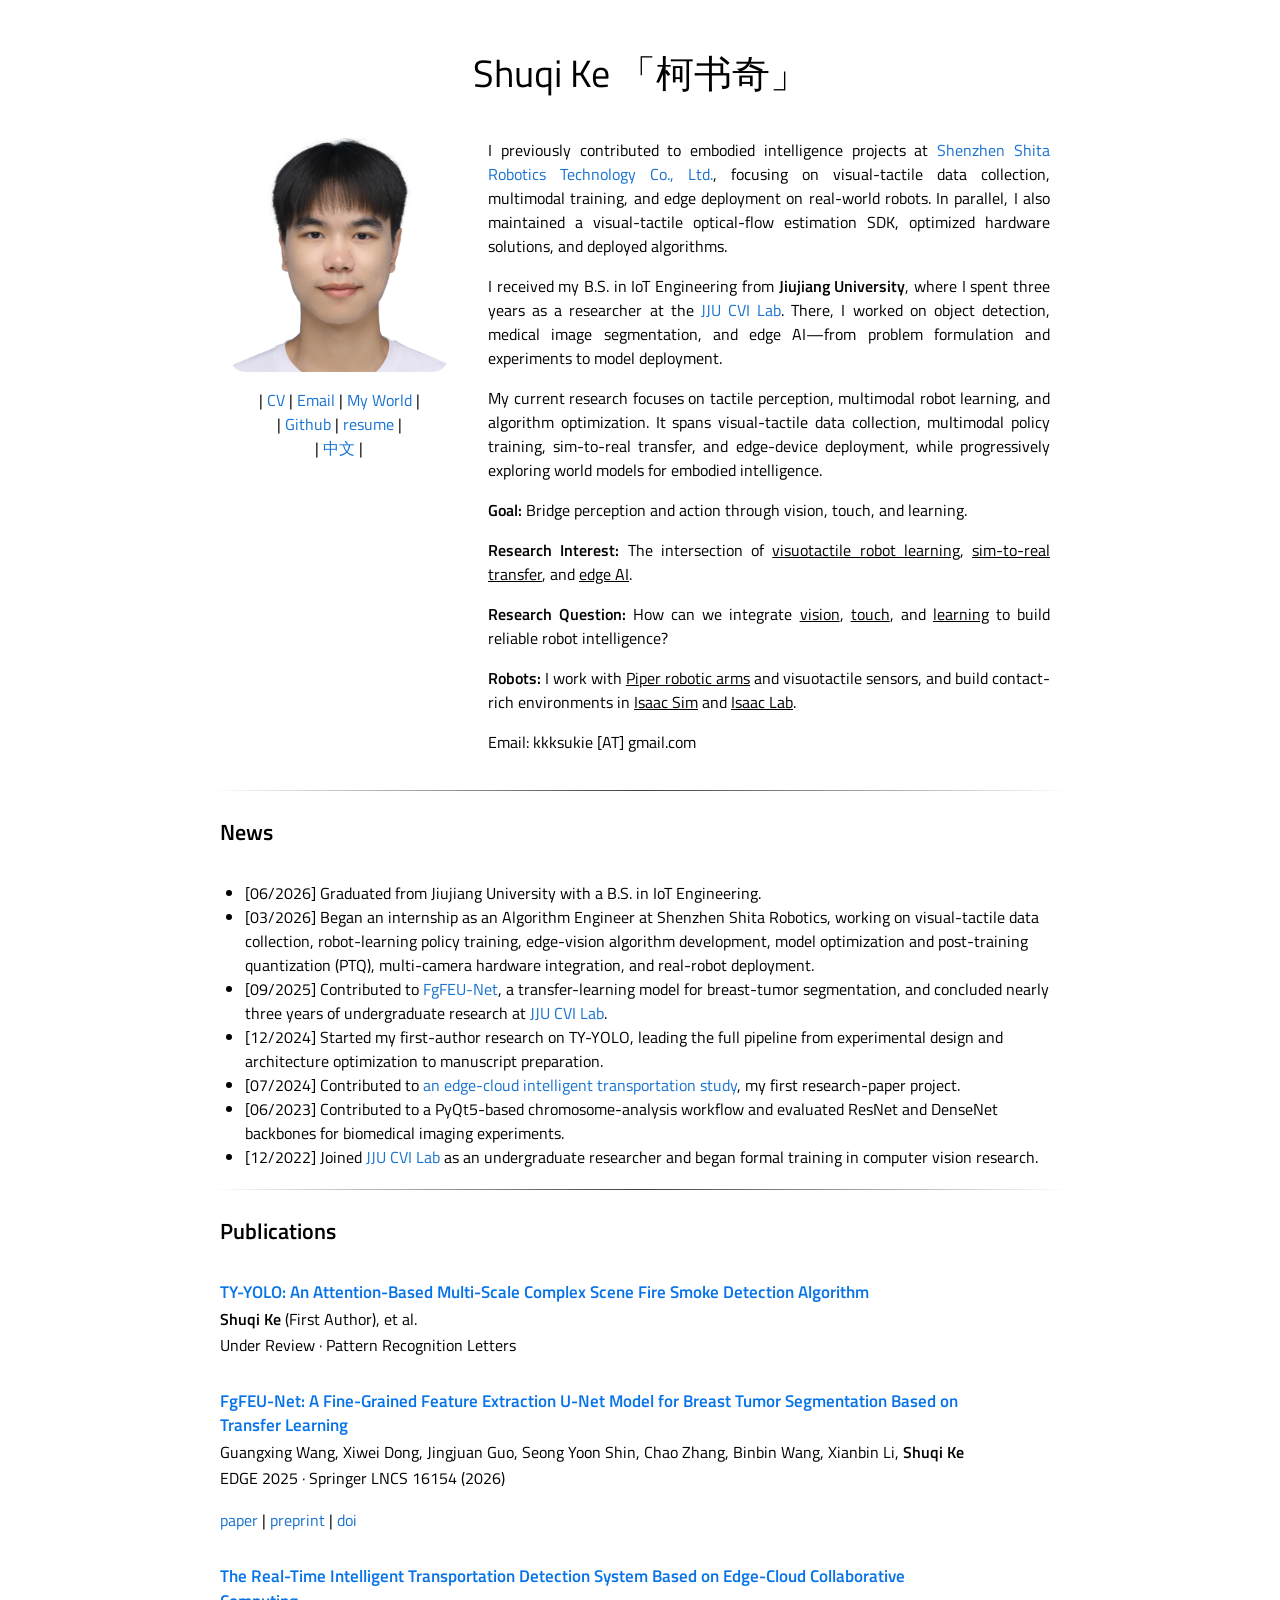
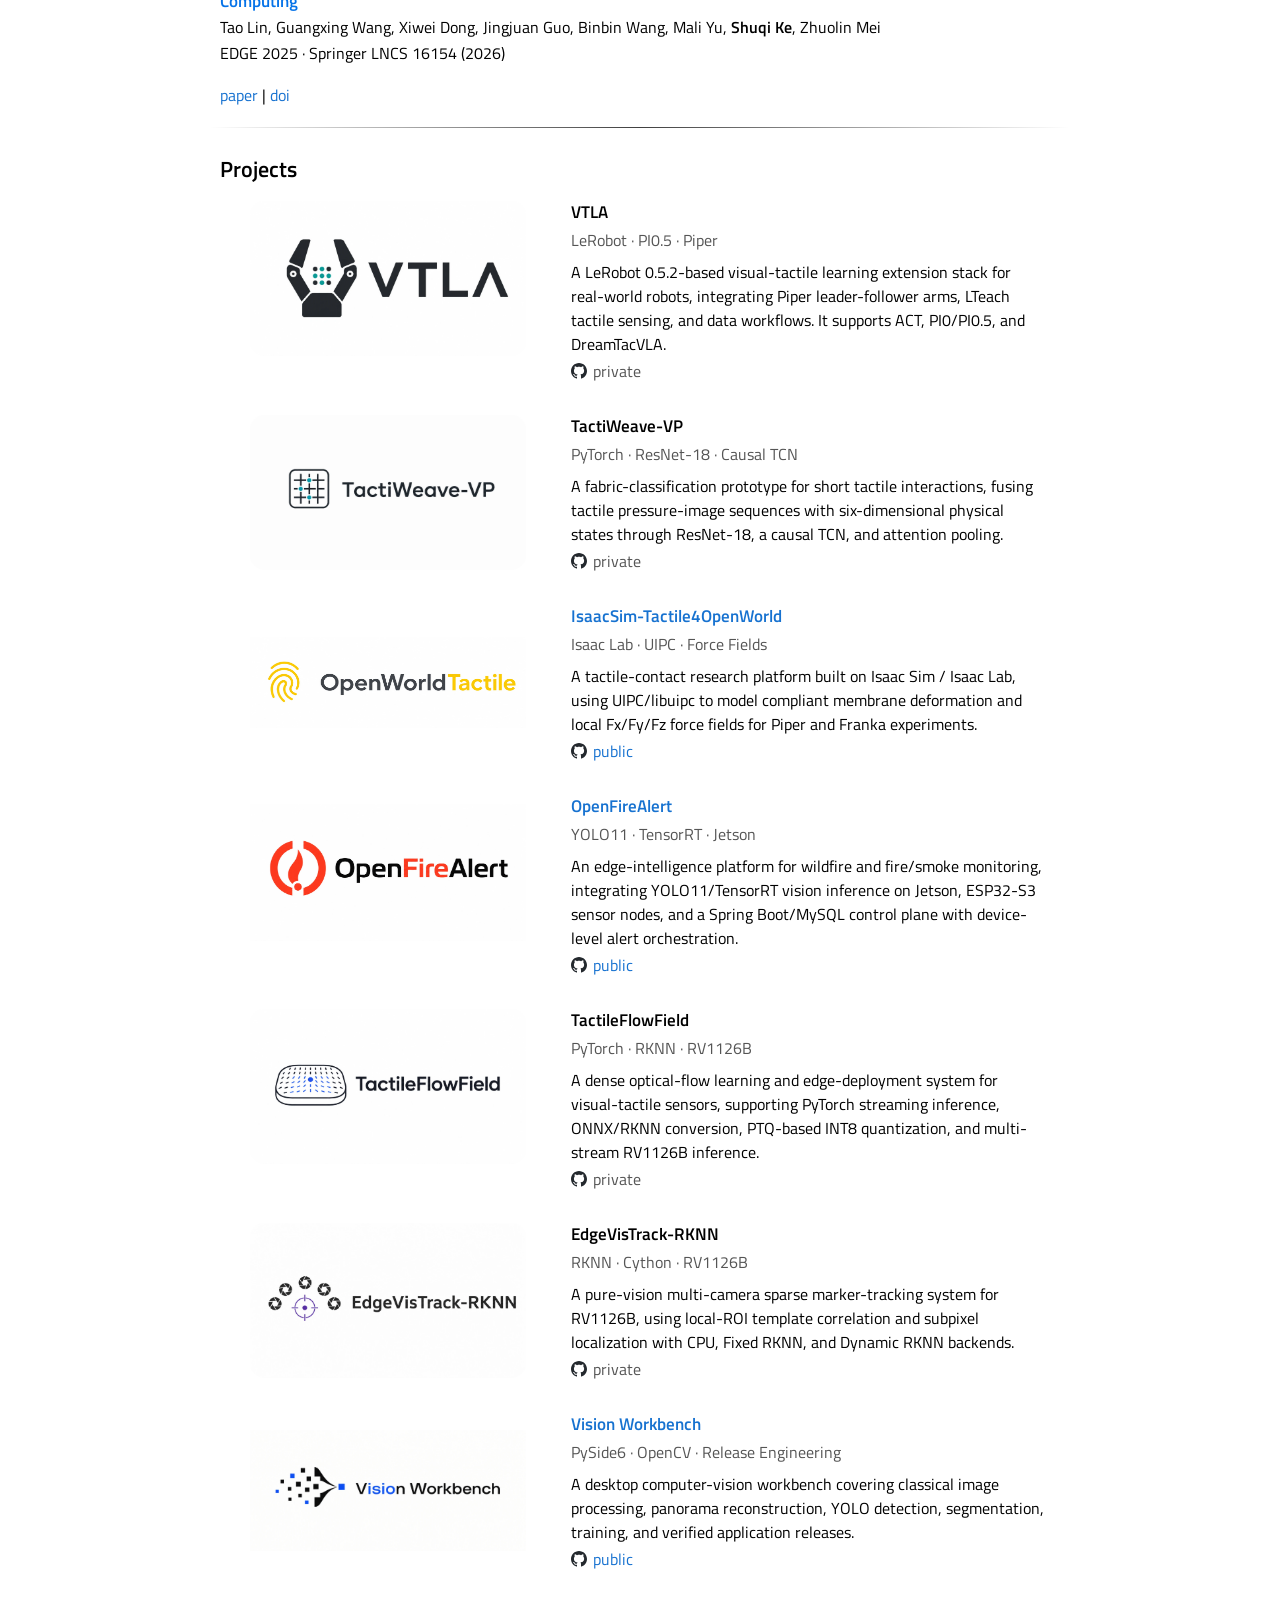
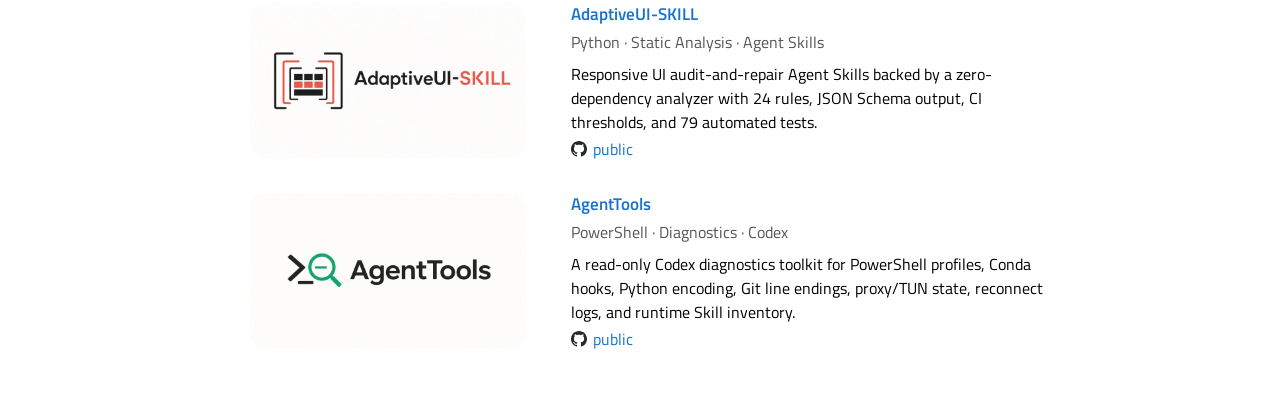
<file: index.html>
<!DOCTYPE html>
<html lang="en">
<head>
  <meta charset="UTF-8" />
  <meta name="viewport" content="width=device-width, initial-scale=1.0" />
  <meta
    name="description"
    content="Shuqi Ke — robot learning, visuotactile sensing, and edge AI."
  />
  <title>Shuqi Ke</title>
  <link rel="stylesheet" href="css/index.css" />
</head>
<body>
  <a class="skip-link" href="#profile">Skip to profile</a>

  <table class="page-shell" role="presentation">
    <tr>
      <td>
        <main id="profile">
          <h1 class="page-heading">Shuqi Ke <span lang="zh-CN">「柯书奇」</span></h1>

          <table class="profile-table" role="presentation">
            <tr>
              <td class="profile-media" valign="top">
                <img
                  class="profile-photo"
                  src="assets/avatar.jpg"
                  alt="Portrait of Shuqi Ke"
                />

                <nav class="profile-links" aria-label="Profile links">
                  |
                  <details class="cv-menu">
                    <summary>CV</summary>
                    <ul class="cv-options" aria-label="Choose CV language">
                      <li>
                        <a href="Profile-latex-ksq/output/pdf/ksq-cv.pdf" lang="en-US">en-US</a>
                      </li>
                      <li>
                        <a href="Profile-latex-ksq_cn/output/pdf/ksq-cv-cn.pdf" lang="zh-CN">简体中文</a>
                      </li>
                    </ul>
                  </details>
                  |
                  <a href="mailto:kkksukie@gmail.com">Email</a> |
                  <a href="ksukie-world.html">My World</a> |
                  <br />
                  | <a href="https://github.com/ksukie">Github</a> |
                  <a href="resume.html">resume</a> |
                  <br />
                  | <a href="index_cn.html" lang="zh-CN" data-same-tab>中文</a> |
                </nav>
              </td>

              <td class="profile-copy" valign="top">
                <p>
                  I previously contributed to embodied intelligence projects at
                  <a href="#" aria-disabled="true">Shenzhen Shita Robotics Technology Co., Ltd.</a>,
                  focusing on visual-tactile data collection, multimodal training,
                  and edge deployment on real-world robots. In parallel, I also
                  maintained a visual-tactile optical-flow estimation SDK,
                  optimized hardware solutions, and deployed algorithms.
                </p>

                <p>
                  I received my B.S. in IoT Engineering from
                  <strong>Jiujiang University</strong>,
                  where I spent three years as a researcher at the
                  <a
                    href="https://xxxy.jju.edu.cn/info/1025/1168.htm"
                    target="_blank"
                    rel="noreferrer"
                  >JJU CVI Lab</a>. There, I worked
                  on object detection, medical image segmentation, and edge AI—from
                  problem formulation and experiments to model deployment.
                </p>

                <p>
                  My current research focuses on tactile perception, multimodal
                  robot learning, and algorithm optimization. It spans
                  visual-tactile data collection, multimodal policy training,
                  sim-to-real transfer, and edge-device deployment, while
                  progressively exploring world models for embodied intelligence.
                </p>

                <p>
                  <strong>Goal:</strong>
                  Bridge perception and action through vision, touch, and learning.
                </p>
                <p>
                  <strong>Research Interest:</strong>
                  The intersection of <u>visuotactile robot learning</u>,
                  <u>sim-to-real transfer</u>, and <u>edge AI</u>.
                </p>
                <p>
                  <strong>Research Question:</strong>
                  How can we integrate <u>vision</u>, <u>touch</u>, and
                  <u>learning</u> to build reliable robot intelligence?
                </p>
                <p>
                  <strong>Robots:</strong>
                  I work with <u>Piper robotic arms</u> and visuotactile sensors,
                  and build contact-rich environments in
                  <u>Isaac Sim</u> and <u>Isaac Lab</u>.
                </p>

                <p class="contact">Email: kkksukie [AT] gmail.com</p>
              </td>
            </tr>
          </table>

          <hr />

          <section class="news-preview" aria-labelledby="news-title">
            <h2 id="news-title">News</h2>
            <ul class="news-list">
              <li>
                [06/2026] Graduated from Jiujiang University with a B.S. in
                IoT Engineering.
              </li>
              <li>
                [03/2026] Began an internship as an Algorithm Engineer at
                Shenzhen Shita Robotics, working on visual-tactile data
                collection, robot-learning policy training, edge-vision
                algorithm development, model optimization and post-training
                quantization (PTQ),
                multi-camera hardware integration, and real-robot deployment.
              </li>
              <li>
                [09/2025] Contributed to
                <a
                  href="https://link.springer.com/chapter/10.1007/978-3-032-06307-6_4"
                  target="_blank"
                  rel="noreferrer"
                >FgFEU-Net</a>, a transfer-learning model for breast-tumor
                segmentation, and concluded nearly three years of undergraduate
                research at
                <a
                  href="https://xxxy.jju.edu.cn/info/1025/1168.htm"
                  target="_blank"
                  rel="noreferrer"
                >JJU CVI Lab</a>.
              </li>
              <li>
                [12/2024] Started my first-author research on TY-YOLO, leading
                the full pipeline from experimental design and architecture
                optimization to manuscript preparation.
              </li>
              <li>
                [07/2024] Contributed to
                <a
                  href="https://link.springer.com/chapter/10.1007/978-3-032-06307-6_7"
                  target="_blank"
                  rel="noreferrer"
                >an edge-cloud intelligent transportation study</a>, my first
                research-paper project.
              </li>
              <li>
                [06/2023] Contributed to a PyQt5-based chromosome-analysis
                workflow and evaluated ResNet and DenseNet backbones for
                biomedical imaging experiments.
              </li>
              <li>
                [12/2022] Joined
                <a
                  href="https://xxxy.jju.edu.cn/info/1025/1168.htm"
                  target="_blank"
                  rel="noreferrer"
                >JJU CVI Lab</a> as an undergraduate researcher and
                began formal training in computer vision research.
              </li>
            </ul>
          </section>

          <hr />

          <section
            class="publications-section"
            aria-labelledby="publications-title"
          >
            <h2 id="publications-title">Publications</h2>

            <article class="paper-entry">
              <h3 class="paper-title">
                TY-YOLO: An Attention-Based Multi-Scale Complex Scene Fire
                Smoke Detection Algorithm
              </h3>
              <p class="paper-authors">
                <strong>Shuqi Ke</strong> (First Author), et al.
              </p>
              <p class="paper-venue">Under Review · Pattern Recognition Letters</p>
            </article>

            <article class="paper-entry">
              <h3 class="paper-title">
                <a
                  href="https://link.springer.com/chapter/10.1007/978-3-032-06307-6_4"
                  target="_blank"
                  rel="noreferrer"
                >FgFEU-Net: A Fine-Grained Feature Extraction U-Net Model for
                  Breast Tumor Segmentation Based on Transfer Learning</a>
              </h3>
              <p class="paper-authors">
                Guangxing Wang, Xiwei Dong, Jingjuan Guo, Seong Yoon Shin, Chao
                Zhang, Binbin Wang, Xianbin Li, <strong>Shuqi Ke</strong>
              </p>
              <p class="paper-venue">
                EDGE 2025 · Springer LNCS 16154 (2026)
              </p>
              <p class="paper-links">
                <a
                  href="https://link.springer.com/chapter/10.1007/978-3-032-06307-6_4"
                  target="_blank"
                  rel="noreferrer"
                >paper</a>
                |
                <a
                  href="https://www.preprints.org/manuscript/202506.1600"
                  target="_blank"
                  rel="noreferrer"
                >preprint</a>
                |
                <a
                  href="https://doi.org/10.1007/978-3-032-06307-6_4"
                  target="_blank"
                  rel="noreferrer"
                >doi</a>
              </p>
            </article>

            <article class="paper-entry">
              <h3 class="paper-title">
                <a
                  href="https://link.springer.com/chapter/10.1007/978-3-032-06307-6_7"
                  target="_blank"
                  rel="noreferrer"
                >The Real-Time Intelligent Transportation Detection System
                  Based on Edge-Cloud Collaborative Computing</a>
              </h3>
              <p class="paper-authors">
                Tao Lin, Guangxing Wang, Xiwei Dong, Jingjuan Guo, Binbin Wang,
                Mali Yu, <strong>Shuqi Ke</strong>, Zhuolin Mei
              </p>
              <p class="paper-venue">
                EDGE 2025 · Springer LNCS 16154 (2026)
              </p>
              <p class="paper-links">
                <a
                  href="https://link.springer.com/chapter/10.1007/978-3-032-06307-6_7"
                  target="_blank"
                  rel="noreferrer"
                >paper</a>
                |
                <a
                  href="https://doi.org/10.1007/978-3-032-06307-6_7"
                  target="_blank"
                  rel="noreferrer"
                >doi</a>
              </p>
            </article>
          </section>

          <hr />

          <section class="projects-section" aria-labelledby="projects-title">
            <h2 id="projects-title">Projects</h2>

            <article class="publication-entry">
              <div class="publication-media">
                <img
                  class="repo-image"
                  src="assets/index/vtla.webp"
                  alt="Visual-tactile robot-learning system illustration"
                  width="1672"
                  height="941"
                />
              </div>
              <div class="publication-copy">
                <h3 class="repo-title">VTLA</h3>
                <p class="repo-tech">LeRobot · PI0.5 · Piper</p>
                <p class="repo-description">
                  A LeRobot 0.5.2-based visual-tactile learning extension stack for
                  real-world robots, integrating Piper leader-follower arms, LTeach
                  tactile sensing, and data workflows. It supports ACT, PI0/PI0.5,
                  and DreamTacVLA.
                </p>
                <p class="repo-access repo-private">
                  <img
                    src="assets/vendor/github/favicon.svg"
                    alt=""
                    aria-hidden="true"
                  />
                  <span>private</span>
                </p>
              </div>
            </article>

            <article class="publication-entry">
              <div class="publication-media">
                <img
                  class="repo-image"
                  src="assets/index/tacti-weave-vp.webp"
                  alt="Tactile sensor illustration for visual-physical temporal fusion"
                  width="1600"
                  height="900"
                />
              </div>
              <div class="publication-copy">
                <h3 class="repo-title">TactiWeave-VP</h3>
                <p class="repo-tech">PyTorch · ResNet-18 · Causal TCN</p>
                <p class="repo-description">
                  A fabric-classification prototype for short tactile interactions,
                  fusing tactile pressure-image sequences with six-dimensional
                  physical states through ResNet-18, a causal TCN, and attention
                  pooling.
                </p>
                <p class="repo-access repo-private">
                  <img
                    src="assets/vendor/github/favicon.svg"
                    alt=""
                    aria-hidden="true"
                  />
                  <span>private</span>
                </p>
              </div>
            </article>

            <article class="publication-entry">
              <div class="publication-media">
                <img
                  class="repo-image"
                  src="assets/index/openworld-tactile.webp"
                  alt="OpenWorldTactile logo"
                  width="2172"
                  height="724"
                />
              </div>
              <div class="publication-copy">
                <h3 class="repo-title">
                  <a
                    href="https://github.com/ksukie/IsaacSim-Tactile4OpenWorld"
                    target="_blank"
                    rel="noreferrer"
                  >IsaacSim-Tactile4OpenWorld</a>
                </h3>
                <p class="repo-tech">Isaac Lab · UIPC · Force Fields</p>
                <p class="repo-description">
                  A tactile-contact research platform built on Isaac Sim / Isaac
                  Lab, using UIPC/libuipc to model compliant membrane deformation
                  and local Fx/Fy/Fz force fields for Piper and Franka experiments.
                </p>
                <p class="repo-access">
                  <a
                    href="https://github.com/ksukie/IsaacSim-Tactile4OpenWorld"
                    target="_blank"
                    rel="noreferrer"
                  >
                    <img
                      src="assets/vendor/github/favicon.svg"
                      alt=""
                      aria-hidden="true"
                    />
                    <span>public</span>
                  </a>
                </p>
              </div>
            </article>

            <article class="publication-entry">
              <div class="publication-media">
                <img
                  class="repo-image"
                  src="assets/index/openfirealert.webp"
                  alt="OpenFireAlert logo"
                  width="1783"
                  height="882"
                />
              </div>
              <div class="publication-copy">
                <h3 class="repo-title">
                  <a
                    href="https://github.com/ksukie/OpenFireAlert"
                    target="_blank"
                    rel="noreferrer"
                  >OpenFireAlert</a>
                </h3>
                <p class="repo-tech">YOLO11 · TensorRT · Jetson</p>
                <p class="repo-description">
                  An edge-intelligence platform for wildfire and fire/smoke
                  monitoring, integrating YOLO11/TensorRT vision inference on
                  Jetson, ESP32-S3 sensor nodes, and a Spring Boot/MySQL control
                  plane with device-level alert orchestration.
                </p>
                <p class="repo-access">
                  <a
                    href="https://github.com/ksukie/OpenFireAlert"
                    target="_blank"
                    rel="noreferrer"
                  >
                    <img
                      src="assets/vendor/github/favicon.svg"
                      alt=""
                      aria-hidden="true"
                    />
                    <span>public</span>
                  </a>
                </p>
              </div>
            </article>

            <article class="publication-entry">
              <div class="publication-media">
                <img
                  class="repo-image"
                  src="assets/index/tactile-flow-field.webp"
                  alt="Visual-tactile dense optical-flow learning illustration"
                  width="1672"
                  height="941"
                />
              </div>
              <div class="publication-copy">
                <h3 class="repo-title">TactileFlowField</h3>
                <p class="repo-tech">PyTorch · RKNN · RV1126B</p>
                <p class="repo-description">
                  A dense optical-flow learning and edge-deployment system for
                  visual-tactile sensors, supporting PyTorch streaming inference,
                  ONNX/RKNN conversion, PTQ-based INT8 quantization, and multi-stream
                  RV1126B inference.
                </p>
                <p class="repo-access repo-private">
                  <img
                    src="assets/vendor/github/favicon.svg"
                    alt=""
                    aria-hidden="true"
                  />
                  <span>private</span>
                </p>
              </div>
            </article>

            <article class="publication-entry">
              <div class="publication-media">
                <img
                  class="repo-image"
                  src="assets/index/edge-vis-track-rknn.webp"
                  alt="Five-camera edge tracking system illustration"
                  width="1672"
                  height="941"
                />
              </div>
              <div class="publication-copy">
                <h3 class="repo-title">EdgeVisTrack-RKNN</h3>
                <p class="repo-tech">RKNN · Cython · RV1126B</p>
                <p class="repo-description">
                  A pure-vision multi-camera sparse marker-tracking system for
                  RV1126B, using local-ROI template correlation and subpixel
                  localization with CPU, Fixed RKNN, and Dynamic RKNN backends.
                </p>
                <p class="repo-access repo-private">
                  <img
                    src="assets/vendor/github/favicon.svg"
                    alt=""
                    aria-hidden="true"
                  />
                  <span>private</span>
                </p>
              </div>
            </article>

            <article class="publication-entry">
              <div class="publication-media">
                <img
                  class="repo-image"
                  src="assets/index/vision-workbench.webp"
                  alt="Vision Workbench logo"
                  width="1520"
                  height="665"
                />
              </div>
              <div class="publication-copy">
                <h3 class="repo-title">
                  <a
                    href="https://github.com/ksukie/Vision-WorkBench"
                    target="_blank"
                    rel="noreferrer"
                  >Vision Workbench</a>
                </h3>
                <p class="repo-tech">PySide6 · OpenCV · Release Engineering</p>
                <p class="repo-description">
                  A desktop computer-vision workbench covering classical image
                  processing, panorama reconstruction, YOLO detection,
                  segmentation, training, and verified application releases.
                </p>
                <p class="repo-access">
                  <a
                    href="https://github.com/ksukie/Vision-WorkBench"
                    target="_blank"
                    rel="noreferrer"
                  >
                    <img
                      src="assets/vendor/github/favicon.svg"
                      alt=""
                      aria-hidden="true"
                    />
                    <span>public</span>
                  </a>
                </p>
              </div>
            </article>

            <article class="publication-entry">
              <div class="publication-media">
                <img
                  class="repo-image"
                  src="assets/index/adaptive-ui-skill.webp"
                  alt="Responsive interface audit and repair illustration"
                  width="1672"
                  height="941"
                />
              </div>
              <div class="publication-copy">
                <h3 class="repo-title">
                  <a
                    href="https://github.com/ksukie/AdaptiveUI-SKILL"
                    target="_blank"
                    rel="noreferrer"
                  >AdaptiveUI-SKILL</a>
                </h3>
                <p class="repo-tech">Python · Static Analysis · Agent Skills</p>
                <p class="repo-description">
                  Responsive UI audit-and-repair Agent Skills backed by a
                  zero-dependency analyzer with 24 rules, JSON Schema output, CI
                  thresholds, and 79 automated tests.
                </p>
                <p class="repo-access">
                  <a
                    href="https://github.com/ksukie/AdaptiveUI-SKILL"
                    target="_blank"
                    rel="noreferrer"
                  >
                    <img
                      src="assets/vendor/github/favicon.svg"
                      alt=""
                      aria-hidden="true"
                    />
                    <span>public</span>
                  </a>
                </p>
              </div>
            </article>

            <article class="publication-entry">
              <div class="publication-media">
                <img
                  class="repo-image"
                  src="assets/index/agent-tools.webp"
                  alt="Cross-platform diagnostics toolkit illustration"
                  width="1672"
                  height="941"
                />
              </div>
              <div class="publication-copy">
                <h3 class="repo-title">
                  <a
                    href="https://github.com/ksukie/AgentTools"
                    target="_blank"
                    rel="noreferrer"
                  >AgentTools</a>
                </h3>
                <p class="repo-tech">PowerShell · Diagnostics · Codex</p>
                <p class="repo-description">
                  A read-only Codex diagnostics toolkit for PowerShell profiles,
                  Conda hooks, Python encoding, Git line endings, proxy/TUN
                  state, reconnect logs, and runtime Skill inventory.
                </p>
                <p class="repo-access">
                  <a
                    href="https://github.com/ksukie/AgentTools"
                    target="_blank"
                    rel="noreferrer"
                  >
                    <img
                      src="assets/vendor/github/favicon.svg"
                      alt=""
                      aria-hidden="true"
                    />
                    <span>public</span>
                  </a>
                </p>
              </div>
            </article>
          </section>
        </main>
      </td>
    </tr>
  </table>

  <script src="js/index.js"></script>
</body>
</html>
</file>
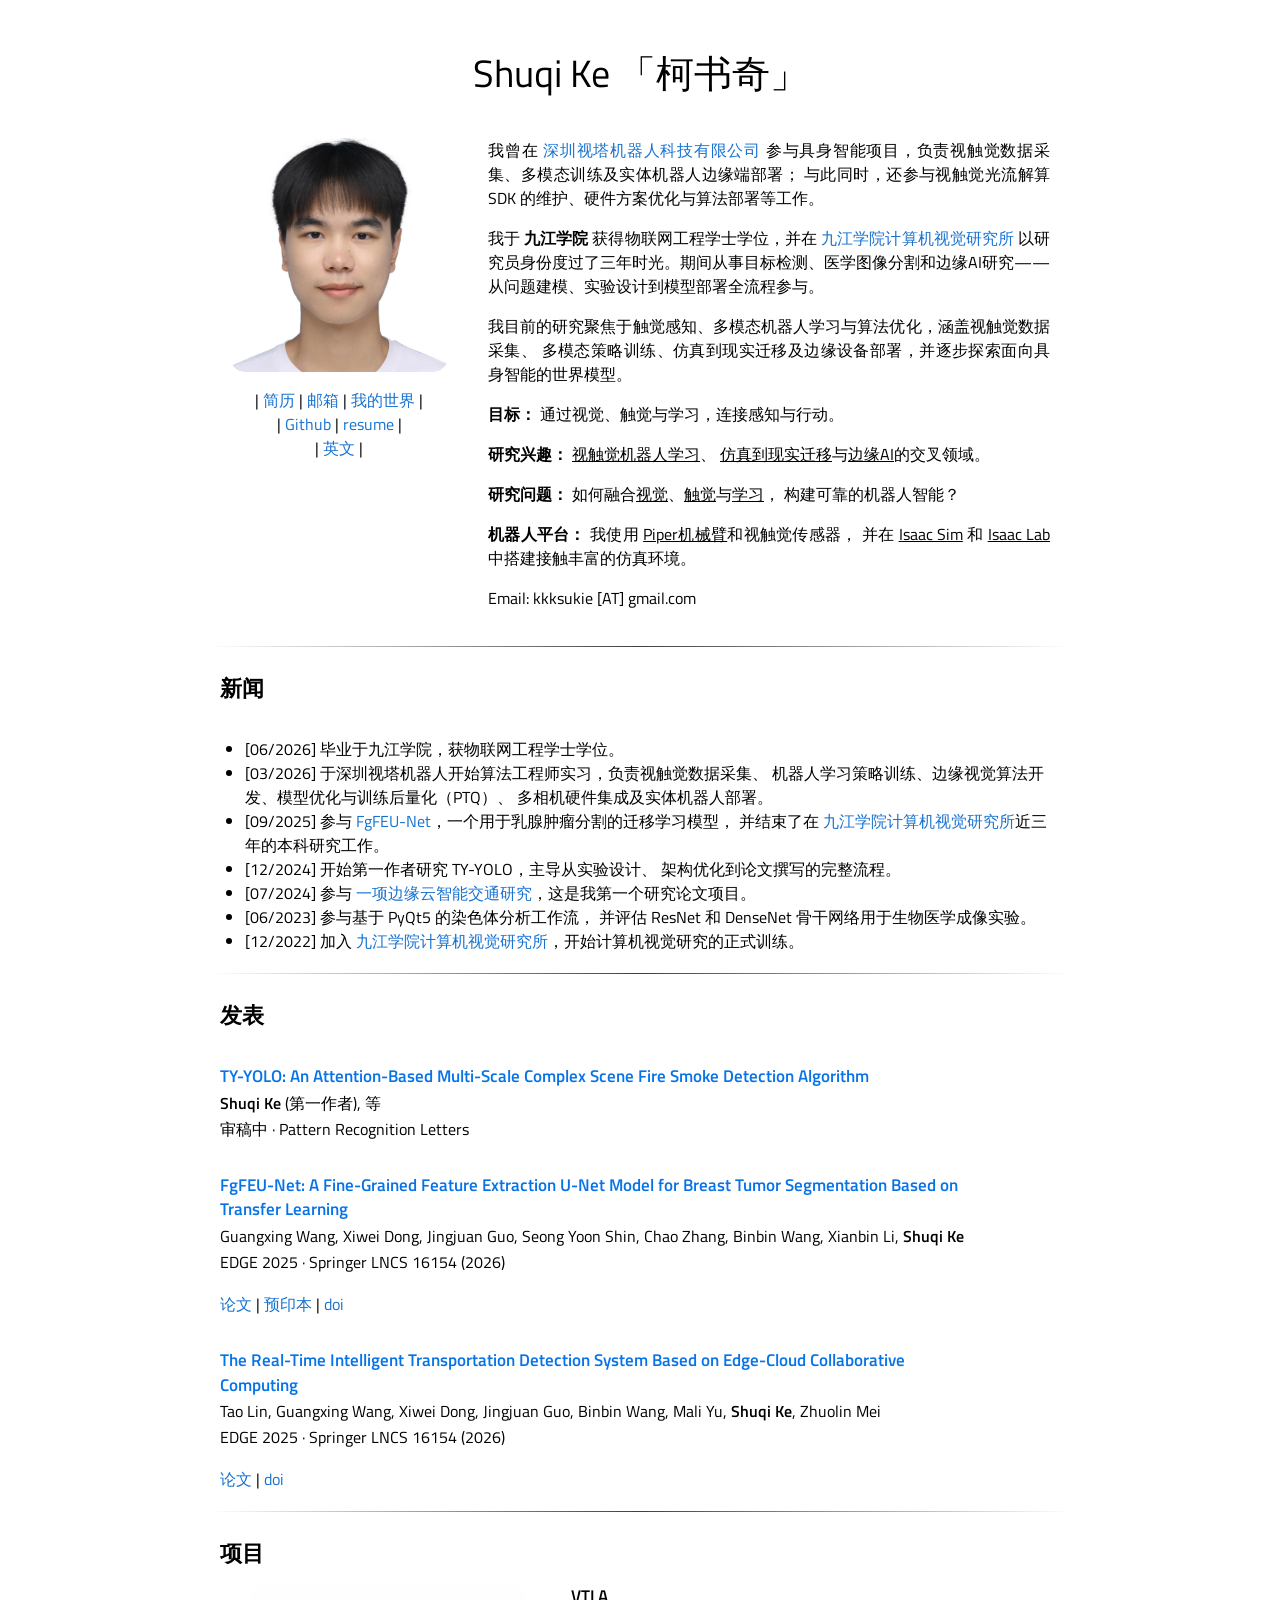
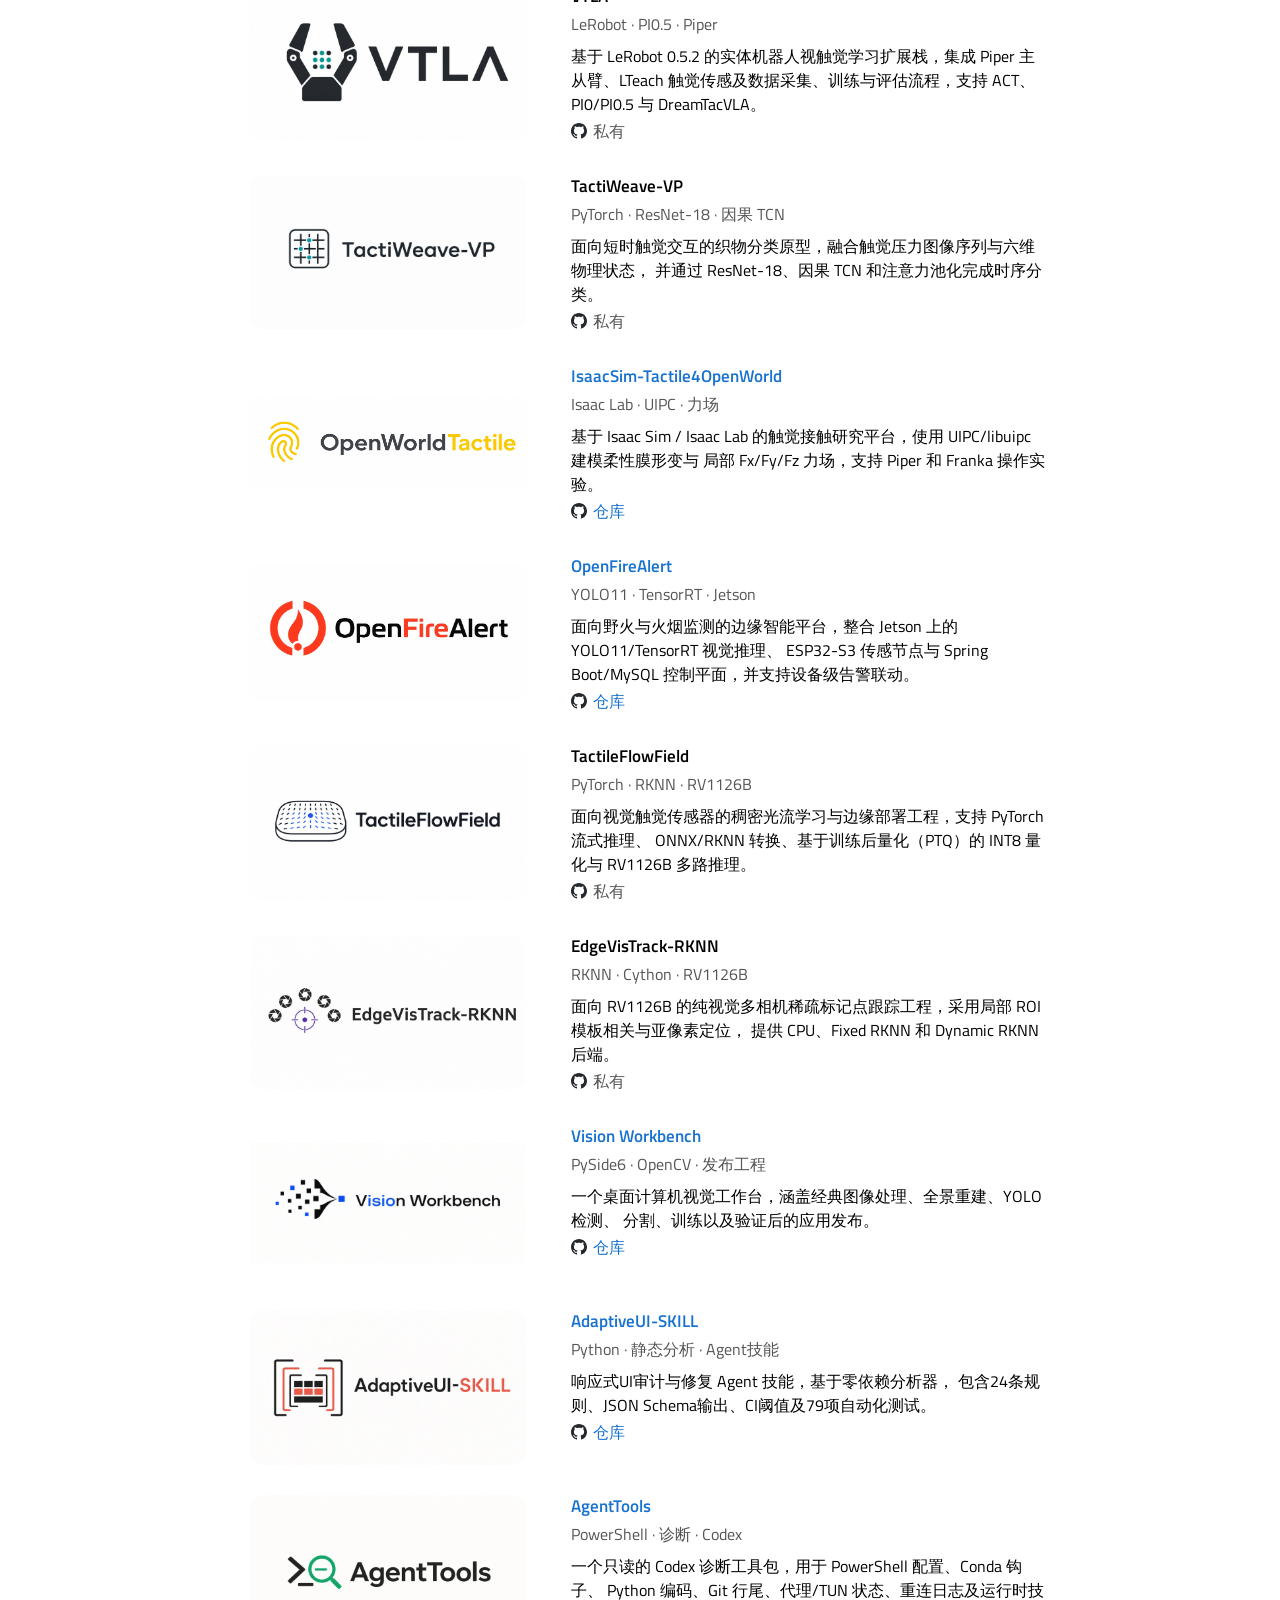
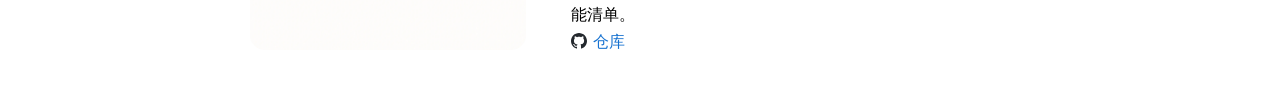
<file: index_cn.html>
<!DOCTYPE html>
<html lang="zh-CN">
<head>
  <meta charset="UTF-8" />
  <meta name="viewport" content="width=device-width, initial-scale=1.0" />
  <meta
    name="description"
    content="柯书奇 — 机器人学习、视触觉传感与边缘AI"
  />
  <title>Shuqi Ke - CN</title>
  <link rel="stylesheet" href="css/index.css" />
</head>
<body>
  <a class="skip-link" href="#profile">跳转到简介</a>

  <table class="page-shell" role="presentation">
    <tr>
      <td>
        <main id="profile">
          <h1 class="page-heading">Shuqi Ke <span lang="zh-CN">「柯书奇」</span></h1>

          <table class="profile-table" role="presentation">
            <tr>
              <td class="profile-media" valign="top">
                <img
                  class="profile-photo"
                  src="assets/avatar.jpg"
                  alt="柯书奇的照片"
                />

                <nav class="profile-links" aria-label="个人链接">
                  |
                  <details class="cv-menu">
                    <summary>简历</summary>
                    <ul class="cv-options" aria-label="选择简历语言">
                      <li>
                        <a href="Profile-latex-ksq/output/pdf/ksq-cv.pdf" lang="en-US">en-US</a>
                      </li>
                      <li>
                        <a href="Profile-latex-ksq_cn/output/pdf/ksq-cv-cn.pdf" lang="zh-CN">简体中文</a>
                      </li>
                    </ul>
                  </details>
                  |
                  <a href="mailto:kkksukie@gmail.com">邮箱</a> |
                  <a href="ksukie-world.html">我的世界</a> |
                  <br />
                  | <a href="https://github.com/ksukie">Github</a> |
                  <a href="resume.html">resume</a> |
                  <br />
                  | <a href="index.html" lang="en" data-same-tab>英文</a> |
                </nav>
              </td>

              <td class="profile-copy" valign="top">
                <p>
                  我曾在
                  <a href="#" aria-disabled="true">深圳视塔机器人科技有限公司</a>
                  参与具身智能项目，负责视触觉数据采集、多模态训练及实体机器人边缘端部署；
                  与此同时，还参与视触觉光流解算 SDK 的维护、硬件方案优化与算法部署等工作。
                </p>

                <p>
                  我于
                  <strong>九江学院</strong>
                  获得物联网工程学士学位，并在
                  <a
                    href="https://xxxy.jju.edu.cn/info/1025/1168.htm"
                    target="_blank"
                    rel="noreferrer"
                  >九江学院计算机视觉研究所</a>
                  以研究员身份度过了三年时光。期间从事目标检测、医学图像分割和边缘AI研究——从问题建模、实验设计到模型部署全流程参与。
                </p>

                <p>
                  我目前的研究聚焦于触觉感知、多模态机器人学习与算法优化，涵盖视触觉数据采集、
                  多模态策略训练、仿真到现实迁移及边缘设备部署，并逐步探索面向具身智能的世界模型。
                </p>

                <p>
                  <strong>目标：</strong>
                  通过视觉、触觉与学习，连接感知与行动。
                </p>
                <p>
                  <strong>研究兴趣：</strong>
                  <u>视触觉机器人学习</u>、
                  <u>仿真到现实迁移</u>与<u>边缘AI</u>的交叉领域。
                </p>
                <p>
                  <strong>研究问题：</strong>
                  如何融合<u>视觉</u>、<u>触觉</u>与<u>学习</u>，
                  构建可靠的机器人智能？
                </p>
                <p>
                  <strong>机器人平台：</strong>
                  我使用 <u>Piper机械臂</u>和视触觉传感器，
                  并在 <u>Isaac Sim</u> 和 <u>Isaac Lab</u> 中搭建接触丰富的仿真环境。
                </p>

                <p class="contact">Email: kkksukie [AT] gmail.com</p>
              </td>
            </tr>
          </table>

          <hr />

          <section class="news-preview" aria-labelledby="news-title">
            <h2 id="news-title">新闻</h2>
            <ul class="news-list">
              <li>
                [06/2026] 毕业于九江学院，获物联网工程学士学位。
              </li>
              <li>
                [03/2026] 于深圳视塔机器人开始算法工程师实习，负责视触觉数据采集、
                机器人学习策略训练、边缘视觉算法开发、模型优化与训练后量化（PTQ）、
                多相机硬件集成及实体机器人部署。
              </li>
              <li>
                [09/2025] 参与
                <a
                  href="https://link.springer.com/chapter/10.1007/978-3-032-06307-6_4"
                  target="_blank"
                  rel="noreferrer"
                >FgFEU-Net</a>，一个用于乳腺肿瘤分割的迁移学习模型，
                并结束了在
                <a
                  href="https://xxxy.jju.edu.cn/info/1025/1168.htm"
                  target="_blank"
                  rel="noreferrer"
                >九江学院计算机视觉研究所</a>近三年的本科研究工作。
              </li>
              <li>
                [12/2024] 开始第一作者研究 TY-YOLO，主导从实验设计、
                架构优化到论文撰写的完整流程。
              </li>
              <li>
                [07/2024] 参与
                <a
                  href="https://link.springer.com/chapter/10.1007/978-3-032-06307-6_7"
                  target="_blank"
                  rel="noreferrer"
                >一项边缘云智能交通研究</a>，这是我第一个研究论文项目。
              </li>
              <li>
                [06/2023] 参与基于 PyQt5 的染色体分析工作流，
                并评估 ResNet 和 DenseNet 骨干网络用于生物医学成像实验。
              </li>
              <li>
                [12/2022] 加入
                <a
                  href="https://xxxy.jju.edu.cn/info/1025/1168.htm"
                  target="_blank"
                  rel="noreferrer"
                >九江学院计算机视觉研究所</a>，开始计算机视觉研究的正式训练。
              </li>
            </ul>
          </section>

          <hr />

          <section
            class="publications-section"
            aria-labelledby="publications-title"
          >
            <h2 id="publications-title">发表</h2>

            <article class="paper-entry">
              <h3 class="paper-title">
                TY-YOLO: An Attention-Based Multi-Scale Complex Scene Fire
                Smoke Detection Algorithm
              </h3>
              <p class="paper-authors">
                <strong>Shuqi Ke</strong> (第一作者), 等
              </p>
              <p class="paper-venue">审稿中 · Pattern Recognition Letters</p>
            </article>

            <article class="paper-entry">
              <h3 class="paper-title">
                <a
                  href="https://link.springer.com/chapter/10.1007/978-3-032-06307-6_4"
                  target="_blank"
                  rel="noreferrer"
                >FgFEU-Net: A Fine-Grained Feature Extraction U-Net Model for
                  Breast Tumor Segmentation Based on Transfer Learning</a>
              </h3>
              <p class="paper-authors">
                Guangxing Wang, Xiwei Dong, Jingjuan Guo, Seong Yoon Shin, Chao
                Zhang, Binbin Wang, Xianbin Li, <strong>Shuqi Ke</strong>
              </p>
              <p class="paper-venue">
                EDGE 2025 · Springer LNCS 16154 (2026)
              </p>
              <p class="paper-links">
                <a
                  href="https://link.springer.com/chapter/10.1007/978-3-032-06307-6_4"
                  target="_blank"
                  rel="noreferrer"
                >论文</a>
                |
                <a
                  href="https://www.preprints.org/manuscript/202506.1600"
                  target="_blank"
                  rel="noreferrer"
                >预印本</a>
                |
                <a
                  href="https://doi.org/10.1007/978-3-032-06307-6_4"
                  target="_blank"
                  rel="noreferrer"
                >doi</a>
              </p>
            </article>

            <article class="paper-entry">
              <h3 class="paper-title">
                <a
                  href="https://link.springer.com/chapter/10.1007/978-3-032-06307-6_7"
                  target="_blank"
                  rel="noreferrer"
                >The Real-Time Intelligent Transportation Detection System
                  Based on Edge-Cloud Collaborative Computing</a>
              </h3>
              <p class="paper-authors">
                Tao Lin, Guangxing Wang, Xiwei Dong, Jingjuan Guo, Binbin Wang,
                Mali Yu, <strong>Shuqi Ke</strong>, Zhuolin Mei
              </p>
              <p class="paper-venue">
                EDGE 2025 · Springer LNCS 16154 (2026)
              </p>
              <p class="paper-links">
                <a
                  href="https://link.springer.com/chapter/10.1007/978-3-032-06307-6_7"
                  target="_blank"
                  rel="noreferrer"
                >论文</a>
                |
                <a
                  href="https://doi.org/10.1007/978-3-032-06307-6_7"
                  target="_blank"
                  rel="noreferrer"
                >doi</a>
              </p>
            </article>
          </section>

          <hr />

          <section class="projects-section" aria-labelledby="projects-title">
            <h2 id="projects-title">项目</h2>

            <article class="publication-entry">
              <div class="publication-media">
                <img
                  class="repo-image"
                  src="assets/index/vtla.webp"
                  alt="视触觉机器人学习系统示意图"
                  width="1672"
                  height="941"
                />
              </div>
              <div class="publication-copy">
                <h3 class="repo-title">VTLA</h3>
                <p class="repo-tech">LeRobot · PI0.5 · Piper</p>
                <p class="repo-description">
                  基于 LeRobot 0.5.2 的实体机器人视触觉学习扩展栈，集成 Piper 主从臂、LTeach
                  触觉传感及数据采集、训练与评估流程，支持 ACT、PI0/PI0.5 与 DreamTacVLA。
                </p>
                <p class="repo-access repo-private">
                  <img
                    src="assets/vendor/github/favicon.svg"
                    alt=""
                    aria-hidden="true"
                  />
                  <span>私有</span>
                </p>
              </div>
            </article>

            <article class="publication-entry">
              <div class="publication-media">
                <img
                  class="repo-image"
                  src="assets/index/tacti-weave-vp.webp"
                  alt="视觉—物理时序融合的触觉传感器示意图"
                  width="1600"
                  height="900"
                />
              </div>
              <div class="publication-copy">
                <h3 class="repo-title">TactiWeave-VP</h3>
                <p class="repo-tech">PyTorch · ResNet-18 · 因果 TCN</p>
                <p class="repo-description">
                  面向短时触觉交互的织物分类原型，融合触觉压力图像序列与六维物理状态，
                  并通过 ResNet-18、因果 TCN 和注意力池化完成时序分类。
                </p>
                <p class="repo-access repo-private">
                  <img
                    src="assets/vendor/github/favicon.svg"
                    alt=""
                    aria-hidden="true"
                  />
                  <span>私有</span>
                </p>
              </div>
            </article>

            <article class="publication-entry">
              <div class="publication-media">
                <img
                  class="repo-image"
                  src="assets/index/openworld-tactile.webp"
                  alt="OpenWorldTactile logo"
                  width="2172"
                  height="724"
                />
              </div>
              <div class="publication-copy">
                <h3 class="repo-title">
                  <a
                    href="https://github.com/ksukie/IsaacSim-Tactile4OpenWorld"
                    target="_blank"
                    rel="noreferrer"
                  >IsaacSim-Tactile4OpenWorld</a>
                </h3>
                <p class="repo-tech">Isaac Lab · UIPC · 力场</p>
                <p class="repo-description">
                  基于 Isaac Sim / Isaac Lab 的触觉接触研究平台，使用 UIPC/libuipc 建模柔性膜形变与
                  局部 Fx/Fy/Fz 力场，支持 Piper 和 Franka 操作实验。
                </p>
                <p class="repo-access">
                  <a
                    href="https://github.com/ksukie/IsaacSim-Tactile4OpenWorld"
                    target="_blank"
                    rel="noreferrer"
                  >
                    <img
                      src="assets/vendor/github/favicon.svg"
                      alt=""
                      aria-hidden="true"
                    />
                    <span>仓库</span>
                  </a>
                </p>
              </div>
            </article>

            <article class="publication-entry">
              <div class="publication-media">
                <img
                  class="repo-image"
                  src="assets/index/openfirealert.webp"
                  alt="OpenFireAlert logo"
                  width="1783"
                  height="882"
                />
              </div>
              <div class="publication-copy">
                <h3 class="repo-title">
                  <a
                    href="https://github.com/ksukie/OpenFireAlert"
                    target="_blank"
                    rel="noreferrer"
                  >OpenFireAlert</a>
                </h3>
                <p class="repo-tech">YOLO11 · TensorRT · Jetson</p>
                <p class="repo-description">
                  面向野火与火烟监测的边缘智能平台，整合 Jetson 上的 YOLO11/TensorRT 视觉推理、
                  ESP32-S3 传感节点与 Spring Boot/MySQL 控制平面，并支持设备级告警联动。
                </p>
                <p class="repo-access">
                  <a
                    href="https://github.com/ksukie/OpenFireAlert"
                    target="_blank"
                    rel="noreferrer"
                  >
                    <img
                      src="assets/vendor/github/favicon.svg"
                      alt=""
                      aria-hidden="true"
                    />
                    <span>仓库</span>
                  </a>
                </p>
              </div>
            </article>

            <article class="publication-entry">
              <div class="publication-media">
                <img
                  class="repo-image"
                  src="assets/index/tactile-flow-field.webp"
                  alt="视觉触觉稠密光流学习示意图"
                  width="1672"
                  height="941"
                />
              </div>
              <div class="publication-copy">
                <h3 class="repo-title">TactileFlowField</h3>
                <p class="repo-tech">PyTorch · RKNN · RV1126B</p>
                <p class="repo-description">
                  面向视觉触觉传感器的稠密光流学习与边缘部署工程，支持 PyTorch 流式推理、
                  ONNX/RKNN 转换、基于训练后量化（PTQ）的 INT8 量化与 RV1126B 多路推理。
                </p>
                <p class="repo-access repo-private">
                  <img
                    src="assets/vendor/github/favicon.svg"
                    alt=""
                    aria-hidden="true"
                  />
                  <span>私有</span>
                </p>
              </div>
            </article>

            <article class="publication-entry">
              <div class="publication-media">
                <img
                  class="repo-image"
                  src="assets/index/edge-vis-track-rknn.webp"
                  alt="五相机边缘跟踪系统示意图"
                  width="1672"
                  height="941"
                />
              </div>
              <div class="publication-copy">
                <h3 class="repo-title">EdgeVisTrack-RKNN</h3>
                <p class="repo-tech">RKNN · Cython · RV1126B</p>
                <p class="repo-description">
                  面向 RV1126B 的纯视觉多相机稀疏标记点跟踪工程，采用局部 ROI 模板相关与亚像素定位，
                  提供 CPU、Fixed RKNN 和 Dynamic RKNN 后端。
                </p>
                <p class="repo-access repo-private">
                  <img
                    src="assets/vendor/github/favicon.svg"
                    alt=""
                    aria-hidden="true"
                  />
                  <span>私有</span>
                </p>
              </div>
            </article>

            <article class="publication-entry">
              <div class="publication-media">
                <img
                  class="repo-image"
                  src="assets/index/vision-workbench.webp"
                  alt="Vision Workbench logo"
                  width="1520"
                  height="665"
                />
              </div>
              <div class="publication-copy">
                <h3 class="repo-title">
                  <a
                    href="https://github.com/ksukie/Vision-WorkBench"
                    target="_blank"
                    rel="noreferrer"
                  >Vision Workbench</a>
                </h3>
                <p class="repo-tech">PySide6 · OpenCV · 发布工程</p>
                <p class="repo-description">
                  一个桌面计算机视觉工作台，涵盖经典图像处理、全景重建、YOLO检测、
                  分割、训练以及验证后的应用发布。
                </p>
                <p class="repo-access">
                  <a
                    href="https://github.com/ksukie/Vision-WorkBench"
                    target="_blank"
                    rel="noreferrer"
                  >
                    <img
                      src="assets/vendor/github/favicon.svg"
                      alt=""
                      aria-hidden="true"
                    />
                    <span>仓库</span>
                  </a>
                </p>
              </div>
            </article>

            <article class="publication-entry">
              <div class="publication-media">
                <img
                  class="repo-image"
                  src="assets/index/adaptive-ui-skill.webp"
                  alt="响应式界面审计与修复示意图"
                  width="1672"
                  height="941"
                />
              </div>
              <div class="publication-copy">
                <h3 class="repo-title">
                  <a
                    href="https://github.com/ksukie/AdaptiveUI-SKILL"
                    target="_blank"
                    rel="noreferrer"
                  >AdaptiveUI-SKILL</a>
                </h3>
                <p class="repo-tech">Python · 静态分析 · Agent技能</p>
                <p class="repo-description">
                  响应式UI审计与修复 Agent 技能，基于零依赖分析器，
                  包含24条规则、JSON Schema输出、CI阈值及79项自动化测试。
                </p>
                <p class="repo-access">
                  <a
                    href="https://github.com/ksukie/AdaptiveUI-SKILL"
                    target="_blank"
                    rel="noreferrer"
                  >
                    <img
                      src="assets/vendor/github/favicon.svg"
                      alt=""
                      aria-hidden="true"
                    />
                    <span>仓库</span>
                  </a>
                </p>
              </div>
            </article>

            <article class="publication-entry">
              <div class="publication-media">
                <img
                  class="repo-image"
                  src="assets/index/agent-tools.webp"
                  alt="跨平台诊断工具包示意图"
                  width="1672"
                  height="941"
                />
              </div>
              <div class="publication-copy">
                <h3 class="repo-title">
                  <a
                    href="https://github.com/ksukie/AgentTools"
                    target="_blank"
                    rel="noreferrer"
                  >AgentTools</a>
                </h3>
                <p class="repo-tech">PowerShell · 诊断 · Codex</p>
                <p class="repo-description">
                  一个只读的 Codex 诊断工具包，用于 PowerShell 配置、Conda 钩子、
                  Python 编码、Git 行尾、代理/TUN 状态、重连日志及运行时技能清单。
                </p>
                <p class="repo-access">
                  <a
                    href="https://github.com/ksukie/AgentTools"
                    target="_blank"
                    rel="noreferrer"
                  >
                    <img
                      src="assets/vendor/github/favicon.svg"
                      alt=""
                      aria-hidden="true"
                    />
                    <span>仓库</span>
                  </a>
                </p>
              </div>
            </article>
          </section>
        </main>
      </td>
    </tr>
  </table>

  <script src="js/index.js"></script>
</body>
</html>
</file>
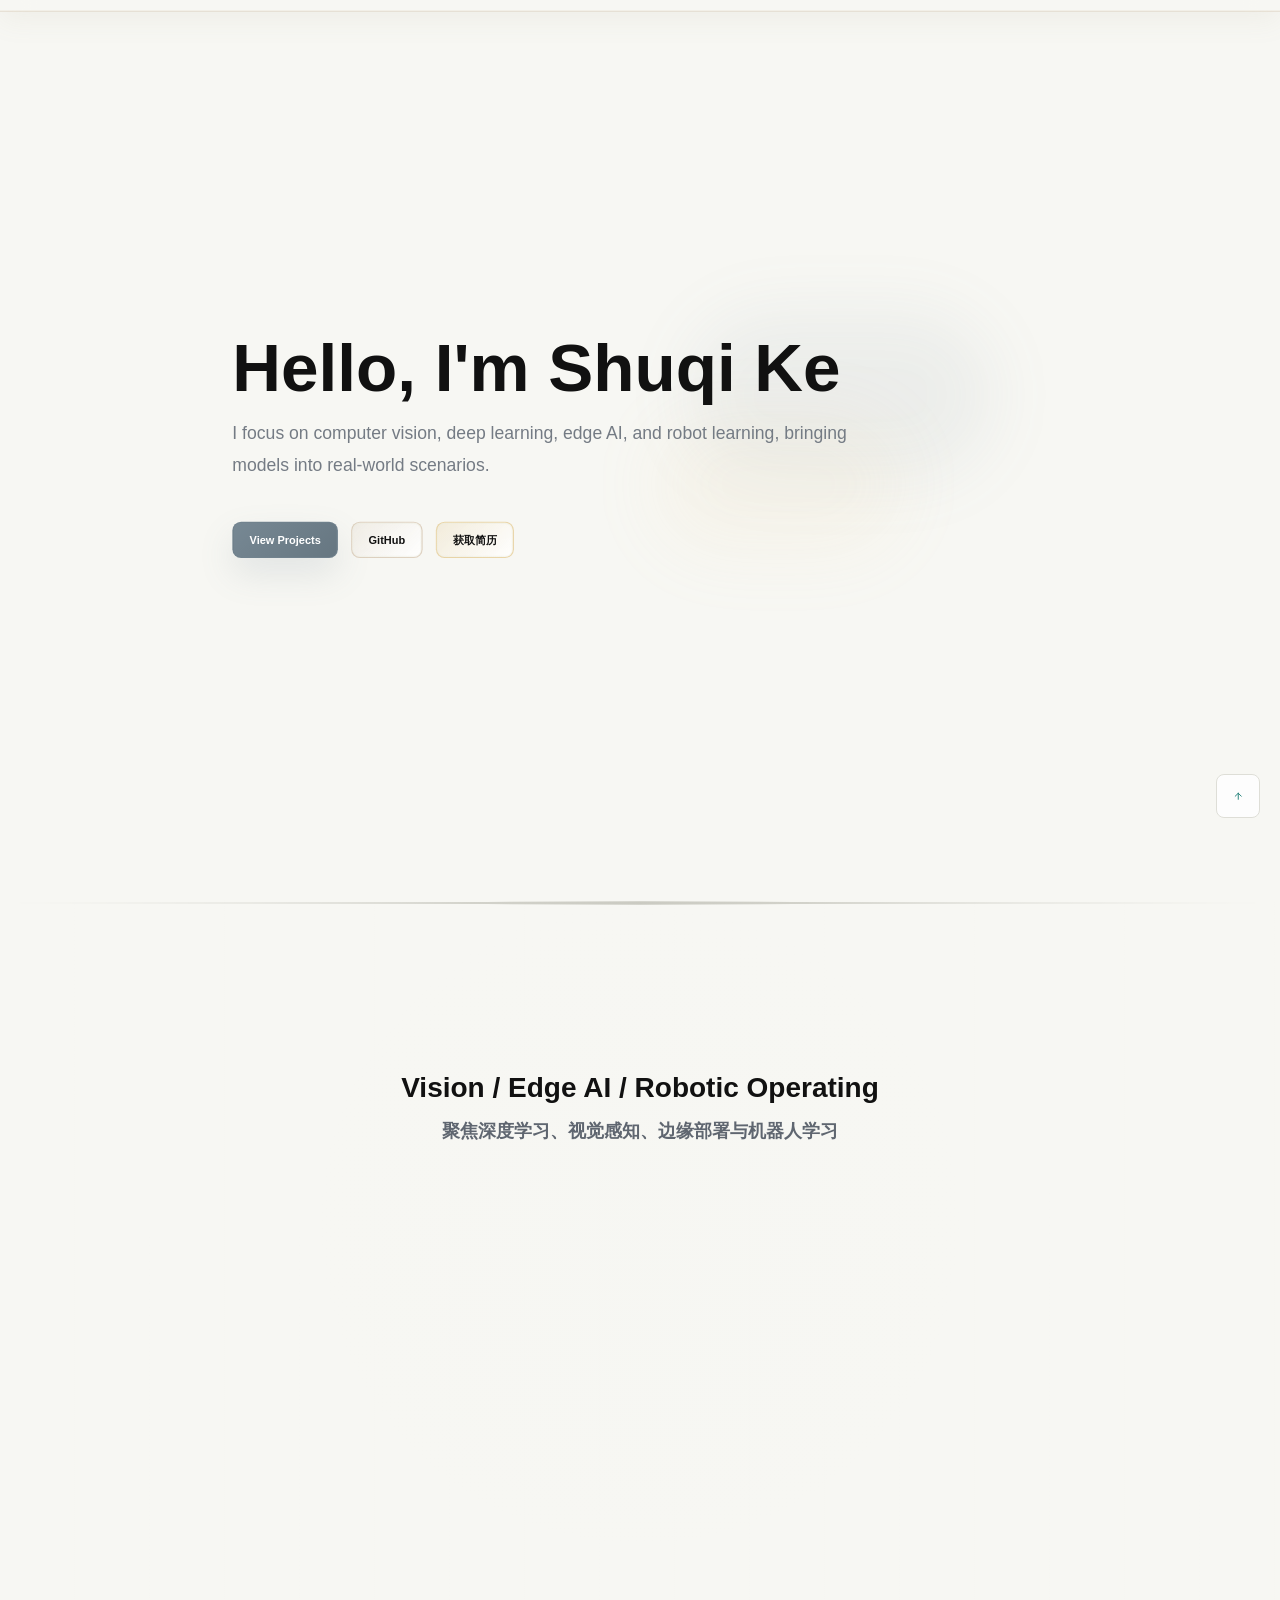
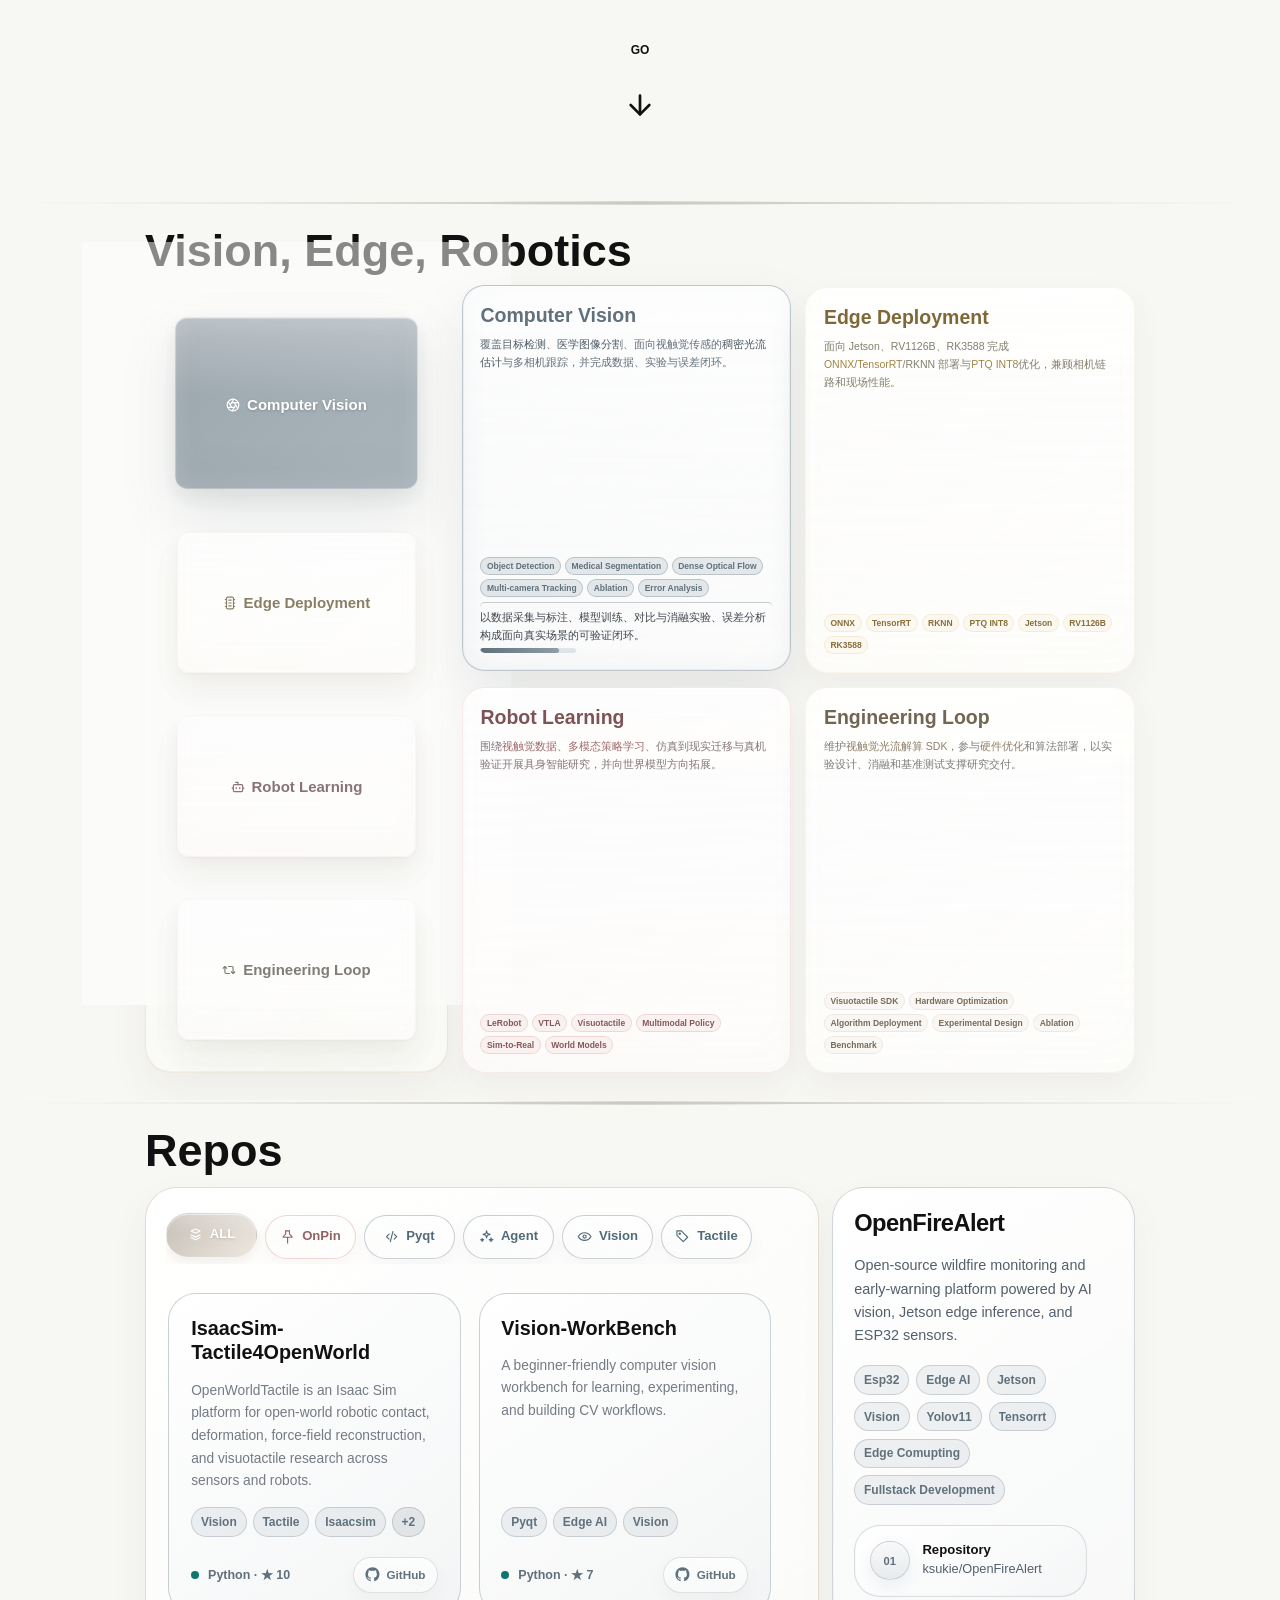
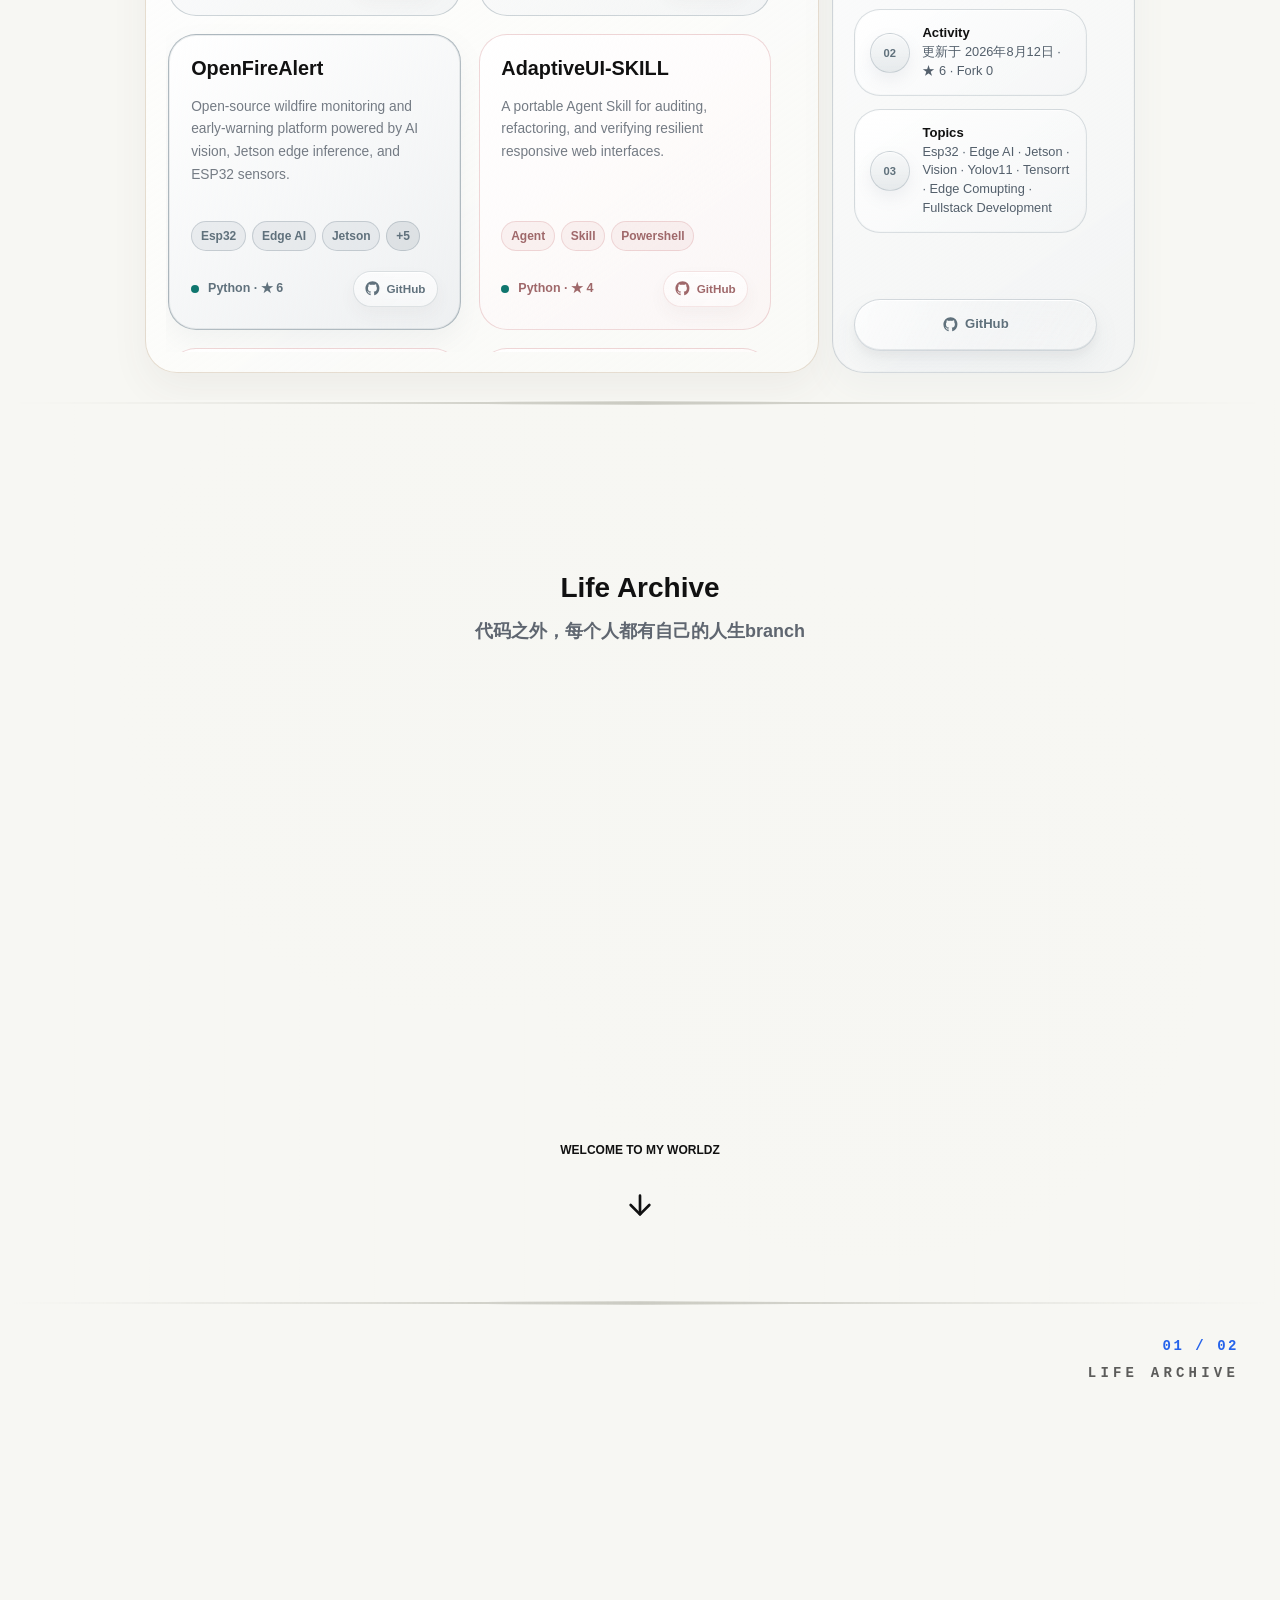
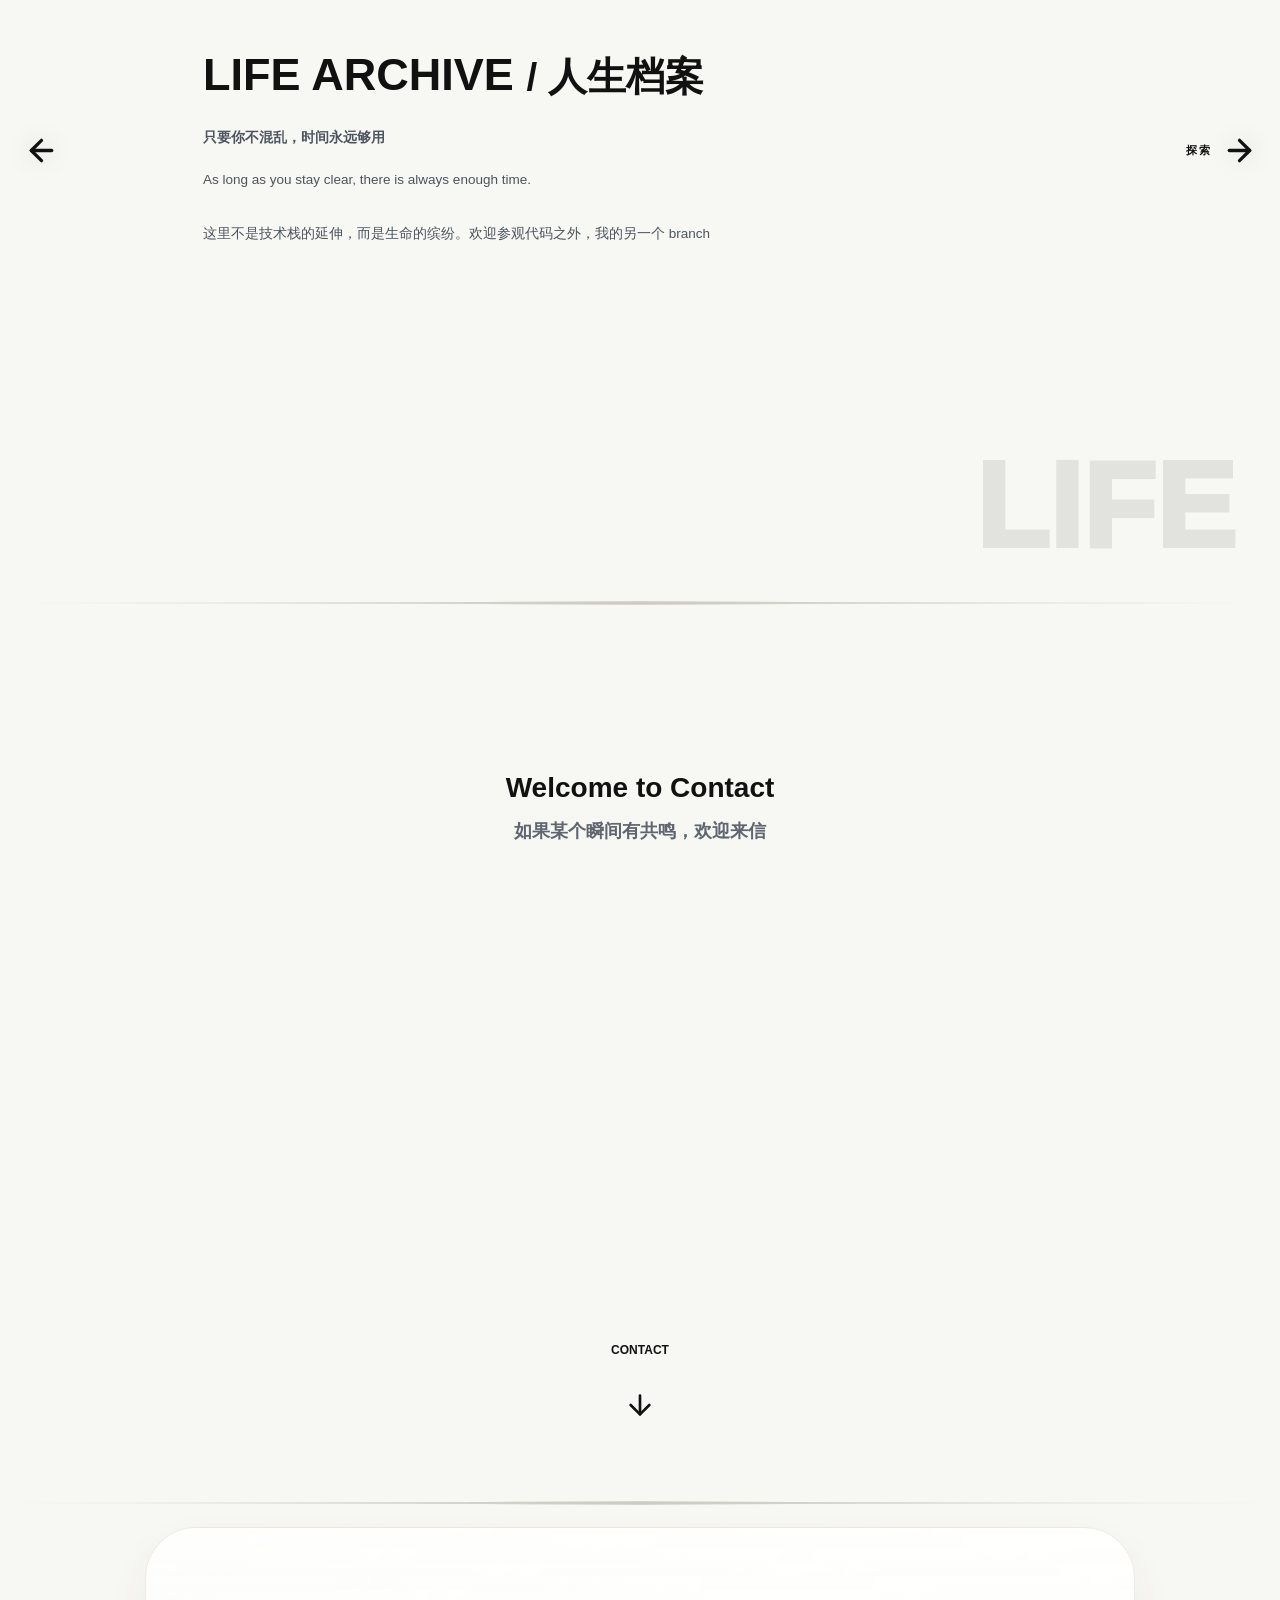
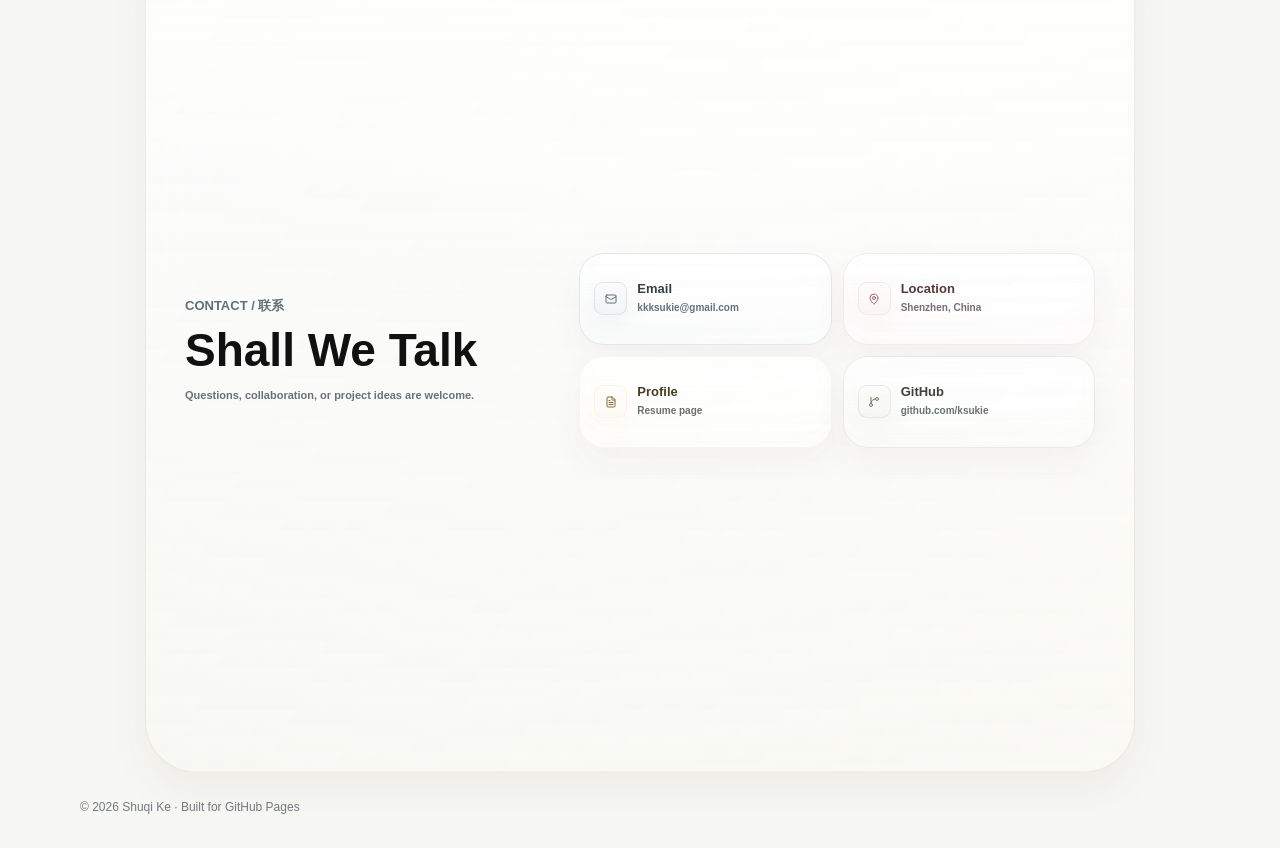
<file: ksukie-world.html>
<!DOCTYPE html>
<html lang="zh-CN">
<head>
  <meta charset="UTF-8" />
  <meta name="viewport" content="width=device-width, initial-scale=1.0" />
  <meta name="description" content="柯书奇 - Computer Vision, Edge AI and Robotics portfolio" />
  <title>World</title>
  <link rel="stylesheet" href="css/ksukie-world.css">
</head>
<body>
  <div class="page world-repos-page">
    <header class="site-header">
      <nav class="nav" aria-label="主导航">
        <a class="brand" href="#top" aria-label="返回顶部">
          <span class="brand-mark">&lt;K&gt;</span>
          <span>Shuqi Ke</span>
        </a>
        <div class="nav-links" id="site-header-nav">
          <a href="#profile">能力</a>
          <a href="#projects">仓库</a>
          <a href="#life">关于我</a>
          <a href="#contact">联系我</a>
          <a class="nav-resume" href="resume.html" target="_blank" rel="noreferrer">获取简历</a>
        </div>
      </nav>
    </header>

    <button class="nav-hanger" type="button" aria-label="打开主导航" aria-controls="site-header-nav" aria-expanded="false">
      <span class="nav-hanger-pin" aria-hidden="true"></span>
      <span class="nav-hanger-rope" aria-hidden="true"></span>
      <span class="nav-hanger-ball" aria-hidden="true"></span>
    </button>

    <main class="hero" id="top">
      <section class="hero-content" aria-labelledby="hero-title">
        <h1 id="hero-title">Hello, I'm Shuqi Ke</h1>
        <p class="copy">I focus on computer vision, deep learning, edge AI, and robot learning, bringing models into real-world scenarios.</p>

        <div class="actions">
          <a class="button button-primary" href="#profile">View Projects</a>
          <a class="button" href="https://github.com/ksukie" target="_blank" rel="noreferrer">GitHub</a>
          <a class="button" href="Profile-latex-ksq_cn/output/pdf/ksq-cv-cn.pdf" target="_blank" rel="noreferrer">获取简历</a>
        </div>
      </section>
    </main>

    <section class="hero-bridge" aria-labelledby="bridge-title">
      <div class="bridge-clickable-wrap">
        <a class="g_clickable_link w-inline-block bridge-clickable-link" href="#profile" aria-label="进入 Profile 区域">
          <span class="bridge-clickable-text">进入 Profile 区域</span>
        </a>
      </div>
      <div class="bridge-inner reveal">
        <div class="bridge-copy">
          <h2 id="bridge-title">Vision / Edge AI / Robotic Operating</h2>
        <p>聚焦深度学习、视觉感知、边缘部署与机器人学习</p>
        </div>
        <div class="bridge-arrow" aria-hidden="true">
          <span class="bridge-go">GO</span>
          <i data-lucide="arrow-down"></i>
        </div>
      </div>
    </section>

    <section class="section" id="profile" aria-labelledby="profile-title">
      <div class="section-heading">
        <div>
          <h2 id="profile-title">Vision, Edge, Robotics</h2>
        </div>
      </div>

      <div class="lens-console">
        <aside class="lens-panel" aria-label="能力镜头">
          <button class="lens-button is-active" type="button" data-lens="vision" data-index="01" aria-pressed="true">
            <span class="lens-nav-content">
              <span class="lens-nav-title"><i data-lucide="aperture"></i><strong>Computer Vision</strong></span>
            </span>
          </button>
          <button class="lens-button" type="button" data-lens="edge" data-index="02" aria-pressed="false">
            <span class="lens-nav-content">
              <span class="lens-nav-title"><i data-lucide="microchip"></i><strong>Edge Deployment</strong></span>
            </span>
          </button>
          <button class="lens-button" type="button" data-lens="robot" data-index="03" aria-pressed="false">
            <span class="lens-nav-content">
              <span class="lens-nav-title"><i data-lucide="bot"></i><strong>Robot Learning</strong></span>
            </span>
          </button>
          <button class="lens-button" type="button" data-lens="loop" data-index="04" aria-pressed="false">
            <span class="lens-nav-content">
              <span class="lens-nav-title"><i data-lucide="repeat-2"></i><strong>Engineering Loop</strong></span>
            </span>
          </button>
        </aside>

        <div class="method-grid">
          <article class="tilt-card is-active" data-index="01" data-lens-card="vision" tabindex="0">
            <h3>Computer Vision</h3>
            <p>覆盖<span class="keyword-highlight">目标检测</span>、<span class="keyword-highlight">医学图像分割</span>、面向视触觉传感的<span class="keyword-highlight">稠密光流估计</span>与多相机跟踪，并完成数据、实验与误差闭环。</p>
            <div class="method-tags">
              <span class="tag">Object Detection</span>
              <span class="tag">Medical Segmentation</span>
              <span class="tag">Dense Optical Flow</span>
              <span class="tag">Multi-camera Tracking</span>
              <span class="tag">Ablation</span>
              <span class="tag">Error Analysis</span>
            </div>
            <div class="method-card-detail" aria-hidden="false">
              <p>以数据采集与标注、模型训练、对比与消融实验、误差分析构成面向真实场景的可验证闭环。</p>
              <div class="method-meter" aria-hidden="true"><span style="--meter: 82%;"></span></div>
            </div>
          </article>
          <article class="tilt-card" data-index="02" data-lens-card="edge" tabindex="0">
            <h3>Edge Deployment</h3>
            <p>面向 Jetson、RV1126B、RK3588 完成 <span class="keyword-highlight">ONNX</span>/<span class="keyword-highlight">TensorRT</span>/RKNN 部署与<span class="keyword-highlight">PTQ INT8</span>优化，兼顾相机链路和现场性能。</p>
            <div class="method-tags">
              <span class="tag">ONNX</span>
              <span class="tag">TensorRT</span>
              <span class="tag">RKNN</span>
              <span class="tag">PTQ INT8</span>
              <span class="tag">Jetson</span>
              <span class="tag">RV1126B</span>
              <span class="tag">RK3588</span>
            </div>
            <div class="method-card-detail" aria-hidden="true">
              <p>覆盖模型导出、推理后端、训练后量化（PTQ）和相机链路适配，面向真实设备优化吞吐、时延与稳定性。</p>
              <div class="method-meter" aria-hidden="true"><span style="--meter: 88%;"></span></div>
            </div>
          </article>
          <article class="tilt-card" data-index="03" data-lens-card="robot" tabindex="0">
            <h3>Robot Learning</h3>
            <p>围绕<span class="keyword-highlight">视触觉数据</span>、<span class="keyword-highlight">多模态策略学习</span>、仿真到现实迁移与真机验证开展具身智能研究，并向世界模型方向拓展。</p>
            <div class="method-tags">
              <span class="tag">LeRobot</span>
              <span class="tag">VTLA</span>
              <span class="tag">Visuotactile</span>
              <span class="tag">Multimodal Policy</span>
              <span class="tag">Sim-to-Real</span>
              <span class="tag">World Models</span>
            </div>
            <div class="method-card-detail" aria-hidden="true">
              <p>将视觉、触觉、机械臂控制与策略学习打通，优先构建可复现的数据、训练与真机验证链路。</p>
              <div class="method-meter" aria-hidden="true"><span style="--meter: 74%;"></span></div>
            </div>
          </article>
          <article class="tilt-card" data-index="04" data-lens-card="loop" tabindex="0">
            <h3>Engineering Loop</h3>
            <p>维护<span class="keyword-highlight">视触觉光流解算 SDK</span>，参与<span class="keyword-highlight">硬件优化</span>和算法部署，以实验设计、消融和基准测试支撑研究交付。</p>
            <div class="method-tags">
              <span class="tag">Visuotactile SDK</span>
              <span class="tag">Hardware Optimization</span>
              <span class="tag">Algorithm Deployment</span>
              <span class="tag">Experimental Design</span>
              <span class="tag">Ablation</span>
              <span class="tag">Benchmark</span>
            </div>
            <div class="method-card-detail" aria-hidden="true">
              <p>以 SDK 维护、硬件优化、算法部署和可复现实验，将研究原型推进到可验证的工程交付。</p>
              <div class="method-meter" aria-hidden="true"><span style="--meter: 91%;"></span></div>
            </div>
          </article>
        </div>
      </div>
    </section>

    <section class="section" id="projects" aria-labelledby="projects-title">
      <div class="section-heading">
        <div>
          <h2 id="projects-title">Repos</h2>
        </div>
      </div>

      <div class="repository-section">
        <div class="repository-console">
          <div class="repository-main">
            <div class="repository-controls">
              <div class="repository-toolbar">
                <div class="filter-row" data-repository-filters role="region" aria-label="仓库标签筛选">
                  <span class="filter-loading">正在加载仓库标签…</span>
                </div>
              </div>
            </div>

            <div class="repository-results" role="region" aria-label="仓库结果列表" tabindex="0">
              <div class="repository-grid" data-repository-grid aria-busy="true">
                <p class="repository-loading">正在加载仓库…</p>
              </div>
            </div>
          </div>

          <aside class="repository-detail" data-repository-detail aria-live="polite">
            <h2 data-repository-name>Loading repository details</h2>
            <p class="detail-description" data-repository-description>正在载入 GitHub 仓库数据。</p>
            <div class="detail-tags" data-repository-tags></div>
            <div class="repository-trail" data-repository-trail role="region" aria-label="仓库详情摘要" tabindex="0"></div>
            <a class="detail-action" data-repository-source href="https://github.com/ksukie" target="_blank" rel="noreferrer">GitHub</a>
            <button class="detail-action" type="button" data-repository-private-source hidden>Private</button>
          </aside>
        </div>
      </div>
    </section>

    <section class="life-bridge" aria-labelledby="life-bridge-title">
      <div class="bridge-clickable-wrap">
        <a class="g_clickable_link w-inline-block bridge-clickable-link" href="#life" aria-label="进入 Life Archive 区域">
          <span class="bridge-clickable-text">进入 Life Archive 区域</span>
        </a>
      </div>
      <div class="bridge-inner reveal">
        <div class="bridge-copy">
          <h2 id="life-bridge-title">Life Archive</h2>
          <p>代码之外，每个人都有自己的人生branch</p>
        </div>
        <div class="bridge-arrow" aria-hidden="true">
          <span class="bridge-go">Welcome to my Worldz</span>
          <i data-lucide="arrow-down"></i>
        </div>
      </div>
    </section>

    <section class="section life-template-section" id="life" aria-labelledby="life-title">
      <div class="life-template reveal" data-life-stage data-active-life="intro" tabindex="0" role="region" aria-roledescription="carousel" aria-label="生活档案">
        <div class="life-track" data-life-track>
          <article class="life-template-slide is-active" data-life-slide="intro" data-life-caption="Life Archive" data-watermark="Life">
            <p class="eyebrow">Life Archive / 生活档案</p>
            <h2 class="life-big-title" id="life-title">Life <span>Archive</span> <span class="life-title-cn">/ 人生档案</span></h2>
            <p class="life-lead life-lead-cn">只要你不混乱，时间永远够用</p>
            <p class="life-lead">As long as you stay clear, there is always enough time.</p>
            <p class="life-lead">这里不是技术栈的延伸，而是生命的缤纷。欢迎参观代码之外，我的另一个 branch</p>
          </article>

          <article class="life-template-slide" data-life-slide="photography" data-life-caption="Photography" data-watermark="Photo">
            <div class="life-branch-note">
              <span>Branch note</span>
              <p>浮光里活出真我，人不算白过。</p>
            </div>
            <header class="life-template-title">
              <span>02</span>
              <h3>Photography</h3>
              <p>登高峰一秒 得獎一秒 再破紀錄的一秒<br />港灣晚燈 山頂破曉 摘下懷念 記住美妙<br />升職那刻 新婚那朝 成為父母的一秒<br />要拍照的事 可不少</p>
              <p class="life-song-credit">陈奕迅 -《沙龙》</p>
            </header>
            <div class="life-photo-shell" aria-label="摄影作品">
              <div class="life-photo-slot">
                <img class="life-photo-slide is-active" src="assets/life/photography/photo-00.webp" alt="Photography memory" loading="eager" />
              </div>
            </div>
          </article>

          <article class="life-template-slide" data-life-slide="travel-map" data-life-caption="Travel Map" data-watermark="" hidden>
            <div class="life-map-canvas" data-province-map>
              <!-- 2023 standard map, review number GS(2023)2767, published with the Ministry of Natural Resources release. -->
              <img class="life-map-image" src="assets/life/photography/china-standard-gs2023-2767.jpeg" alt="中国标准地图，审图号GS(2023)2767号" loading="lazy" />
              <div class="life-province-hotspots" role="group" aria-label="省级行政区选择">
                <button type="button" data-province="新疆维吾尔自治区" aria-label="新疆维吾尔自治区" aria-pressed="false" style="--x: 28%; --y: 34%; --size: 8%;"></button>
                <button type="button" data-province="西藏自治区" aria-label="西藏自治区" aria-pressed="false" style="--x: 28%; --y: 56%; --size: 8%;"></button>
                <button type="button" data-province="青海省" aria-label="青海省" aria-pressed="false" style="--x: 42%; --y: 50%; --size: 6%;"></button>
                <button type="button" data-province="甘肃省" aria-label="甘肃省" aria-pressed="false" style="--x: 48%; --y: 42%; --size: 5%;"></button>
                <button type="button" data-province="内蒙古自治区" aria-label="内蒙古自治区" aria-pressed="false" style="--x: 58%; --y: 34%; --size: 8%;"></button>
                <button type="button" data-province="黑龙江省" aria-label="黑龙江省" aria-pressed="false" style="--x: 75%; --y: 15%; --size: 6%;"></button>
                <button type="button" data-province="吉林省" aria-label="吉林省" aria-pressed="false" style="--x: 78%; --y: 29%; --size: 4.5%;"></button>
                <button type="button" data-province="辽宁省" aria-label="辽宁省" aria-pressed="false" style="--x: 76%; --y: 38%; --size: 4.5%;"></button>
                <button type="button" data-province="北京市" aria-label="北京市" aria-pressed="false" style="--x: 69%; --y: 40%; --size: 2.5%;"></button>
                <button type="button" data-province="天津市" aria-label="天津市" aria-pressed="false" style="--x: 71%; --y: 42%; --size: 2.5%;"></button>
                <button type="button" data-province="河北省" aria-label="河北省" aria-pressed="false" style="--x: 68%; --y: 44%; --size: 4%;"></button>
                <button type="button" data-province="山西省" aria-label="山西省" aria-pressed="false" style="--x: 63%; --y: 45%; --size: 4%;"></button>
                <button type="button" data-province="宁夏回族自治区" aria-label="宁夏回族自治区" aria-pressed="false" style="--x: 55%; --y: 43%; --size: 3%;"></button>
                <button type="button" data-province="陕西省" aria-label="陕西省" aria-pressed="false" style="--x: 58%; --y: 50%; --size: 4%;"></button>
                <button type="button" data-province="河南省" aria-label="河南省" aria-pressed="false" style="--x: 65%; --y: 52%; --size: 4%;"></button>
                <button type="button" data-province="山东省" aria-label="山东省" aria-pressed="false" style="--x: 73%; --y: 49%; --size: 4%;"></button>
                <button type="button" data-province="四川省" aria-label="四川省" aria-pressed="false" style="--x: 51%; --y: 63%; --size: 6%;"></button>
                <button type="button" data-province="重庆市" aria-label="重庆市" aria-pressed="false" style="--x: 58%; --y: 62%; --size: 3%;"></button>
                <button type="button" data-province="湖北省" aria-label="湖北省" aria-pressed="false" style="--x: 63%; --y: 59%; --size: 4%;"></button>
                <button type="button" data-province="安徽省" aria-label="安徽省" aria-pressed="false" style="--x: 69%; --y: 61%; --size: 3.5%;"></button>
                <button type="button" data-province="江苏省" aria-label="江苏省" aria-pressed="false" style="--x: 74%; --y: 59%; --size: 3.5%;"></button>
                <button type="button" data-province="上海市" aria-label="上海市" aria-pressed="false" style="--x: 78%; --y: 62%; --size: 2.5%;"></button>
                <button type="button" data-province="贵州省" aria-label="贵州省" aria-pressed="false" style="--x: 58%; --y: 69%; --size: 4%;"></button>
                <button type="button" data-province="湖南省" aria-label="湖南省" aria-pressed="false" style="--x: 64%; --y: 67%; --size: 4%;"></button>
                <button type="button" data-province="江西省" aria-label="江西省" aria-pressed="false" style="--x: 69%; --y: 69%; --size: 4%;"></button>
                <button type="button" data-province="浙江省" aria-label="浙江省" aria-pressed="false" style="--x: 75%; --y: 67%; --size: 3.5%;"></button>
                <button type="button" data-province="福建省" aria-label="福建省" aria-pressed="false" style="--x: 73%; --y: 75%; --size: 4%;"></button>
                <button type="button" data-province="云南省" aria-label="云南省" aria-pressed="false" style="--x: 50%; --y: 78%; --size: 6%;"></button>
                <button type="button" data-province="广西壮族自治区" aria-label="广西壮族自治区" aria-pressed="false" style="--x: 61%; --y: 79%; --size: 5%;"></button>
                <button type="button" data-province="广东省" aria-label="广东省" aria-pressed="false" style="--x: 68%; --y: 77%; --size: 5%;"></button>
                <button type="button" data-province="香港特别行政区" aria-label="香港特别行政区" aria-pressed="false" style="--x: 70%; --y: 82%; --size: 2.5%;"></button>
                <button type="button" data-province="澳门特别行政区" aria-label="澳门特别行政区" aria-pressed="false" style="--x: 67%; --y: 82%; --size: 2.5%;"></button>
                <button type="button" data-province="海南省" aria-label="海南省" aria-pressed="false" style="--x: 66%; --y: 89%; --size: 3.5%;"></button>
                <button type="button" data-province="台湾省" aria-label="台湾省" aria-pressed="false" style="--x: 80%; --y: 75%; --size: 4%;"></button>
                <button type="button" data-province="海南省" aria-label="海南省南海诸岛" aria-pressed="false" style="--x: 92%; --y: 78%; --size: 12%;"></button>
              </div>
            </div>
          </article>

          <article class="life-template-slide" data-life-slide="games" data-life-caption="Gaming Archive" data-watermark="Games" hidden>
            <div class="life-branch-note">
              <span>Branch note</span>
              <p>现实需要答案，游戏允许我们反复尝试。</p>
            </div>
            <header class="life-template-title">
              <span>03</span>
              <h3>Gaming</h3>
              <p>這趟旅行若算開心<br />亦是無負這一生</p>
              <p class="life-song-credit">陈奕迅 -《落花流水》</p>
            </header>
            <div class="life-template-grid life-game-grid" aria-label="游戏列表">
              <a class="life-card life-card-xl" href="https://lol.qq.com/main.shtml" target="_blank" rel="noreferrer">
                <img src="assets/life/games/league-of-legends-jinx.jpg" alt="League of Legends" loading="lazy" onerror="this.closest('.life-card').classList.add('is-image-missing'); this.remove();" />
                <strong>League of Legends</strong>
                <small>China Official</small>
              </a>
              <a class="life-card life-card-tall" href="https://store.steampowered.com/app/578080/PUBG_BATTLEGROUNDS/" target="_blank" rel="noreferrer">
                <img src="assets/life/games/pubg-battlegrounds.jpg" alt="PUBG: BATTLEGROUNDS" loading="lazy" onerror="this.closest('.life-card').classList.add('is-image-missing'); this.remove();" />
                <strong>PUBG: BATTLEGROUNDS</strong>
                <small>Steam</small>
              </a>
              <a class="life-card life-card-mid" href="https://lol.qq.com/tft/#/index" target="_blank" rel="noreferrer">
                <img src="assets/taste/teamfight-tactics-generated.webp" alt="Teamfight Tactics" loading="lazy" onerror="this.closest('.life-card').classList.add('is-image-missing'); this.remove();" />
                <strong>Teamfight Tactics</strong>
                <small>China Official</small>
              </a>
              <a class="life-card life-card-mid" href="https://store.steampowered.com/app/3590/Plants_vs_Zombies_GOTY_Edition/" target="_blank" rel="noreferrer">
                <img src="assets/life/games/plants-vs-zombies.jpg" alt="Plants vs. Zombies" loading="lazy" onerror="this.closest('.life-card').classList.add('is-image-missing'); this.remove();" />
                <strong>Plants vs. Zombies</strong>
                <small>Steam</small>
              </a>
              <a class="life-card life-card-wide" href="https://speed.qq.com/main.shtml" target="_blank" rel="noreferrer">
                <img src="assets/taste/qq-speed-generated.webp" alt="QQ Speed" loading="lazy" onerror="this.closest('.life-card').classList.add('is-image-missing'); this.remove();" />
                <strong>QQ Speed</strong>
                <small>China Official</small>
              </a>
              <a class="life-card life-card-mid" href="https://store.steampowered.com/app/1426210/It_Takes_Two/" target="_blank" rel="noreferrer">
                <img src="assets/life/games/it-takes-two.jpg" alt="It Takes Two" loading="lazy" onerror="this.closest('.life-card').classList.add('is-image-missing'); this.remove();" />
                <strong>It Takes Two</strong>
                <small>Steam</small>
              </a>
              <a class="life-card life-card-mid" href="https://store.steampowered.com/app/1237970/Titanfall_2/" target="_blank" rel="noreferrer">
                <img src="assets/life/games/titanfall-2.jpg" alt="Titanfall 2" loading="lazy" onerror="this.closest('.life-card').classList.add('is-image-missing'); this.remove();" />
                <strong>Titanfall</strong>
                <small>Steam</small>
              </a>
              <a class="life-card life-card-wide" href="https://store.steampowered.com/app/939400/LoveChoice/" target="_blank" rel="noreferrer">
                <img src="assets/life/games/lovechoice.jpg" alt="LoveChoice" loading="lazy" onerror="this.closest('.life-card').classList.add('is-image-missing'); this.remove();" />
                <strong>LoveChoice</strong>
                <small>Steam</small>
              </a>
            </div>
          </article>

          <article class="life-template-slide" data-life-slide="music" data-life-caption="Music Room" data-watermark="Music" hidden>
            <div class="life-branch-note">
              <span>Branch note</span>
              <p>音乐不只是旋律，也是情绪的备份。</p>
            </div>
            <header class="life-template-title">
              <span>04</span>
              <h3>Music</h3>
              <p>音樂 話劇 詩詞和舞蹈<br />揉合生命 千樣好</p>
              <p class="life-song-credit">陈奕迅 -《沙龙》</p>
            </header>
            <div class="life-template-grid life-music-grid" aria-label="歌手列表">
              <button class="life-card life-artist-card is-active" type="button" data-artist="Jay Chou" data-songs="晴天|七里香|以父之名|夜曲|稻香|简单爱|不能说的秘密|一路向北|轨迹|爱在西元前|青花瓷|半岛铁盒|龙卷风|发如雪|搁浅|等你下课|告白气球|开不了口|安静|说好的幸福呢">
                <img src="assets/life/music/jay-chou.jpg" alt="Jay Chou" loading="lazy" onerror="this.closest('.life-card').classList.add('is-image-missing'); this.remove();" />
                <strong>Jay Chou</strong>
                <small>Mandarin</small>
              </button>
              <button class="life-card life-artist-card" type="button" data-artist="Eason Chen" data-songs="浮夸|十年|爱情转移|单车|富士山下|陀飞轮|苦瓜|沙龙|夕阳无限好|最佳损友|明年今日|K歌之王|淘汰|好久不见|葡萄成熟时|岁月如歌|无条件|任我行|1874|人来人往">
                <img src="assets/life/music/eason-chen.jpg" alt="Eason Chen" loading="lazy" onerror="this.closest('.life-card').classList.add('is-image-missing'); this.remove();" />
                <strong>Eason Chen</strong>
                <small>Cantonese</small>
              </button>
              <button class="life-card life-artist-card" type="button" data-artist="Pakho Chau" data-songs="够钟|小白|我的宣言|天窗|到此为止|还记得|同天空|宏愿|一事无成|百年不合|传闻|相安无事|最好不过|乞丐王子|只有一事不成全你|同行|我不要被你记住|男人背后|磨牙|天光">
                <img src="assets/life/music/pakho-chau.jpg" alt="Pakho Chau" loading="lazy" onerror="this.closest('.life-card').classList.add('is-image-missing'); this.remove();" />
                <strong>Pakho Chau</strong>
                <small>Cantonese</small>
              </button>
              <button class="life-card life-artist-card" type="button" data-artist="Joker Xue" data-songs="演员|丑八怪|认真的雪|绅士|天外来物|刚刚好|其实|意外|你还要我怎样|我好像在哪见过你|方圆几里|动物世界|慢半拍|高尚|暧昧|违背的青春|怪咖|摩天大楼|丢手绢|黄色枫叶">
                <img src="assets/life/music/joker-xue.jpg" alt="Joker Xue" loading="lazy" onerror="this.closest('.life-card').classList.add('is-image-missing'); this.remove();" />
                <strong>Joker Xue</strong>
                <small>Mandarin</small>
              </button>
              <button class="life-card life-artist-card" type="button" data-artist="JJ Lin" data-songs="江南|修炼爱情|可惜没如果|她说|不为谁而作的歌|曹操|小酒窝|美人鱼|Always Online|一千年以后|背对背拥抱|那些你很冒险的梦|交换余生|伟大的渺小|豆浆油条|被风吹过的夏天|关键词|第几个100天|学不会|裂缝中的阳光">
                <img src="assets/life/music/jj-lin.jpg" alt="JJ Lin" loading="lazy" onerror="this.closest('.life-card').classList.add('is-image-missing'); this.remove();" />
                <strong>JJ Lin</strong>
                <small>Mandarin</small>
              </button>
              <button class="life-card life-artist-card" type="button" data-artist="아이유" data-songs="Blueming|Celebrity|Palette|Through the Night|Love poem|Eight|Good Day|Twenty-three|strawberry moon|BBIBBI|Lilac|Friday|You and I|Red Shoes|My sea|Dear Name|Hold My Hand|Love wins all|Shopper|Holssi">
                <img src="assets/life/music/iu.jpg" alt="아이유" loading="lazy" onerror="this.closest('.life-card').classList.add('is-image-missing'); this.remove();" />
                <strong>아이유</strong>
                <small>K-pop</small>
              </button>
            </div>
            <div class="life-track-panel" data-track-panel aria-live="polite"></div>
          </article>

          <article class="life-template-slide" data-life-slide="reading" data-life-caption="Reading Shelf" data-watermark="Reading" hidden>
            <div class="life-branch-note">
              <span>Branch note</span>
              <p>书里不一定有标准答案，但会有新的角度。</p>
            </div>
            <header class="life-template-title">
              <span>05</span>
              <h3>Reading</h3>
              <p>我知 日後 路上或沒有更美的邂逅<br />但當你智慧都醞釀成紅酒<br />仍可一醉自救</p>
              <p class="life-song-credit">陈奕迅 -《葡萄成熟时》</p>
            </header>
            <div class="life-template-grid life-reading-grid" aria-label="书架">
              <article class="life-card life-book-card">
                <img src="assets/taste/the-courage-to-be-disliked.jpg" alt="The Courage to Be Disliked" loading="lazy" onerror="this.closest('.life-card').classList.add('is-image-missing'); this.remove();" />
                <strong>The Courage to Be Disliked</strong>
                <small>Book</small>
              </article>
              <article class="life-card life-book-card">
                <img src="assets/taste/what-life-could-mean-to-you.jpg" alt="What Life Could Mean to You" loading="lazy" onerror="this.closest('.life-card').classList.add('is-image-missing'); this.remove();" />
                <strong>What Life Could Mean to You</strong>
                <small>Book</small>
              </article>
              <article class="life-card life-book-card">
                <img src="assets/taste/to-kill-a-mockingbird.jpg" alt="To Kill a Mockingbird" loading="lazy" onerror="this.closest('.life-card').classList.add('is-image-missing'); this.remove();" />
                <strong>To Kill a Mockingbird</strong>
                <small>Book</small>
              </article>
              <article class="life-card life-book-card">
                <img src="assets/taste/understanding-human-nature.jpg" alt="Understanding Human Nature" loading="lazy" onerror="this.closest('.life-card').classList.add('is-image-missing'); this.remove();" />
                <strong>Understanding Human Nature</strong>
                <small>Book</small>
              </article>
              <article class="life-card life-book-card">
                <img src="assets/taste/procrastination.jpg" alt="Procrastination" loading="lazy" onerror="this.closest('.life-card').classList.add('is-image-missing'); this.remove();" />
                <strong>Procrastination</strong>
                <small>Book</small>
              </article>
              <article class="life-card life-book-card">
                <img src="assets/taste/the-crowd.jpg" alt="The Crowd: A Study of the Popular Mind" loading="lazy" onerror="this.closest('.life-card').classList.add('is-image-missing'); this.remove();" />
                <strong>The Crowd: A Study of the Popular Mind</strong>
                <small>Book</small>
              </article>
            </div>
          </article>

          <article class="life-template-slide" data-life-slide="continued" data-life-caption="未完待续" data-watermark="" hidden>
            <h3 class="life-continued-title">未完待续......</h3>
          </article>
        </div>

        <div class="life-template-readout" aria-live="polite">
          <span data-life-count>01 / 02</span>
          <span data-life-current-caption>Life Archive</span>
        </div>

        <div class="life-template-controls" aria-label="生活档案滑动控制">
          <button class="life-arrow" type="button" data-life-prev aria-label="上一页">
            <i data-lucide="arrow-left"></i>
          </button>
          <div class="life-dots" aria-label="当前位置">
            <button class="life-dot is-active" type="button" data-life-dot="intro" aria-label="Life Archive" aria-current="true"></button>
            <button class="life-dot" type="button" data-life-dot="photography" aria-label="Photography"></button>
            <button class="life-dot" type="button" data-life-dot="travel-map" aria-label="Travel Map" hidden></button>
            <button class="life-dot" type="button" data-life-dot="games" aria-label="Gaming Archive" hidden></button>
            <button class="life-dot" type="button" data-life-dot="music" aria-label="Music Room" hidden></button>
            <button class="life-dot" type="button" data-life-dot="reading" aria-label="Reading Shelf" hidden></button>
            <button class="life-dot" type="button" data-life-dot="continued" aria-label="未完待续" hidden></button>
          </div>
          <span class="life-next-label" aria-hidden="true">探索</span>
          <button class="life-arrow" type="button" data-life-next aria-label="下一页">
            <i data-lucide="arrow-right"></i>
          </button>
        </div>
      </div>
    </section>

    <section class="contact-bridge" aria-labelledby="contact-bridge-title">
      <div class="bridge-clickable-wrap">
        <a class="g_clickable_link w-inline-block bridge-clickable-link" href="#contact" aria-label="Enter Contact section">
          <span class="bridge-clickable-text">Enter Contact section</span>
        </a>
      </div>
      <div class="bridge-inner reveal">
        <div class="bridge-copy">
          <h2 id="contact-bridge-title">Welcome to Contact</h2>
          <p>如果某个瞬间有共鸣，欢迎来信</p>
        </div>
        <div class="bridge-arrow" aria-hidden="true">
          <span class="bridge-go">Contact</span>
          <i data-lucide="arrow-down"></i>
        </div>
      </div>
    </section>

    <section class="section contact-band" id="contact" aria-labelledby="contact-title">
      <div class="contact-panel">
        <div class="contact-copy">
          <p class="eyebrow">Contact / 联系</p>
          <h3 id="contact-title">Shall We Talk</h3>
          <p>Questions, collaboration, or project ideas are welcome.</p>
        </div>
        <div class="contact-actions" aria-label="Contact details">
          <a class="contact-card contact-link" href="mailto:kkksukie@gmail.com" target="_blank" rel="noreferrer">
            <span class="icon-box"><i data-lucide="mail"></i></span>
            <span><strong>Email</strong><span>kkksukie@gmail.com</span></span>
          </a>
          <div class="contact-card" aria-label="Location">
            <span class="icon-box"><i data-lucide="map-pin"></i></span>
            <span><strong>Location</strong><span>Shenzhen, China</span></span>
          </div>
          <a class="contact-card contact-link" href="resume.html" target="_blank" rel="noreferrer">
            <span class="icon-box"><i data-lucide="file-text"></i></span>
            <span><strong>Profile</strong><span>Resume page</span></span>
          </a>
          <a class="contact-card contact-link" href="https://github.com/ksukie" target="_blank" rel="noreferrer">
            <span class="icon-box"><i data-lucide="git-branch"></i></span>
            <span><strong>GitHub</strong><span>github.com/ksukie</span></span>
          </a>
        </div>
      </div>
    </section>
  </div>

  <div class="toast" role="status" aria-live="polite"></div>

  <a class="back-top" href="#top" aria-label="返回顶部">
    <i data-lucide="arrow-up"></i>
  </a>

  <footer class="footer">
    <span>© 2026 Shuqi Ke · Built for GitHub Pages</span>
  </footer>

  <script src="assets/vendor/lucide/lucide.min.js"></script>
  <script src="js/ksukie-world-repositories.js"></script>
  <script src="js/ksukie-world.js"></script>
</body>
</html>
</file>
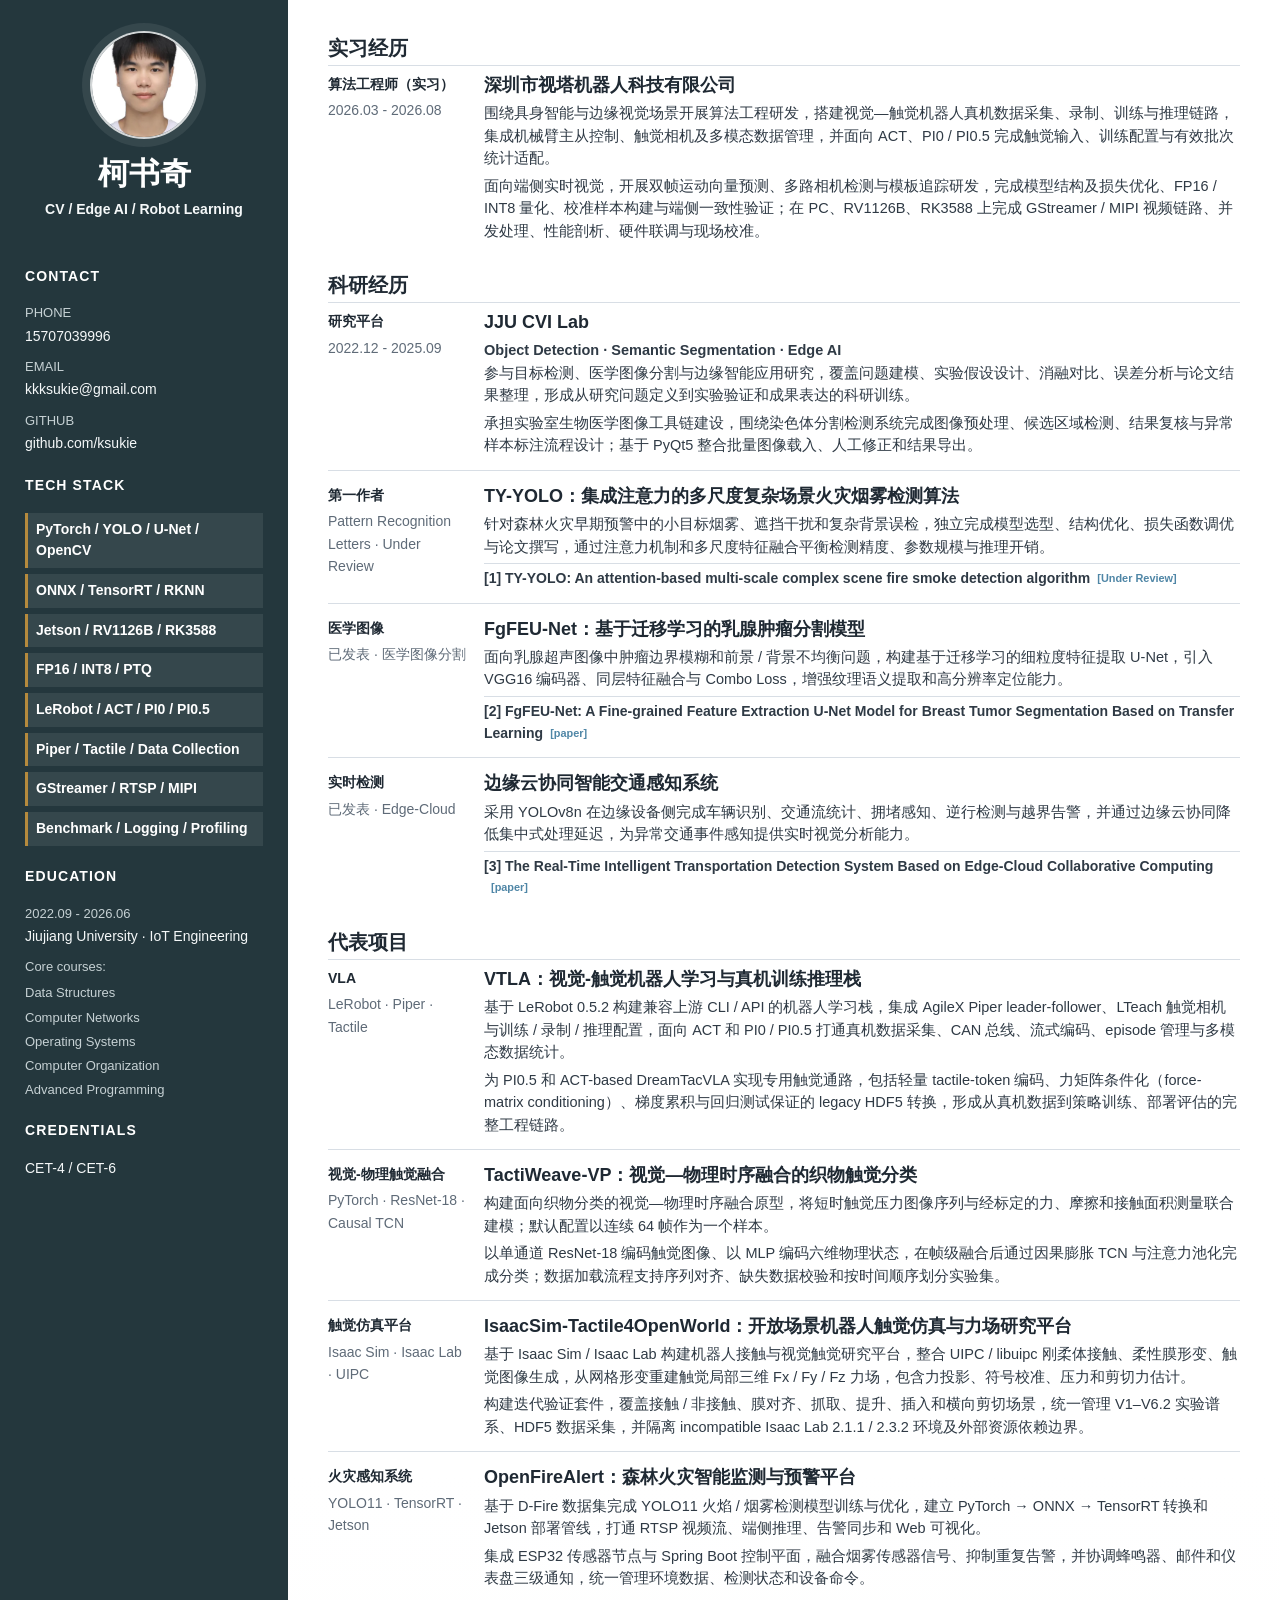
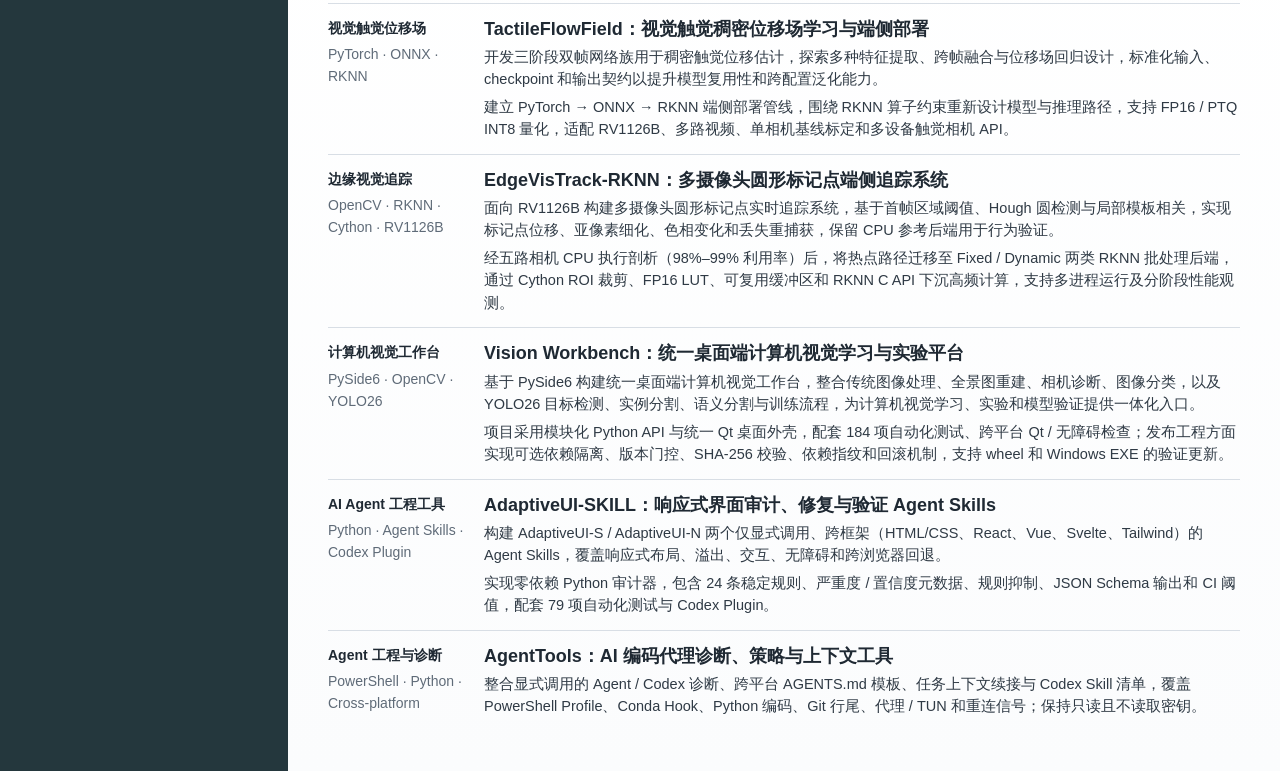
<file: resume.html>
<!DOCTYPE html>
<html lang="zh-CN">
<head>
  <meta charset="UTF-8" />
  <meta name="viewport" content="width=device-width, initial-scale=1.0" />
  <meta name="description" content="柯书奇 - 计算机视觉、边缘 AI 与机器人学习方向个人简历" />
  <title>Shuqi Ke Resume</title>
  <style>
    :root {
      --page: #e9edf1;
      --ink: #1f2933;
      --text: #2f3a45;
      --muted: #5f6b78;
      --line: #d8dee5;
      --paper: #ffffff;
      --sidebar: #24373d;
      --sidebar-soft: #314b53;
      --sidebar-text: #f5f8f9;
      --sidebar-muted: #c6d1d4;
      --gold: #b58a3d;
      --green: #2f3a45;
      --pale: #f6f8fa;
      --blue-soft: #eef5f7;
      --paper-link: #4f86a6;
      --paper-link-hover: #2f6887;
    }

    * {
      box-sizing: border-box;
    }

    html {
      background: var(--page);
    }

    body {
      margin: 0;
      color: var(--ink);
      font-family: "Segoe UI", Arial, "Microsoft YaHei", sans-serif;
      font-size: 18px;
      line-height: 1.7;
      letter-spacing: 0;
      overflow-x: hidden;
      background:
        linear-gradient(90deg, rgba(36, 55, 61, 0.06), transparent 34%),
        var(--page);
    }

    a {
      color: inherit;
      text-decoration: none;
    }

    a:hover {
      text-decoration: underline;
    }

    .shell {
      width: 100%;
      margin: 0;
      background: var(--paper);
      display: grid;
      grid-template-columns: 360px 1fr;
      min-height: 100vh;
      min-width: 0;
    }

    .sidebar {
      color: var(--sidebar-text);
      background: var(--sidebar);
      position: relative;
      overflow: hidden;
      min-width: 0;
    }

    .identity {
      position: relative;
      display: flex;
      flex-direction: column;
      align-items: center;
      padding: 42px 34px 34px;
      background: transparent;
      text-align: center;
    }

    .avatar-frame {
      width: 140px;
      height: 140px;
      border: 2px solid rgba(255, 255, 255, 0.78);
      border-radius: 50%;
      box-shadow: 0 0 0 8px rgba(255, 255, 255, 0.08);
      overflow: hidden;
      background: rgba(255, 255, 255, 0.07);
    }

    .avatar-photo {
      width: 100%;
      height: 100%;
      display: block;
      object-fit: cover;
    }

    .monogram {
      width: 100%;
      height: 100%;
      display: none;
      place-items: center;
      color: #ffffff;
      font-size: 30px;
      font-weight: 800;
      letter-spacing: 0;
    }

    .identity h1 {
      margin: 28px 0 8px;
      color: #ffffff;
      font-size: 40px;
      line-height: 1.1;
      letter-spacing: 0;
    }

    .identity .title {
      margin: 0;
      color: var(--sidebar-text);
      font-size: 18px;
      font-weight: 700;
    }

    .side-block {
      position: relative;
      padding: 28px 34px 0;
    }

    .side-block h2 {
      margin: 0 0 16px;
      color: #ffffff;
      font-size: 14px;
      letter-spacing: 0.08em;
      text-transform: uppercase;
    }

    .side-list {
      display: grid;
      gap: 15px;
      margin: 0;
      padding: 0;
      list-style: none;
      color: var(--sidebar-text);
      font-size: 17px;
      overflow-wrap: anywhere;
    }

    .label {
      display: block;
      margin-bottom: 2px;
      color: var(--sidebar-muted);
      font-size: 13px;
      text-transform: uppercase;
    }

    .focus-list {
      display: grid;
      gap: 9px;
      margin: 0;
      padding: 0;
      list-style: none;
    }

    .focus-list li {
      padding: 9px 11px;
      border-left: 3px solid var(--gold);
      background: rgba(255, 255, 255, 0.08);
      color: #ffffff;
      font-size: 17px;
      font-weight: 700;
    }

    .side-note {
      margin: 10px 0 0;
      color: var(--sidebar-muted);
      font-size: 16px;
      overflow-wrap: anywhere;
    }

    .course-list {
      display: grid;
      gap: 4px;
      margin: 6px 0 0;
      padding: 0;
      color: var(--sidebar-muted);
      font-size: 16px;
      list-style: none;
    }

    .sidebar-footer {
      padding: 34px;
      color: var(--sidebar-muted);
      font-size: 13px;
    }

    .main {
      padding: 52px 54px 58px;
      min-width: 0;
      background:
        linear-gradient(180deg, #ffffff, #ffffff 62%, #fbfcfd);
    }

    .section {
      margin-bottom: 26px;
    }

    .section:last-child {
      margin-bottom: 0;
    }

    .section-title {
      margin: 0 0 12px;
      padding-bottom: 7px;
      border-bottom: 1px solid var(--line);
      color: var(--ink);
      font-size: 25px;
      line-height: 1.25;
      letter-spacing: 0;
    }

    .item {
      display: grid;
      grid-template-columns: 180px minmax(0, 1fr);
      gap: 24px;
      padding: 18px 0;
      border-top: 1px solid var(--line);
    }

    .item:first-of-type {
      padding-top: 0;
      border-top: 0;
    }

    .time {
      color: var(--muted);
      font-size: 17px;
      line-height: 1.6;
    }

    .time strong {
      display: block;
      margin-bottom: 6px;
      color: var(--ink);
      font-size: 17px;
    }

    .item-body h3 {
      margin: 0 0 5px;
      color: var(--ink);
      font-size: 23px;
      line-height: 1.35;
      overflow-wrap: anywhere;
    }

    .tagline {
      margin: 0 0 10px;
      color: var(--muted);
      font-size: 17px;
      font-weight: 700;
    }

    .item-body p {
      margin: 0;
      color: var(--text);
      font-size: 18px;
      overflow-wrap: anywhere;
    }

    .item-body p:not(.tagline) + p {
      margin-top: 8px;
    }

    .paper-ref {
      margin-top: 8px;
      padding-top: 7px;
      border-top: 1px solid var(--line);
      color: var(--text);
      font-size: 17px;
      font-weight: 700;
      line-height: 1.55;
      overflow-wrap: anywhere;
    }

    .paper-link,
    .paper-status {
      display: inline-block;
      margin-left: 7px;
      color: var(--paper-link);
      font-size: 0.78em;
      font-weight: 800;
      line-height: 1.35;
      vertical-align: 1px;
      white-space: nowrap;
    }

    .paper-link:hover,
    .paper-link:focus-visible {
      color: var(--paper-link-hover);
      text-decoration: underline;
      outline: none;
    }

    @media (min-width: 981px) {
      body {
        font-size: 14.5px;
        line-height: 1.55;
      }

      .shell {
        grid-template-columns: 288px 1fr;
      }

      .identity {
        padding: 31px 25px 25px;
      }

      .avatar-frame {
        width: 108px;
        height: 108px;
      }

      .identity h1 {
        margin-top: 18px;
        font-size: 31px;
      }

      .identity .title,
      .side-list,
      .focus-list li,
      .time,
      .time strong,
      .tagline,
      .paper-ref {
        font-size: 14px;
      }

      .side-block {
        padding: 20px 25px 0;
      }

      .side-list {
        gap: 10px;
      }

      .focus-list {
        gap: 6px;
      }

      .focus-list li {
        padding: 6px 8px;
      }

      .side-note,
      .course-list {
        font-size: 13px;
      }

      .main {
        padding: 36px 40px 40px;
      }

      .section {
        margin-bottom: 18px;
      }

      .section-title {
        margin-bottom: 7px;
        padding-bottom: 4px;
        font-size: 20px;
      }

      .item {
        grid-template-columns: 140px minmax(0, 1fr);
        gap: 16px;
        padding: 13px 0;
      }

      .time strong {
        margin-bottom: 4px;
      }

      .item-body h3 {
        font-size: 18px;
      }

      .tagline {
        margin-bottom: 6px;
      }

      .item-body p {
        font-size: 14.5px;
      }

      .item-body p:not(.tagline) + p {
        margin-top: 5px;
      }

      .paper-ref {
        margin-top: 5px;
        padding-top: 4px;
      }
    }

    @media (max-width: 980px) {
      .shell {
        width: 100%;
        margin: 0;
        grid-template-columns: 1fr;
      }

      .main {
        padding: 40px 28px 46px;
      }

      .item {
        grid-template-columns: 1fr;
        gap: 8px;
      }
    }

    @media (max-width: 560px) {
      .identity,
      .side-block,
      .sidebar-footer {
        padding-left: 24px;
        padding-right: 24px;
      }

    }

    @media print {
      html,
      body {
        background: #ffffff;
      }

      .shell {
        width: 100%;
        min-height: auto;
        margin: 0;
        box-shadow: none;
      }

      .main {
        padding-bottom: 0;
      }

      .main > .section:last-child {
        margin-bottom: 0;
      }
    }
  </style>
</head>
<body>
  <article class="shell">
    <aside class="sidebar">
      <header class="identity">
        <div class="avatar-frame">
          <img class="avatar-photo" src="assets/avatar-resume.webp" alt="柯书奇头像" onerror="this.style.display='none'; this.nextElementSibling.style.display='grid';" />
          <div class="monogram">KSQ</div>
        </div>
        <h1>柯书奇</h1>
        <p class="title">CV / Edge AI / Robot Learning</p>
      </header>

      <section class="side-block">
        <h2>Contact</h2>
        <ul class="side-list">
          <li>
            <span class="label">Phone</span>
            <span>15707039996</span>
          </li>
          <li>
            <span class="label">Email</span>
            <span>kkksukie@gmail.com</span>
          </li>
          <li>
            <span class="label">GitHub</span>
            <a href="https://github.com/ksukie" target="_blank" rel="noreferrer">github.com/ksukie</a>
          </li>
        </ul>
      </section>

      <section class="side-block">
        <h2>Tech Stack</h2>
        <ul class="focus-list">
          <li>PyTorch / YOLO / U-Net / OpenCV</li>
          <li>ONNX / TensorRT / RKNN</li>
          <li>Jetson / RV1126B / RK3588</li>
          <li>FP16 / INT8 / PTQ</li>
          <li>LeRobot / ACT / PI0 / PI0.5</li>
          <li>Piper / Tactile / Data Collection</li>
          <li>GStreamer / RTSP / MIPI</li>
          <li>Benchmark / Logging / Profiling</li>
        </ul>
      </section>

      <section class="side-block">
        <h2>Education</h2>
        <ul class="side-list">
          <li>
            <span class="label">2022.09 - 2026.06</span>
            Jiujiang University · IoT Engineering
            <p class="side-note">Core courses:</p>
            <ul class="course-list">
              <li>Data Structures</li>
              <li>Computer Networks</li>
              <li>Operating Systems</li>
              <li>Computer Organization</li>
              <li>Advanced Programming</li>
            </ul>
          </li>
        </ul>
      </section>

      <section class="side-block">
        <h2>Credentials</h2>
        <ul class="side-list">
          <li>CET-4 / CET-6</li>
        </ul>
      </section>

    </aside>

    <main class="main">
      <section class="section">
        <h2 class="section-title">实习经历</h2>
        <div class="item">
          <div class="time">
            <strong>算法工程师（实习）</strong>
            2026.03 - 2026.08
          </div>
          <div class="item-body">
            <h3>深圳市视塔机器人科技有限公司</h3>
            <p>围绕具身智能与边缘视觉场景开展算法工程研发，搭建视觉—触觉机器人真机数据采集、录制、训练与推理链路，集成机械臂主从控制、触觉相机及多模态数据管理，并面向 ACT、PI0 / PI0.5 完成触觉输入、训练配置与有效批次统计适配。</p>
            <p>面向端侧实时视觉，开展双帧运动向量预测、多路相机检测与模板追踪研发，完成模型结构及损失优化、FP16 / INT8 量化、校准样本构建与端侧一致性验证；在 PC、RV1126B、RK3588 上完成 GStreamer / MIPI 视频链路、并发处理、性能剖析、硬件联调与现场校准。</p>
          </div>
        </div>
      </section>

      <section class="section">
        <h2 class="section-title">科研经历</h2>
        <div class="item">
          <div class="time">
            <strong>研究平台</strong>
            2022.12 - 2025.09
          </div>
          <div class="item-body">
            <h3>
              <a
                href="https://xxxy.jju.edu.cn/info/1025/1168.htm"
                target="_blank"
                rel="noreferrer"
              >JJU CVI Lab</a>
            </h3>
            <p class="tagline">Object Detection · Semantic Segmentation · Edge AI</p>
            <p>参与目标检测、医学图像分割与边缘智能应用研究，覆盖问题建模、实验假设设计、消融对比、误差分析与论文结果整理，形成从研究问题定义到实验验证和成果表达的科研训练。</p>
            <p>承担实验室生物医学图像工具链建设，围绕染色体分割检测系统完成图像预处理、候选区域检测、结果复核与异常样本标注流程设计；基于 PyQt5 整合批量图像载入、人工修正和结果导出。</p>
          </div>
        </div>

        <div class="item">
          <div class="time">
            <strong>第一作者</strong>
            Pattern Recognition Letters · Under Review
          </div>
          <div class="item-body">
            <h3>TY-YOLO：集成注意力的多尺度复杂场景火灾烟雾检测算法</h3>
            <p>针对森林火灾早期预警中的小目标烟雾、遮挡干扰和复杂背景误检，独立完成模型选型、结构优化、损失函数调优与论文撰写，通过注意力机制和多尺度特征融合平衡检测精度、参数规模与推理开销。</p>
            <div class="paper-ref">
              [1] TY-YOLO: An attention-based multi-scale complex scene fire smoke detection algorithm<span class="paper-status">[Under Review]</span>
            </div>
          </div>
        </div>

        <div class="item">
          <div class="time">
            <strong>医学图像</strong>
            已发表 · 医学图像分割
          </div>
          <div class="item-body">
            <h3>FgFEU-Net：基于迁移学习的乳腺肿瘤分割模型</h3>
            <p>面向乳腺超声图像中肿瘤边界模糊和前景 / 背景不均衡问题，构建基于迁移学习的细粒度特征提取 U-Net，引入 VGG16 编码器、同层特征融合与 Combo Loss，增强纹理语义提取和高分辨率定位能力。</p>
            <div class="paper-ref">
              [2] FgFEU-Net: A Fine-grained Feature Extraction U-Net Model for Breast Tumor Segmentation Based on Transfer Learning<a class="paper-link" href="https://doi.org/10.1007/978-3-032-06307-6_4" target="_blank" rel="noreferrer" aria-label="打开 FgFEU-Net 论文页面">[paper]</a>
            </div>
          </div>
        </div>

        <div class="item">
          <div class="time">
            <strong>实时检测</strong>
            已发表 · Edge-Cloud
          </div>
          <div class="item-body">
            <h3>边缘云协同智能交通感知系统</h3>
            <p>采用 YOLOv8n 在边缘设备侧完成车辆识别、交通流统计、拥堵感知、逆行检测与越界告警，并通过边缘云协同降低集中式处理延迟，为异常交通事件感知提供实时视觉分析能力。</p>
            <div class="paper-ref">
              [3] The Real-Time Intelligent Transportation Detection System Based on Edge-Cloud Collaborative Computing<a class="paper-link" href="https://doi.org/10.1007/978-3-032-06307-6_7" target="_blank" rel="noreferrer" aria-label="打开边缘云协同智能交通感知系统论文页面">[paper]</a>
            </div>
          </div>
        </div>
      </section>

      <section class="section">
        <h2 class="section-title">代表项目</h2>
        <div class="item">
          <div class="time">
            <strong>VLA</strong>
            LeRobot · Piper · Tactile
          </div>
          <div class="item-body">
            <h3>VTLA：视觉-触觉机器人学习与真机训练推理栈</h3>
            <p>基于 LeRobot 0.5.2 构建兼容上游 CLI / API 的机器人学习栈，集成 AgileX Piper leader-follower、LTeach 触觉相机与训练 / 录制 / 推理配置，面向 ACT 和 PI0 / PI0.5 打通真机数据采集、CAN 总线、流式编码、episode 管理与多模态数据统计。</p>
            <p>为 PI0.5 和 ACT-based DreamTacVLA 实现专用触觉通路，包括轻量 tactile-token 编码、力矩阵条件化（force-matrix conditioning）、梯度累积与回归测试保证的 legacy HDF5 转换，形成从真机数据到策略训练、部署评估的完整工程链路。</p>
          </div>
        </div>

        <div class="item">
          <div class="time">
            <strong>视觉-物理触觉融合</strong>
            PyTorch · ResNet-18 · Causal TCN
          </div>
          <div class="item-body">
            <h3>TactiWeave-VP：视觉—物理时序融合的织物触觉分类</h3>
            <p>构建面向织物分类的视觉—物理时序融合原型，将短时触觉压力图像序列与经标定的力、摩擦和接触面积测量联合建模；默认配置以连续 64 帧作为一个样本。</p>
            <p>以单通道 ResNet-18 编码触觉图像、以 MLP 编码六维物理状态，在帧级融合后通过因果膨胀 TCN 与注意力池化完成分类；数据加载流程支持序列对齐、缺失数据校验和按时间顺序划分实验集。</p>
          </div>
        </div>

        <div class="item">
          <div class="time">
            <strong>触觉仿真平台</strong>
            Isaac Sim · Isaac Lab · UIPC
          </div>
          <div class="item-body">
            <h3>IsaacSim-Tactile4OpenWorld：开放场景机器人触觉仿真与力场研究平台</h3>
            <p>基于 Isaac Sim / Isaac Lab 构建机器人接触与视觉触觉研究平台，整合 UIPC / libuipc 刚柔体接触、柔性膜形变、触觉图像生成，从网格形变重建触觉局部三维 Fx / Fy / Fz 力场，包含力投影、符号校准、压力和剪切力估计。</p>
            <p>构建迭代验证套件，覆盖接触 / 非接触、膜对齐、抓取、提升、插入和横向剪切场景，统一管理 V1–V6.2 实验谱系、HDF5 数据采集，并隔离 incompatible Isaac Lab 2.1.1 / 2.3.2 环境及外部资源依赖边界。</p>
          </div>
        </div>

        <div class="item">
          <div class="time">
            <strong>火灾感知系统</strong>
            YOLO11 · TensorRT · Jetson
          </div>
          <div class="item-body">
            <h3>OpenFireAlert：森林火灾智能监测与预警平台</h3>
            <p>基于 D-Fire 数据集完成 YOLO11 火焰 / 烟雾检测模型训练与优化，建立 PyTorch → ONNX → TensorRT 转换和 Jetson 部署管线，打通 RTSP 视频流、端侧推理、告警同步和 Web 可视化。</p>
            <p>集成 ESP32 传感器节点与 Spring Boot 控制平面，融合烟雾传感器信号、抑制重复告警，并协调蜂鸣器、邮件和仪表盘三级通知，统一管理环境数据、检测状态和设备命令。</p>
          </div>
        </div>

        <div class="item">
          <div class="time">
            <strong>视觉触觉位移场</strong>
            PyTorch · ONNX · RKNN
          </div>
          <div class="item-body">
            <h3>TactileFlowField：视觉触觉稠密位移场学习与端侧部署</h3>
            <p>开发三阶段双帧网络族用于稠密触觉位移估计，探索多种特征提取、跨帧融合与位移场回归设计，标准化输入、checkpoint 和输出契约以提升模型复用性和跨配置泛化能力。</p>
            <p>建立 PyTorch → ONNX → RKNN 端侧部署管线，围绕 RKNN 算子约束重新设计模型与推理路径，支持 FP16 / PTQ INT8 量化，适配 RV1126B、多路视频、单相机基线标定和多设备触觉相机 API。</p>
          </div>
        </div>

        <div class="item">
          <div class="time">
            <strong>边缘视觉追踪</strong>
            OpenCV · RKNN · Cython · RV1126B
          </div>
          <div class="item-body">
            <h3>EdgeVisTrack-RKNN：多摄像头圆形标记点端侧追踪系统</h3>
            <p>面向 RV1126B 构建多摄像头圆形标记点实时追踪系统，基于首帧区域阈值、Hough 圆检测与局部模板相关，实现标记点位移、亚像素细化、色相变化和丢失重捕获，保留 CPU 参考后端用于行为验证。</p>
            <p>经五路相机 CPU 执行剖析（98%–99% 利用率）后，将热点路径迁移至 Fixed / Dynamic 两类 RKNN 批处理后端，通过 Cython ROI 裁剪、FP16 LUT、可复用缓冲区和 RKNN C API 下沉高频计算，支持多进程运行及分阶段性能观测。</p>
          </div>
        </div>

        <div class="item">
          <div class="time">
            <strong>计算机视觉工作台</strong>
            PySide6 · OpenCV · YOLO26
          </div>
          <div class="item-body">
            <h3>Vision Workbench：统一桌面端计算机视觉学习与实验平台</h3>
            <p>基于 PySide6 构建统一桌面端计算机视觉工作台，整合传统图像处理、全景图重建、相机诊断、图像分类，以及 YOLO26 目标检测、实例分割、语义分割与训练流程，为计算机视觉学习、实验和模型验证提供一体化入口。</p>
            <p>项目采用模块化 Python API 与统一 Qt 桌面外壳，配套 184 项自动化测试、跨平台 Qt / 无障碍检查；发布工程方面实现可选依赖隔离、版本门控、SHA-256 校验、依赖指纹和回滚机制，支持 wheel 和 Windows EXE 的验证更新。</p>
          </div>
        </div>

        <div class="item">
          <div class="time">
            <strong>AI Agent 工程工具</strong>
            Python · Agent Skills · Codex Plugin
          </div>
          <div class="item-body">
            <h3>AdaptiveUI-SKILL：响应式界面审计、修复与验证 Agent Skills</h3>
            <p>构建 AdaptiveUI-S / AdaptiveUI-N 两个仅显式调用、跨框架（HTML/CSS、React、Vue、Svelte、Tailwind）的 Agent Skills，覆盖响应式布局、溢出、交互、无障碍和跨浏览器回退。</p>
            <p>实现零依赖 Python 审计器，包含 24 条稳定规则、严重度 / 置信度元数据、规则抑制、JSON Schema 输出和 CI 阈值，配套 79 项自动化测试与 Codex Plugin。</p>
          </div>
        </div>

        <div class="item">
          <div class="time">
            <strong>Agent 工程与诊断</strong>
            PowerShell · Python · Cross-platform
          </div>
          <div class="item-body">
            <h3>AgentTools：AI 编码代理诊断、策略与上下文工具</h3>
            <p>整合显式调用的 Agent / Codex 诊断、跨平台 AGENTS.md 模板、任务上下文续接与 Codex Skill 清单，覆盖 PowerShell Profile、Conda Hook、Python 编码、Git 行尾、代理 / TUN 和重连信号；保持只读且不读取密钥。</p>
          </div>
        </div>
      </section>

    </main>
  </article>
</body>
</html>
</file>
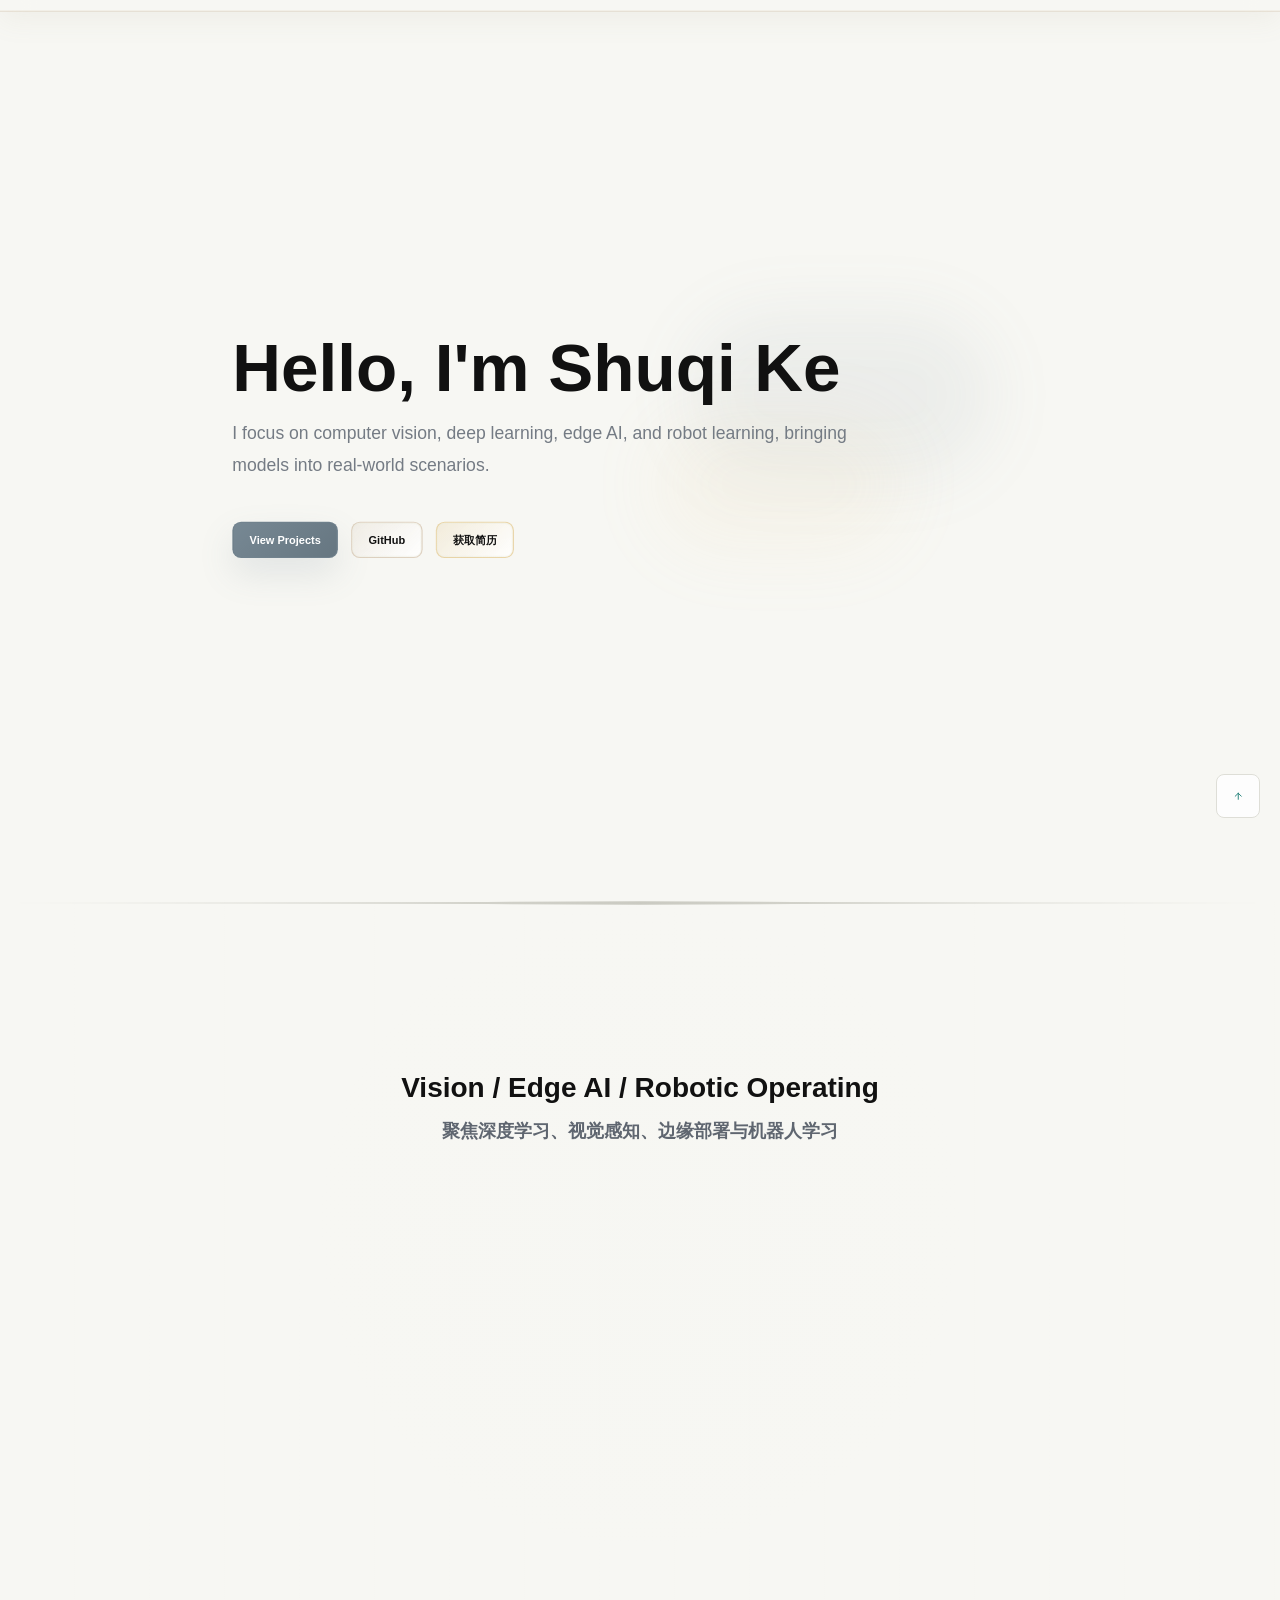
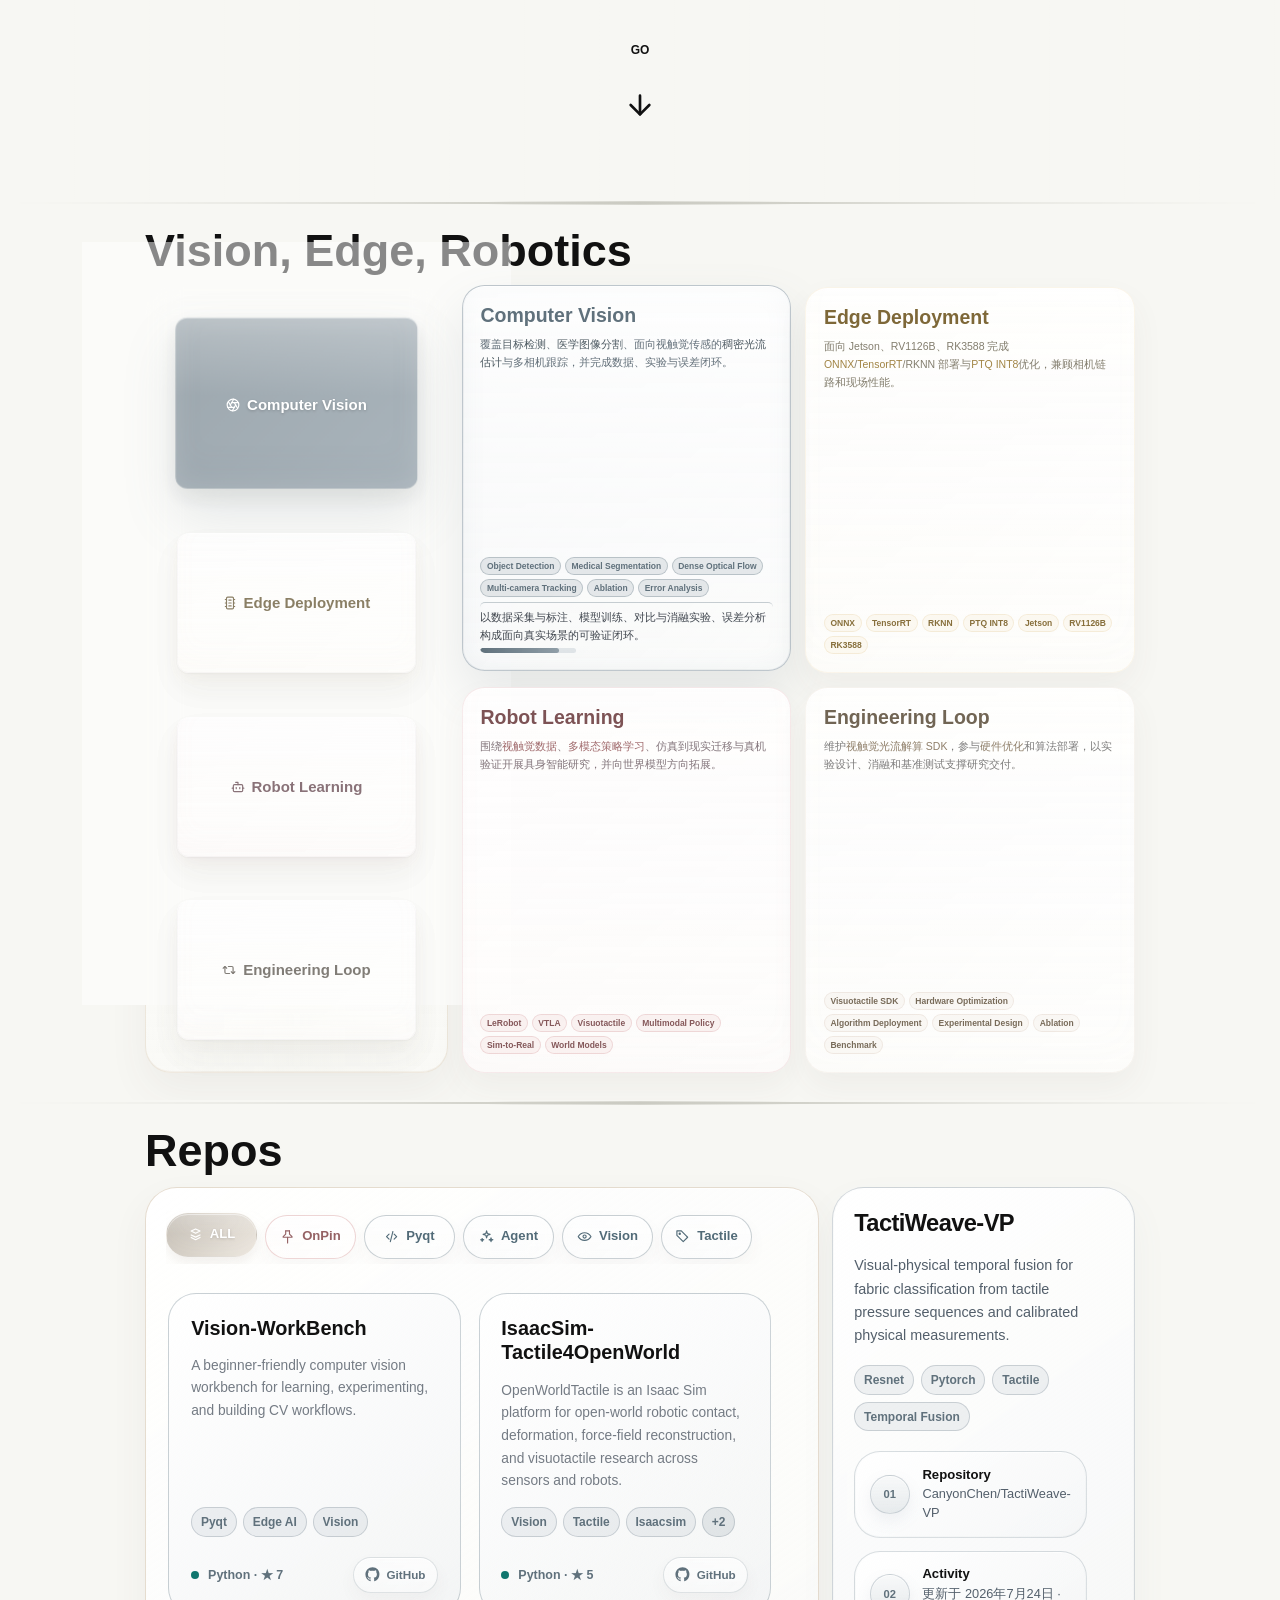
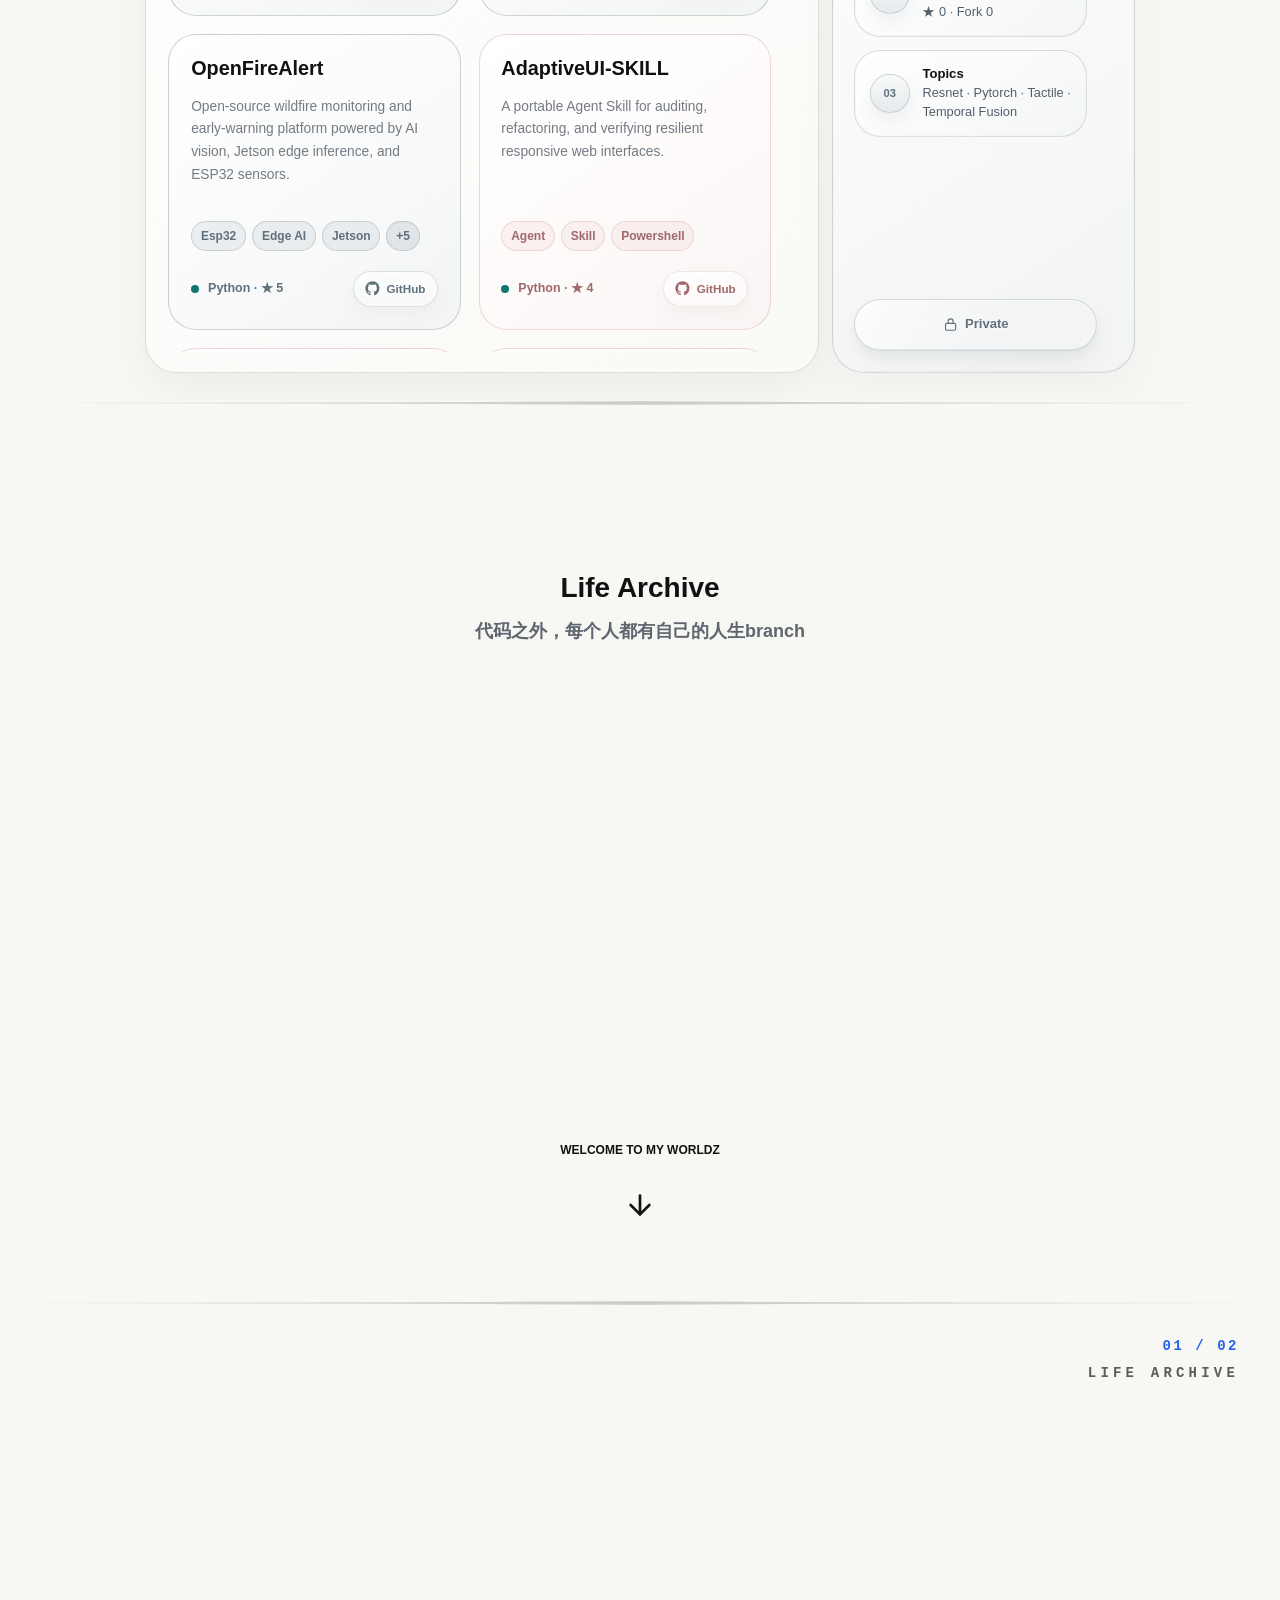
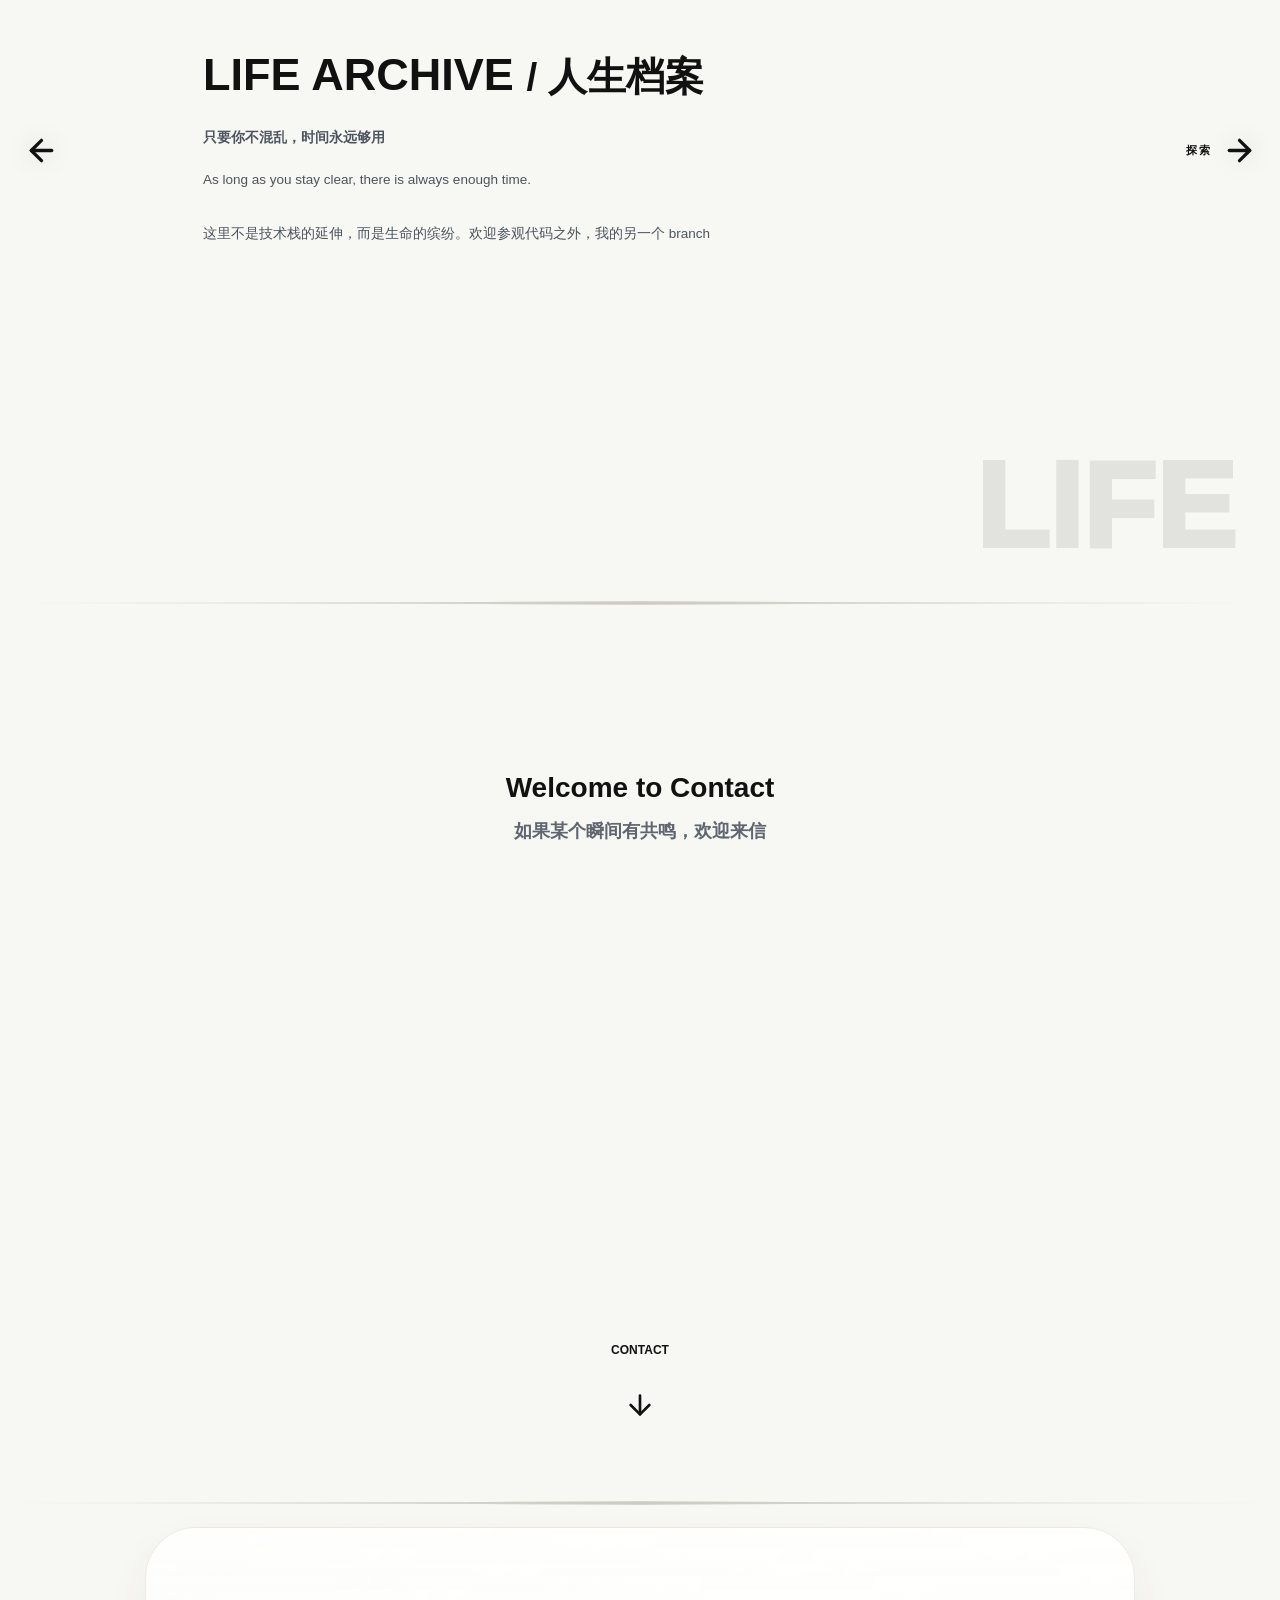
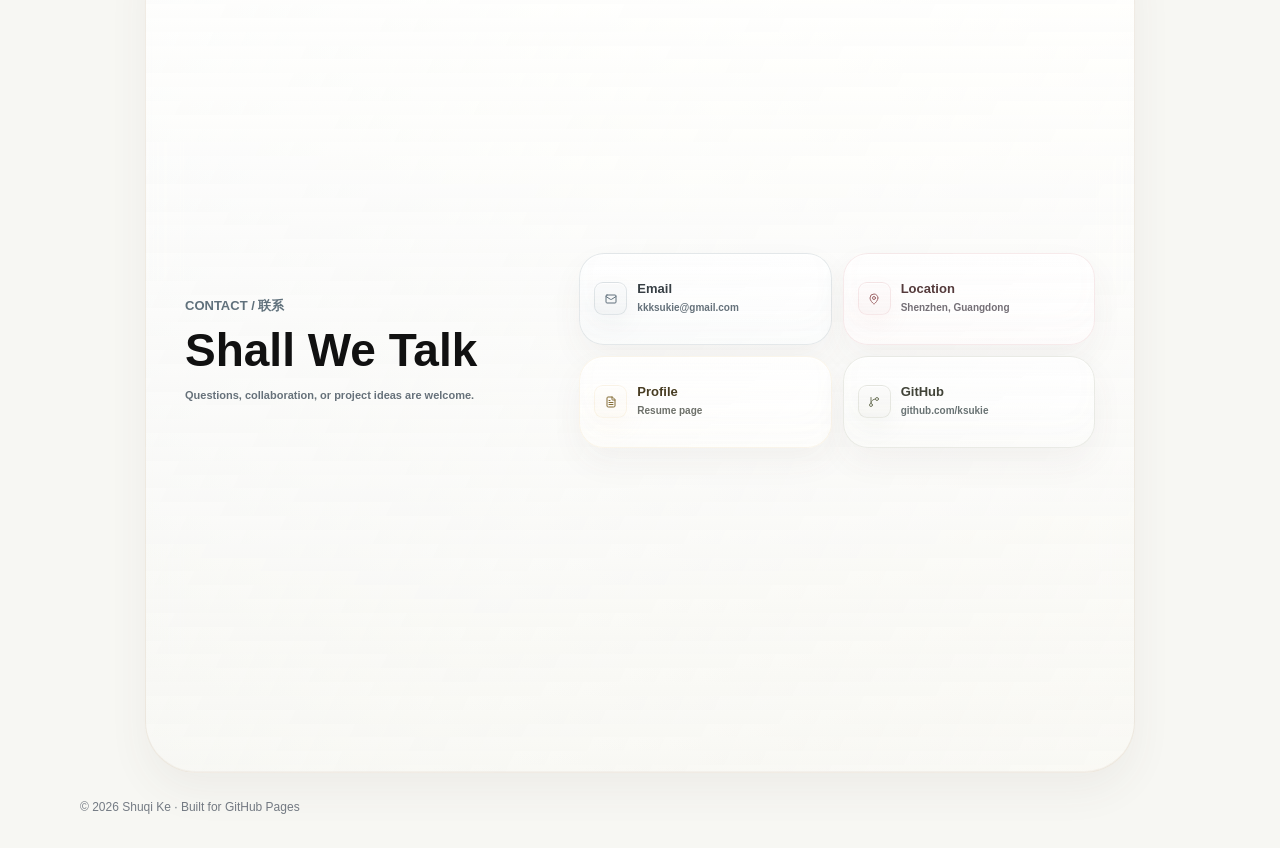
<file: soft.html>
<!DOCTYPE html>
<html lang="zh-CN">
<head>
  <meta charset="UTF-8" />
  <meta name="viewport" content="width=device-width, initial-scale=1.0" />
  <meta name="description" content="柯书奇 - Computer Vision, Edge AI and Robotics portfolio" />
  <title>soft.html</title>
  <link rel="stylesheet" href="css/soft.css">
</head>
<body>
  <div class="page soft-repos-page">
    <header class="site-header">
      <nav class="nav" aria-label="主导航">
        <a class="brand" href="#top" aria-label="返回顶部">
          <span class="brand-mark">&lt;K&gt;</span>
          <span>Shuqi Ke</span>
        </a>
        <div class="nav-links" id="site-header-nav">
          <a href="#profile">能力</a>
          <a href="#projects">仓库</a>
          <a href="#life">关于我</a>
          <a href="#contact">联系我</a>
          <a class="nav-resume" href="resume.html" target="_blank" rel="noreferrer">获取简历</a>
        </div>
      </nav>
    </header>

    <button class="nav-hanger" type="button" aria-label="打开主导航" aria-controls="site-header-nav" aria-expanded="false">
      <span class="nav-hanger-pin" aria-hidden="true"></span>
      <span class="nav-hanger-rope" aria-hidden="true"></span>
      <span class="nav-hanger-ball" aria-hidden="true"></span>
    </button>

    <main class="hero" id="top">
      <section class="hero-content" aria-labelledby="hero-title">
        <h1 id="hero-title">Hello, I'm Shuqi Ke</h1>
        <p class="copy">I focus on computer vision, deep learning, edge AI, and robot learning, bringing models into real-world scenarios.</p>

        <div class="actions">
          <a class="button button-primary" href="#profile">View Projects</a>
          <a class="button" href="https://github.com/ksukie" target="_blank" rel="noreferrer">GitHub</a>
          <a class="button" href="Profile-latex-ksq_cn/output/pdf/ksq-cv-cn.pdf" target="_blank" rel="noreferrer">获取简历</a>
        </div>
      </section>
    </main>

    <section class="hero-bridge" aria-labelledby="bridge-title">
      <div class="bridge-clickable-wrap">
        <a class="g_clickable_link w-inline-block bridge-clickable-link" href="#profile" aria-label="进入 Profile 区域">
          <span class="bridge-clickable-text">进入 Profile 区域</span>
        </a>
      </div>
      <div class="bridge-inner reveal">
        <div class="bridge-copy">
          <h2 id="bridge-title">Vision / Edge AI / Robotic Operating</h2>
        <p>聚焦深度学习、视觉感知、边缘部署与机器人学习</p>
        </div>
        <div class="bridge-arrow" aria-hidden="true">
          <span class="bridge-go">GO</span>
          <i data-lucide="arrow-down"></i>
        </div>
      </div>
    </section>

    <section class="section" id="profile" aria-labelledby="profile-title">
      <div class="section-heading">
        <div>
          <h2 id="profile-title">Vision, Edge, Robotics</h2>
        </div>
      </div>

      <div class="lens-console">
        <aside class="lens-panel" aria-label="能力镜头">
          <button class="lens-button is-active" type="button" data-lens="vision" data-index="01" aria-pressed="true">
            <span class="lens-nav-content">
              <span class="lens-nav-title"><i data-lucide="aperture"></i><strong>Computer Vision</strong></span>
            </span>
          </button>
          <button class="lens-button" type="button" data-lens="edge" data-index="02" aria-pressed="false">
            <span class="lens-nav-content">
              <span class="lens-nav-title"><i data-lucide="microchip"></i><strong>Edge Deployment</strong></span>
            </span>
          </button>
          <button class="lens-button" type="button" data-lens="robot" data-index="03" aria-pressed="false">
            <span class="lens-nav-content">
              <span class="lens-nav-title"><i data-lucide="bot"></i><strong>Robot Learning</strong></span>
            </span>
          </button>
          <button class="lens-button" type="button" data-lens="loop" data-index="04" aria-pressed="false">
            <span class="lens-nav-content">
              <span class="lens-nav-title"><i data-lucide="repeat-2"></i><strong>Engineering Loop</strong></span>
            </span>
          </button>
        </aside>

        <div class="method-grid">
          <article class="tilt-card is-active" data-index="01" data-lens-card="vision" tabindex="0">
            <h3>Computer Vision</h3>
            <p>覆盖<span class="keyword-highlight">目标检测</span>、<span class="keyword-highlight">医学图像分割</span>、面向视触觉传感的<span class="keyword-highlight">稠密光流估计</span>与多相机跟踪，并完成数据、实验与误差闭环。</p>
            <div class="method-tags">
              <span class="tag">Object Detection</span>
              <span class="tag">Medical Segmentation</span>
              <span class="tag">Dense Optical Flow</span>
              <span class="tag">Multi-camera Tracking</span>
              <span class="tag">Ablation</span>
              <span class="tag">Error Analysis</span>
            </div>
            <div class="method-card-detail" aria-hidden="false">
              <p>以数据采集与标注、模型训练、对比与消融实验、误差分析构成面向真实场景的可验证闭环。</p>
              <div class="method-meter" aria-hidden="true"><span style="--meter: 82%;"></span></div>
            </div>
          </article>
          <article class="tilt-card" data-index="02" data-lens-card="edge" tabindex="0">
            <h3>Edge Deployment</h3>
            <p>面向 Jetson、RV1126B、RK3588 完成 <span class="keyword-highlight">ONNX</span>/<span class="keyword-highlight">TensorRT</span>/RKNN 部署与<span class="keyword-highlight">PTQ INT8</span>优化，兼顾相机链路和现场性能。</p>
            <div class="method-tags">
              <span class="tag">ONNX</span>
              <span class="tag">TensorRT</span>
              <span class="tag">RKNN</span>
              <span class="tag">PTQ INT8</span>
              <span class="tag">Jetson</span>
              <span class="tag">RV1126B</span>
              <span class="tag">RK3588</span>
            </div>
            <div class="method-card-detail" aria-hidden="true">
              <p>覆盖模型导出、推理后端、训练后量化（PTQ）和相机链路适配，面向真实设备优化吞吐、时延与稳定性。</p>
              <div class="method-meter" aria-hidden="true"><span style="--meter: 88%;"></span></div>
            </div>
          </article>
          <article class="tilt-card" data-index="03" data-lens-card="robot" tabindex="0">
            <h3>Robot Learning</h3>
            <p>围绕<span class="keyword-highlight">视触觉数据</span>、<span class="keyword-highlight">多模态策略学习</span>、仿真到现实迁移与真机验证开展具身智能研究，并向世界模型方向拓展。</p>
            <div class="method-tags">
              <span class="tag">LeRobot</span>
              <span class="tag">VTLA</span>
              <span class="tag">Visuotactile</span>
              <span class="tag">Multimodal Policy</span>
              <span class="tag">Sim-to-Real</span>
              <span class="tag">World Models</span>
            </div>
            <div class="method-card-detail" aria-hidden="true">
              <p>将视觉、触觉、机械臂控制与策略学习打通，优先构建可复现的数据、训练与真机验证链路。</p>
              <div class="method-meter" aria-hidden="true"><span style="--meter: 74%;"></span></div>
            </div>
          </article>
          <article class="tilt-card" data-index="04" data-lens-card="loop" tabindex="0">
            <h3>Engineering Loop</h3>
            <p>维护<span class="keyword-highlight">视触觉光流解算 SDK</span>，参与<span class="keyword-highlight">硬件优化</span>和算法部署，以实验设计、消融和基准测试支撑研究交付。</p>
            <div class="method-tags">
              <span class="tag">Visuotactile SDK</span>
              <span class="tag">Hardware Optimization</span>
              <span class="tag">Algorithm Deployment</span>
              <span class="tag">Experimental Design</span>
              <span class="tag">Ablation</span>
              <span class="tag">Benchmark</span>
            </div>
            <div class="method-card-detail" aria-hidden="true">
              <p>以 SDK 维护、硬件优化、算法部署和可复现实验，将研究原型推进到可验证的工程交付。</p>
              <div class="method-meter" aria-hidden="true"><span style="--meter: 91%;"></span></div>
            </div>
          </article>
        </div>
      </div>
    </section>

    <section class="section" id="projects" aria-labelledby="projects-title">
      <div class="section-heading">
        <div>
          <h2 id="projects-title">Repos</h2>
        </div>
      </div>

      <div class="repository-section">
        <div class="repository-console">
          <div class="repository-main">
            <div class="repository-controls">
              <div class="repository-toolbar">
                <div class="filter-row" data-repository-filters role="region" aria-label="仓库标签筛选">
                  <span class="filter-loading">正在加载仓库标签…</span>
                </div>
              </div>
            </div>

            <div class="repository-results" role="region" aria-label="仓库结果列表" tabindex="0">
              <div class="repository-grid" data-repository-grid aria-busy="true">
                <p class="repository-loading">正在加载仓库…</p>
              </div>
            </div>
          </div>

          <aside class="repository-detail" data-repository-detail aria-live="polite">
            <h2 data-repository-name>Loading repository details</h2>
            <p class="detail-description" data-repository-description>正在载入 GitHub 仓库数据。</p>
            <div class="detail-tags" data-repository-tags></div>
            <div class="repository-trail" data-repository-trail role="region" aria-label="仓库详情摘要" tabindex="0"></div>
            <a class="detail-action" data-repository-source href="https://github.com/ksukie" target="_blank" rel="noreferrer">GitHub</a>
            <button class="detail-action" type="button" data-repository-private-source hidden>Private</button>
          </aside>
        </div>
      </div>
    </section>

    <section class="life-bridge" aria-labelledby="life-bridge-title">
      <div class="bridge-clickable-wrap">
        <a class="g_clickable_link w-inline-block bridge-clickable-link" href="#life" aria-label="进入 Life Archive 区域">
          <span class="bridge-clickable-text">进入 Life Archive 区域</span>
        </a>
      </div>
      <div class="bridge-inner reveal">
        <div class="bridge-copy">
          <h2 id="life-bridge-title">Life Archive</h2>
          <p>代码之外，每个人都有自己的人生branch</p>
        </div>
        <div class="bridge-arrow" aria-hidden="true">
          <span class="bridge-go">Welcome to my Worldz</span>
          <i data-lucide="arrow-down"></i>
        </div>
      </div>
    </section>

    <section class="section life-template-section" id="life" aria-labelledby="life-title">
      <div class="life-template reveal" data-life-stage data-active-life="intro" tabindex="0" role="region" aria-roledescription="carousel" aria-label="生活档案">
        <div class="life-track" data-life-track>
          <article class="life-template-slide is-active" data-life-slide="intro" data-life-caption="Life Archive" data-watermark="Life">
            <p class="eyebrow">Life Archive / 生活档案</p>
            <h2 class="life-big-title" id="life-title">Life <span>Archive</span> <span class="life-title-cn">/ 人生档案</span></h2>
            <p class="life-lead life-lead-cn">只要你不混乱，时间永远够用</p>
            <p class="life-lead">As long as you stay clear, there is always enough time.</p>
            <p class="life-lead">这里不是技术栈的延伸，而是生命的缤纷。欢迎参观代码之外，我的另一个 branch</p>
          </article>

          <article class="life-template-slide" data-life-slide="photography" data-life-caption="Photography" data-watermark="Photo">
            <div class="life-branch-note">
              <span>Branch note</span>
              <p>浮光里活出真我，人不算白过。</p>
            </div>
            <header class="life-template-title">
              <span>02</span>
              <h3>Photography</h3>
              <p>登高峰一秒 得獎一秒 再破紀錄的一秒<br />港灣晚燈 山頂破曉 摘下懷念 記住美妙<br />升職那刻 新婚那朝 成為父母的一秒<br />要拍照的事 可不少</p>
              <p class="life-song-credit">陈奕迅 -《沙龙》</p>
            </header>
            <div class="life-photo-shell" aria-label="摄影作品">
              <div class="life-photo-slot">
                <img class="life-photo-slide is-active" src="assets/life/photography/photo-00.webp" alt="Photography memory" loading="eager" />
              </div>
            </div>
          </article>

          <article class="life-template-slide" data-life-slide="games" data-life-caption="Gaming Archive" data-watermark="Games" hidden>
            <div class="life-branch-note">
              <span>Branch note</span>
              <p>现实需要答案，游戏允许我们反复尝试。</p>
            </div>
            <header class="life-template-title">
              <span>03</span>
              <h3>Gaming</h3>
              <p>這趟旅行若算開心<br />亦是無負這一生</p>
              <p class="life-song-credit">陈奕迅 -《落花流水》</p>
            </header>
            <div class="life-template-grid life-game-grid" aria-label="游戏列表">
              <a class="life-card life-card-xl" href="https://lol.qq.com/main.shtml" target="_blank" rel="noreferrer">
                <img src="assets/life/games/league-of-legends-jinx.jpg" alt="League of Legends" loading="lazy" onerror="this.closest('.life-card').classList.add('is-image-missing'); this.remove();" />
                <strong>League of Legends</strong>
                <small>China Official</small>
              </a>
              <a class="life-card life-card-tall" href="https://store.steampowered.com/app/578080/PUBG_BATTLEGROUNDS/" target="_blank" rel="noreferrer">
                <img src="assets/life/games/pubg-battlegrounds.jpg" alt="PUBG: BATTLEGROUNDS" loading="lazy" onerror="this.closest('.life-card').classList.add('is-image-missing'); this.remove();" />
                <strong>PUBG: BATTLEGROUNDS</strong>
                <small>Steam</small>
              </a>
              <a class="life-card life-card-mid" href="https://lol.qq.com/tft/#/index" target="_blank" rel="noreferrer">
                <img src="assets/taste/teamfight-tactics-generated.webp" alt="Teamfight Tactics" loading="lazy" onerror="this.closest('.life-card').classList.add('is-image-missing'); this.remove();" />
                <strong>Teamfight Tactics</strong>
                <small>China Official</small>
              </a>
              <a class="life-card life-card-mid" href="https://store.steampowered.com/app/3590/Plants_vs_Zombies_GOTY_Edition/" target="_blank" rel="noreferrer">
                <img src="assets/life/games/plants-vs-zombies.jpg" alt="Plants vs. Zombies" loading="lazy" onerror="this.closest('.life-card').classList.add('is-image-missing'); this.remove();" />
                <strong>Plants vs. Zombies</strong>
                <small>Steam</small>
              </a>
              <a class="life-card life-card-wide" href="https://speed.qq.com/main.shtml" target="_blank" rel="noreferrer">
                <img src="assets/taste/qq-speed-generated.webp" alt="QQ Speed" loading="lazy" onerror="this.closest('.life-card').classList.add('is-image-missing'); this.remove();" />
                <strong>QQ Speed</strong>
                <small>China Official</small>
              </a>
              <a class="life-card life-card-mid" href="https://store.steampowered.com/app/1426210/It_Takes_Two/" target="_blank" rel="noreferrer">
                <img src="assets/life/games/it-takes-two.jpg" alt="It Takes Two" loading="lazy" onerror="this.closest('.life-card').classList.add('is-image-missing'); this.remove();" />
                <strong>It Takes Two</strong>
                <small>Steam</small>
              </a>
              <a class="life-card life-card-mid" href="https://store.steampowered.com/app/1237970/Titanfall_2/" target="_blank" rel="noreferrer">
                <img src="assets/life/games/titanfall-2.jpg" alt="Titanfall 2" loading="lazy" onerror="this.closest('.life-card').classList.add('is-image-missing'); this.remove();" />
                <strong>Titanfall</strong>
                <small>Steam</small>
              </a>
              <a class="life-card life-card-wide" href="https://store.steampowered.com/app/939400/LoveChoice/" target="_blank" rel="noreferrer">
                <img src="assets/life/games/lovechoice.jpg" alt="LoveChoice" loading="lazy" onerror="this.closest('.life-card').classList.add('is-image-missing'); this.remove();" />
                <strong>LoveChoice</strong>
                <small>Steam</small>
              </a>
            </div>
          </article>

          <article class="life-template-slide" data-life-slide="music" data-life-caption="Music Room" data-watermark="Music" hidden>
            <div class="life-branch-note">
              <span>Branch note</span>
              <p>音乐不只是旋律，也是情绪的备份。</p>
            </div>
            <header class="life-template-title">
              <span>04</span>
              <h3>Music</h3>
              <p>音樂 話劇 詩詞和舞蹈<br />揉合生命 千樣好</p>
              <p class="life-song-credit">陈奕迅 -《沙龙》</p>
            </header>
            <div class="life-template-grid life-music-grid" aria-label="歌手列表">
              <button class="life-card life-artist-card is-active" type="button" data-artist="Jay Chou" data-songs="晴天|七里香|以父之名|夜曲|稻香|简单爱|不能说的秘密|一路向北|轨迹|爱在西元前|青花瓷|半岛铁盒|龙卷风|发如雪|搁浅|等你下课|告白气球|开不了口|安静|说好的幸福呢">
                <img src="assets/life/music/jay-chou.jpg" alt="Jay Chou" loading="lazy" onerror="this.closest('.life-card').classList.add('is-image-missing'); this.remove();" />
                <strong>Jay Chou</strong>
                <small>Mandarin</small>
              </button>
              <button class="life-card life-artist-card" type="button" data-artist="Eason Chen" data-songs="浮夸|十年|爱情转移|单车|富士山下|陀飞轮|苦瓜|沙龙|夕阳无限好|最佳损友|明年今日|K歌之王|淘汰|好久不见|葡萄成熟时|岁月如歌|无条件|任我行|1874|人来人往">
                <img src="assets/life/music/eason-chen.jpg" alt="Eason Chen" loading="lazy" onerror="this.closest('.life-card').classList.add('is-image-missing'); this.remove();" />
                <strong>Eason Chen</strong>
                <small>Cantonese</small>
              </button>
              <button class="life-card life-artist-card" type="button" data-artist="Pakho Chau" data-songs="够钟|小白|我的宣言|天窗|到此为止|还记得|同天空|宏愿|一事无成|百年不合|传闻|相安无事|最好不过|乞丐王子|只有一事不成全你|同行|我不要被你记住|男人背后|磨牙|天光">
                <img src="assets/life/music/pakho-chau.jpg" alt="Pakho Chau" loading="lazy" onerror="this.closest('.life-card').classList.add('is-image-missing'); this.remove();" />
                <strong>Pakho Chau</strong>
                <small>Cantonese</small>
              </button>
              <button class="life-card life-artist-card" type="button" data-artist="Joker Xue" data-songs="演员|丑八怪|认真的雪|绅士|天外来物|刚刚好|其实|意外|你还要我怎样|我好像在哪见过你|方圆几里|动物世界|慢半拍|高尚|暧昧|违背的青春|怪咖|摩天大楼|丢手绢|黄色枫叶">
                <img src="assets/life/music/joker-xue.jpg" alt="Joker Xue" loading="lazy" onerror="this.closest('.life-card').classList.add('is-image-missing'); this.remove();" />
                <strong>Joker Xue</strong>
                <small>Mandarin</small>
              </button>
              <button class="life-card life-artist-card" type="button" data-artist="JJ Lin" data-songs="江南|修炼爱情|可惜没如果|她说|不为谁而作的歌|曹操|小酒窝|美人鱼|Always Online|一千年以后|背对背拥抱|那些你很冒险的梦|交换余生|伟大的渺小|豆浆油条|被风吹过的夏天|关键词|第几个100天|学不会|裂缝中的阳光">
                <img src="assets/life/music/jj-lin.jpg" alt="JJ Lin" loading="lazy" onerror="this.closest('.life-card').classList.add('is-image-missing'); this.remove();" />
                <strong>JJ Lin</strong>
                <small>Mandarin</small>
              </button>
              <button class="life-card life-artist-card" type="button" data-artist="아이유" data-songs="Blueming|Celebrity|Palette|Through the Night|Love poem|Eight|Good Day|Twenty-three|strawberry moon|BBIBBI|Lilac|Friday|You and I|Red Shoes|My sea|Dear Name|Hold My Hand|Love wins all|Shopper|Holssi">
                <img src="assets/life/music/iu.jpg" alt="아이유" loading="lazy" onerror="this.closest('.life-card').classList.add('is-image-missing'); this.remove();" />
                <strong>아이유</strong>
                <small>K-pop</small>
              </button>
            </div>
            <div class="life-track-panel" data-track-panel aria-live="polite"></div>
          </article>

          <article class="life-template-slide" data-life-slide="reading" data-life-caption="Reading Shelf" data-watermark="Reading" hidden>
            <div class="life-branch-note">
              <span>Branch note</span>
              <p>书里不一定有标准答案，但会有新的角度。</p>
            </div>
            <header class="life-template-title">
              <span>05</span>
              <h3>Reading</h3>
              <p>我知 日後 路上或沒有更美的邂逅<br />但當你智慧都醞釀成紅酒<br />仍可一醉自救</p>
              <p class="life-song-credit">陈奕迅 -《葡萄成熟时》</p>
            </header>
            <div class="life-template-grid life-reading-grid" aria-label="书架">
              <article class="life-card life-book-card">
                <img src="assets/taste/the-courage-to-be-disliked.jpg" alt="The Courage to Be Disliked" loading="lazy" onerror="this.closest('.life-card').classList.add('is-image-missing'); this.remove();" />
                <strong>The Courage to Be Disliked</strong>
                <small>Book</small>
              </article>
              <article class="life-card life-book-card">
                <img src="assets/taste/what-life-could-mean-to-you.jpg" alt="What Life Could Mean to You" loading="lazy" onerror="this.closest('.life-card').classList.add('is-image-missing'); this.remove();" />
                <strong>What Life Could Mean to You</strong>
                <small>Book</small>
              </article>
              <article class="life-card life-book-card">
                <img src="assets/taste/to-kill-a-mockingbird.jpg" alt="To Kill a Mockingbird" loading="lazy" onerror="this.closest('.life-card').classList.add('is-image-missing'); this.remove();" />
                <strong>To Kill a Mockingbird</strong>
                <small>Book</small>
              </article>
              <article class="life-card life-book-card">
                <img src="assets/taste/understanding-human-nature.jpg" alt="Understanding Human Nature" loading="lazy" onerror="this.closest('.life-card').classList.add('is-image-missing'); this.remove();" />
                <strong>Understanding Human Nature</strong>
                <small>Book</small>
              </article>
              <article class="life-card life-book-card">
                <img src="assets/taste/procrastination.jpg" alt="Procrastination" loading="lazy" onerror="this.closest('.life-card').classList.add('is-image-missing'); this.remove();" />
                <strong>Procrastination</strong>
                <small>Book</small>
              </article>
              <article class="life-card life-book-card">
                <img src="assets/taste/the-crowd.jpg" alt="The Crowd: A Study of the Popular Mind" loading="lazy" onerror="this.closest('.life-card').classList.add('is-image-missing'); this.remove();" />
                <strong>The Crowd: A Study of the Popular Mind</strong>
                <small>Book</small>
              </article>
            </div>
          </article>

          <article class="life-template-slide" data-life-slide="continued" data-life-caption="未完待续" data-watermark="" hidden>
            <h3 class="life-continued-title">未完待续......</h3>
          </article>
        </div>

        <div class="life-template-readout" aria-live="polite">
          <span data-life-count>01 / 02</span>
          <span data-life-current-caption>Life Archive</span>
        </div>

        <div class="life-template-controls" aria-label="生活档案滑动控制">
          <button class="life-arrow" type="button" data-life-prev aria-label="上一页">
            <i data-lucide="arrow-left"></i>
          </button>
          <div class="life-dots" aria-label="当前位置">
            <button class="life-dot is-active" type="button" data-life-dot="intro" aria-label="Life Archive" aria-current="true"></button>
            <button class="life-dot" type="button" data-life-dot="photography" aria-label="Photography"></button>
            <button class="life-dot" type="button" data-life-dot="games" aria-label="Gaming Archive" hidden></button>
            <button class="life-dot" type="button" data-life-dot="music" aria-label="Music Room" hidden></button>
            <button class="life-dot" type="button" data-life-dot="reading" aria-label="Reading Shelf" hidden></button>
            <button class="life-dot" type="button" data-life-dot="continued" aria-label="未完待续" hidden></button>
          </div>
          <span class="life-next-label" aria-hidden="true">探索</span>
          <button class="life-arrow" type="button" data-life-next aria-label="下一页">
            <i data-lucide="arrow-right"></i>
          </button>
        </div>
      </div>
    </section>

    <section class="contact-bridge" aria-labelledby="contact-bridge-title">
      <div class="bridge-clickable-wrap">
        <a class="g_clickable_link w-inline-block bridge-clickable-link" href="#contact" aria-label="Enter Contact section">
          <span class="bridge-clickable-text">Enter Contact section</span>
        </a>
      </div>
      <div class="bridge-inner reveal">
        <div class="bridge-copy">
          <h2 id="contact-bridge-title">Welcome to Contact</h2>
          <p>如果某个瞬间有共鸣，欢迎来信</p>
        </div>
        <div class="bridge-arrow" aria-hidden="true">
          <span class="bridge-go">Contact</span>
          <i data-lucide="arrow-down"></i>
        </div>
      </div>
    </section>

    <section class="section contact-band" id="contact" aria-labelledby="contact-title">
      <div class="contact-panel">
        <div class="contact-copy">
          <p class="eyebrow">Contact / 联系</p>
          <h3 id="contact-title">Shall We Talk</h3>
          <p>Questions, collaboration, or project ideas are welcome.</p>
        </div>
        <div class="contact-actions" aria-label="Contact details">
          <a class="contact-card contact-link" href="mailto:kkksukie@gmail.com" target="_blank" rel="noreferrer">
            <span class="icon-box"><i data-lucide="mail"></i></span>
            <span><strong>Email</strong><span>kkksukie@gmail.com</span></span>
          </a>
          <div class="contact-card" aria-label="Location">
            <span class="icon-box"><i data-lucide="map-pin"></i></span>
            <span><strong>Location</strong><span>Shenzhen, Guangdong</span></span>
          </div>
          <a class="contact-card contact-link" href="resume.html" target="_blank" rel="noreferrer">
            <span class="icon-box"><i data-lucide="file-text"></i></span>
            <span><strong>Profile</strong><span>Resume page</span></span>
          </a>
          <a class="contact-card contact-link" href="https://github.com/ksukie" target="_blank" rel="noreferrer">
            <span class="icon-box"><i data-lucide="git-branch"></i></span>
            <span><strong>GitHub</strong><span>github.com/ksukie</span></span>
          </a>
        </div>
      </div>
    </section>
  </div>

  <div class="toast" role="status" aria-live="polite"></div>

  <a class="back-top" href="#top" aria-label="返回顶部">
    <i data-lucide="arrow-up"></i>
  </a>

  <footer class="footer">
    <span>© 2026 Shuqi Ke · Built for GitHub Pages</span>
  </footer>

  <script src="assets/vendor/lucide/lucide.min.js"></script>
  <script src="js/soft-repositories.js"></script>
  <script src="js/soft.js"></script>
</body>
</html>
</file>
<file: css/index.css>
@font-face {
  font-family: "Titillium Web";
  font-style: normal;
  font-weight: 300;
  font-display: swap;
  src: url("../assets/vendor/titillium-web/titillium-web-300.woff2") format("woff2");
}

@font-face {
  font-family: "Titillium Web";
  font-style: normal;
  font-weight: 400;
  font-display: swap;
  src: url("../assets/vendor/titillium-web/titillium-web-400.woff2") format("woff2");
}

@font-face {
  font-family: "Titillium Web";
  font-style: normal;
  font-weight: 600;
  font-display: swap;
  src: url("../assets/vendor/titillium-web/titillium-web-600.woff2") format("woff2");
}

@font-face {
  font-family: "Titillium Web";
  font-style: italic;
  font-weight: 400;
  font-display: swap;
  src: url("../assets/vendor/titillium-web/titillium-web-400-italic.woff2") format("woff2");
}

@font-face {
  font-family: "Titillium Web";
  font-style: italic;
  font-weight: 600;
  font-display: swap;
  src: url("../assets/vendor/titillium-web/titillium-web-600-italic.woff2") format("woff2");
}

a {
  color: #1772d0;
  text-decoration: none;
}

a:focus,
a:hover {
  color: #f09228;
}

body,
td,
th {
  font-family: "Titillium Web", Verdana, Helvetica, sans-serif;
  font-size: 16px;
  font-weight: 400;
}

strong {
  font-size: 16px;
  font-weight: 600;
}

hr {
  height: 1px;
  margin: 0;
  border: 0;
  background-image: linear-gradient(
    to right,
    rgb(0 0 0 / 0%),
    rgb(0 0 0 / 75%),
    rgb(0 0 0 / 0%)
  );
}

.skip-link {
  position: fixed;
  z-index: 10;
  top: 8px;
  left: 8px;
  padding: 6px 10px;
  background: #111;
  color: #fff;
  transform: translateY(-150%);
}

.skip-link:focus {
  color: #fff;
  transform: translateY(0);
}

.page-shell,
.profile-table {
  width: 100%;
  border: 0;
  border-spacing: 0;
}

.page-shell {
  width: 900px;
  max-width: 100%;
  margin: 0 auto;
}

.page-shell > tbody > tr > td {
  padding: 20px;
}

.page-heading {
  margin: 16px 0;
  font-size: 38px;
  font-weight: 400;
  line-height: normal;
  text-align: center;
}

.page-heading span {
  white-space: nowrap;
}

.profile-table td {
  padding: 20px;
}

.profile-media {
  width: 30%;
}

.profile-copy {
  width: 70%;
  text-align: justify;
}

.profile-photo {
  display: block;
  width: 100%;
  aspect-ratio: 2042 / 2189;
  border-radius: 15px;
  object-fit: cover;
  object-position: center 28%;
}

.profile-links {
  margin: 16px 0 0;
  text-align: center;
}

.cv-menu {
  position: relative;
  display: inline-block;
  text-align: left;
  vertical-align: baseline;
}

.cv-menu summary {
  color: #1772d0;
  cursor: pointer;
  list-style: none;
}

.cv-menu summary::-webkit-details-marker {
  display: none;
}

.cv-menu summary::marker {
  content: "";
}

.cv-menu summary:focus,
.cv-menu summary:hover,
.cv-menu[open] summary {
  color: #f09228;
}

.cv-options {
  position: absolute;
  z-index: 2;
  top: calc(100% + 4px);
  left: 50%;
  min-width: 6.5rem;
  margin: 0;
  padding: 4px 0;
  list-style: none;
  background: #fff;
  border: 1px solid #d3d3d3;
  border-radius: 4px;
  box-shadow: 0 2px 8px rgb(0 0 0 / 15%);
  transform: translateX(-50%);
}

.cv-options a {
  display: block;
  padding: 4px 10px;
  white-space: nowrap;
}

.profile-copy p {
  margin: 0 0 16px;
}

.profile-copy .contact {
  margin-bottom: 16px;
}

.news-preview {
  padding: 24px 10px 20px;
}

.news-preview h2,
.publications-section h2,
.projects-section h2 {
  margin: 0;
  font-size: 22px;
  font-weight: 600;
}

.news-list {
  margin: 32px 0 0;
  padding-left: 25px;
}

.publications-section {
  padding: 24px 10px 20px;
}

.paper-entry {
  max-width: 760px;
  margin-top: 32px;
}

.paper-title {
  margin: 0;
  color: #0673e8;
  font-size: 17px;
  font-weight: 600;
  line-height: 1.45;
}

.paper-title a {
  color: inherit;
}

.paper-authors,
.paper-venue {
  margin: 2px 0 0;
}

.paper-links {
  margin: 18px 0 0;
}

.projects-section {
  padding: 24px 10px 10px;
}

.publication-entry {
  display: grid;
  grid-template-columns: 40% 60%;
}

.publication-media,
.publication-copy {
  min-width: 0;
  padding: 15px;
}

.repo-placeholder,
.repo-image {
  display: block;
  width: 90%;
  aspect-ratio: 16 / 9;
  margin: 0 auto;
  border-radius: 15px;
}

.repo-image {
  height: auto;
  object-fit: contain;
}

.repo-title {
  margin: 0;
  font-size: 17px;
  font-weight: 600;
  line-height: 1.35;
}

.repo-tech {
  margin: 4px 0 8px;
  color: #555;
}

.repo-description {
  margin: 0;
}

.repo-access {
  display: inline-flex;
  align-items: center;
  gap: 6px;
  width: max-content;
  margin: 7px 0 3px;
  line-height: 1;
}

.repo-access a {
  display: inline-flex;
  align-items: center;
  gap: 6px;
  line-height: 1;
}

.repo-access img {
  display: block;
  flex: 0 0 16px;
  width: 16px;
  height: 16px;
}

.repo-private {
  color: #555;
}

@media (max-width: 700px) {
  .page-shell > tbody > tr > td {
    padding: 12px;
  }

  .page-heading {
    font-size: 32px;
  }

  .profile-table,
  .profile-table tbody,
  .profile-table tr,
  .profile-table td {
    display: block;
    width: 100%;
  }

  .profile-media {
    max-width: 280px;
    margin: 0 auto;
  }

  .profile-copy {
    text-align: left;
  }

  .publication-entry {
    display: block;
  }

  .repo-placeholder,
  .repo-image {
    width: 100%;
  }

  .publication-copy {
    padding-top: 0;
  }
}
</file>
<file: css/ksukie-world.css>
/* Canonical, self-contained stylesheet for ksukie-world.html. */

:root {
  --page-bg: #f7f7f3;
  --paper: #ffffff;
  --ink: #111111;
  --text: #3f454d;
  --muted: #747b84;
  --line: #deded7;
  --line-strong: #c8c8bf;
  --blue-rgb: 113, 131, 143;
  --rose-rgb: 211, 147, 148;
  --gold-rgb: 229, 204, 150;
  --sand-rgb: 214, 199, 178;
  --control-radius: 14px;
  --card-radius: 28px;
  --panel-radius: 32px;
}

* {
  box-sizing: border-box;
}

html {
  background: var(--page-bg);
}

body {
  min-block-size: 100vh;
  min-block-size: 100dvh;
  margin: 0;
  color: var(--ink);
  font-family: "Inter", "Segoe UI", Arial, "Microsoft YaHei", sans-serif;
  background:
    radial-gradient(circle at 8% 0%, rgba(232, 234, 220, 0.58), transparent 25rem),
    var(--page-bg);
}

button,
input {
  font: inherit;
}

button {
  color: inherit;
}

a {
  color: inherit;
}

.repository-page {
  padding: clamp(2rem, 5vw, 5.5rem) 1rem;
}

.repository-section {
  inline-size: min(100%, 1280px);
  margin-inline: auto;
}

.repository-heading {
  margin-block-end: clamp(1.75rem, 3vw, 2.625rem);
}

.repository-heading :is(h1, h2) {
  max-inline-size: 73.75rem;
  margin: 0;
  color: var(--ink);
  font-size: clamp(2.375rem, 5vw, 4.5rem);
  font-weight: 740;
  line-height: 0.96;
  letter-spacing: -0.035em;
  white-space: nowrap;
}

.repository-console {
  display: grid;
  grid-template-columns: minmax(0, 1.34fr) minmax(22rem, 0.66fr);
  gap: clamp(1rem, 1.6vw, 1.5rem);
  align-items: stretch;
}

.repository-main,
.repository-detail {
  min-inline-size: 0;
  border: 1px solid rgba(var(--sand-rgb), 0.6);
  background:
    linear-gradient(145deg, rgba(255, 255, 255, 0.82), rgba(232, 234, 220, 0.14)),
    rgba(255, 255, 255, 0.66);
  box-shadow: inset 0 1px 0 rgba(255, 255, 255, 0.92), 0 16px 38px rgba(82, 76, 66, 0.06);
}

.repository-main {
  block-size: clamp(42rem, 90vh, 51rem);
  block-size: clamp(42rem, 90dvh, 51rem);
  min-block-size: 0;
  display: grid;
  grid-template-rows: auto minmax(0, 1fr);
  gap: clamp(1.1rem, 1.8vw, 1.5rem);
  padding: clamp(1.25rem, 2.2vw, 1.75rem);
  border-radius: var(--panel-radius);
}

.repository-controls {
  min-inline-size: 0;
}

.repository-toolbar {
  min-inline-size: 0;
}

.filter-row,
.detail-tags,
.repository-card-tags,
.repository-card-meta {
  display: flex;
  flex-wrap: wrap;
  align-items: center;
  gap: 0.5rem;
}

.filter-row {
  min-inline-size: 0;
  display: grid;
  grid-template-columns: auto minmax(0, 1fr) auto;
  align-items: center;
  gap: 0.5rem;
  padding-block: 0.2rem;
}

.filter-anchor {
  display: flex;
  min-inline-size: 0;
}

.filter-topic-scroll {
  min-inline-size: 0;
  display: flex;
  align-items: center;
  gap: 0.5rem;
  overflow-x: auto;
  overscroll-behavior-inline: contain;
  padding-block: 0.2rem 0.35rem;
  scrollbar-width: thin;
  scrollbar-color: rgba(var(--blue-rgb), 0.46) transparent;
}

.filter-topic-scroll-all {
  grid-column: 1 / -1;
}

.filter-topic-scroll::-webkit-scrollbar {
  block-size: 0.35rem;
}

.filter-topic-scroll::-webkit-scrollbar-thumb {
  border-radius: 999px;
  background: rgba(var(--blue-rgb), 0.46);
}

.filter-loading {
  flex: 0 0 auto;
  color: var(--muted);
  font-size: 0.82rem;
}

.filter-button,
.detail-action {
  min-block-size: 2.75rem;
  display: inline-flex;
  align-items: center;
  justify-content: center;
  gap: 0.42rem;
  border: 1px solid rgba(var(--sand-rgb), 0.58);
  border-radius: 999px;
  padding: 0.5rem 0.8rem;
  background: linear-gradient(135deg, rgba(var(--sand-rgb), 0.14), rgba(255, 255, 255, 0.8));
  color: #6f6251;
  font-size: 0.82rem;
  font-weight: 750;
  line-height: 1.1;
  cursor: pointer;
  transition:
    border-color 180ms cubic-bezier(0.22, 1, 0.36, 1),
    background 220ms cubic-bezier(0.22, 1, 0.36, 1),
    box-shadow 240ms cubic-bezier(0.22, 1, 0.36, 1),
    color 180ms cubic-bezier(0.22, 1, 0.36, 1),
    transform 260ms cubic-bezier(0.18, 0.89, 0.32, 1.08);
}

.detail-action[hidden] {
  display: none;
}

.filter-button {
  flex: 0 0 auto;
}

.filter-button {
  --control-rgb: var(--blue-rgb);
  --control-ink: #526b78;
  min-inline-size: 0;
  border-color: rgba(var(--control-rgb), 0.38);
  background:
    linear-gradient(180deg, rgba(255, 255, 255, 0.78), rgba(255, 255, 255, 0.5)),
    linear-gradient(135deg, rgba(var(--control-rgb), 0.05), rgba(var(--control-rgb), 0.015));
  color: var(--control-ink);
  box-shadow:
    inset 0 1px 0 rgba(255, 255, 255, 0.84),
    0 8px 18px rgba(82, 76, 66, 0.045);
  -webkit-backdrop-filter: blur(12px) saturate(1.06);
  backdrop-filter: blur(12px) saturate(1.06);
}

.filter-button {
  inline-size: var(--filter-button-inline-size, auto);
  max-inline-size: 11rem;
}

.filter-button[data-repository-view="featured"] {
  --control-rgb: var(--rose-rgb);
  --control-ink: #956264;
}

.filter-button[data-repository-view="all"] {
  --control-rgb: var(--sand-rgb);
  --control-ink: #756651;
}

.filter-button:hover,
.filter-button:focus-visible,
.filter-button.is-active {
  border-color: transparent;
  background:
    linear-gradient(180deg, rgba(255, 255, 255, 0.26), rgba(255, 255, 255, 0) 48%),
    linear-gradient(
      135deg,
      color-mix(in srgb, var(--control-ink) 42%, #ffffff 58%),
      color-mix(in srgb, rgb(var(--control-rgb)) 38%, #ffffff 62%)
    );
  box-shadow:
    inset 0 1px 0 rgba(255, 255, 255, 0.48),
    inset 0 -14px 26px rgba(var(--control-rgb), 0.045),
    0 12px 26px rgba(var(--control-rgb), 0.085),
    0 5px 12px rgba(82, 76, 66, 0.06);
  color: #ffffff;
  text-shadow: 0 1px 3px rgba(17, 17, 17, 0.16);
  transform: translateY(-2px);
}

.control-label {
  display: block;
  min-inline-size: 0;
  max-inline-size: 100%;
  overflow: hidden;
  text-overflow: ellipsis;
  white-space: nowrap;
}

.filter-icon,
.repository-link-icon,
.detail-action-icon {
  inline-size: 0.95rem;
  block-size: 0.95rem;
  display: inline-grid;
  flex: 0 0 auto;
  place-items: center;
}

.filter-icon svg,
.repository-link-icon svg,
.detail-action-icon svg {
  inline-size: 100%;
  block-size: 100%;
  display: block;
}

.repository-grid {
  display: grid;
  grid-template-columns: repeat(2, minmax(0, 1fr));
  grid-auto-rows: minmax(18.5rem, auto);
  align-content: start;
  gap: clamp(0.9rem, 1.4vw, 1.15rem);
}

.repository-results {
  min-inline-size: 0;
  min-block-size: 0;
  block-size: auto;
  overflow-y: auto;
  overscroll-behavior: contain;
  scrollbar-gutter: stable;
  padding: 0.15rem 0.75rem 0.75rem 0.15rem;
}

.repository-results:focus-visible {
  outline: 2px solid #0f766e;
  outline-offset: 3px;
}

.repository-card,
.repository-empty,
.repository-loading {
  min-inline-size: 0;
  border: 1px solid rgba(var(--repository-rgb, var(--blue-rgb)), 0.35);
  border-radius: var(--card-radius);
  background:
    linear-gradient(145deg, rgba(255, 255, 255, 0.86), rgba(var(--repository-rgb, var(--blue-rgb)), 0.08)),
    rgba(255, 255, 255, 0.7);
}

.repository-card {
  min-block-size: 0;
  display: grid;
  grid-template-rows: 1fr auto;
  gap: 1.25rem;
  padding: clamp(1.1rem, 1.7vw, 1.5rem);
  cursor: pointer;
  transition: border-color 220ms ease, box-shadow 280ms ease, transform 180ms ease, background 280ms ease;
}

.repository-card-body {
  min-inline-size: 0;
  display: grid;
  align-content: start;
  gap: 0.9rem;
}

.repository-card:hover,
.repository-card:focus-within,
.repository-card.is-active {
  border-color: rgba(var(--repository-rgb, var(--blue-rgb)), 0.68);
  background:
    linear-gradient(145deg, rgba(255, 255, 255, 0.95), rgba(var(--repository-rgb, var(--blue-rgb)), 0.16)),
    rgba(255, 255, 255, 0.86);
  box-shadow: 0 16px 34px rgba(var(--repository-rgb, var(--blue-rgb)), 0.12);
  transform: translateY(-2px);
}

.repository-card.is-active {
  border-color: rgba(var(--repository-rgb, var(--blue-rgb)), 0.54);
  background:
    linear-gradient(145deg, rgba(255, 255, 255, 0.99), rgba(var(--repository-rgb, var(--blue-rgb)), 0.12)),
    rgba(255, 255, 255, 0.96);
  box-shadow:
    inset 0 0 0 1px rgba(var(--repository-rgb, var(--blue-rgb)), 0.13),
    0 12px 28px rgba(var(--repository-rgb, var(--blue-rgb)), 0.08);
  transform: none;
}

.repository-select {
  min-inline-size: 0;
  display: inline-flex;
  align-items: center;
  border: 0;
  padding: 0;
  color: inherit;
  background: transparent;
  text-align: start;
  cursor: pointer;
}

.repository-card-tags {
  gap: 0.38rem;
}

.repository-tag,
.repository-card .language-dot {
  flex: 0 0 auto;
}

.repository-tag {
  min-inline-size: 0;
  max-inline-size: 100%;
  min-block-size: 1.75rem;
  display: inline-flex;
  align-items: center;
  border: 1px solid rgba(var(--repository-rgb, var(--blue-rgb)), 0.3);
  border-radius: 999px;
  padding-inline: 0.55rem;
  color: var(--repository-ink, #55636d);
  background: rgba(var(--repository-rgb, var(--blue-rgb)), 0.1);
  font-size: 0.71rem;
  font-weight: 760;
}

.repository-tag-label {
  min-inline-size: 0;
  overflow: hidden;
  text-overflow: ellipsis;
  white-space: nowrap;
}

.repository-tag-more {
  color: var(--repository-ink, #55636d);
  background: rgba(var(--repository-rgb, var(--blue-rgb)), 0.16);
}

.repository-card h3 {
  margin: 0;
}

.repository-card h3 .repository-select {
  color: var(--ink);
  font-size: clamp(1.08rem, 1.55vw, 1.25rem);
  font-weight: 700;
  line-height: 1.25;
  overflow-wrap: anywhere;
}

.repository-card-description {
  margin: 0;
  color: var(--muted);
  font-size: 0.86rem;
  line-height: 1.65;
  overflow-wrap: anywhere;
}

.repository-card-footer {
  display: flex;
  flex-wrap: wrap;
  align-items: center;
  justify-content: space-between;
  gap: 0.65rem;
  color: var(--repository-ink, #55636d);
  font-size: 0.75rem;
  font-weight: 750;
}

.repository-card-meta {
  min-inline-size: 0;
  gap: 0.56rem;
}

.language-dot {
  inline-size: 0.55rem;
  block-size: 0.55rem;
  border-radius: 50%;
  background: rgb(var(--repository-rgb, var(--blue-rgb)));
}

.repository-link {
  min-block-size: 2.25rem;
  display: inline-flex;
  align-items: center;
  justify-content: center;
  gap: 0.38rem;
  border: 1px solid rgba(var(--repository-rgb, var(--blue-rgb)), 0.22);
  border-radius: 999px;
  padding-inline: 0.72rem;
  background:
    linear-gradient(180deg, rgba(255, 255, 255, 0.78), rgba(255, 255, 255, 0.5)),
    linear-gradient(135deg, rgba(var(--repository-rgb, var(--blue-rgb)), 0.05), rgba(var(--repository-rgb, var(--blue-rgb)), 0.015));
  box-shadow:
    inset 0 1px 0 rgba(255, 255, 255, 0.84),
    0 8px 18px rgba(82, 76, 66, 0.045);
  color: var(--repository-ink, #55636d);
  font-size: 0.73rem;
  font-weight: 800;
  line-height: 1;
  cursor: pointer;
  text-decoration: none;
  transition:
    border-color 180ms cubic-bezier(0.22, 1, 0.36, 1),
    background 220ms cubic-bezier(0.22, 1, 0.36, 1),
    box-shadow 240ms cubic-bezier(0.22, 1, 0.36, 1),
    color 180ms cubic-bezier(0.22, 1, 0.36, 1);
  -webkit-backdrop-filter: blur(12px) saturate(1.06);
  backdrop-filter: blur(12px) saturate(1.06);
}

.repository-link:hover,
.repository-link:focus-visible {
  border-color: transparent;
  background:
    linear-gradient(180deg, rgba(255, 255, 255, 0.26), rgba(255, 255, 255, 0) 48%),
    linear-gradient(
      135deg,
      color-mix(in srgb, var(--repository-ink, #55636d) 42%, #ffffff 58%),
      color-mix(in srgb, rgb(var(--repository-rgb, var(--blue-rgb))) 38%, #ffffff 62%)
    );
  box-shadow:
    inset 0 1px 0 rgba(255, 255, 255, 0.48),
    inset 0 -14px 26px rgba(var(--repository-rgb, var(--blue-rgb)), 0.045),
    0 12px 26px rgba(var(--repository-rgb, var(--blue-rgb)), 0.085),
    0 5px 12px rgba(82, 76, 66, 0.06);
  color: #ffffff;
  text-shadow: 0 1px 3px rgba(17, 17, 17, 0.16);
}

.repository-detail {
  align-self: stretch;
  min-block-size: 0;
  display: grid;
  grid-template-rows: auto auto auto minmax(0, 1fr) auto;
  align-content: stretch;
  gap: clamp(0.9rem, 1.35vw, 1.2rem);
  padding: clamp(1.4rem, 2.25vw, 1.9rem);
  overflow-y: auto;
  overscroll-behavior: contain;
  scrollbar-gutter: stable;
  border-color: rgba(var(--detail-rgb, var(--rose-rgb)), 0.42);
  border-radius: var(--panel-radius);
  background:
    linear-gradient(180deg, rgba(255, 255, 255, 0.86), rgba(255, 255, 255, 0.58)),
    linear-gradient(135deg, rgba(var(--detail-rgb, var(--rose-rgb)), 0.08), rgba(var(--detail-rgb, var(--rose-rgb)), 0.025)),
    rgba(255, 255, 255, 0.68);
  box-shadow:
    inset 0 1px 0 rgba(255, 255, 255, 0.9),
    inset 0 0 22px rgba(255, 255, 255, 0.16),
    0 18px 42px rgba(var(--detail-rgb, var(--rose-rgb)), 0.065);
}

.repository-detail h2 {
  margin: 0;
  font-size: clamp(1.75rem, 2.75vw, 2.45rem);
  line-height: 1.06;
  letter-spacing: -0.035em;
  overflow-wrap: anywhere;
}

.detail-description {
  margin: 0;
  color: var(--muted);
  color: color-mix(in srgb, var(--detail-ink, #9f686a) 38%, var(--muted) 62%);
  font-size: 0.9rem;
  line-height: 1.7;
  overflow-wrap: anywhere;
}

.detail-tags {
  gap: 0.45rem;
  padding-block-end: 0.15rem;
}

.detail-tags .repository-tag {
  --repository-rgb: var(--detail-rgb, var(--rose-rgb));
  --repository-ink: var(--detail-ink, #9f686a);
}

.detail-topic-empty {
  margin: 0;
  color: var(--muted);
  font-size: 0.78rem;
}

.repository-trail {
  display: grid;
  grid-auto-rows: minmax(4.5rem, 1fr);
  gap: clamp(0.75rem, 1vw, 1rem);
  min-block-size: 0;
  overflow-y: auto;
  overscroll-behavior: contain;
  scrollbar-gutter: stable;
  scrollbar-width: thin;
  scrollbar-color: rgba(var(--detail-rgb, var(--rose-rgb)), 0.48) transparent;
}

.repository-trail::-webkit-scrollbar {
  inline-size: 0.4rem;
}

.repository-trail::-webkit-scrollbar-thumb {
  border-radius: 999px;
  background: rgba(var(--detail-rgb, var(--rose-rgb)), 0.48);
}

.repository-trail-step {
  display: grid;
  grid-template-columns: clamp(2.25rem, 3.1vw, 2.75rem) minmax(0, 1fr);
  gap: clamp(0.65rem, 1vw, 0.9rem);
  align-items: center;
  min-block-size: 4.5rem;
  border: 1px solid rgba(var(--detail-rgb, var(--rose-rgb)), 0.38);
  border-radius: calc(var(--card-radius) - 2px);
  padding: clamp(0.75rem, 1.15vw, 1rem);
  background:
    linear-gradient(180deg, rgba(255, 255, 255, 0.76), rgba(255, 255, 255, 0.5)),
    linear-gradient(135deg, rgba(var(--detail-rgb, var(--rose-rgb)), 0.05), rgba(var(--detail-rgb, var(--rose-rgb)), 0.016));
  box-shadow:
    inset 0 1px 0 rgba(255, 255, 255, 0.78),
    inset 0 0 0 1px rgba(var(--detail-rgb, var(--rose-rgb)), 0.055);
}

.repository-trail-step > span {
  inline-size: clamp(2.25rem, 3.1vw, 2.75rem);
  block-size: clamp(2.25rem, 3.1vw, 2.75rem);
  display: grid;
  place-items: center;
  border-radius: 50%;
  color: #ffffff;
  background:
    linear-gradient(180deg, rgba(255, 255, 255, 0.2), rgba(255, 255, 255, 0)),
    var(--detail-ink, #9f686a);
  box-shadow: 0 10px 22px rgba(var(--detail-rgb, var(--rose-rgb)), 0.12);
  font-size: 0.69rem;
  font-weight: 800;
}

.repository-trail-step div {
  min-inline-size: 0;
}

.repository-trail-step strong,
.repository-trail-step small {
  display: block;
  overflow-wrap: anywhere;
}

.repository-trail-step strong {
  color: var(--ink);
  font-size: 0.82rem;
  font-weight: 800;
}

.repository-trail-step small {
  margin-block-start: 0.2rem;
  color: var(--muted);
  font-size: 0.76rem;
  line-height: 1.45;
}

.repository-detail > .detail-action {
  --filter-rgb: var(--detail-rgb, var(--rose-rgb));
  --filter-ink: var(--detail-ink, #9f686a);
  inline-size: 100%;
  min-block-size: 3.25rem;
  justify-content: center;
  border-color: rgba(var(--filter-rgb), 0.34);
  border-color: color-mix(in srgb, rgb(var(--filter-rgb)) 34%, #ffffff 66%);
  border-radius: calc(var(--control-radius) + 0.75rem);
  background:
    linear-gradient(118deg, rgba(255, 255, 255, 0.9), rgba(255, 255, 255, 0.48) 52%, rgba(255, 255, 255, 0.2)),
    linear-gradient(135deg, rgba(var(--filter-rgb), 0.16), rgba(var(--filter-rgb), 0.035)),
    rgba(255, 255, 255, 0.22);
  box-shadow:
    inset 0 1px 0 rgba(255, 255, 255, 0.96),
    inset 0 -1px 0 rgba(var(--filter-rgb), 0.16),
    0 12px 26px rgba(var(--filter-rgb), 0.09),
    0 5px 12px rgba(82, 76, 66, 0.045);
  color: var(--detail-ink, #9f686a);
  text-shadow: 0 1px 0 rgba(255, 255, 255, 0.78);
  text-decoration: none;
  -webkit-backdrop-filter: blur(16px) saturate(1.12);
  backdrop-filter: blur(16px) saturate(1.12);
}

.repository-detail > .detail-action:hover,
.repository-detail > .detail-action:focus-visible {
  border-color: transparent;
  background:
    linear-gradient(180deg, rgba(255, 255, 255, 0.26), rgba(255, 255, 255, 0) 48%),
    linear-gradient(
      135deg,
      color-mix(in srgb, var(--filter-ink) 42%, #ffffff 58%),
      color-mix(in srgb, rgb(var(--filter-rgb)) 38%, #ffffff 62%)
    );
  box-shadow:
    inset 0 1px 0 rgba(255, 255, 255, 0.48),
    inset 0 -14px 26px rgba(var(--filter-rgb), 0.045),
    0 12px 26px rgba(var(--filter-rgb), 0.085),
    0 5px 12px rgba(82, 76, 66, 0.06);
  color: #ffffff;
  text-shadow: 0 1px 3px rgba(17, 17, 17, 0.16);
}

.repository-empty,
.repository-loading {
  grid-column: 1 / -1;
  min-block-size: 8.5rem;
  display: grid;
  place-items: center;
  margin: 0;
  padding: 1.25rem;
  color: var(--muted);
  font-size: 0.9rem;
  line-height: 1.6;
  text-align: center;
}

.repository-empty a {
  color: #60717c;
  font-weight: 750;
}

.sr-only {
  position: absolute;
  inline-size: 1px;
  block-size: 1px;
  overflow: hidden;
  clip: rect(0 0 0 0);
  clip-path: inset(50%);
  white-space: nowrap;
}

.filter-button:focus-visible,
.repository-select:focus-visible,
.repository-link:focus-visible,
.detail-action:focus-visible,
.repository-trail:focus-visible {
  outline: 2px solid #0f766e;
  outline-offset: 3px;
}

@media (max-width: 960px) {
  .repository-console {
    grid-template-columns: minmax(0, 1fr);
  }

  .repository-main {
    block-size: clamp(38rem, 78vh, 48rem);
    block-size: clamp(38rem, 78dvh, 48rem);
  }

  .repository-grid {
    grid-template-columns: minmax(0, 1fr);
  }
}

@media (max-width: 720px) {
  .repository-heading :is(h1, h2) {
    font-size: clamp(2.75rem, 14vw, 4.25rem);
    line-height: 1.02;
    white-space: normal;
  }

  .repository-grid {
    grid-auto-rows: minmax(16.5rem, auto);
  }
}

@media (max-width: 520px) {
  .repository-page {
    padding-inline: 0.75rem;
  }

  .repository-main,
  .repository-detail {
    border-radius: 24px;
  }

}

@media (prefers-reduced-motion: reduce) {
  *,
  *::before,
  *::after {
    scroll-behavior: auto;
    transition-duration: 0.01ms;
  }

}

@media (forced-colors: active) {
  .filter-button:focus-visible,
  .repository-select:focus-visible,
  .repository-link:focus-visible,
  .detail-action:focus-visible,
  .repository-trail:focus-visible {
    outline-color: Highlight;
  }
}

:root {
  --bg: #f7f7f3;
  --paper: #ffffff;
  --ink: #111111;
  --text: #3f454d;
  --muted: #747b84;
  --line: #deded7;
  --line-strong: #c8c8bf;
  --accent: #0f766e;
  --accent-dark: #0b5c56;
  --cyan: #64ffda;
  --radius: 8px;
}

* {
  box-sizing: border-box;
}

html {
  scroll-behavior: smooth;
  background: var(--bg);
}

body {
  margin: 0;
  min-height: 100vh;
  min-height: 100svh;
  color: var(--ink);
  font-family: "Inter", "Segoe UI", Arial, "Microsoft YaHei", sans-serif;
  letter-spacing: 0;
  background: var(--bg);
}

a {
  color: inherit;
  text-decoration: none;
}

img {
  display: block;
  max-width: 100%;
}

button,
input {
  font: inherit;
}

button {
  color: inherit;
}

.page {
  position: relative;
  min-height: 100vh;
  min-height: 100svh;
  display: flex;
  flex-direction: column;
  overflow: visible;
  isolation: isolate;
}

.page::before {
  content: "";
  position: absolute;
  inset: 0;
  z-index: -3;
  background: var(--bg);
}

.site-header {
  position: relative;
  z-index: 2;
  width: min(1120px, calc(100% - 40px));
  min-height: 80px;
  margin: 0 auto;
  display: flex;
  align-items: center;
  justify-content: space-between;
  gap: 24px;
}

.brand {
  display: inline-flex;
  align-items: center;
  gap: 10px;
  font-size: 15px;
  font-weight: 700;
  color: var(--ink);
  white-space: nowrap;
}

.brand-mark {
  width: 32px;
  height: 32px;
  display: grid;
  place-items: center;
  border: 1px solid var(--line-strong);
  border-radius: 50%;
  background: rgba(255, 255, 255, 0.62);
  font-family: Consolas, "SFMono-Regular", monospace;
  font-size: 12px;
  color: var(--accent);
}

.nav {
  display: flex;
  align-items: center;
  gap: 26px;
  color: var(--muted);
  font-size: 14px;
}

.nav a {
  transition: color 160ms ease;
}

.nav a:hover,
.nav a:focus-visible {
  color: var(--ink);
}

.hero {
  position: relative;
  z-index: 1;
  width: min(1120px, calc(100% - 40px));
  min-height: calc(100vh - 80px);
  margin: 0 auto;
  display: grid;
  align-items: center;
  padding: 64px 0 72px;
}

.hero::after {
  content: "";
  position: absolute;
  left: 0;
  right: 0;
  bottom: 0;
  height: 1px;
  background: var(--line);
}

.site-header {
  order: 0;
}

.hero {
  order: 1;
}

.hero-bridge {
  order: 2;
}

#profile {
  order: 3;
}

#projects {
  order: 4;
}

#repos {
  order: 5;
}

.life-bridge {
  order: 6;
}

#life {
  order: 7;
}

.contact-bridge {
  order: 8;
}

#contact {
  order: 9;
}

.hero-content {
  width: min(1040px, 100%);
  min-inline-size: 0;
}

.eyebrow {
  margin: 0 0 22px;
  color: var(--accent);
  font-size: 13px;
  font-weight: 700;
  letter-spacing: 0;
  text-transform: uppercase;
}

h1 {
  margin: 0;
  color: var(--ink);
  font-size: clamp(56px, 8vw, 116px);
  line-height: 0.92;
  font-weight: 760;
}

h1 span {
  display: block;
}

#hero-title {
  max-width: 100%;
  font-size: clamp(26px, 7.2vw, 92px);
  white-space: nowrap;
}

.copy {
  max-width: 580px;
  margin: 18px 0 0;
  color: var(--muted);
  font-size: 16px;
  line-height: 1.8;
}

.actions {
  display: flex;
  flex-wrap: wrap;
  align-items: center;
  gap: 12px;
  margin-top: 36px;
}

.button {
  min-height: 44px;
  display: inline-flex;
  align-items: center;
  justify-content: center;
  gap: 8px;
  padding: 10px 16px;
  border: 1px solid var(--line);
  border-radius: var(--radius);
  background: rgba(255, 255, 255, 0.7);
  color: var(--ink);
  font-size: 14px;
  font-weight: 700;
  cursor: pointer;
  transition: transform 160ms ease, border-color 160ms ease, background 160ms ease, color 160ms ease;
}

.button:hover,
.button:focus-visible {
  transform: translateY(-2px);
  border-color: var(--line-strong);
  background: var(--paper);
}

.button-primary {
  border-color: var(--accent);
  background: var(--accent);
  color: #ffffff;
}

.button-primary:hover,
.button-primary:focus-visible {
  border-color: var(--accent-dark);
  background: var(--accent-dark);
}

.section {
  width: min(1120px, calc(100% - 40px));
  margin: 0 auto;
  padding: 96px 0 112px;
  border-top: 1px solid var(--line);
}

.section-heading {
  margin-bottom: 30px;
}

h2 {
  margin: 0;
  color: var(--ink);
  font-size: clamp(38px, 5vw, 72px);
  line-height: 0.96;
  font-weight: 740;
}

.repo-shell {
  display: grid;
  gap: 18px;
}

.repo-toolbar {
  display: flex;
  align-items: center;
  justify-content: space-between;
  gap: 12px;
}

.search-field {
  flex: 1 1 360px;
  min-height: 44px;
  display: flex;
  align-items: center;
  border: 1px solid var(--line);
  border-radius: var(--radius);
  background: rgba(255, 255, 255, 0.66);
}

.repo-search {
  width: 100%;
  min-height: 42px;
  border: 0;
  padding: 0 13px;
  background: transparent;
  color: var(--ink);
  font-size: 14px;
}

.repo-search::placeholder {
  color: var(--muted);
}

.sort-group,
.language-filter {
  display: flex;
  flex-wrap: wrap;
  gap: 8px;
}

.chip-button {
  min-height: 36px;
  display: inline-flex;
  align-items: center;
  justify-content: center;
  gap: 7px;
  padding: 7px 11px;
  border: 1px solid var(--line);
  border-radius: var(--radius);
  background: rgba(255, 255, 255, 0.62);
  color: var(--muted);
  font-size: 13px;
  font-weight: 700;
  cursor: pointer;
  transition: border-color 160ms ease, background 160ms ease, color 160ms ease, transform 160ms ease;
}

.chip-button:hover,
.chip-button:focus-visible,
.chip-button.is-active {
  border-color: var(--line-strong);
  background: var(--paper);
  color: var(--ink);
  transform: translateY(-1px);
}

.language-dot {
  width: 8px;
  height: 8px;
  flex: 0 0 auto;
  border-radius: 50%;
  background: var(--language-color, var(--accent));
}

.repo-grid {
  display: grid;
  grid-template-columns: repeat(2, minmax(0, 1fr));
  gap: 12px;
}

.repo-card,
.repo-empty,
.repo-signals,
.repo-loading {
  border: 1px solid var(--line);
  border-radius: var(--radius);
  background: rgba(255, 255, 255, 0.64);
}

.repo-card {
  min-height: 210px;
  display: flex;
  flex-direction: column;
  justify-content: space-between;
  gap: 28px;
  padding: 20px;
  transition: transform 160ms ease, border-color 160ms ease, background 160ms ease;
}

.repo-card:hover,
.repo-card:focus-within {
  transform: translateY(-2px);
  border-color: var(--line-strong);
  background: var(--paper);
}

.repo-card h3 {
  margin: 0;
  color: var(--ink);
  font-size: 20px;
  line-height: 1.2;
}

.repo-description {
  margin: 10px 0 0;
  color: var(--muted);
  font-size: 14px;
  line-height: 1.7;
}

.repo-meta,
.repo-links {
  display: flex;
  flex-wrap: wrap;
  gap: 8px 12px;
  color: var(--muted);
  font-size: 12px;
}

.repo-meta span,
.repo-link {
  display: inline-flex;
  align-items: center;
  gap: 6px;
}

.repo-links {
  margin-top: 14px;
}

.repo-link {
  color: var(--accent);
  font-weight: 700;
}

.repo-empty,
.repo-signals,
.repo-loading {
  min-height: 88px;
  display: grid;
  place-items: center;
  padding: 18px;
  color: var(--muted);
  font-size: 14px;
  text-align: center;
}

.repo-signals {
  min-height: 120px;
}

@media (min-width: 981px) {
  body::before {
    background-size: var(--rs-56, 56px) var(--rs-56, 56px), var(--rs-56, 56px) var(--rs-56, 56px), 100% 100%;
  }

  .toast {
    right: var(--rs-22, 22px);
    bottom: var(--rs-22, 22px);
    max-width: min(var(--rs-360, 360px), calc(100vi - var(--rs-44, 44px)));
    padding: var(--rs-13, 13px) var(--rs-15, 15px);
  }

  .nav {
    width: min(var(--rs-1880, 1880px), calc(100% - var(--rs-20, 20px)));
    min-height: var(--rs-86, 86px);
    gap: var(--rs-22, 22px);
  }

  .brand {
    gap: var(--rs-12, 12px);
    font-size: var(--rs-17, 17px);
  }

  .brand-mark {
    width: var(--rs-50, 50px);
    height: var(--rs-50, 50px);
    font-size: var(--rs-15, 15px);
  }

  .nav-resume {
    min-height: var(--rs-50, 50px);
    gap: var(--rs-10, 10px);
    padding: var(--rs-11, 11px) var(--rs-18, 18px);
    font-size: var(--rs-20, 20px);
  }

  .nav-resume svg {
    width: var(--rs-22, 22px);
    height: var(--rs-22, 22px);
  }

  .nav-links {
    gap: var(--rs-8, 8px);
  }

  .nav-links a {
    min-height: var(--rs-48, 48px);
    padding: var(--rs-10, 10px) var(--rs-14, 14px);
    font-size: clamp(14px, var(--rs-18, 18px), 18px);
  }

  .section {
    min-height: calc(100svh - var(--rs-72, 72px));
    padding: clamp(var(--rs-34, 34px), 4svh, var(--rs-54, 54px)) max(var(--rs-12, 12px), calc((100% - var(--rs-1980, 1980px)) / 2));
    scroll-margin-top: var(--rs-96, 96px);
    gap: clamp(var(--rs-16, 16px), 2svh, var(--rs-26, 26px));
  }

  .section-heading {
    grid-template-columns: minmax(0, 0.92fr) minmax(var(--rs-260, 260px), 0.58fr);
    gap: clamp(var(--rs-22, 22px), 3.2vw, var(--rs-46, 46px));
  }

  .section-heading p:last-child {
    font-size: clamp(var(--rs-16, 16px), 1.1vw, var(--rs-20, 20px));
  }

  .eyebrow {
    margin-bottom: var(--rs-13, 13px);
    font-size: clamp(var(--rs-12, 12px), 0.72vw, var(--rs-14, 14px));
  }

  .section h2 {
    max-width: var(--rs-1180, 1180px);
    font-size: clamp(var(--rs-48, 48px), 5.9vw, var(--rs-90, 90px));
  }

  #profile > .section-heading,
  #profile > .lens-console {
    transform: scale(0.95);
  }

  .hero-content {
    max-width: var(--rs-1640, 1640px);
    transform: scale(1.1);
  }

  .hero .eyebrow {
    font-size: clamp(var(--rs-14, 14px), 0.83vw, var(--rs-16, 16px));
  }

  .hero h1 {
    gap: clamp(var(--rs-10, 10px), 1.4vw, var(--rs-24, 24px));
    font-size: clamp(var(--rs-39, 39px), 7.82vw, var(--rs-136, 136px));
  }

  .button {
    min-height: var(--rs-58, 58px);
    gap: var(--rs-11, 11px);
    padding: var(--rs-13, 13px) var(--rs-22, 22px);
    font-size: clamp(14px, var(--rs-18, 18px), 18px);
  }

  .button svg,
  .chip-button svg,
  .project-action svg,
  .contact-link svg,
  .repo-link svg {
    width: var(--rs-18, 18px);
    height: var(--rs-18, 18px);
  }

  .chip-button svg,
  .project-action svg,
  .repo-link svg {
    width: var(--rs-20, 20px);
    height: var(--rs-20, 20px);
  }

  .bridge-inner {
    width: min(var(--rs-1360, 1360px), calc(100% - var(--rs-24, 24px)));
    min-height: clamp(var(--rs-420, 420px), 58svh, var(--rs-620, 620px));
    gap: clamp(var(--rs-16, 16px), 2svh, var(--rs-26, 26px));
  }

  .bridge-inner h2 {
    font-size: clamp(var(--rs-48, 48px), 5.6vw, var(--rs-94, 94px));
  }

  .hero-bridge .bridge-inner h2 {
    max-width: min(var(--rs-1180, 1180px), 100%);
    font-size: clamp(var(--rs-30, 30px), 5vw, var(--rs-60, 60px));
  }

  .bridge-inner p:not(.eyebrow) {
    max-width: min(var(--rs-1120, 1120px), 100%);
    font-size: clamp(var(--rs-18, 18px), 1.35vw, var(--rs-24, 24px));
  }

  .bridge-arrow {
    width: var(--rs-104, 104px);
    height: var(--rs-104, 104px);
    margin-top: clamp(var(--rs-12, 12px), 2svh, var(--rs-24, 24px));
  }

  .bridge-arrow::before {
    inset: var(--rs--13, -13px);
  }

  .bridge-arrow::after {
    inset: var(--rs--26, -26px);
  }

  .bridge-arrow svg {
    width: var(--rs-38, 38px);
    height: var(--rs-38, 38px);
  }

  .bridge-arrow span {
    top: calc(100% + clamp(var(--rs-58, 58px), 8svh, var(--rs-110, 110px)));
    font-size: clamp(var(--rs-16, 16px), 1vw, var(--rs-20, 20px));
  }

  .lens-console {
    grid-template-columns: minmax(var(--rs-300, 300px), 0.45fr) minmax(0, 1fr);
    gap: clamp(var(--rs-18, 18px), 1.6vw, var(--rs-28, 28px));
  }

  .lens-panel {
    padding: clamp(var(--rs-18, 18px), 1.6vw, var(--rs-28, 28px));
    gap: var(--rs-16, 16px);
  }

  .lens-button {
    gap: var(--rs-14, 14px);
    padding: clamp(var(--rs-16, 16px), 1.55vw, var(--rs-27, 27px)) clamp(var(--rs-15, 15px), 1.45vw, var(--rs-24, 24px));
    font-size: clamp(var(--rs-18, 18px), 1.12vw, var(--rs-22, 22px));
  }

  .lens-button span {
    gap: var(--rs-14, 14px);
  }

  .lens-button svg {
    width: clamp(var(--rs-23, 23px), 1.35vw, var(--rs-28, 28px));
    height: clamp(var(--rs-23, 23px), 1.35vw, var(--rs-28, 28px));
  }

  .lens-button::after {
    font-size: clamp(var(--rs-12, 12px), 0.8vw, var(--rs-15, 15px));
  }

  .method-grid {
    grid-template-rows: repeat(2, minmax(var(--rs-210, 210px), 1fr));
    gap: clamp(var(--rs-18, 18px), 1.6vw, var(--rs-28, 28px));
  }

  .method-grid article {
    padding: clamp(var(--rs-22, 22px), 2.1vw, var(--rs-35, 35px));
  }

  .method-grid article::before {
    top: var(--rs-18, 18px);
    right: var(--rs-18, 18px);
    font-size: clamp(var(--rs-52, 52px), 4.3vw, var(--rs-76, 76px));
  }

  .method-grid h3 {
    margin-bottom: var(--rs-18, 18px);
    font-size: clamp(var(--rs-24, 24px), 2.2vw, var(--rs-36, 36px));
  }

  #profile .method-grid h3 {
    font-size: clamp(var(--rs-26, 26px), 2.4vw, var(--rs-40, 40px));
  }

  .method-grid > article > p {
    font-size: clamp(var(--rs-15, 15px), 1.08vw, var(--rs-19, 19px));
  }

  #profile .method-grid > article > p {
    font-size: clamp(var(--rs-16, 16px), 1.18vw, var(--rs-21, 21px));
  }

  #profile .method-card-detail strong {
    font-size: var(--rs-14, 14px);
  }

  #profile .method-card-detail p {
    font-size: clamp(var(--rs-15, 15px), 1.04vw, var(--rs-20, 20px));
  }

  .method-tags {
    gap: var(--rs-8, 8px);
    margin-top: var(--rs-22, 22px);
  }

  .tag {
    min-height: var(--rs-36, 36px);
    padding: var(--rs-7, 7px) var(--rs-12, 12px);
    font-size: var(--rs-13_5, 13.5px);
  }

  .method-grid .tag {
    min-height: var(--rs-54, 54px);
    padding: var(--rs-10, 10px) var(--rs-18, 18px);
    font-size: var(--rs-20, 20px);
  }

  .method-card-detail {
    gap: var(--rs-10, 10px);
  }

  .method-grid article.is-preview .method-card-detail,
  .method-grid article.is-active .method-card-detail {
    margin-top: clamp(var(--rs-18, 18px), 2svh, var(--rs-28, 28px));
    padding-top: clamp(var(--rs-14, 14px), 1.6svh, var(--rs-22, 22px));
  }

  .method-card-detail strong {
    font-size: var(--rs-13, 13px);
  }

  .method-card-detail p {
    font-size: clamp(var(--rs-14, 14px), 0.94vw, var(--rs-18, 18px));
  }

  .method-meter {
    width: var(--rs-192, 192px);
    height: var(--rs-9, 9px);
  }

  .project-console {
    grid-template-columns: minmax(0, 1fr) minmax(var(--rs-340, 340px), 0.45fr);
  }

  .project-main,
  .repo-shell {
    padding: clamp(var(--rs-24, 24px), 2.4vw, var(--rs-40, 40px));
  }

  .project-toolbar {
    gap: var(--rs-13, 13px);
    margin-bottom: var(--rs-19, 19px);
  }

  .project-filters {
    width: min(100%, var(--rs-560, 560px));
  }

  .sort-group {
    min-width: min(100%, var(--rs-390, 390px));
  }
  .chip-button {
    min-height: var(--rs-54, 54px);
    gap: var(--rs-10, 10px);
    padding: var(--rs-11, 11px) var(--rs-15, 15px);
    font-size: clamp(var(--rs-15, 15px), 0.9vw, var(--rs-17, 17px));
  }

  .project-grid {
    gap: clamp(var(--rs-14, 14px), 1.6vw, var(--rs-24, 24px));
  }

  .project-card {
    gap: var(--rs-14, 14px);
    padding: clamp(var(--rs-21, 21px), 1.85vw, var(--rs-32, 32px));
  }

  .project-card h3 {
    margin-bottom: var(--rs-14, 14px);
    font-size: clamp(var(--rs-22, 22px), 1.6vw, var(--rs-30, 30px));
  }

  .project-card p {
    font-size: clamp(var(--rs-14, 14px), 0.92vw, var(--rs-18, 18px));
  }

  .project-meta {
    gap: var(--rs-9, 9px);
    padding-bottom: var(--rs-14, 14px);
    margin-bottom: var(--rs-16, 16px);
  }

  .badge {
    min-height: var(--rs-38, 38px);
    padding: var(--rs-8, 8px) var(--rs-13, 13px);
    font-size: clamp(var(--rs-14, 14px), 0.86vw, var(--rs-17, 17px));
  }

  .project-footer {
    gap: var(--rs-8, 8px);
    font-size: clamp(var(--rs-13, 13px), 0.78vw, var(--rs-15, 15px));
  }

  .project-action,
  .repo-link {
    min-height: var(--rs-48, 48px);
    min-width: var(--rs-118, 118px);
    gap: var(--rs-10, 10px);
    padding: var(--rs-10, 10px) var(--rs-15, 15px);
    font-size: var(--rs-15, 15px);
  }

  .project-action {
    min-height: var(--rs-52, 52px);
    min-width: var(--rs-132, 132px);
    padding: var(--rs-11, 11px) var(--rs-18, 18px);
    font-size: clamp(var(--rs-16, 16px), 0.92vw, var(--rs-18, 18px));
  }

  .project-action svg {
    width: var(--rs-22, 22px);
    height: var(--rs-22, 22px);
  }

  .project-detail {
    padding: clamp(var(--rs-26, 26px), 2.4vw, var(--rs-43, 43px));
    gap: var(--rs-22, 22px);
  }

  .detail-kicker {
    font-size: var(--rs-13_5, 13.5px);
  }

  .project-detail h3 {
    font-size: clamp(var(--rs-29, 29px), 2.4vw, var(--rs-46, 46px));
  }

  .project-detail p {
    font-size: clamp(var(--rs-17, 17px), 1.16vw, var(--rs-22, 22px));
  }

  .project-detail .method-tags {
    gap: var(--rs-11, 11px);
    padding-bottom: var(--rs-18, 18px);
  }

  .project-detail .tag {
    min-height: var(--rs-40, 40px);
    padding: var(--rs-8, 8px) var(--rs-14, 14px);
    font-size: clamp(var(--rs-14, 14px), 0.86vw, var(--rs-17, 17px));
  }

  .trail {
    gap: var(--rs-18, 18px);
  }

  .trail-step {
    grid-template-columns: clamp(var(--rs-56, 56px), 3.1vw, var(--rs-66, 66px)) minmax(0, 1fr);
    gap: clamp(var(--rs-14, 14px), 1vw, var(--rs-18, 18px));
    padding: var(--rs-17, 17px);
  }

  .trail-step span {
    width: clamp(var(--rs-56, 56px), 3.1vw, var(--rs-66, 66px));
    height: clamp(var(--rs-56, 56px), 3.1vw, var(--rs-66, 66px));
    font-size: clamp(var(--rs-15, 15px), 0.9vw, var(--rs-18, 18px));
  }

  .trail-step strong {
    font-size: clamp(var(--rs-18, 18px), 1.06vw, var(--rs-22, 22px));
  }

  .trail-step small {
    margin-top: var(--rs-7, 7px);
    font-size: clamp(var(--rs-15, 15px), 0.92vw, var(--rs-18, 18px));
  }

  .repo-toolbar {
    grid-template-columns: minmax(var(--rs-240, 240px), 1fr) auto;
    gap: var(--rs-14, 14px);
    margin-bottom: var(--rs-14, 14px);
  }

  .search-field {
    min-height: var(--rs-50, 50px);
    gap: var(--rs-11, 11px);
    padding: 0 var(--rs-14, 14px);
  }

  .repo-search {
    font-size: var(--rs-14, 14px);
  }

  .language-filter {
    grid-template-columns: repeat(auto-fit, minmax(var(--rs-118, 118px), 1fr));
    gap: var(--rs-10, 10px);
    margin-bottom: var(--rs-19, 19px);
  }

  .repo-grid {
    gap: clamp(var(--rs-14, 14px), 1.6vw, var(--rs-22, 22px));
  }

  .repo-card {
    min-height: var(--rs-196, 196px);
    gap: var(--rs-16, 16px);
    padding: clamp(var(--rs-20, 20px), 1.55vw, var(--rs-28, 28px));
  }

  .repo-card h3 {
    margin-bottom: var(--rs-8, 8px);
    font-size: clamp(var(--rs-19, 19px), 1.25vw, var(--rs-25, 25px));
  }

  .repo-description {
    font-size: clamp(var(--rs-13, 13px), 0.82vw, var(--rs-16, 16px));
  }

  .repo-meta {
    gap: var(--rs-8, 8px) var(--rs-10, 10px);
    margin-bottom: var(--rs-10, 10px);
    font-size: var(--rs-12, 12px);
  }

  .repo-signals {
    padding: clamp(var(--rs-18, 18px), 1.8vw, var(--rs-28, 28px));
  }

  .repo-signals strong {
    font-size: clamp(var(--rs-22, 22px), 1.6vw, var(--rs-34, 34px));
  }

  .repo-empty,
  .repo-loading {
    min-height: var(--rs-208, 208px);
    font-size: var(--rs-14, 14px);
  }

  .contact-band {
    padding-bottom: clamp(var(--rs-32, 32px), 4svh, var(--rs-52, 52px));
  }

  .contact-panel {
    grid-template-columns: minmax(var(--rs-300, 300px), 0.82fr) minmax(var(--rs-460, 460px), 1.18fr);
    gap: clamp(var(--rs-28, 28px), 4vw, var(--rs-72, 72px));
    padding: clamp(var(--rs-32, 32px), 4.4vw, var(--rs-78, 78px));
  }

  .contact-copy {
    max-width: var(--rs-760, 760px);
  }

  .contact-copy .eyebrow {
    margin-bottom: clamp(var(--rs-16, 16px), 1.7vw, var(--rs-26, 26px));
    font-size: clamp(var(--rs-18, 18px), 1.35vw, var(--rs-26, 26px));
  }

  .contact-copy h3 {
    font-size: clamp(var(--rs-46, 46px), 5.2vw, var(--rs-92, 92px));
  }

  .contact-copy p:not(.eyebrow) {
    margin-top: clamp(var(--rs-18, 18px), 2vw, var(--rs-28, 28px));
    font-size: clamp(var(--rs-17, 17px), 1.12vw, var(--rs-22, 22px));
  }

  .contact-actions {
    gap: clamp(var(--rs-14, 14px), 1.6vw, var(--rs-22, 22px));
  }

  .contact-card {
    min-height: clamp(var(--rs-142, 142px), 15svh, var(--rs-184, 184px));
    gap: clamp(var(--rs-14, 14px), 1.4vw, var(--rs-20, 20px));
    padding: clamp(var(--rs-18, 18px), 1.8vw, var(--rs-28, 28px));
  }

  .icon-box {
    width: var(--rs-54, 54px);
    height: var(--rs-54, 54px);
  }

  .icon-box svg {
    width: var(--rs-24, 24px);
    height: var(--rs-24, 24px);
  }

  .contact-card strong {
    font-size: clamp(var(--rs-17, 17px), 1.05vw, var(--rs-22, 22px));
  }

  .contact-card span span {
    font-size: clamp(var(--rs-13, 13px), 0.85vw, var(--rs-17, 17px));
  }

  .footer {
    width: min(var(--rs-1720, 1720px), calc(100% - var(--rs-24, 24px)));
    padding-bottom: var(--rs-34, 34px);
    font-size: var(--rs-12, 12px);
  }

  .back-top {
    right: var(--rs-22, 22px);
    bottom: var(--rs-92, 92px);
    width: var(--rs-48, 48px);
    height: var(--rs-48, 48px);
  }

  .back-top svg {
    width: var(--rs-21, 21px);
    height: var(--rs-21, 21px);
  }
}


/* life-index-context */

#life.life-template-section {
  --bg: #050d18;
  --bg-2: #071624;
  --bg-3: #0b1f2f;
  --panel: rgba(9, 26, 42, 0.76);
  --panel-strong: rgba(11, 31, 49, 0.92);
  --paper: #ecf6f4;
  --ink: #f2f8f7;
  --text: #c5d4d7;
  --muted: #7f96a0;
  --line: rgba(135, 234, 220, 0.18);
  --line-strong: rgba(135, 234, 220, 0.36);
  --cyan: #62e7d7;
  --blue: #4e9cff;
  --lime: #a8ef75;
  --amber: #e5bd68;
  --coral: #e8847a;
  --violet: #9e8cff;
  --shadow: rgba(0, 0, 0, 0.42);
  --radius: 8px;
  position: relative;
  isolation: isolate;
  width: 100%;
  max-width: none;
  margin: 0 auto;
  border-top: 0;
  font-family: "Segoe UI", Arial, "Microsoft YaHei", sans-serif;
  line-height: 1.65;
}

#life.life-template-section h2 {
  max-width: 1180px;
  letter-spacing: 0;
  font-weight: revert;
}

#life.life-template-section p {
  overflow-wrap: anywhere;
}

#life.life-template-section::before {
  content: "";
  position: absolute;
  inset: 0;
  z-index: -1;
  pointer-events: none;
  border-top: 1px solid rgba(98, 231, 215, 0.08);
  opacity: 0.86;
}


/* life-index-styles */


#life.life-template-section {
  height: calc(100vh - 72px);
  height: calc(100svh - 72px);
  min-height: calc(100svh - 72px);
  padding: 0;
  display: block;
  overflow: hidden;
  background: #020c1b;
  scroll-margin-top: 96px;
}

#life.life-template-section::before {
  background:
    radial-gradient(circle at 18% 18%, rgba(98, 231, 215, 0.12), transparent 28%),
    radial-gradient(circle at 82% 62%, rgba(78, 156, 255, 0.13), transparent 32%),
    linear-gradient(180deg, rgba(2, 12, 27, 0.78), rgba(2, 12, 27, 0.96));
}

.life-template {
  position: relative;
  height: 100%;
  min-height: 0;
  overflow: hidden;
  isolation: isolate;
  background:
    radial-gradient(circle at 18% 26%, rgba(100, 255, 218, 0.11), transparent 30%),
    radial-gradient(circle at 70% 14%, rgba(78, 156, 255, 0.13), transparent 26%),
    linear-gradient(135deg, rgba(2, 12, 27, 0.98), rgba(6, 18, 35, 0.98));
}

.life-template::before,
.life-template::after {
  content: "";
  position: absolute;
  inset: 0;
  z-index: -1;
  pointer-events: none;
}

.life-template::before {
  background:
    repeating-linear-gradient(90deg, transparent 0 79px, rgba(100, 255, 218, 0.04) 79px 80px),
    repeating-linear-gradient(0deg, transparent 0 23px, rgba(230, 241, 255, 0.025) 23px 24px);
  opacity: 0.72;
}

.life-template::after {
  inset: 26px;
  border: 1px solid rgba(100, 255, 218, 0.18);
  box-shadow: inset 0 0 64px rgba(100, 255, 218, 0.055);
}

.life-track {
  height: 100%;
  display: flex;
  transition: transform 720ms cubic-bezier(0.77, 0, 0.175, 1);
  will-change: transform;
}

.life-template-slide {
  position: relative;
  flex: 0 0 100%;
  min-width: 0;
  height: 100%;
  display: grid;
  align-content: center;
  gap: clamp(24px, 3svh, 42px);
  padding: clamp(52px, 7svh, 86px) clamp(86px, 10vw, 154px) clamp(52px, 7svh, 86px) clamp(78px, 10vw, 150px);
  overflow: hidden;
}

.life-template-slide[hidden],
.life-dot[hidden] {
  display: none !important;
}

.life-template-slide::before {
  content: attr(data-watermark);
  position: absolute;
  right: clamp(28px, 5vw, 90px);
  bottom: clamp(42px, 7svh, 92px);
  z-index: 0;
  color: rgba(230, 241, 255, 0.055);
  font-family: "Segoe UI", Arial, sans-serif;
  font-size: clamp(94px, 16vw, 240px);
  font-weight: 950;
  line-height: 0.8;
  letter-spacing: 0;
  text-transform: uppercase;
  pointer-events: none;
}

.life-template-slide > * {
  position: relative;
  z-index: 1;
}

.life-template-slide[data-life-slide="intro"] {
  padding-left: calc(clamp(78px, 10vw, 150px) + 10vw);
  background-color: #f7f7f3;
}

.life-template-slide[data-life-slide="intro"]::before {
  color: rgba(17, 17, 17, 0.09);
}

.life-template-slide[data-life-slide="intro"] .life-big-title {
  color: #111111;
}

.life-template-slide[data-life-slide="intro"] .life-big-title span {
  color: #111111;
}

.life-template-slide[data-life-slide="intro"] .life-big-title .life-title-cn {
  background: none;
  color: #111111;
}

.life-template-slide[data-life-slide="intro"] .life-lead {
  color: #4c545f;
}

.life-template-slide[data-life-slide="intro"] .life-lead-cn {
  color: #4c545f;
}

.life-template-slide[data-life-slide="intro"] .eyebrow {
  display: none;
}

.life-template-slide[data-life-slide="photography"] {
  grid-template-columns: minmax(340px, 0.42fr) minmax(880px, 1.32fr);
  align-items: center;
  align-content: center;
  column-gap: clamp(18px, 1.9vw, 30px);
  padding: clamp(34px, 5svh, 62px) clamp(96px, 7vw, 118px) clamp(34px, 5svh, 62px) clamp(48px, 7vw, 108px);
  background-color: #f7f7f3;
}

.life-template-slide[data-life-slide="photography"]::before {
  color: rgba(17, 17, 17, 0.09);
}

.life-template-slide[data-life-slide="photography"] .life-template-title {
  align-self: center;
  max-width: 600px;
  transform: translate(clamp(41px, 2.4vw, 54px), calc(-1 * clamp(132px, 15.2svh, 220px)));
}

.life-template-slide[data-life-slide="photography"] .life-template-title span:first-child,
.life-template-slide[data-life-slide="photography"] .life-template-title h3 {
  color: #111111;
}

.life-template-slide[data-life-slide="photography"] .life-template-title p {
  color: #4c545f;
}

.life-template-slide[data-life-slide="photography"] .life-template-title .life-song-credit {
  color: #4c545f;
}

.life-template-slide[data-life-slide="photography"] .life-branch-note {
  border-left-color: rgba(17, 17, 17, 0.22);
  color: #4c545f;
}

.life-template-slide[data-life-slide="photography"] .life-branch-note span {
  color: #111111;
}

.life-template-slide[data-life-slide="photography"] .life-branch-note p {
  color: #4c545f;
}

.life-template-slide[data-life-slide="photography"] .life-template-title h3 {
  display: block;
  font-size: clamp(42px, 6.8vw, 106px);
  line-height: 0.94;
  white-space: nowrap;
}

.life-template-slide[data-life-slide="games"] {
  grid-template-columns: minmax(340px, 0.42fr) minmax(880px, 1.32fr);
  align-items: center;
  align-content: center;
  column-gap: clamp(18px, 1.9vw, 30px);
  padding: clamp(34px, 5svh, 62px) clamp(96px, 7vw, 118px) clamp(34px, 5svh, 62px) clamp(48px, 7vw, 108px);
  background-color: #f7f7f3;
}

.life-template-slide[data-life-slide="games"]::before {
  color: rgba(17, 17, 17, 0.09);
}

.life-template-slide[data-life-slide="games"] .life-template-title {
  align-self: center;
  max-width: 600px;
  transform: translate(clamp(41px, 2.4vw, 54px), calc(-1 * clamp(132px, 15.2svh, 220px)));
}

.life-template-slide[data-life-slide="games"] .life-template-title span:first-child,
.life-template-slide[data-life-slide="games"] .life-template-title h3 {
  color: #111111;
}

.life-template-slide[data-life-slide="games"] .life-template-title p {
  color: #4c545f;
}

.life-template-slide[data-life-slide="games"] .life-template-title .life-song-credit {
  color: #4c545f;
}

.life-template-slide[data-life-slide="games"] .life-branch-note {
  border-left-color: rgba(17, 17, 17, 0.22);
  color: #4c545f;
}

.life-template-slide[data-life-slide="games"] .life-branch-note span {
  color: #111111;
}

.life-template-slide[data-life-slide="games"] .life-branch-note p {
  color: #4c545f;
}

.life-template-slide[data-life-slide="games"] .life-template-title h3 {
  display: block;
  font-size: clamp(42px, 6.8vw, 106px);
  line-height: 0.94;
  white-space: nowrap;
}

.life-template-slide[data-life-slide="music"] {
  grid-template-columns: minmax(520px, 0.95fr) minmax(420px, 0.78fr);
  grid-template-rows: auto auto;
  align-items: center;
  align-content: center;
  column-gap: clamp(42px, 6vw, 112px);
  padding-right: clamp(86px, 6.5vw, 124px);
  background-color: #f7f7f3;
}

.life-template-slide[data-life-slide="music"]::before {
  color: rgba(17, 17, 17, 0.09);
}

.life-template-slide[data-life-slide="music"] .life-template-title,
.life-template-slide[data-life-slide="music"] .life-music-grid {
  grid-column: 1;
}

.life-template-slide[data-life-slide="music"] .life-track-panel {
  grid-column: 2;
  grid-row: 1 / 3;
  align-self: center;
  justify-self: center;
  width: min(730px, 100%);
  max-width: 100%;
}

.life-template-slide[data-life-slide="music"] .life-branch-note {
  left: clamp(96px, 7.2vw, 142px);
  bottom: clamp(52px, 6svh, 86px);
}

.life-template-slide[data-life-slide="music"] .life-template-title span:first-child,
.life-template-slide[data-life-slide="music"] .life-template-title h3 {
  color: #111111;
}

.life-template-slide[data-life-slide="music"] .life-template-title p {
  color: #4c545f;
}

.life-template-slide[data-life-slide="music"] .life-template-title .life-song-credit {
  color: #4c545f;
}

.life-template-slide[data-life-slide="music"] .life-branch-note {
  border-left-color: rgba(17, 17, 17, 0.22);
  color: #4c545f;
}

.life-template-slide[data-life-slide="music"] .life-branch-note span {
  color: #111111;
}

.life-template-slide[data-life-slide="music"] .life-branch-note p {
  color: #4c545f;
}

.life-template-slide[data-life-slide="reading"] {
  grid-template-columns: minmax(280px, 0.34fr) minmax(1060px, 1.66fr);
  align-items: center;
  align-content: center;
  column-gap: clamp(32px, 3.4vw, 64px);
  padding-right: clamp(32px, 3.6vw, 72px);
}

.life-template-slide[data-life-slide="reading"] .life-template-title {
  grid-column: 1;
  align-self: center;
  max-width: min(920px, 78vw);
  transform: translate(0, calc(-1 * clamp(150px, 17.3svh, 235px)));
}

.life-template-slide[data-life-slide="reading"] .life-template-title h3 {
  white-space: nowrap;
}

.life-template-slide[data-life-slide="reading"] .life-reading-grid {
  grid-column: 2;
  align-self: center;
  justify-self: center;
}

.life-template-slide[data-life-slide="continued"] {
  place-items: center;
  text-align: center;
}

.life-template-slide[data-life-slide="continued"]::before {
  content: "";
}

.life-continued-title {
  margin: 0;
  background: linear-gradient(90deg, #64ffda 0%, #7ce8ff 42%, #4e9cff 72%, #e6f1ff 100%);
  -webkit-background-clip: text;
  background-clip: text;
  color: transparent;
  font-size: clamp(26px, 3.8vw, 69px);
  font-weight: 950;
  line-height: 1;
  text-align: center;
  text-shadow: 0 0 42px rgba(100, 255, 218, 0.16);
}


.life-big-title {
  margin: 0;
  color: #e6f1ff;
  font-size: clamp(62px, 10vw, 150px);
  line-height: 0.9;
  text-transform: uppercase;
}

.life-big-title .life-title-cn {
  background: linear-gradient(90deg, #64ffda, #4e9cff 78%);
  -webkit-background-clip: text;
  background-clip: text;
  color: transparent;
  font-size: 0.86em;
  white-space: nowrap;
}

.life-big-title span,
.life-template-title h3 span {
  color: var(--cyan);
}

.life-lead,
.life-template-title p {
  max-width: 760px;
  margin: clamp(16px, 2svh, 24px) 0 0;
  color: rgba(230, 241, 255, 0.82);
  font-size: clamp(18px, 1.55vw, 27px);
  line-height: 1.55;
}

.life-lead-cn {
  margin-bottom: 0;
  color: rgba(100, 255, 218, 0.9);
  font-weight: 850;
}

.life-lead-cn + .life-lead {
  margin-top: 0;
}

.life-template-slide[data-life-slide="intro"] > .life-lead:last-child {
  max-width: none;
  white-space: nowrap;
}

.life-template-title {
  max-width: min(920px, 78vw);
}

.life-template-title span:first-child {
  display: inline-block;
  margin-bottom: 14px;
  color: rgba(100, 255, 218, 0.62);
  font-family: Consolas, "SFMono-Regular", monospace;
  font-size: clamp(24px, 2.3vw, 42px);
  line-height: 1;
}

.life-template-title h3 {
  margin: 0;
  color: #e6f1ff;
  font-size: clamp(42px, 6.8vw, 106px);
  line-height: 0.94;
  text-transform: uppercase;
}

.life-template-title .life-song-credit {
  margin-top: clamp(10px, 1.2svh, 16px);
  color: rgba(230, 241, 255, 0.82);
  font-size: clamp(15px, 1.05vw, 20px);
  font-weight: 850;
  letter-spacing: 0.02em;
}

.life-branch-note {
  position: absolute;
  left: clamp(96px, 8vw, 156px);
  bottom: clamp(84px, 11svh, 138px);
  width: min(680px, 36vw);
  padding: 14px 0 0 18px;
  border-left: 1px solid rgba(100, 255, 218, 0.46);
  color: rgba(230, 241, 255, 0.74);
}

.life-branch-note span {
  display: block;
  margin-bottom: 8px;
  color: rgba(100, 255, 218, 0.86);
  font-family: Consolas, "SFMono-Regular", monospace;
  font-size: clamp(11px, 0.72vw, 13px);
  font-weight: 900;
  letter-spacing: 0.16em;
  text-transform: uppercase;
}

.life-branch-note p {
  margin: 0;
  color: rgba(230, 241, 255, 0.76);
  font-size: clamp(16px, 1.02vw, 20px);
  font-weight: 750;
  line-height: 1.65;
  white-space: nowrap;
}

.life-template-grid {
  display: grid;
  gap: 14px;
  min-height: 0;
}

.life-photo-shell {
  position: relative;
  isolation: isolate;
  justify-self: center;
  align-self: center;
  display: grid;
  grid-template-columns: 1fr;
  grid-template-rows: 1fr;
  width: min(1240px, 100%);
  height: min(clamp(640px, 78svh, 840px), calc(100svh - 96px));
  min-height: 0;
  padding: 0;
  border: 0;
  border-radius: 0;
  background: transparent;
  box-shadow: none;
}

.life-photo-slot {
  position: relative;
  min-height: 0;
  overflow: visible;
  display: grid;
  place-items: center;
  border: 0;
  border-radius: 0;
  background: transparent;
  box-shadow: none;
}

.life-photo-slot:first-child {
  grid-column: 1;
  grid-row: 1;
}

.life-photo-slot::before {
  content: none;
}

.life-photo-slot::after {
  content: none;
}

.life-photo-slide {
  position: absolute;
  top: 50%;
  left: 50%;
  display: block;
  width: auto;
  height: auto;
  max-width: min(82%, 920px);
  max-height: 76%;
  object-fit: contain;
  opacity: 0;
  padding: clamp(12px, 1.1vw, 18px);
  border: 1px solid rgba(17, 17, 17, 0.16);
  background:
    linear-gradient(135deg, rgba(255, 255, 255, 0.96), rgba(232, 232, 226, 0.94) 44%, rgba(247, 247, 243, 0.98)),
    #f7f7f3;
  box-shadow:
    inset 0 0 0 6px rgba(255, 255, 255, 0.72),
    inset 0 0 0 8px rgba(17, 17, 17, 0.08),
    inset 0 0 24px rgba(17, 17, 17, 0.08),
    0 18px 46px rgba(17, 17, 17, 0.16);
  transform: translate(-40%, -60%) scale(1.17);
  transition: opacity 700ms ease;
}

.life-photo-slide.is-active {
  opacity: 1;
}

.life-game-grid {
  grid-template-columns: repeat(8, minmax(0, 1fr));
  grid-template-rows: repeat(5, minmax(96px, 1fr));
  justify-self: center;
  align-self: center;
  width: min(73.8%, 828px);
  max-width: 828px;
  height: min(560px, 64svh);
  padding: clamp(14px, 1.3vw, 22px);
  border: 1px solid rgba(17, 17, 17, 0.16);
  border-radius: 6px;
  background:
    linear-gradient(135deg, rgba(255, 255, 255, 0.96), rgba(232, 232, 226, 0.94) 44%, rgba(247, 247, 243, 0.98)),
    #f7f7f3;
  box-shadow:
    inset 0 0 0 6px rgba(255, 255, 255, 0.72),
    inset 0 0 0 8px rgba(17, 17, 17, 0.08),
    inset 0 0 28px rgba(17, 17, 17, 0.08),
    0 18px 46px rgba(17, 17, 17, 0.16);
  transform: translate(6%, -10%) scale(1.17);
}

.life-game-grid .life-card {
  min-height: 0;
  height: 100%;
}

.life-game-grid .life-card:nth-child(1) {
  grid-column: 1 / 4;
  grid-row: 1 / 3;
}

.life-game-grid .life-card:nth-child(2) {
  grid-column: 4 / 6;
  grid-row: 1 / 4;
}

.life-game-grid .life-card:nth-child(3) {
  grid-column: 6 / 9;
  grid-row: 1 / 2;
}

.life-game-grid .life-card:nth-child(4) {
  grid-column: 6 / 9;
  grid-row: 2 / 3;
}

.life-game-grid .life-card:nth-child(5) {
  grid-column: 6 / 9;
  grid-row: 3 / 4;
}

.life-game-grid .life-card:nth-child(6) {
  grid-column: 1 / 4;
  grid-row: 3 / 5;
}

.life-game-grid .life-card:nth-child(7) {
  grid-column: 4 / 9;
  grid-row: 4 / 6;
}

.life-game-grid .life-card:nth-child(8) {
  grid-column: 1 / 4;
  grid-row: 5 / 6;
}

.life-game-grid .life-card:nth-child(2) img {
  object-position: 48% center;
}

.life-game-grid .life-card:nth-child(5) img {
  object-position: 24% center;
}

.life-game-grid .life-card:nth-child(7) strong {
  font-size: clamp(24px, 2vw, 36px);
}

.life-music-grid {
  grid-template-columns: repeat(6, minmax(112px, 1fr));
  max-width: 100%;
}

.life-artist-card strong {
  font-size: clamp(16px, 1.15vw, 22px);
  white-space: nowrap;
}

.life-template-slide[data-life-slide="music"] .life-artist-card {
  border-color: rgba(17, 17, 17, 0.16);
  background: rgba(255, 255, 255, 0.64);
  box-shadow: 0 14px 34px rgba(17, 17, 17, 0.14);
}

.life-template-slide[data-life-slide="music"] .life-artist-card:hover,
.life-template-slide[data-life-slide="music"] .life-artist-card:focus-visible,
.life-template-slide[data-life-slide="music"] .life-artist-card.is-active {
  border-color: rgba(17, 17, 17, 0.28);
  background: rgba(255, 255, 255, 0.8);
}

.life-template-slide[data-life-slide="music"] .life-artist-card small {
  color: rgba(247, 247, 243, 0.82);
}

.life-reading-grid {
  position: relative;
  isolation: isolate;
  width: min(1134px, 100%);
  max-width: 100%;
  grid-template-columns: repeat(3, minmax(0, 1fr));
  grid-auto-rows: clamp(322px, 28.8svh, 430px);
  align-content: start;
  height: min(784px, calc(80svh - 141px));
  gap: clamp(18px, 1.35vw, 24px);
  overflow-x: hidden;
  overflow-y: auto;
  padding: clamp(19px, 1.45vw, 27px);
  padding-right: clamp(22px, 1.75vw, 34px);
  border: 1px solid rgba(100, 255, 218, 0.2);
  border-radius: var(--radius);
  background:
    linear-gradient(135deg, rgba(100, 255, 218, 0.11), transparent 34%),
    linear-gradient(315deg, rgba(78, 156, 255, 0.09), transparent 38%),
    rgba(2, 12, 27, 0.58);
  box-shadow:
    inset 0 0 0 1px rgba(230, 241, 255, 0.04),
    inset 0 0 54px rgba(100, 255, 218, 0.05),
    0 24px 64px rgba(0, 0, 0, 0.22);
  scrollbar-color: rgba(100, 255, 218, 0.48) rgba(2, 12, 27, 0.42);
  scrollbar-gutter: stable;
  scrollbar-width: thin;
}

.life-reading-grid::before,
.life-reading-grid::after {
  content: "";
  position: absolute;
  top: clamp(19px, 1.45vw, 27px);
  bottom: clamp(19px, 1.45vw, 27px);
  z-index: 0;
  width: 1px;
  pointer-events: none;
  background: linear-gradient(180deg, transparent, rgba(100, 255, 218, 0.28), transparent);
  box-shadow: 0 0 18px rgba(100, 255, 218, 0.14);
}

.life-reading-grid::before {
  left: clamp(19px, 1.45vw, 27px);
}

.life-reading-grid::after {
  right: clamp(22px, 1.75vw, 34px);
}

.life-reading-grid::-webkit-scrollbar {
  width: 10px;
}

.life-reading-grid::-webkit-scrollbar-track {
  background: rgba(2, 12, 27, 0.42);
  border-radius: 999px;
}

.life-reading-grid::-webkit-scrollbar-thumb {
  border: 2px solid rgba(2, 12, 27, 0.42);
  border-radius: 999px;
  background: rgba(100, 255, 218, 0.58);
}

.life-card {
  position: relative;
  min-height: 150px;
  overflow: hidden;
  display: grid;
  align-content: end;
  padding: 18px;
  border: 1px solid rgba(100, 255, 218, 0.18);
  border-radius: var(--radius);
  background: rgba(17, 34, 64, 0.58);
  color: #e6f1ff;
  box-shadow: inset 0 0 26px rgba(100, 255, 218, 0.045), 0 20px 50px rgba(0, 0, 0, 0.26);
  transition: border 180ms ease, transform 180ms ease, background 180ms ease;
}

.life-card:hover,
.life-card:focus-visible,
.life-card.is-active {
  border-color: rgba(100, 255, 218, 0.58);
  background: rgba(100, 255, 218, 0.1);
  transform: translateY(-2px);
}

.life-card img {
  position: absolute;
  inset: 0;
  width: 100%;
  height: 100%;
  object-fit: cover;
  filter: saturate(0.92) contrast(1.08) brightness(0.58);
  transform: scale(1.02);
}

.life-artist-card img[alt="Joker Xue"] {
  object-position: center 35%;
}

.life-card::before {
  content: "";
  position: absolute;
  inset: 0;
  z-index: 1;
  background: linear-gradient(180deg, transparent 28%, rgba(2, 12, 27, 0.92));
}

.life-card strong,
.life-card small {
  position: relative;
  z-index: 2;
}

.life-card strong {
  color: #e6f1ff;
  font-size: clamp(18px, 1.6vw, 27px);
  line-height: 1.1;
}

.life-card small {
  margin-top: 8px;
  color: rgba(100, 255, 218, 0.78);
  font-family: Consolas, "SFMono-Regular", monospace;
  font-size: 12px;
  font-weight: 900;
  letter-spacing: 0.06em;
  text-transform: uppercase;
}

.life-card-xl {
  grid-column: span 3;
  grid-row: span 2;
}

.life-card-wide {
  grid-column: span 3;
}

.life-card-mid {
  grid-column: span 2;
}

.life-artist-card,
.life-book-card {
  min-height: clamp(190px, 27svh, 280px);
}

.life-book-card img {
  inset: 16px 16px 86px;
  width: calc(100% - 32px);
  height: calc(100% - 102px);
  object-fit: contain;
  padding: 8px;
  border-radius: calc(var(--radius) - 2px);
  background: rgba(236, 246, 244, 0.92);
  filter: none;
  transform: none;
}

.life-reading-grid .life-book-card {
  --book-x: clamp(26px, 1.85vw, 38px);
  --book-top: clamp(18px, 1.25vw, 24px);
  --book-bottom: clamp(70px, 5vw, 88px);
  z-index: 1;
  height: 100%;
  align-content: end;
  padding: clamp(18px, 1.25vw, 24px);
  border-color: rgba(230, 241, 255, 0.12);
  background:
    linear-gradient(180deg, rgba(230, 241, 255, 0.055), rgba(100, 255, 218, 0.055) 55%, rgba(2, 12, 27, 0.48)),
    rgba(17, 34, 64, 0.62);
  box-shadow:
    inset 0 0 0 1px rgba(100, 255, 218, 0.06),
    inset 0 -38px 54px rgba(2, 12, 27, 0.42),
    0 22px 42px rgba(0, 0, 0, 0.24);
  cursor: default;
}

.life-reading-grid .life-book-card::after {
  content: "";
  position: absolute;
  left: clamp(18px, 1.25vw, 24px);
  right: clamp(18px, 1.25vw, 24px);
  bottom: clamp(48px, 3.5vw, 64px);
  z-index: 1;
  height: 34px;
  border-radius: 50%;
  background: rgba(0, 0, 0, 0.32);
  filter: blur(13px);
  pointer-events: none;
}

.life-reading-grid .life-book-card:hover,
.life-reading-grid .life-book-card:focus-visible,
.life-reading-grid .life-book-card.is-active {
  border-color: rgba(230, 241, 255, 0.12);
  background:
    linear-gradient(180deg, rgba(230, 241, 255, 0.055), rgba(100, 255, 218, 0.055) 55%, rgba(2, 12, 27, 0.48)),
    rgba(17, 34, 64, 0.62);
  transform: none;
}

.life-reading-grid .life-book-card::before {
  background:
    linear-gradient(180deg, transparent 42%, rgba(2, 12, 27, 0.88)),
    linear-gradient(90deg, rgba(100, 255, 218, 0.16), transparent 18%, transparent 82%, rgba(78, 156, 255, 0.12));
}

.life-reading-grid .life-book-card img {
  inset: var(--book-top) var(--book-x) var(--book-bottom);
  width: calc(100% - (var(--book-x) * 2));
  height: calc(100% - var(--book-top) - var(--book-bottom));
  padding: clamp(8px, 0.8vw, 14px);
  border: 1px solid rgba(2, 12, 27, 0.24);
  border-radius: calc(var(--radius) - 3px);
  background:
    linear-gradient(90deg, rgba(2, 12, 27, 0.14), transparent 9%),
    rgba(236, 246, 244, 0.94);
  box-shadow:
    -10px 12px 0 rgba(100, 255, 218, 0.08),
    0 18px 34px rgba(0, 0, 0, 0.34);
}

.life-reading-grid .life-book-card strong {
  display: grid;
  place-items: center;
  width: 100%;
  min-height: clamp(40px, 3.5vw, 52px);
  min-width: 0;
  box-sizing: border-box;
  padding: 8px 12px;
  overflow: visible;
  border: 1px solid rgba(100, 255, 218, 0.16);
  border-radius: calc(var(--radius) - 3px);
  background: rgba(2, 12, 27, 0.42);
  color: #e6f1ff;
  font-size: clamp(8px, 0.56vw, 11px);
  line-height: 1.22;
  box-shadow: inset 0 0 16px rgba(100, 255, 218, 0.05);
  text-align: center;
  text-wrap: balance;
  white-space: normal;
}

.life-reading-grid .life-book-card small {
  display: none;
}

.life-track-panel {
  width: min(730px, 40vw);
  max-width: calc(100% - 48px);
  height: min(876px, calc(100svh - 168px));
  min-height: 0;
  display: grid;
  grid-template-rows: minmax(438px, 0.64fr) auto minmax(0, 1fr);
  gap: clamp(14px, 1.5vw, 22px);
  padding: clamp(18px, 1.7vw, 28px);
  border: 1px solid rgba(100, 255, 218, 0.22);
  border-radius: var(--radius);
  background:
    linear-gradient(135deg, rgba(100, 255, 218, 0.09), transparent 48%),
    rgba(2, 12, 27, 0.56);
  backdrop-filter: blur(14px);
  box-shadow: inset 0 0 42px rgba(100, 255, 218, 0.045), 0 24px 64px rgba(0, 0, 0, 0.2);
}

.track-artist-visual {
  position: relative;
  min-height: 0;
  overflow: hidden;
  border: 1px solid rgba(230, 241, 255, 0.12);
  border-radius: calc(var(--radius) - 2px);
  background: rgba(17, 34, 64, 0.5);
}

.track-artist-visual img {
  width: 100%;
  height: 100%;
  object-fit: cover;
  filter: saturate(0.94) contrast(1.08) brightness(0.72);
  transform: scale(1.02);
}

.track-artist-visual img[alt="Joker Xue"] {
  object-position: center 35%;
}

.track-artist-visual::after {
  content: "";
  position: absolute;
  inset: 0;
  background: linear-gradient(180deg, transparent 36%, rgba(2, 12, 27, 0.72));
  pointer-events: none;
}

.track-panel-title {
  display: grid;
  gap: 7px;
}

.track-panel-title span {
  color: rgba(230, 241, 255, 0.56);
  font-family: Consolas, "SFMono-Regular", monospace;
  font-size: 12px;
  font-weight: 900;
  letter-spacing: 0.16em;
  text-transform: uppercase;
}

.life-track-panel strong {
  display: block;
  color: var(--cyan);
  font-family: Consolas, "SFMono-Regular", monospace;
  font-size: clamp(14px, 0.95vw, 18px);
  letter-spacing: 0.08em;
  text-transform: uppercase;
}

.life-track-panel .track-list {
  position: relative;
  min-height: 292px;
  height: 100%;
  box-sizing: border-box;
  max-height: none;
  display: block;
  overflow: hidden;
  padding: 0;
  cursor: default;
  touch-action: manipulation;
}

#life .life-track-panel .track-list {
  max-height: none;
  overflow: hidden;
}

#life .life-track-panel .track-list span {
  position: absolute;
  left: 0;
  top: 0;
  min-height: auto;
  width: max-content;
  max-width: none;
  display: inline-flex;
  align-items: center;
  justify-content: center;
  padding: 6px 11px;
  border: 1px solid rgba(100, 255, 218, 0.42);
  border-radius: 999px;
  background: transparent;
  color: rgba(230, 241, 255, 0.88);
  box-shadow: inset 0 0 12px rgba(100, 255, 218, 0.055);
  font-size: clamp(8px, 0.56vw, 11px);
  line-height: 1.15;
  text-align: center;
  white-space: nowrap;
  user-select: none;
  pointer-events: none;
  transform: translate3d(var(--cloud-x, 0px), var(--cloud-y, 0px), 0);
  will-change: transform;
  transition: border-color 180ms ease, color 180ms ease, box-shadow 180ms ease;
}

#life .life-track-panel .track-list.is-reacting span {
  border-color: rgba(100, 255, 218, 0.72);
  color: #e6f1ff;
  box-shadow: inset 0 0 16px rgba(100, 255, 218, 0.08);
}

.life-template-slide[data-life-slide="music"] .life-track-panel {
  border-color: rgba(17, 17, 17, 0.16);
  background:
    linear-gradient(135deg, rgba(255, 255, 255, 0.96), rgba(232, 232, 226, 0.94) 44%, rgba(247, 247, 243, 0.98)),
    #f7f7f3;
  box-shadow:
    inset 0 0 0 6px rgba(255, 255, 255, 0.72),
    inset 0 0 0 8px rgba(17, 17, 17, 0.08),
    inset 0 0 28px rgba(17, 17, 17, 0.08),
    0 18px 46px rgba(17, 17, 17, 0.16);
}

.life-template-slide[data-life-slide="music"] .track-artist-visual {
  border-color: rgba(17, 17, 17, 0.16);
  background: rgba(255, 255, 255, 0.64);
}

.life-template-slide[data-life-slide="music"] .track-panel-title span {
  color: rgba(17, 17, 17, 0.52);
}

.life-template-slide[data-life-slide="music"] .life-track-panel strong {
  color: #111111;
}

#life .life-template-slide[data-life-slide="music"] .life-track-panel .track-list span {
  --song-color: #71838f;
  border-color: var(--song-color);
  background: rgba(255, 255, 255, 0.62);
  color: var(--song-color);
  box-shadow: inset 0 0 10px rgba(17, 17, 17, 0.035);
  font-size: clamp(8px, 0.56vw, 11px);
}

#life .life-template-slide[data-life-slide="music"] .life-track-panel .track-list span:nth-child(5n + 1) {
  --song-color: #8f947d;
}

#life .life-template-slide[data-life-slide="music"] .life-track-panel .track-list span:nth-child(5n + 2) {
  --song-color: #9a8062;
}

#life .life-template-slide[data-life-slide="music"] .life-track-panel .track-list span:nth-child(5n + 3) {
  --song-color: #bd6f72;
}

#life .life-template-slide[data-life-slide="music"] .life-track-panel .track-list span:nth-child(5n + 4) {
  --song-color: #71838f;
}

#life .life-template-slide[data-life-slide="music"] .life-track-panel .track-list span:nth-child(5n) {
  --song-color: #b8913f;
}

#life .life-template-slide[data-life-slide="music"] .life-track-panel .track-list.is-reacting span {
  border-color: var(--song-color);
  color: var(--song-color);
  box-shadow: inset 0 0 12px rgba(17, 17, 17, 0.08);
}

.life-template-readout {
  position: absolute;
  top: clamp(36px, 6svh, 70px);
  right: clamp(34px, 5vw, 82px);
  z-index: 5;
  display: grid;
  gap: 8px;
  justify-items: end;
  color: #38bdf8;
  font-family: Consolas, "SFMono-Regular", monospace;
  font-size: 16px;
  font-weight: 900;
  letter-spacing: 0.18em;
  text-transform: uppercase;
}

.life-template-readout span:last-child {
  color: rgba(230, 241, 255, 0.72);
  letter-spacing: 0.3em;
}

.life-template-controls {
  position: absolute;
  left: clamp(10px, 1.2vw, 22px);
  right: clamp(10px, 1.2vw, 22px);
  top: 50%;
  z-index: 6;
  display: grid;
  grid-template-columns: 1fr 1fr;
  align-items: center;
  transform: translateY(-50%);
  pointer-events: none;
}

.life-arrow {
  position: relative;
  width: clamp(92px, 7.4vw, 120px);
  height: clamp(92px, 7.4vw, 120px);
  display: grid;
  place-items: center;
  border: 0;
  border-radius: 0;
  background: transparent;
  color: var(--cyan);
  box-shadow: none;
  filter: drop-shadow(0 0 14px rgba(100, 255, 218, 0.46));
  pointer-events: auto;
  transition: color 180ms ease, filter 180ms ease, transform 180ms ease;
}

.life-arrow::before {
  display: none;
}

.life-arrow[data-life-prev] {
  grid-column: 1;
  grid-row: 1;
  justify-self: start;
}

.life-arrow[data-life-next] {
  grid-column: 2;
  grid-row: 1;
  justify-self: end;
}

.life-next-label {
  grid-column: 2;
  grid-row: 1;
  justify-self: end;
  margin-right: clamp(92px, 7.2vw, 116px);
  color: rgba(100, 255, 218, 0.9);
  font-size: clamp(16px, 1.1vw, 22px);
  font-weight: 900;
  letter-spacing: 0.12em;
  text-shadow: 0 0 18px rgba(100, 255, 218, 0.34);
  pointer-events: none;
}

.life-arrow:hover,
.life-arrow:focus-visible {
  color: #e6f1ff;
  filter: drop-shadow(0 0 20px rgba(100, 255, 218, 0.68));
  transform: scale(1.08);
}

.life-arrow svg {
  width: clamp(54px, 4vw, 70px);
  height: clamp(54px, 4vw, 70px);
  stroke-width: 2.25;
}

.life-dots {
  display: none;
  gap: 8px;
  padding: 12px 10px;
  border: 1px solid rgba(100, 255, 218, 0.2);
  border-radius: 999px;
  background: rgba(2, 12, 27, 0.7);
  backdrop-filter: blur(14px);
}

.life-dot {
  width: 9px;
  height: 9px;
  padding: 0;
  border: 0;
  border-radius: 999px;
  background: rgba(230, 241, 255, 0.28);
  transition: height 180ms ease, background 180ms ease, box-shadow 180ms ease;
}

.life-dot.is-active {
  height: 30px;
  background: var(--cyan);
  box-shadow: 0 0 16px rgba(100, 255, 218, 0.42);
}

.life-template[data-active-life="intro"] .life-template-readout {
  color: #2563eb;
}

.life-template[data-active-life="intro"] .life-template-readout span:last-child {
  color: rgba(17, 17, 17, 0.68);
}

.life-template[data-active-life="intro"] .life-arrow {
  color: #0f766e;
  filter: drop-shadow(0 0 12px rgba(15, 118, 110, 0.16));
}

.life-template[data-active-life="intro"] .life-next-label {
  color: #0f766e;
  text-shadow: none;
}

.life-template[data-active-life="intro"] .life-arrow:hover,
.life-template[data-active-life="intro"] .life-arrow:focus-visible {
  color: #111111;
  filter: drop-shadow(0 0 16px rgba(15, 118, 110, 0.2));
}

.life-template[data-active-life="intro"] .life-dots {
  border-color: rgba(15, 118, 110, 0.18);
  background: rgba(255, 255, 255, 0.72);
}

.life-template[data-active-life="intro"] .life-dot {
  background: rgba(17, 17, 17, 0.2);
}

.life-template[data-active-life="intro"] .life-dot.is-active {
  background: #0f766e;
  box-shadow: 0 0 14px rgba(15, 118, 110, 0.22);
}

.life-template[data-active-life="photography"] .life-template-readout {
  color: #2563eb;
}

.life-template[data-active-life="photography"] .life-template-readout span:last-child {
  color: rgba(17, 17, 17, 0.68);
}

.life-template[data-active-life="photography"] .life-arrow {
  color: #0f766e;
  filter: drop-shadow(0 0 12px rgba(15, 118, 110, 0.16));
}

.life-template[data-active-life="photography"] .life-next-label {
  color: #0f766e;
  text-shadow: none;
}

.life-template[data-active-life="photography"] .life-arrow:hover,
.life-template[data-active-life="photography"] .life-arrow:focus-visible {
  color: #111111;
  filter: drop-shadow(0 0 16px rgba(15, 118, 110, 0.2));
}

.life-template[data-active-life="photography"] .life-dots {
  border-color: rgba(15, 118, 110, 0.18);
  background: rgba(255, 255, 255, 0.72);
}

.life-template[data-active-life="photography"] .life-dot {
  background: rgba(17, 17, 17, 0.2);
}

.life-template[data-active-life="photography"] .life-dot.is-active {
  background: #0f766e;
  box-shadow: 0 0 14px rgba(15, 118, 110, 0.22);
}

.life-template[data-active-life="games"] .life-template-readout {
  color: #2563eb;
}

.life-template[data-active-life="games"] .life-template-readout span:last-child {
  color: rgba(17, 17, 17, 0.68);
}

.life-template[data-active-life="games"] .life-arrow {
  color: #0f766e;
  filter: drop-shadow(0 0 12px rgba(15, 118, 110, 0.16));
}

.life-template[data-active-life="games"] .life-next-label {
  color: #0f766e;
  text-shadow: none;
}

.life-template[data-active-life="games"] .life-arrow:hover,
.life-template[data-active-life="games"] .life-arrow:focus-visible {
  color: #111111;
  filter: drop-shadow(0 0 16px rgba(15, 118, 110, 0.2));
}

.life-template[data-active-life="games"] .life-dots {
  border-color: rgba(15, 118, 110, 0.18);
  background: rgba(255, 255, 255, 0.72);
}

.life-template[data-active-life="games"] .life-dot {
  background: rgba(17, 17, 17, 0.2);
}

.life-template[data-active-life="games"] .life-dot.is-active {
  background: #0f766e;
  box-shadow: 0 0 14px rgba(15, 118, 110, 0.22);
}

.life-template[data-active-life="music"] .life-template-readout {
  color: #2563eb;
}

.life-template[data-active-life="music"] .life-template-readout span:last-child {
  color: rgba(17, 17, 17, 0.68);
}

.life-template[data-active-life="music"] .life-arrow {
  color: #0f766e;
  filter: drop-shadow(0 0 12px rgba(15, 118, 110, 0.16));
}

.life-template[data-active-life="music"] .life-next-label {
  color: #0f766e;
  text-shadow: none;
}

.life-template[data-active-life="music"] .life-arrow:hover,
.life-template[data-active-life="music"] .life-arrow:focus-visible {
  color: #111111;
  filter: drop-shadow(0 0 16px rgba(15, 118, 110, 0.2));
}

.life-template[data-active-life="music"] .life-dots {
  border-color: rgba(15, 118, 110, 0.18);
  background: rgba(255, 255, 255, 0.72);
}

.life-template[data-active-life="music"] .life-dot {
  background: rgba(17, 17, 17, 0.2);
}

.life-template[data-active-life="music"] .life-dot.is-active {
  background: #0f766e;
  box-shadow: 0 0 14px rgba(15, 118, 110, 0.22);
}

.life-template .life-arrow,
.life-template .life-arrow:hover,
.life-template .life-arrow:focus-visible {
  color: #111111;
  filter: drop-shadow(0 0 12px rgba(17, 17, 17, 0.16));
}

.life-template .life-next-label {
  color: #111111;
  text-shadow: none;
}

@media (max-width: 980px) {
  #life.life-template-section {
    height: auto;
  scroll-margin-top: 0;
  }

  .life-template {
    height: auto;
    min-height: 100svh;
  }

  .life-template-slide {
    min-height: 100svh;
    height: auto;
    overflow-y: auto;
    padding: clamp(42px, 7svh, 80px) 76px clamp(120px, 16svh, 160px) 28px;
  }

  .life-template-slide[data-life-slide="photography"] {
    grid-template-columns: 1fr;
    align-content: start;
    row-gap: 24px;
    padding-right: 76px;
  }

  .life-template-slide[data-life-slide="games"] {
    grid-template-columns: 1fr;
    align-content: start;
    row-gap: 24px;
    padding-right: 76px;
  }

  .life-template-slide[data-life-slide="music"] {
    grid-template-columns: 1fr;
    grid-template-rows: auto;
    align-content: start;
    row-gap: 24px;
    padding-right: 76px;
  }

  .life-template-slide[data-life-slide="reading"] {
    grid-template-columns: 1fr;
    align-content: start;
    row-gap: 24px;
    padding-right: 76px;
  }

  .life-template-slide[data-life-slide="photography"] .life-template-title,
  .life-template-slide[data-life-slide="games"] .life-template-title {
    max-width: min(720px, calc(100vw - 112px));
  }

  .life-photo-shell {
    width: 100%;
    max-width: calc(100vw - 112px);
    height: min(620px, 58svh);
    grid-template-columns: 1fr;
    grid-template-rows: 1fr;
  }

  .life-photo-slot:first-child {
    grid-column: 1;
    grid-row: 1;
  }

  .life-template-slide[data-life-slide="music"] .life-track-panel {
    position: relative;
    top: auto;
    right: auto;
    grid-column: auto;
    grid-row: auto;
    width: 100%;
    max-width: calc(100vw - 112px);
    height: auto;
    min-height: auto;
    grid-template-rows: minmax(190px, 28svh) auto auto;
  }

  .life-template-slide[data-life-slide="reading"] .life-template-title,
  .life-template-slide[data-life-slide="reading"] .life-reading-grid {
    grid-column: auto;
    grid-row: auto;
  }

  .life-branch-note {
    position: static;
    order: 3;
    width: min(100%, 620px);
  }

  .life-branch-note p {
    white-space: normal;
  }

  .life-template-slide[data-life-slide="photography"] .life-template-title,
  .life-template-slide[data-life-slide="games"] .life-template-title,
  .life-template-slide[data-life-slide="music"] .life-template-title,
  .life-template-slide[data-life-slide="reading"] .life-template-title {
    order: 1;
  }

  .life-photo-shell,
  .life-template-slide[data-life-slide="games"] .life-template-grid,
  .life-template-slide[data-life-slide="music"] .life-template-grid,
  .life-template-slide[data-life-slide="music"] .life-track-panel,
  .life-template-slide[data-life-slide="reading"] .life-template-grid {
    order: 2;
  }

  .life-game-grid,
  .life-music-grid,
  .life-reading-grid {
    max-width: calc(100vw - 112px);
    grid-template-columns: repeat(3, minmax(0, 1fr));
    height: auto;
    max-height: 56svh;
    overflow-y: auto;
    padding-right: 6px;
  }

  .life-game-grid {
    max-height: 62svh;
  }

  .life-reading-grid {
    grid-auto-rows: clamp(260px, 42svh, 380px);
  }

  .life-game-grid .life-card:nth-child(n) {
    grid-column: auto;
    grid-row: auto;
  }

  .life-game-grid .life-card.life-card-xl {
    grid-column: span 2;
    grid-row: span 2;
  }

  .life-game-grid .life-card.life-card-wide {
    grid-column: span 2;
    grid-row: span 1;
  }

  .life-game-grid .life-card.life-card-mid,
  .life-music-grid .life-card,
  .life-reading-grid .life-card {
    grid-column: span 1;
    grid-row: span 1;
  }

  .life-game-grid .life-card:nth-child(7) {
    grid-column: span 2;
    grid-row: span 2;
    min-height: clamp(210px, 34svh, 320px);
  }

  .life-track-panel {
    max-width: calc(100vw - 112px);
  }

  .life-track-panel .track-list {
    min-height: 260px;
    max-height: none;
  }
}

@media (max-width: 720px) {
  .life-template {
    overflow-x: hidden;
    overflow-y: visible;
  }

  .life-track {
    height: auto;
  }

  .life-template-slide {
    align-content: start;
    padding: clamp(260px, 36svh, 320px) 24px 34px;
  }

  .life-template-title p {
    font-size: 16px;
  }

  .life-template-title h3 {
    font-size: clamp(42px, 14vw, 68px);
  }

  .life-template-slide[data-life-slide="photography"] .life-template-title h3 {
    font-size: clamp(32px, 10vw, 58px);
  }

  .life-template-slide[data-life-slide="photography"] {
    padding-right: 24px;
  }

  .life-template-slide[data-life-slide="games"] {
    padding-right: 24px;
  }

  .life-template-slide[data-life-slide="music"] {
    padding-right: 24px;
  }

  .life-template-slide[data-life-slide="reading"] {
    padding-right: 24px;
  }

  .life-photo-shell,
  .life-game-grid,
  .life-music-grid,
  .life-reading-grid,
  .life-track-panel {
    max-width: calc(100vw - 48px);
  }

  .life-photo-shell {
    height: auto;
    min-height: min(560px, 70svh);
    grid-template-columns: 1fr;
    grid-template-rows: 1fr;
  }

  .life-photo-slot:first-child {
    grid-column: auto;
    grid-row: auto;
  }

  .life-game-grid,
  .life-music-grid,
  .life-reading-grid {
    max-height: none;
  }

  .life-game-grid,
  .life-music-grid {
    grid-template-columns: repeat(2, minmax(0, 1fr));
  }

  .life-reading-grid {
    grid-template-columns: repeat(3, minmax(0, 1fr));
    grid-auto-rows: clamp(190px, 34svh, 280px);
    gap: 10px;
    height: auto;
    padding: 12px;
  }

  .life-game-grid .life-card.life-card-xl,
  .life-game-grid .life-card.life-card-wide {
    grid-column: span 2;
  }

  .life-template-readout {
    top: clamp(282px, 38svh, 334px);
    right: 24px;
    font-size: 13px;
  }

  .life-template-controls {
    position: absolute;
    left: 16px;
    right: 16px;
    top: 50%;
    bottom: auto;
    width: auto;
    margin: 0;
    display: grid;
    grid-template-columns: 1fr 1fr;
    transform: translateY(-50%);
  }

  .life-arrow {
    width: 76px;
    height: 76px;
  }

  .life-arrow svg {
    width: 42px;
    height: 42px;
  }

  .life-next-label {
    margin-right: 68px;
    font-size: 15px;
  }

  .life-dots {
    display: none;
  }

  .life-dot.is-active {
    width: 30px;
    height: 9px;
  }
}

@media (min-width: 981px) {

  #repos,
  #contact,
  .hero,
  .hero-bridge,
  .life-bridge,
  .contact-bridge {
    min-height: calc(100svh - var(--rs-72, 72px));
  }

  .hero-bridge,
  .life-bridge,
  .contact-bridge {
    padding: clamp(var(--rs-34, 34px), 4svh, var(--rs-54, 54px)) max(var(--rs-12, 12px), calc((100% - var(--rs-1980, 1980px)) / 2));
    scroll-margin-top: var(--rs-96, 96px);
  }


  #life.life-template-section {
    height: calc(100svh - var(--rs-72, 72px));
    min-height: calc(100svh - var(--rs-72, 72px));
    scroll-margin-top: var(--rs-96, 96px);
  }

  .life-template::after {
    inset: var(--rs-26, 26px);
  }

  .life-template-slide {
    gap: clamp(var(--rs-24, 24px), 3svh, var(--rs-42, 42px));
    padding: clamp(var(--rs-52, 52px), 7svh, var(--rs-86, 86px)) clamp(var(--rs-86, 86px), 10vw, var(--rs-154, 154px)) clamp(var(--rs-52, 52px), 7svh, var(--rs-86, 86px)) clamp(var(--rs-78, 78px), 10vw, var(--rs-150, 150px));
  }

  .life-template-slide::before {
    right: clamp(var(--rs-28, 28px), 5vw, var(--rs-90, 90px));
    bottom: clamp(var(--rs-42, 42px), 7svh, var(--rs-92, 92px));
    font-size: clamp(var(--rs-94, 94px), 16vw, var(--rs-240, 240px));
  }

  .life-template-slide[data-life-slide="intro"] {
    padding-left: clamp(var(--rs-156, 156px), 20vw, var(--rs-406, 406px));
  }

  .life-template-slide[data-life-slide="photography"] {
    grid-template-columns: minmax(var(--rs-340, 340px), 0.42fr) minmax(var(--rs-880, 880px), 1.32fr);
    column-gap: clamp(var(--rs-18, 18px), 1.9vw, var(--rs-30, 30px));
    padding: clamp(var(--rs-34, 34px), 5svh, var(--rs-62, 62px)) clamp(var(--rs-96, 96px), 7vw, var(--rs-118, 118px)) clamp(var(--rs-34, 34px), 5svh, var(--rs-62, 62px)) clamp(var(--rs-48, 48px), 7vw, var(--rs-108, 108px));
  }

  .life-template-slide[data-life-slide="photography"] .life-template-title {
    max-width: var(--rs-600, 600px);
    transform: translate(clamp(var(--rs-41, 41px), 2.4vw, var(--rs-54, 54px)), calc(-1 * clamp(var(--rs-132, 132px), 15.2svh, var(--rs-220, 220px))));
  }

  .life-template-slide[data-life-slide="photography"] .life-template-title h3 {
    font-size: clamp(var(--rs-42, 42px), 6.8vw, var(--rs-106, 106px));
  }

  .life-template-slide[data-life-slide="games"] {
    grid-template-columns: minmax(var(--rs-340, 340px), 0.42fr) minmax(var(--rs-880, 880px), 1.32fr);
    column-gap: clamp(var(--rs-18, 18px), 1.9vw, var(--rs-30, 30px));
    padding: clamp(var(--rs-34, 34px), 5svh, var(--rs-62, 62px)) clamp(var(--rs-96, 96px), 7vw, var(--rs-118, 118px)) clamp(var(--rs-34, 34px), 5svh, var(--rs-62, 62px)) clamp(var(--rs-48, 48px), 7vw, var(--rs-108, 108px));
  }

  .life-template-slide[data-life-slide="games"] .life-template-title {
    max-width: var(--rs-600, 600px);
    transform: translate(clamp(var(--rs-41, 41px), 2.4vw, var(--rs-54, 54px)), calc(-1 * clamp(var(--rs-132, 132px), 15.2svh, var(--rs-220, 220px))));
  }

  .life-template-slide[data-life-slide="games"] .life-template-title h3,
  .life-template-title h3 {
    font-size: clamp(var(--rs-42, 42px), 6.8vw, var(--rs-106, 106px));
  }

  .life-template-slide[data-life-slide="music"] {
    grid-template-columns: minmax(var(--rs-520, 520px), 0.95fr) minmax(var(--rs-420, 420px), 0.78fr);
    column-gap: clamp(var(--rs-42, 42px), 6vw, var(--rs-112, 112px));
    padding-right: clamp(var(--rs-86, 86px), 6.5vw, var(--rs-124, 124px));
  }

  .life-template-slide[data-life-slide="music"] .life-track-panel {
    width: min(var(--rs-730, 730px), 100%);
  }

  .life-template-slide[data-life-slide="music"] .life-branch-note {
    left: clamp(var(--rs-96, 96px), 7.2vw, var(--rs-142, 142px));
    bottom: clamp(var(--rs-52, 52px), 6svh, var(--rs-86, 86px));
  }

  .life-template-slide[data-life-slide="reading"] {
    grid-template-columns: minmax(var(--rs-280, 280px), 0.34fr) minmax(var(--rs-1060, 1060px), 1.66fr);
    column-gap: clamp(var(--rs-32, 32px), 3.4vw, var(--rs-64, 64px));
    padding-right: clamp(var(--rs-32, 32px), 3.6vw, var(--rs-72, 72px));
  }

  .life-template-slide[data-life-slide="reading"] .life-template-title {
    max-width: min(var(--rs-920, 920px), 78vw);
    transform: translate(0, calc(-1 * clamp(var(--rs-150, 150px), 17.3svh, var(--rs-235, 235px))));
  }

  .life-continued-title {
    font-size: clamp(var(--rs-26, 26px), 3.8vw, var(--rs-69, 69px));
  }


  .life-big-title {
    font-size: clamp(var(--rs-62, 62px), 10vw, var(--rs-150, 150px));
  }

  .life-lead,
  .life-template-title p {
    max-width: var(--rs-760, 760px);
    margin-top: clamp(var(--rs-16, 16px), 2svh, var(--rs-24, 24px));
    font-size: clamp(var(--rs-18, 18px), 1.55vw, var(--rs-27, 27px));
  }

  .life-template-title {
    max-width: min(var(--rs-920, 920px), 78vw);
  }

  .life-template-title span:first-child {
    margin-bottom: var(--rs-14, 14px);
    font-size: clamp(var(--rs-24, 24px), 2.3vw, var(--rs-42, 42px));
  }

  .life-branch-note {
    left: clamp(var(--rs-96, 96px), 8vw, var(--rs-156, 156px));
    bottom: clamp(var(--rs-84, 84px), 11svh, var(--rs-138, 138px));
    width: min(var(--rs-680, 680px), 36vw);
    padding: var(--rs-14, 14px) 0 0 var(--rs-18, 18px);
  }

  .life-branch-note span {
    margin-bottom: var(--rs-8, 8px);
    font-size: clamp(var(--rs-11, 11px), 0.72vw, var(--rs-13, 13px));
  }

  .life-branch-note p {
    font-size: clamp(var(--rs-16, 16px), 1.02vw, var(--rs-20, 20px));
  }

  .life-template-grid {
    gap: var(--rs-14, 14px);
  }

  .life-photo-shell {
    width: min(var(--rs-1240, 1240px), 100%);
    height: min(clamp(var(--rs-640, 640px), 78svh, var(--rs-840, 840px)), calc(100svh - var(--rs-96, 96px)));
    padding: clamp(var(--rs-10, 10px), 1vw, var(--rs-16, 16px));
  }

  .life-photo-slot::before {
    inset: clamp(var(--rs-14, 14px), 1.2vw, var(--rs-22, 22px));
  }

  .life-photo-slot::after {
    left: clamp(var(--rs-18, 18px), 1.45vw, var(--rs-27, 27px));
    bottom: clamp(var(--rs-16, 16px), 1.35vw, var(--rs-24, 24px));
    font-size: var(--rs-12, 12px);
  }

  .life-game-grid {
    grid-template-rows: repeat(5, minmax(var(--rs-96, 96px), 1fr));
    width: min(73.8%, 828px);
    max-width: 828px;
    height: min(560px, 64svh);
    padding: clamp(var(--rs-14, 14px), 1.3vw, var(--rs-22, 22px));
  }

  .life-music-grid {
    grid-template-columns: repeat(6, minmax(var(--rs-112, 112px), 1fr));
  }

  .life-artist-card strong {
    font-size: clamp(var(--rs-16, 16px), 1.15vw, var(--rs-22, 22px));
  }

  .life-reading-grid {
    width: min(var(--rs-1134, 1134px), 100%);
    grid-auto-rows: clamp(var(--rs-322, 322px), 28.8svh, var(--rs-430, 430px));
    height: min(var(--rs-784, 784px), calc(80svh - var(--rs-141, 141px)));
    gap: clamp(var(--rs-18, 18px), 1.35vw, var(--rs-24, 24px));
    padding: clamp(var(--rs-19, 19px), 1.45vw, var(--rs-27, 27px));
    padding-right: clamp(var(--rs-22, 22px), 1.75vw, var(--rs-34, 34px));
  }

  .life-reading-grid::before,
  .life-reading-grid::after {
    top: clamp(var(--rs-19, 19px), 1.45vw, var(--rs-27, 27px));
    bottom: clamp(var(--rs-19, 19px), 1.45vw, var(--rs-27, 27px));
  }

  .life-reading-grid::before {
    left: clamp(var(--rs-19, 19px), 1.45vw, var(--rs-27, 27px));
  }

  .life-reading-grid::after {
    right: clamp(var(--rs-22, 22px), 1.75vw, var(--rs-34, 34px));
  }

  .life-card {
    min-height: var(--rs-150, 150px);
    padding: var(--rs-18, 18px);
  }

  .life-card strong {
    font-size: clamp(var(--rs-18, 18px), 1.6vw, var(--rs-27, 27px));
  }

  .life-card small {
    margin-top: var(--rs-8, 8px);
    font-size: var(--rs-12, 12px);
  }

  .life-artist-card,
  .life-book-card {
    min-height: clamp(var(--rs-190, 190px), 27svh, var(--rs-280, 280px));
  }

  .life-reading-grid .life-book-card {
    --book-x: clamp(var(--rs-26, 26px), 1.85vw, var(--rs-38, 38px));
    --book-top: clamp(var(--rs-18, 18px), 1.25vw, var(--rs-24, 24px));
    --book-bottom: clamp(var(--rs-70, 70px), 5vw, var(--rs-88, 88px));
    padding: clamp(var(--rs-18, 18px), 1.25vw, var(--rs-24, 24px));
  }

  .life-reading-grid .life-book-card::after {
    left: clamp(var(--rs-18, 18px), 1.25vw, var(--rs-24, 24px));
    right: clamp(var(--rs-18, 18px), 1.25vw, var(--rs-24, 24px));
    bottom: clamp(var(--rs-48, 48px), 3.5vw, var(--rs-64, 64px));
    height: var(--rs-34, 34px);
  }

  .life-reading-grid .life-book-card img {
    padding: clamp(var(--rs-8, 8px), 0.8vw, var(--rs-14, 14px));
  }

  .life-reading-grid .life-book-card strong {
    min-height: clamp(var(--rs-40, 40px), 3.5vw, var(--rs-52, 52px));
    padding: var(--rs-8, 8px) var(--rs-12, 12px);
    font-size: clamp(var(--rs-8, 8px), 0.56vw, var(--rs-11, 11px));
  }

  .life-track-panel {
    width: min(var(--rs-730, 730px), 40vw);
    max-width: calc(100% - var(--rs-48, 48px));
    height: min(var(--rs-876, 876px), calc(100svh - var(--rs-168, 168px)));
    grid-template-rows: minmax(var(--rs-438, 438px), 0.64fr) auto minmax(0, 1fr);
    gap: clamp(var(--rs-14, 14px), 1.5vw, var(--rs-22, 22px));
    padding: clamp(var(--rs-18, 18px), 1.7vw, var(--rs-28, 28px));
  }

  .track-panel-title {
    gap: var(--rs-7, 7px);
  }

  .track-panel-title span {
    font-size: var(--rs-12, 12px);
  }

  .life-track-panel strong {
    font-size: clamp(var(--rs-14, 14px), 0.95vw, var(--rs-18, 18px));
  }

  .life-track-panel .track-list {
    min-height: var(--rs-292, 292px);
  }

  #life .life-track-panel .track-list span {
    padding: var(--rs-6, 6px) var(--rs-11, 11px);
    font-size: clamp(var(--rs-8, 8px), 0.56vw, var(--rs-11, 11px));
  }

  .life-template-readout {
    top: clamp(var(--rs-36, 36px), 6svh, var(--rs-70, 70px));
    right: clamp(var(--rs-34, 34px), 5vw, var(--rs-82, 82px));
    gap: var(--rs-8, 8px);
    font-size: clamp(14px, var(--rs-18, 18px), 18px);
  }

  .life-template-controls {
    left: clamp(var(--rs-10, 10px), 1.2vw, var(--rs-22, 22px));
    right: clamp(var(--rs-10, 10px), 1.2vw, var(--rs-22, 22px));
  }

  .life-arrow {
    width: clamp(var(--rs-92, 92px), 7.4vw, var(--rs-120, 120px));
    height: clamp(var(--rs-92, 92px), 7.4vw, var(--rs-120, 120px));
  }

  .life-next-label {
    margin-right: clamp(var(--rs-92, 92px), 7.2vw, var(--rs-116, 116px));
    font-size: clamp(var(--rs-16, 16px), 1.1vw, var(--rs-22, 22px));
  }

  .life-arrow svg {
    width: clamp(var(--rs-54, 54px), 4vw, var(--rs-70, 70px));
    height: clamp(var(--rs-54, 54px), 4vw, var(--rs-70, 70px));
  }
}


@media (max-width: 720px) {

}


/* repo-minimal-overrides */

#repos.section {
  width: min(1120px, calc(100% - 40px));
  max-width: none;
  min-height: auto;
  margin: 0 auto;
  padding: 96px 0 112px;
  display: block;
  gap: normal;
  border-top: 1px solid #deded7;
  background: transparent;
  color: #111111;
  scroll-margin-top: 0;
}

#repos > .section-heading,
#repos > .repo-shell {
  transform: none !important;
}

#repos .section-heading {
  display: block;
  margin-bottom: 30px;
}

#repos .eyebrow {
  margin: 0 0 22px;
  color: #0f766e;
  font-size: 13px;
  font-weight: 700;
  letter-spacing: 0;
  text-transform: uppercase;
}

#repos h2 {
  max-width: none;
  margin: 0;
  color: #111111;
  font-size: clamp(38px, 5vw, 72px);
  line-height: 0.96;
  font-weight: 740;
  text-transform: none;
}

#repos .repo-shell {
  display: grid;
  gap: 18px;
  padding: 0;
  border: 0;
  border-radius: 0;
  background: transparent;
  box-shadow: none;
}

#repos .repo-toolbar {
  display: flex;
  align-items: center;
  justify-content: space-between;
  gap: 12px;
  margin: 0;
}

#repos .search-field {
  flex: 1 1 360px;
  min-height: 44px;
  display: flex;
  align-items: center;
  border: 1px solid #deded7;
  border-radius: 8px;
  background: rgba(255, 255, 255, 0.66);
}

#repos .repo-search {
  width: 100%;
  min-height: 42px;
  border: 0;
  padding: 0 13px;
  background: transparent;
  color: #111111;
  font-size: 14px;
}

#repos .repo-search::placeholder {
  color: #747b84;
}

#repos .sort-group,
#repos .language-filter {
  width: auto;
  min-width: 0;
  display: flex;
  flex-wrap: wrap;
  gap: 8px;
  padding: 0;
  border: 0;
  background: transparent;
}

#repos .chip-button {
  min-width: 0;
  min-height: 36px;
  display: inline-flex;
  align-items: center;
  justify-content: center;
  gap: 7px;
  padding: 7px 11px;
  border: 1px solid #deded7;
  border-radius: 8px;
  background: rgba(255, 255, 255, 0.62);
  color: #747b84;
  font-size: 13px;
  font-weight: 700;
  line-height: 1.2;
  cursor: pointer;
  transform: none;
  box-shadow: none;
  transition: border-color 160ms ease, background 160ms ease, color 160ms ease, transform 160ms ease;
}

#repos .chip-button:hover,
#repos .chip-button:focus-visible,
#repos .chip-button.is-active {
  border-color: #c8c8bf;
  background: #ffffff;
  color: #111111;
  transform: translateY(-1px);
}

#repos .language-dot {
  width: 8px;
  height: 8px;
  flex: 0 0 auto;
  border-radius: 50%;
  background: var(--language-color, #0f766e);
}

#repos .repo-grid {
  display: grid;
  grid-template-columns: repeat(2, minmax(0, 1fr));
  gap: 12px;
}

#repos .repo-card,
#repos .repo-empty,
#repos .repo-signals,
#repos .repo-loading {
  border: 1px solid #deded7;
  border-radius: 8px;
  background: rgba(255, 255, 255, 0.64);
  box-shadow: none;
}

#repos .repo-card {
  min-height: 210px;
  display: flex;
  flex-direction: column;
  justify-content: space-between;
  gap: 28px;
  padding: 20px;
  color: #111111;
  transition: transform 160ms ease, border-color 160ms ease, background 160ms ease;
}

#repos .repo-card:hover,
#repos .repo-card:focus-within {
  transform: translateY(-2px);
  border-color: #c8c8bf;
  background: #ffffff;
}

#repos .repo-card h3 {
  margin: 0;
  color: #111111;
  font-size: 20px;
  line-height: 1.2;
  font-weight: 700;
}

#repos .repo-description {
  margin: 10px 0 0;
  color: #747b84;
  font-size: 14px;
  line-height: 1.7;
}

#repos .repo-meta,
#repos .repo-links {
  display: flex;
  flex-wrap: wrap;
  gap: 8px 12px;
  color: #747b84;
  font-size: 12px;
}

#repos .repo-meta span,
#repos .repo-link {
  display: inline-flex;
  align-items: center;
  gap: 6px;
}

#repos .repo-links {
  margin-top: 14px;
}

#repos .repo-link {
  min-width: 0;
  min-height: auto;
  padding: 0;
  border: 0;
  border-radius: 0;
  background: transparent;
  color: #0f766e;
  font-size: 12px;
  font-weight: 700;
  box-shadow: none;
}

#repos .repo-empty,
#repos .repo-signals,
#repos .repo-loading {
  min-height: 88px;
  display: grid;
  place-items: center;
  padding: 18px;
  color: #747b84;
  font-size: 14px;
  text-align: center;
}

#repos .repo-signals {
  min-height: 120px;
}

@media (max-width: 820px) {
  #repos.section {
    width: min(100% - 28px, 1120px);
    padding: 72px 0 84px;
  }

  #repos .repo-toolbar {
    align-items: stretch;
    flex-direction: column;
  }

  #repos .repo-grid {
    grid-template-columns: 1fr;
  }
}


/* portfolio-minimal-overrides */

#profile.section,
#projects.section,
#contact.section {
  width: min(1120px, calc(100% - 40px));
  max-width: none;
  margin: 0 auto;
  padding: 96px 0 112px;
  border-top: 1px solid #deded7;
  color: #111111;
  background: transparent;
  min-height: auto;
  display: block;
  transform: none;
}

#profile > .section-heading,
#profile > .lens-console,
#projects > .section-heading,
#projects > .project-stage,
#contact > .contact-panel {
  transform: none;
}

#profile .section-heading,
#projects .section-heading {
  display: flex;
  align-items: end;
  justify-content: space-between;
  gap: 24px;
  margin-bottom: 30px;
}

#profile .eyebrow,
#projects .eyebrow,
#contact .eyebrow {
  margin: 0 0 16px;
  color: #0f766e;
  font-size: 13px;
  font-weight: 700;
  letter-spacing: 0;
  text-transform: uppercase;
}

#profile h2,
#projects h2 {
  margin: 0;
  color: #111111;
  font-size: clamp(38px, 5vw, 72px);
  line-height: 0.96;
  font-weight: 740;
}

.lens-console {
  display: grid;
  grid-template-columns: 260px minmax(0, 1fr);
  gap: 16px;
}

.lens-panel,
.project-main,
.project-detail,
.contact-panel {
  border: 1px solid #deded7;
  border-radius: 8px;
  background: rgba(255, 255, 255, 0.64);
}

.lens-panel {
  display: grid;
  align-content: start;
  gap: 10px;
  padding: 16px;
}

.lens-button {
  min-height: 48px;
  display: flex;
  align-items: center;
  justify-content: space-between;
  gap: 12px;
  width: 100%;
  border: 1px solid transparent;
  border-radius: 8px;
  background: transparent;
  color: #747b84;
  cursor: pointer;
  font-size: 14px;
  font-weight: 750;
  text-align: left;
  transition: background 160ms ease, border-color 160ms ease, color 160ms ease;
}

.lens-button span {
  display: inline-flex;
  align-items: center;
  gap: 9px;
}

.lens-button::after {
  content: attr(data-index);
  color: #9aa0a8;
  font-size: 12px;
  font-family: Consolas, "SFMono-Regular", monospace;
}

.lens-button.is-active,
.lens-button:hover,
.lens-button:focus-visible {
  border-color: #c8c8bf;
  background: #ffffff;
  color: #111111;
}

.method-grid {
  display: grid;
  grid-template-columns: repeat(2, minmax(0, 1fr));
  gap: 12px;
}

.method-grid article,
.project-card {
  border: 1px solid #deded7;
  border-radius: 8px;
  background: rgba(255, 255, 255, 0.64);
  color: #3f454d;
  transition: transform 160ms ease, border-color 160ms ease, background 160ms ease;
}

.method-grid article {
  min-height: 218px;
  padding: 20px;
}

.method-grid article.is-active,
.method-grid article.is-preview,
.project-card.is-active,
.project-card:hover,
.method-grid article:hover {
  border-color: #c8c8bf;
  background: #ffffff;
  transform: translateY(-2px);
}

.method-grid h3,
.project-card h3 {
  margin: 0 0 10px;
  color: #111111;
  font-size: 18px;
  line-height: 1.2;
}

.method-grid p,
.project-card p,
.project-detail p {
  margin: 0;
  color: #747b84;
  font-size: 13px;
  line-height: 1.7;
}

.method-tags {
  display: flex;
  flex-wrap: wrap;
  gap: 8px;
  margin-top: 16px;
}

.tag,
.badge {
  display: inline-flex;
  align-items: center;
  min-height: 28px;
  padding: 5px 9px;
  border: 1px solid #deded7;
  border-radius: 999px;
  background: rgba(255, 255, 255, 0.72);
  color: #3f454d;
  font-size: 12px;
  font-weight: 700;
}

.method-card-detail {
  display: none;
  margin-top: 16px;
  padding-top: 16px;
  border-top: 1px solid #deded7;
}

.method-grid article.is-active .method-card-detail,
.method-grid article.is-preview .method-card-detail {
  display: grid;
  gap: 8px;
}

.method-card-detail strong,
.detail-kicker {
  color: #0f766e;
  font-size: 12px;
  font-weight: 800;
  text-transform: uppercase;
}

.method-meter {
  width: 160px;
  height: 6px;
  overflow: hidden;
  border-radius: 999px;
  background: #e8e8e2;
}

.method-meter span {
  display: block;
  width: var(--meter);
  height: 100%;
  border-radius: inherit;
  background: #0f766e;
}

.project-stage {
  display: block;
}

.project-console {
  display: grid;
  grid-template-columns: minmax(0, 1fr) 340px;
  gap: 16px;
}

.project-main,
.project-detail {
  padding: 20px;
}

.project-toolbar,
.project-filters,
.project-footer {
  display: flex;
  flex-wrap: wrap;
  align-items: center;
  gap: 8px;
}

.project-toolbar {
  justify-content: space-between;
  margin-bottom: 16px;
}

#projects .chip-button {
  min-height: 36px;
  display: inline-flex;
  align-items: center;
  justify-content: center;
  gap: 7px;
  padding: 7px 11px;
  border: 1px solid #deded7;
  border-radius: 8px;
  background: rgba(255, 255, 255, 0.62);
  color: #747b84;
  font-size: 13px;
  font-weight: 700;
  cursor: pointer;
}

#projects .chip-button:hover,
#projects .chip-button:focus-visible,
#projects .chip-button.is-active {
  border-color: #c8c8bf;
  background: #ffffff;
  color: #111111;
}

.project-grid {
  display: grid;
  grid-template-columns: repeat(2, minmax(0, 1fr));
  gap: 12px;
}

.project-card {
  min-height: 210px;
  display: flex;
  flex-direction: column;
  justify-content: space-between;
  gap: 20px;
  padding: 20px;
  cursor: pointer;
}

.project-meta {
  display: flex;
  flex-wrap: wrap;
  gap: 6px;
  margin-bottom: 12px;
}

.project-footer {
  justify-content: space-between;
  color: #747b84;
  font-size: 12px;
  font-weight: 700;
}

.project-action {
  min-height: 34px;
  display: inline-flex;
  align-items: center;
  justify-content: center;
  gap: 7px;
  padding: 7px 10px;
  border: 1px solid #deded7;
  border-radius: 8px;
  background: #ffffff;
  color: #0f766e;
  font-size: 13px;
  font-weight: 800;
  cursor: pointer;
}

.project-detail {
  display: grid;
  align-content: start;
  gap: 16px;
}

.project-detail h3 {
  margin: 0;
  color: #111111;
  font-size: 26px;
  line-height: 1.12;
}

.trail {
  display: grid;
  gap: 10px;
}

.trail-step {
  display: grid;
  grid-template-columns: 42px minmax(0, 1fr);
  gap: 10px;
  padding: 12px;
  border: 1px solid #deded7;
  border-radius: 8px;
  background: rgba(255, 255, 255, 0.62);
}

.trail-step > span {
  width: 34px;
  height: 34px;
  display: grid;
  place-items: center;
  border-radius: 50%;
  background: #0f766e;
  color: #ffffff;
  font-size: 12px;
  font-weight: 800;
}

.trail-step strong,
.trail-step small {
  display: block;
}

.trail-step strong {
  color: #111111;
  font-size: 14px;
}

.trail-step small {
  margin-top: 4px;
  color: #747b84;
  font-size: 12px;
  line-height: 1.5;
}

#contact.contact-band {
  padding-bottom: 80px;
}

.contact-panel {
  display: grid;
  grid-template-columns: 0.86fr 1.14fr;
  gap: 28px;
  padding: 28px;
}

.contact-copy h3 {
  margin: 0;
  color: #111111;
  font-size: clamp(36px, 5vw, 68px);
  line-height: 0.98;
}

.contact-copy p:not(.eyebrow) {
  margin: 18px 0 0;
  color: #747b84;
  font-size: 15px;
  line-height: 1.7;
}

.contact-actions {
  display: grid;
  grid-template-columns: repeat(2, minmax(0, 1fr));
  gap: 12px;
}

.contact-card {
  min-height: 116px;
  display: flex;
  align-items: center;
  gap: 14px;
  padding: 16px;
  border: 1px solid #deded7;
  border-radius: 8px;
  background: rgba(255, 255, 255, 0.68);
  color: #3f454d;
}

.contact-link:hover,
.contact-link:focus-visible {
  border-color: #c8c8bf;
  background: #ffffff;
}

.icon-box {
  width: 40px;
  height: 40px;
  display: grid;
  place-items: center;
  flex: 0 0 auto;
  border-radius: 8px;
  background: #ecf6f4;
  color: #0f766e;
}

.contact-card strong,
.contact-card span span {
  display: block;
}

.contact-card strong {
  color: #111111;
  font-size: 15px;
}

.contact-card span span {
  margin-top: 5px;
  color: #747b84;
  font-size: 13px;
  word-break: break-word;
}

.hero-bridge,
.life-bridge,
.contact-bridge {
  --ink: #f2f8f7;
  --muted: #7f96a0;
  --cyan: #62e7d7;
  position: relative;
  min-height: calc(100svh - 72px);
  display: grid;
  place-items: center;
  padding: clamp(34px, 4svh, 54px) max(12px, calc((100% - 1980px) / 2));
  overflow: hidden;
  isolation: isolate;
  scroll-margin-top: 96px;
}

.hero-bridge::before,
.life-bridge::before,
.contact-bridge::before {
  content: "";
  position: absolute;
  inset: 0;
  z-index: -1;
  pointer-events: none;
  background:
    linear-gradient(180deg, rgba(5, 13, 24, 0.92), rgba(8, 23, 37, 0.76) 48%, rgba(5, 13, 24, 0.94)),
    radial-gradient(circle at 50% 35%, rgba(98, 231, 215, 0.12), transparent 36%),
    repeating-linear-gradient(90deg, transparent 0 74px, rgba(236, 246, 244, 0.035) 74px 75px);
}

.life-bridge::before,
.contact-bridge::before {
  background:
    linear-gradient(180deg, rgba(5, 13, 24, 0.94), rgba(8, 23, 37, 0.72) 48%, rgba(5, 13, 24, 0.94)),
    radial-gradient(circle at 36% 30%, rgba(168, 239, 117, 0.13), transparent 34%),
    radial-gradient(circle at 68% 58%, rgba(232, 132, 122, 0.09), transparent 34%),
    repeating-linear-gradient(90deg, transparent 0 74px, rgba(236, 246, 244, 0.032) 74px 75px);
}

.hero-bridge::after,
.life-bridge::after,
.contact-bridge::after {
  content: "";
  position: absolute;
  top: 18%;
  bottom: 18%;
  left: 50%;
  z-index: -1;
  width: 1px;
  background: linear-gradient(180deg, transparent, rgba(98, 231, 215, 0.48), transparent);
  box-shadow: 0 0 28px rgba(98, 231, 215, 0.34);
}

.life-bridge::after,
.contact-bridge::after {
  background: linear-gradient(180deg, transparent, rgba(168, 239, 117, 0.44), rgba(98, 231, 215, 0.3), transparent);
  box-shadow: 0 0 28px rgba(168, 239, 117, 0.28);
}

.bridge-inner {
  width: min(1360px, calc(100% - 24px));
  min-height: clamp(420px, 58svh, 620px);
  display: grid;
  place-items: center;
  align-content: center;
  gap: clamp(16px, 2svh, 26px);
  text-align: center;
}

.bridge-inner h2 {
  margin: 0;
  color: var(--ink);
  max-width: 100%;
  font-size: clamp(48px, 5.6vw, 94px);
  line-height: 0.98;
  letter-spacing: 0;
  white-space: nowrap;
}

.hero-bridge .bridge-inner h2 {
  max-width: min(1180px, 100%);
  font-size: clamp(30px, 5vw, 60px);
  text-align: center;
  white-space: nowrap;
}

.bridge-inner .eyebrow {
  font-size: clamp(14px, 0.9vw, 18px);
}

.bridge-inner p:not(.eyebrow) {
  max-width: min(1120px, 100%);
  margin: 0;
  color: rgba(229, 246, 247, 0.82);
  font-size: clamp(18px, 1.35vw, 24px);
  font-weight: 750;
  line-height: 1.55;
}

.life-bridge .bridge-inner p:not(.eyebrow) {
  white-space: nowrap;
}

.bridge-arrow {
  position: relative;
  width: 104px;
  height: 104px;
  display: grid;
  place-items: center;
  margin-top: clamp(12px, 2svh, 24px);
  border: 1px solid rgba(98, 231, 215, 0.42);
  border-radius: 50%;
  background:
    linear-gradient(135deg, rgba(98, 231, 215, 0.18), rgba(78, 156, 255, 0.1)),
    rgba(8, 23, 37, 0.84);
  color: var(--cyan);
  box-shadow: inset 0 0 24px rgba(98, 231, 215, 0.12), 0 18px 52px rgba(0, 0, 0, 0.28);
  animation: bridgePulse 1800ms ease-in-out infinite;
}

.bridge-arrow::before,
.bridge-arrow::after {
  content: "";
  position: absolute;
  inset: -13px;
  border: 1px solid rgba(98, 231, 215, 0.2);
  border-radius: inherit;
}

.bridge-arrow::after {
  inset: -26px;
  opacity: 0.45;
}

.bridge-arrow svg {
  width: 38px;
  height: 38px;
  animation: bridgeArrow 1200ms ease-in-out infinite;
}

.bridge-arrow span {
  position: absolute;
  top: calc(100% + clamp(58px, 8svh, 110px));
  width: max-content;
  color: var(--muted);
  font-family: Consolas, "SFMono-Regular", monospace;
  font-size: clamp(16px, 1vw, 20px);
  font-weight: 900;
  letter-spacing: 0.08em;
  text-transform: uppercase;
}

@keyframes bridgeArrow {
  0%,
  100% {
    transform: translateY(-5px);
  }

  50% {
    transform: translateY(7px);
  }
}

@keyframes bridgePulse {
  0%,
  100% {
    transform: translateY(0);
    border-color: rgba(98, 231, 215, 0.34);
  }

  50% {
    transform: translateY(5px);
    border-color: rgba(98, 231, 215, 0.68);
  }
}

.toast {
  position: fixed;
  right: 20px;
  bottom: 20px;
  z-index: 20;
  max-width: min(360px, calc(100vw - 40px));
  padding: 12px 14px;
  border: 1px solid #deded7;
  border-radius: 8px;
  background: #ffffff;
  color: #111111;
  box-shadow: 0 18px 48px rgba(15, 23, 42, 0.12);
  opacity: 0;
  transform: translateY(8px);
  pointer-events: none;
  transition: opacity 160ms ease, transform 160ms ease;
}

.toast.is-visible {
  opacity: 1;
  transform: translateY(0);
}

.back-top {
  position: fixed;
  right: 20px;
  bottom: 82px;
  z-index: 12;
  width: 44px;
  height: 44px;
  display: grid;
  place-items: center;
  border: 1px solid #deded7;
  border-radius: 8px;
  background: rgba(255, 255, 255, 0.78);
  color: #0f766e;
}

.footer {
  width: min(1120px, calc(100% - 40px));
  margin: 0 auto;
  padding: 0 0 34px;
  color: #747b84;
  font-size: 12px;
}

@media (max-width: 900px) {
  #profile.section,
  #projects.section,
  #contact.section {
    width: min(100% - 28px, 1120px);
    padding: 72px 0 84px;
  }

  #profile .section-heading,
  #projects .section-heading,
  .repo-toolbar {
    align-items: stretch;
    flex-direction: column;
  }

  .lens-console,
  .project-console,
  .contact-panel {
    grid-template-columns: 1fr;
  }

  .method-grid,
  .project-grid,
  .contact-actions {
    grid-template-columns: 1fr;
  }

  .hero-bridge,
  .life-bridge,
  .contact-bridge {
    min-height: 100svh;
    padding: 76px 10px;
  }

  .bridge-inner {
    width: min(100% - 20px, 980px);
    min-height: 66svh;
  }

  .bridge-inner h2 {
    font-size: clamp(30px, 8vw, 54px);
  }

  .bridge-inner p:not(.eyebrow) {
    font-size: 18px;
  }

  .bridge-arrow {
    width: 86px;
    height: 86px;
  }
}


/* layout-breathing-overrides */

#profile.section,
#projects.section,
#repos.section,
#contact.section {
  width: min(1280px, calc(100% - clamp(48px, 7vw, 128px)));
  padding-block: clamp(104px, 10svh, 148px);
}

#profile .section-heading,
#projects .section-heading,
#repos .section-heading {
  display: grid;
  grid-template-columns: minmax(0, 1fr);
  align-items: start;
  gap: 18px;
  margin-bottom: 42px;
}

#profile h2,
#projects h2,
#repos h2 {
  max-width: 900px;
  font-size: clamp(42px, 4.2vw, 68px);
  line-height: 1.02;
}

#profile .lens-console {
  grid-template-columns: minmax(220px, 0.24fr) minmax(0, 1fr);
  gap: 24px;
  align-items: stretch;
}

#profile .lens-panel {
  padding: 18px;
  gap: 12px;
}

#profile .lens-button {
  min-height: 56px;
  padding: 0 16px;
}

#profile .method-grid {
  gap: 18px;
}

#profile .method-grid article {
  min-height: 232px;
  padding: 24px;
}

#profile .method-grid h3,
#projects .project-card h3 {
  margin-bottom: 12px;
}

#profile .method-grid h3 {
  font-size: 22px;
}

#profile .method-grid article > p {
  font-size: 15px;
}

#profile .method-card-detail strong {
  font-size: 13px;
}

#profile .method-card-detail p {
  font-size: 15px;
}

#profile .method-tags,
#projects .method-tags {
  gap: 10px;
  margin-top: 20px;
}

#profile .tag,
#projects .tag,
#projects .badge {
  min-height: 32px;
  padding: 6px 11px;
}

#projects .project-console {
  grid-template-columns: minmax(0, 1fr) minmax(360px, 0.36fr);
  gap: 24px;
}

#projects .project-main,
#projects .project-detail {
  padding: 24px;
}

#projects .project-grid {
  gap: 16px;
}

#projects .project-card {
  min-height: 224px;
  padding: 24px;
}

#repos .repo-grid {
  gap: 16px;
}

#repos .repo-card {
  min-height: 224px;
  padding: 24px;
}

#contact .contact-panel {
  gap: 36px;
  padding: 34px;
}

#contact .contact-actions {
  gap: 16px;
}

#contact .contact-card {
  min-height: 126px;
  padding: 18px;
}

@media (max-width: 1100px) {
  #profile .lens-console,
  #projects .project-console,
  #contact .contact-panel {
    grid-template-columns: 1fr;
  }

  #profile .lens-panel {
    grid-template-columns: repeat(2, minmax(0, 1fr));
  }
}

@media (max-width: 760px) {
  #profile.section,
  #projects.section,
  #repos.section,
  #contact.section {
    width: min(100% - 28px, 1280px);
    padding-block: 76px 92px;
  }

  #profile .method-grid,
  #projects .project-grid,
  #repos .repo-grid,
  #contact .contact-actions,
  #profile .lens-panel {
    grid-template-columns: 1fr;
  }
}


/* bridge-light-overrides */

.hero-bridge,
.life-bridge,
.contact-bridge {
  --ink: #111111;
  --muted: #747b84;
  --cyan: #111111;
  background: var(--bg);
}

.hero-bridge {
  place-items: start center;
  padding-top: 20svh;
}

.hero-bridge::before,
.life-bridge::before,
.contact-bridge::before {
  background:
    linear-gradient(180deg, rgba(247, 247, 243, 0.98), rgba(247, 247, 243, 0.94)),
    radial-gradient(circle at 50% 36%, rgba(15, 118, 110, 0.08), transparent 38%),
    repeating-linear-gradient(90deg, transparent 0 74px, rgba(17, 17, 17, 0.035) 74px 75px);
}

.life-bridge::before,
.contact-bridge::before {
  background:
    linear-gradient(180deg, rgba(247, 247, 243, 0.98), rgba(247, 247, 243, 0.94)),
    radial-gradient(circle at 36% 30%, rgba(15, 118, 110, 0.08), transparent 34%),
    radial-gradient(circle at 68% 58%, rgba(116, 123, 132, 0.08), transparent 34%),
    repeating-linear-gradient(90deg, transparent 0 74px, rgba(17, 17, 17, 0.03) 74px 75px);
}

.hero-bridge::after,
.life-bridge::after,
.contact-bridge::after {
  display: none;
}

.bridge-inner h2 {
  color: #111111;
}

.bridge-inner p:not(.eyebrow) {
  color: #5f6670;
}

.bridge-arrow {
  position: absolute;
  left: 50%;
  bottom: clamp(34px, 5.8svh, 72px);
  width: 86px;
  height: 86px;
  margin-top: 0;
  border-color: #d8d8d0;
  background: rgba(255, 255, 255, 0.82);
  color: #111111;
  box-shadow: inset 0 0 18px rgba(17, 17, 17, 0.04), 0 18px 42px rgba(15, 23, 42, 0.08);
  transform: translateX(-50%);
}

.bridge-arrow::before,
.bridge-arrow::after {
  border-color: rgba(17, 17, 17, 0.12);
}

.bridge-arrow svg {
  width: 34px;
  height: 34px;
}

.bridge-arrow span {
  display: none;
}

.hero-bridge .bridge-clickable-wrap {
  position: absolute;
  inset: 0;
  z-index: 4;
  border-radius: inherit;
  cursor: pointer;
}

.hero-bridge .bridge-clickable-link {
  position: absolute;
  inset: 0;
  display: block;
  width: 100%;
  height: 100%;
  border-radius: inherit;
  color: inherit;
  text-decoration: none;
}

.hero-bridge .bridge-clickable-link:focus-visible {
  outline: 2px solid rgba(17, 17, 17, 0.72);
  outline-offset: -14px;
}

.hero-bridge .bridge-clickable-text {
  position: absolute;
  width: 1px;
  height: 1px;
  padding: 0;
  margin: -1px;
  overflow: hidden;
  clip: rect(0 0 0 0);
  white-space: nowrap;
  border: 0;
}

.hero-bridge .bridge-inner {
  min-height: auto;
  align-content: start;
  pointer-events: none;
}

.hero-bridge .bridge-copy {
  position: relative;
  display: grid;
  justify-items: center;
  gap: clamp(16px, 2svh, 26px);
  padding: clamp(22px, 3vw, 42px) clamp(32px, 5vw, 76px);
  transform: none;
}

.hero-bridge .bridge-copy::before {
  content: "";
  position: absolute;
  inset: 0;
  z-index: -1;
  border-radius: 999px;
  background: #111111;
  opacity: 0;
  transform: scaleX(0.08) scaleY(0.22);
  transform-origin: center;
  transition:
    transform 0.62s cubic-bezier(0.16, 1, 0.3, 1),
    opacity 0.28s ease;
}

.hero-bridge .bridge-copy h2,
.hero-bridge .bridge-copy p {
  position: relative;
  z-index: 1;
}

.hero-bridge:hover .bridge-copy::before,
.hero-bridge:focus-within .bridge-copy::before {
  opacity: 1;
  transform: scaleX(1) scaleY(1);
}

.hero-bridge .bridge-inner h2,
.hero-bridge .bridge-inner p:not(.eyebrow) {
  transition: transform 0.28s ease, color 0.34s ease 0.08s;
}

.hero-bridge:hover .bridge-inner h2,
.hero-bridge:focus-within .bridge-inner h2 {
  transform: translateY(-4px);
}

.hero-bridge:hover .bridge-inner p:not(.eyebrow),
.hero-bridge:focus-within .bridge-inner p:not(.eyebrow) {
  color: #4c545f;
  transform: translateY(-2px);
}

.hero-bridge:hover .bridge-copy h2,
.hero-bridge:hover .bridge-copy p,
.hero-bridge:focus-within .bridge-copy h2,
.hero-bridge:focus-within .bridge-copy p {
  color: #f7f7f3;
}

.hero-bridge:hover .bridge-copy p:not(.eyebrow),
.hero-bridge:focus-within .bridge-copy p:not(.eyebrow) {
  color: rgba(247, 247, 243, 0.76);
}

.hero-bridge .bridge-arrow {
  border: 0;
  background: transparent;
  box-shadow: none;
  pointer-events: none;
  transition: color 0.2s ease;
}

.hero-bridge .bridge-arrow svg {
  width: 48px;
  height: 48px;
}

.hero-bridge .bridge-arrow::before,
.hero-bridge .bridge-arrow::after {
  display: none;
}

.hero-bridge:hover .bridge-arrow,
.hero-bridge:focus-within .bridge-arrow {
  color: #111111;
}

@keyframes bridgePulse {
  0%,
  100% {
    transform: translateX(-50%) translateY(0);
    border-color: rgba(17, 17, 17, 0.16);
  }

  50% {
    transform: translateX(-50%) translateY(8px);
    border-color: rgba(17, 17, 17, 0.34);
  }
}

main.hero {
  min-height: calc(100vh - 80px);
  min-height: calc(100svh - 80px);
}

.hero-bridge,
.life-bridge,
.contact-bridge,
#profile.section,
#projects.section,
#repos.section,
#life.life-template-section,
#contact.section {
  min-height: 100vh;
  min-height: 100svh;
  scroll-margin-top: 0;
}

#life.life-template-section {
  height: 100vh;
  height: 100svh;
}

main.hero::after {
  display: none;
}

.hero-bridge,
.life-bridge,
.contact-bridge,
#profile.section,
#projects.section,
#repos.section,
#life.life-template-section,
#contact.section {
  position: relative;
}

#profile.section,
#projects.section,
#repos.section,
#contact.section {
  border-top: 0;
}

#life.life-template-section::before {
  border-top: 0;
}

.hero-bridge::after,
.life-bridge::after,
.contact-bridge::after,
#profile.section::before,
#projects.section::before,
#repos.section::before,
#life.life-template-section::after,
#contact.section::before {
  content: "";
  position: absolute;
  top: 0;
  right: auto;
  bottom: auto;
  left: 50%;
  z-index: 8;
  width: 100%;
  height: 7px;
  display: block;
  pointer-events: none;
  transform: translateX(-50%);
  background: linear-gradient(90deg, transparent 0%, rgba(222, 222, 215, 0.46) 4%, rgba(210, 210, 202, 0.72) 20%, rgba(200, 200, 191, 0.96) 50%, rgba(210, 210, 202, 0.72) 80%, rgba(222, 222, 215, 0.46) 96%, transparent 100%);
  box-shadow: none;
  clip-path: polygon(0 50%, 18% 43%, 40% 31%, 50% 20%, 60% 31%, 82% 43%, 100% 50%, 82% 57%, 60% 69%, 50% 80%, 40% 69%, 18% 57%);
}

.hero-bridge,
.life-bridge,
.contact-bridge {
  place-items: start center;
  padding-top: 20svh;
}

.hero-bridge .bridge-clickable-wrap,
.life-bridge .bridge-clickable-wrap,
.contact-bridge .bridge-clickable-wrap {
  position: absolute;
  inset: 0;
  z-index: 4;
  border-radius: inherit;
  cursor: pointer;
}

.hero-bridge .bridge-clickable-link,
.life-bridge .bridge-clickable-link,
.contact-bridge .bridge-clickable-link {
  position: absolute;
  inset: 0;
  display: block;
  width: 100%;
  height: 100%;
  border-radius: inherit;
  color: inherit;
  text-decoration: none;
}

.hero-bridge .bridge-clickable-link:focus-visible,
.life-bridge .bridge-clickable-link:focus-visible,
.contact-bridge .bridge-clickable-link:focus-visible {
  outline: 2px solid rgba(17, 17, 17, 0.72);
  outline-offset: -14px;
}

.hero-bridge .bridge-clickable-text,
.life-bridge .bridge-clickable-text,
.contact-bridge .bridge-clickable-text {
  position: absolute;
  width: 1px;
  height: 1px;
  padding: 0;
  margin: -1px;
  overflow: hidden;
  clip: rect(0 0 0 0);
  white-space: nowrap;
  border: 0;
}

.hero-bridge .bridge-inner,
.life-bridge .bridge-inner,
.contact-bridge .bridge-inner {
  min-height: auto;
  align-content: start;
  pointer-events: none;
}

.hero-bridge .bridge-copy,
.life-bridge .bridge-copy,
.contact-bridge .bridge-copy {
  position: relative;
  isolation: isolate;
  width: min(1194px, calc(100vw - 252px));
  min-height: clamp(146px, 18svh, 198px);
  display: grid;
  align-content: center;
  justify-items: center;
  gap: clamp(16px, 2svh, 26px);
  padding: clamp(22px, 3vw, 42px) clamp(32px, 5vw, 76px);
  transform: none;
}

.hero-bridge .bridge-copy::before,
.life-bridge .bridge-copy::before,
.contact-bridge .bridge-copy::before {
  content: "";
  position: absolute;
  inset: 0;
  z-index: -1;
  border-radius: 999px;
  background: #111111;
  opacity: 0;
  transform: scaleX(0.08) scaleY(0.22);
  transform-origin: center;
  transition:
    transform 0.62s cubic-bezier(0.16, 1, 0.3, 1),
    opacity 0.28s ease;
}

.hero-bridge .bridge-copy h2,
.hero-bridge .bridge-copy p,
.life-bridge .bridge-copy h2,
.life-bridge .bridge-copy p,
.contact-bridge .bridge-copy h2,
.contact-bridge .bridge-copy p {
  position: relative;
  z-index: 1;
}

.hero-bridge .bridge-inner h2,
.life-bridge .bridge-inner h2,
.contact-bridge .bridge-inner h2 {
  max-width: min(1180px, 100%);
  font-size: clamp(30px, 5vw, 60px);
  text-align: center;
  white-space: nowrap;
  transition: transform 0.28s ease, color 0.34s ease 0.08s;
}

.hero-bridge .bridge-inner p:not(.eyebrow),
.life-bridge .bridge-inner p:not(.eyebrow),
.contact-bridge .bridge-inner p:not(.eyebrow) {
  white-space: normal;
  transition: transform 0.28s ease, color 0.34s ease 0.08s;
}

.hero-bridge:hover .bridge-copy::before,
.hero-bridge:focus-within .bridge-copy::before,
.life-bridge:hover .bridge-copy::before,
.life-bridge:focus-within .bridge-copy::before,
.contact-bridge:hover .bridge-copy::before,
.contact-bridge:focus-within .bridge-copy::before {
  opacity: 1;
  transform: scaleX(1) scaleY(1);
}

.hero-bridge:hover .bridge-inner h2,
.hero-bridge:focus-within .bridge-inner h2,
.life-bridge:hover .bridge-inner h2,
.life-bridge:focus-within .bridge-inner h2,
.contact-bridge:hover .bridge-inner h2,
.contact-bridge:focus-within .bridge-inner h2 {
  transform: translateY(-4px);
}

.hero-bridge:hover .bridge-inner p:not(.eyebrow),
.hero-bridge:focus-within .bridge-inner p:not(.eyebrow),
.life-bridge:hover .bridge-inner p:not(.eyebrow),
.life-bridge:focus-within .bridge-inner p:not(.eyebrow),
.contact-bridge:hover .bridge-inner p:not(.eyebrow),
.contact-bridge:focus-within .bridge-inner p:not(.eyebrow) {
  color: #4c545f;
  transform: translateY(-2px);
}

.hero-bridge:hover .bridge-copy h2,
.hero-bridge:hover .bridge-copy p,
.hero-bridge:focus-within .bridge-copy h2,
.hero-bridge:focus-within .bridge-copy p,
.life-bridge:hover .bridge-copy h2,
.life-bridge:hover .bridge-copy p,
.life-bridge:focus-within .bridge-copy h2,
.life-bridge:focus-within .bridge-copy p,
.contact-bridge:hover .bridge-copy h2,
.contact-bridge:hover .bridge-copy p,
.contact-bridge:focus-within .bridge-copy h2,
.contact-bridge:focus-within .bridge-copy p {
  color: #f7f7f3;
}

.hero-bridge:hover .bridge-copy p:not(.eyebrow),
.hero-bridge:focus-within .bridge-copy p:not(.eyebrow),
.life-bridge:hover .bridge-copy p:not(.eyebrow),
.life-bridge:focus-within .bridge-copy p:not(.eyebrow),
.contact-bridge:hover .bridge-copy p:not(.eyebrow),
.contact-bridge:focus-within .bridge-copy p:not(.eyebrow) {
  color: rgba(247, 247, 243, 0.76);
}

.hero-bridge .bridge-arrow,
.life-bridge .bridge-arrow,
.contact-bridge .bridge-arrow {
  border: 0;
  background: transparent;
  box-shadow: none;
  pointer-events: none;
  transform: translateX(-50%);
  transition: color 0.2s ease;
}

.hero-bridge .bridge-go,
.life-bridge .bridge-go,
.contact-bridge .bridge-go {
  position: absolute;
  top: auto;
  right: auto;
  bottom: calc(100% + 8px);
  left: 50%;
  z-index: 2;
  width: max-content;
  display: block !important;
  margin: 0;
  overflow: visible;
  clip: auto;
  opacity: 1;
  color: #111111;
  font-family: "Inter", "Segoe UI", Arial, "Microsoft YaHei", sans-serif;
  font-size: 18px;
  font-weight: 900;
  line-height: 1;
  letter-spacing: 0;
  text-transform: uppercase;
  transform: translateX(-50%);
}

.hero-bridge .bridge-arrow svg,
.life-bridge .bridge-arrow svg,
.contact-bridge .bridge-arrow svg {
  width: 48px;
  height: 48px;
  animation: bridgeArrow 1200ms ease-in-out infinite;
}

.hero-bridge .bridge-arrow::before,
.hero-bridge .bridge-arrow::after,
.life-bridge .bridge-arrow::before,
.life-bridge .bridge-arrow::after,
.contact-bridge .bridge-arrow::before,
.contact-bridge .bridge-arrow::after {
  display: none;
}

.hero-bridge:hover .bridge-arrow,
.hero-bridge:focus-within .bridge-arrow,
.life-bridge:hover .bridge-arrow,
.life-bridge:focus-within .bridge-arrow,
.contact-bridge:hover .bridge-arrow,
.contact-bridge:focus-within .bridge-arrow {
  color: #111111;
}

@media (min-width: 1101px) {
  #profile .lens-console {
    grid-template-columns: clamp(320px, 24vw, 380px) minmax(0, 1fr);
    gap: 22px;
  }

  #profile .lens-panel {
    grid-template-rows: repeat(4, minmax(0, 1fr));
    align-content: stretch;
    gap: 14px;
    padding: 18px;
  }

  #profile .lens-button {
    position: relative;
    min-height: 0;
    height: 100%;
    align-items: center;
    justify-content: center;
    padding: 20px 58px 20px 20px;
  }

  #profile .lens-button::after {
    position: absolute;
    top: 20px;
    right: 20px;
  }
}

#profile .lens-nav-content {
  min-width: 0;
  display: flex;
  align-items: center;
  justify-content: center;
  width: 100%;
}

#profile .lens-nav-title {
  display: inline-flex;
  align-items: center;
  justify-content: center;
  gap: 12px;
  min-width: 0;
}

#profile .lens-nav-title strong {
  color: inherit;
  font-size: clamp(14px, 0.9vw, 16px);
  font-weight: 850;
  line-height: 1.1;
  white-space: nowrap;
}

#profile .lens-nav-title svg {
  width: 22px;
  height: 22px;
  flex: 0 0 auto;
}

@media (min-width: 901px) {
  #profile.section {
    height: 100svh;
    display: grid;
    grid-template-rows: auto minmax(0, 1fr);
    align-content: stretch;
    overflow: hidden;
    padding-block: clamp(48px, 5.4svh, 78px);
  }

  #profile .section-heading {
    min-height: 0;
    gap: 10px;
    margin-bottom: clamp(18px, 2.4svh, 28px);
  }

  #profile .eyebrow {
    margin-bottom: 10px;
  }

  #profile h2 {
    font-size: clamp(38px, 3.8vw, 60px);
    line-height: 1;
  }

  #profile .lens-console {
    min-height: 0;
    height: 100%;
  }

  #profile .lens-panel,
  #profile .method-grid {
    min-height: 0;
    height: 100%;
  }

  #profile .method-grid {
    grid-template-rows: repeat(2, minmax(0, 1fr));
    align-items: stretch;
  }

  #profile .method-grid article {
    position: relative;
    min-height: 0;
    display: flex;
    flex-direction: column;
    overflow: hidden;
  }

  #profile .method-grid article:not(.is-active):not(.is-preview) .method-tags {
    position: absolute;
    right: 24px;
    bottom: 24px;
    left: 24px;
    margin-top: 0;
  }

  #profile .method-grid article.is-active .method-tags,
  #profile .method-grid article.is-preview .method-tags {
    position: static;
    margin-top: auto;
    margin-bottom: 10px;
  }

  #profile .method-card-detail {
    flex: 0 0 118px;
    min-height: 118px;
    max-height: 118px;
    display: grid;
    gap: 8px;
    margin-top: 0;
    padding-top: 16px;
    overflow: hidden;
    opacity: 0;
    visibility: hidden;
    pointer-events: none;
    transition: opacity 140ms ease, visibility 140ms ease;
  }

  #profile .method-grid article.is-active .method-card-detail,
  #profile .method-grid article.is-preview .method-card-detail {
    opacity: 1;
    visibility: visible;
    pointer-events: auto;
  }
}

@media (max-width: 900px) {
  .hero-bridge .bridge-copy,
  .life-bridge .bridge-copy,
  .contact-bridge .bridge-copy {
    width: min(100% - 24px, 1194px);
  }
}

@media (min-width: 901px) {
  #contact.contact-band {
    display: grid;
    align-items: stretch;
  }

  #contact .contact-panel {
    min-height: calc(100svh - 208px);
    height: 100%;
    align-items: center;
  }

  #contact .contact-actions {
    height: auto;
    align-self: center;
    grid-template-rows: repeat(2, minmax(150px, auto));
  }

  #contact .contact-card {
    min-height: 150px;
    height: auto;
  }
}

#projects .project-meta {
  min-height: 0;
  height: 0;
  visibility: hidden;
  pointer-events: none;
  margin: 0;
  overflow: hidden;
}

#projects {
  --project-rgb: 214, 199, 178;
  --project-ink: #7a6d5c;
}

#projects .eyebrow {
  color: #60717c;
}

#projects .project-main,
#projects .project-detail {
  border-color: rgba(214, 199, 178, 0.58);
  background:
    linear-gradient(145deg, rgba(255, 255, 255, 0.8), rgba(232, 234, 220, 0.2)),
    rgba(255, 255, 255, 0.62);
  box-shadow: inset 0 0 0 1px rgba(255, 255, 255, 0.36);
}

#projects [data-project-filter],
#projects [data-random-project] {
  --project-filter-rgb: 214, 199, 178;
  --project-filter-ink: #6f6251;
  border-color: rgba(var(--project-filter-rgb), 0.46);
  border-radius: 999px;
  background: linear-gradient(135deg, rgba(var(--project-filter-rgb), 0.18), rgba(255, 255, 255, 0.78));
  color: var(--project-filter-ink);
  transition: transform 160ms ease, border-color 160ms ease, background 160ms ease, color 160ms ease, box-shadow 160ms ease;
}

#projects [data-project-filter="All"] {
  --project-filter-rgb: 113, 131, 143;
  --project-filter-ink: #60717c;
}

#projects [data-project-filter="Robot"] {
  --project-filter-rgb: 211, 147, 148;
  --project-filter-ink: #9f686a;
}

#projects [data-project-filter="Vision"] {
  --project-filter-rgb: 113, 131, 143;
  --project-filter-ink: #60717c;
}

#projects [data-project-filter="Edge"] {
  --project-filter-rgb: 229, 204, 150;
  --project-filter-ink: #846d36;
}

#projects [data-random-project] {
  --project-filter-rgb: 214, 199, 178;
  --project-filter-ink: #7a6d5c;
}

#projects .chip-button:hover,
#projects .chip-button:focus-visible,
#projects .chip-button.is-active {
  transform: translateY(-1px);
  border-color: rgba(var(--project-filter-rgb), 0.78);
  background: linear-gradient(135deg, rgba(var(--project-filter-rgb), 0.32), rgba(255, 255, 255, 0.92));
  color: #111111;
  box-shadow: 0 10px 24px rgba(var(--project-filter-rgb), 0.12);
}

#projects [data-project-category="Vision"] {
  --project-rgb: 113, 131, 143;
  --project-ink: #60717c;
}

#projects [data-project-category="Robot"] {
  --project-rgb: 211, 147, 148;
  --project-ink: #9f686a;
}

#projects [data-project-category="Edge"] {
  --project-rgb: 229, 204, 150;
  --project-ink: #846d36;
}

#projects .project-card {
  border-color: rgba(var(--project-rgb), 0.36);
  background:
    linear-gradient(145deg, rgba(255, 255, 255, 0.84), rgba(var(--project-rgb), 0.075)),
    rgba(255, 255, 255, 0.64);
  box-shadow: inset 0 0 0 1px rgba(var(--project-rgb), 0.04);
  transition: transform 160ms ease, border-color 160ms ease, background 160ms ease, box-shadow 160ms ease;
}

#projects .project-card.is-active,
#projects .project-card:hover,
#projects .project-card:focus-visible {
  border-color: rgba(var(--project-rgb), 0.66);
  background:
    linear-gradient(145deg, rgba(255, 255, 255, 0.9), rgba(var(--project-rgb), 0.18)),
    rgba(255, 255, 255, 0.82);
  box-shadow: 0 18px 42px rgba(var(--project-rgb), 0.12);
}

#projects .project-footer > span,
#projects .detail-kicker {
  color: var(--project-ink);
}

#projects .project-action {
  border-color: rgba(var(--project-rgb), 0.42);
  border-radius: 999px;
  background: linear-gradient(135deg, rgba(var(--project-rgb), 0.14), rgba(255, 255, 255, 0.84));
  color: var(--project-ink);
}

#projects .project-action:hover,
#projects .project-action:focus-visible {
  border-color: rgba(var(--project-rgb), 0.72);
  background: linear-gradient(135deg, rgba(var(--project-rgb), 0.26), rgba(255, 255, 255, 0.92));
  color: #111111;
}

#projects .project-detail[data-project-category] {
  border-color: rgba(var(--project-rgb), 0.52);
  background:
    linear-gradient(145deg, rgba(255, 255, 255, 0.86), rgba(var(--project-rgb), 0.13)),
    rgba(255, 255, 255, 0.66);
}

#projects .project-detail .tag {
  border-color: rgba(var(--project-rgb), 0.36);
  background: rgba(var(--project-rgb), 0.12);
  color: #26323a;
}

#projects .trail-step {
  border-color: rgba(var(--project-rgb), 0.32);
  background: linear-gradient(135deg, rgba(var(--project-rgb), 0.09), rgba(255, 255, 255, 0.72));
}

#projects .trail-step > span {
  background: var(--project-ink);
  box-shadow: 0 8px 18px rgba(var(--project-rgb), 0.22);
}

#repos {
  --repo-blue-rgb: 113, 131, 143;
  --repo-sand-rgb: 214, 199, 178;
  --repo-rose-rgb: 211, 147, 148;
  --repo-gold-rgb: 229, 204, 150;
  --repo-olive-rgb: 232, 234, 220;
}

#repos .eyebrow {
  color: #60717c;
}

#repos .search-field {
  border-color: rgba(var(--repo-sand-rgb), 0.6);
  background:
    linear-gradient(135deg, rgba(var(--repo-olive-rgb), 0.24), rgba(255, 255, 255, 0.86)),
    rgba(255, 255, 255, 0.68);
  box-shadow: inset 0 0 0 1px rgba(255, 255, 255, 0.34);
  transition: border-color 160ms ease, background 160ms ease, box-shadow 160ms ease;
}

#repos .search-field:focus-within {
  border-color: rgba(var(--repo-blue-rgb), 0.64);
  background:
    linear-gradient(135deg, rgba(var(--repo-blue-rgb), 0.12), rgba(255, 255, 255, 0.9)),
    rgba(255, 255, 255, 0.8);
  box-shadow: 0 12px 28px rgba(var(--repo-blue-rgb), 0.1);
}

#repos .chip-button {
  --repo-chip-rgb: var(--repo-sand-rgb);
  --repo-chip-ink: #6f6251;
  border-color: rgba(var(--repo-chip-rgb), 0.46);
  border-radius: 999px;
  background: linear-gradient(135deg, rgba(var(--repo-chip-rgb), 0.16), rgba(255, 255, 255, 0.78));
  color: var(--repo-chip-ink);
  transition: transform 160ms ease, border-color 160ms ease, background 160ms ease, color 160ms ease, box-shadow 160ms ease;
}

#repos [data-sort="updated"],
#repos [data-language="All"] {
  --repo-chip-rgb: var(--repo-blue-rgb);
  --repo-chip-ink: #60717c;
}

#repos [data-sort="stars"] {
  --repo-chip-rgb: var(--repo-gold-rgb);
  --repo-chip-ink: #846d36;
}

#repos [data-sort="name"] {
  --repo-chip-rgb: var(--repo-rose-rgb);
  --repo-chip-ink: #9f686a;
}

#repos [data-language]:not([data-language="All"]) {
  border-color: color-mix(in srgb, var(--language-color) 34%, #deded7 66%);
  background: linear-gradient(135deg, color-mix(in srgb, var(--language-color) 14%, transparent), rgba(255, 255, 255, 0.8));
  color: color-mix(in srgb, var(--language-color) 58%, #111111 42%);
}

#repos .chip-button:hover,
#repos .chip-button:focus-visible,
#repos .chip-button.is-active {
  transform: translateY(-1px);
  border-color: rgba(var(--repo-chip-rgb), 0.78);
  background: linear-gradient(135deg, rgba(var(--repo-chip-rgb), 0.3), rgba(255, 255, 255, 0.92));
  color: #111111;
  box-shadow: 0 10px 24px rgba(var(--repo-chip-rgb), 0.12);
}

#repos [data-language]:not([data-language="All"]):hover,
#repos [data-language]:not([data-language="All"]):focus-visible,
#repos [data-language]:not([data-language="All"]).is-active {
  border-color: color-mix(in srgb, var(--language-color) 58%, #c8c8bf 42%);
  background: linear-gradient(135deg, color-mix(in srgb, var(--language-color) 24%, transparent), rgba(255, 255, 255, 0.92));
  box-shadow: 0 10px 24px color-mix(in srgb, var(--language-color) 18%, transparent);
}

#repos .language-dot {
  background: var(--language-color, #60717c);
  box-shadow: 0 0 0 3px color-mix(in srgb, var(--language-color, #60717c) 18%, transparent);
}

#repos .repo-card {
  border-color: color-mix(in srgb, var(--language-color, #71838f) 28%, #deded7 72%);
  background:
    linear-gradient(145deg, rgba(255, 255, 255, 0.86), color-mix(in srgb, var(--language-color, #71838f) 8%, transparent)),
    rgba(255, 255, 255, 0.64);
  box-shadow: inset 0 0 0 1px rgba(255, 255, 255, 0.34);
  transition: transform 160ms ease, border-color 160ms ease, background 160ms ease, box-shadow 160ms ease;
}

#repos .repo-card:hover,
#repos .repo-card:focus-within {
  border-color: color-mix(in srgb, var(--language-color, #71838f) 52%, #c8c8bf 48%);
  background:
    linear-gradient(145deg, rgba(255, 255, 255, 0.92), color-mix(in srgb, var(--language-color, #71838f) 16%, transparent)),
    rgba(255, 255, 255, 0.82);
  box-shadow: 0 18px 42px color-mix(in srgb, var(--language-color, #71838f) 12%, transparent);
}

#repos .repo-meta {
  color: color-mix(in srgb, var(--language-color, #71838f) 44%, #747b84 56%);
}

#repos .repo-link {
  min-height: 30px;
  padding: 5px 10px;
  border: 1px solid color-mix(in srgb, var(--language-color, #71838f) 34%, #deded7 66%);
  border-radius: 999px;
  background: linear-gradient(135deg, color-mix(in srgb, var(--language-color, #71838f) 12%, transparent), rgba(255, 255, 255, 0.84));
  color: color-mix(in srgb, var(--language-color, #71838f) 56%, #111111 44%);
  transition: border-color 160ms ease, background 160ms ease, color 160ms ease, transform 160ms ease;
}

#repos .repo-link:hover,
#repos .repo-link:focus-visible {
  transform: translateY(-1px);
  border-color: color-mix(in srgb, var(--language-color, #71838f) 56%, #c8c8bf 44%);
  background: linear-gradient(135deg, color-mix(in srgb, var(--language-color, #71838f) 22%, transparent), rgba(255, 255, 255, 0.92));
  color: #111111;
}

#repos .repo-empty,
#repos .repo-signals,
#repos .repo-loading {
  border-color: rgba(var(--repo-sand-rgb), 0.54);
  background:
    linear-gradient(135deg, rgba(var(--repo-olive-rgb), 0.22), rgba(255, 255, 255, 0.8)),
    rgba(255, 255, 255, 0.64);
  color: #6f7680;
}

#repos .repo-signals strong {
  color: #60717c;
}

#profile.section {
  background:
    radial-gradient(circle at 12% 16%, rgba(232, 234, 220, 0.64), transparent 28%),
    radial-gradient(circle at 86% 18%, rgba(229, 204, 150, 0.24), transparent 30%),
    radial-gradient(circle at 70% 88%, rgba(113, 131, 143, 0.1), transparent 30%);
}

#profile [data-lens="vision"],
#profile [data-lens-card="vision"] {
  --tone-rgb: 113, 131, 143;
  --tone-ink: #60717c;
}

#profile [data-lens="edge"],
#profile [data-lens-card="edge"] {
  --tone-rgb: 229, 204, 150;
  --tone-ink: #a18444;
}

#profile [data-lens="robot"],
#profile [data-lens-card="robot"] {
  --tone-rgb: 211, 147, 148;
  --tone-ink: #9f686a;
}

#profile [data-lens="loop"],
#profile [data-lens-card="loop"] {
  --tone-rgb: 214, 199, 178;
  --tone-ink: #8f7f69;
}

#profile .lens-panel,
#profile .method-grid article {
  background:
    linear-gradient(180deg, rgba(255, 255, 255, 0.72), rgba(248, 247, 242, 0.78)),
    rgba(232, 234, 220, 0.2);
}

#profile .lens-button {
  background: rgba(255, 255, 255, 0.28);
}

#profile .lens-button.is-active,
#profile .lens-button:hover,
#profile .lens-button:focus-visible {
  border-color: rgba(var(--tone-rgb), 0.52);
  background:
    linear-gradient(135deg, rgba(var(--tone-rgb), 0.2), rgba(255, 255, 255, 0.88));
  box-shadow: inset 0 0 0 1px rgba(var(--tone-rgb), 0.08), 0 16px 36px rgba(var(--tone-rgb), 0.1);
}

#profile .lens-button.is-active .lens-nav-title,
#profile .lens-button:hover .lens-nav-title,
#profile .lens-button:focus-visible .lens-nav-title {
  color: var(--tone-ink);
}

#profile .method-grid article {
  border-color: rgba(214, 199, 178, 0.7);
  background:
    linear-gradient(145deg, rgba(255, 255, 255, 0.8), rgba(var(--tone-rgb), 0.06)),
    rgba(255, 255, 255, 0.62);
}

#profile .method-grid article.is-active,
#profile .method-grid article.is-preview,
#profile .method-grid article:hover {
  border-color: rgba(var(--tone-rgb), 0.54);
  background:
    linear-gradient(145deg, rgba(255, 255, 255, 0.88), rgba(var(--tone-rgb), 0.18));
  box-shadow: 0 18px 42px rgba(var(--tone-rgb), 0.12);
}

#profile .method-grid article .tag {
  border-color: rgba(var(--tone-rgb), 0.3);
  background: rgba(var(--tone-rgb), 0.1);
  color: #26323a;
}

#profile .method-grid article.is-active .tag,
#profile .method-grid article.is-preview .tag,
#profile .method-grid article:hover .tag {
  border-color: rgba(var(--tone-rgb), 0.42);
  background: rgba(var(--tone-rgb), 0.18);
}

#profile .method-card-detail {
  border-top-color: rgba(var(--tone-rgb), 0.38);
}

#profile .method-card-detail strong {
  color: var(--tone-ink);
}

#profile .method-meter {
  background: rgba(var(--tone-rgb), 0.18);
}

#profile .method-meter span {
  background: linear-gradient(90deg, var(--tone-ink), rgba(var(--tone-rgb), 0.78));
}

#profile.section {
  background: transparent;
}

#profile .method-grid article {
  --panel-shape: polygon(0 0, 100% 0, 100% 100%, 0 100%);
  --panel-border: #deded7;
  --panel-surface: rgba(255, 255, 255, 0.64);
  border-color: #deded7;
  background: var(--panel-surface);
  box-shadow: none;
}

#profile .method-grid article.is-active,
#profile .method-grid article.is-preview,
#profile .method-grid article:hover {
  --panel-border: #c8c8bf;
  --panel-surface: #ffffff;
  border-color: var(--panel-border);
  background: var(--panel-surface);
  box-shadow: none;
}

#profile .method-grid article .tag,
#profile .method-grid article.is-active .tag,
#profile .method-grid article.is-preview .tag,
#profile .method-grid article:hover .tag {
  border-color: #deded7;
  background: rgba(255, 255, 255, 0.72);
  color: #3f454d;
}

#profile .method-grid article h3 {
  color: color-mix(in srgb, var(--tone-ink) 76%, #111111 24%);
  transition: color 160ms ease;
}

#profile .method-grid article.is-active h3,
#profile .method-grid article.is-preview h3,
#profile .method-grid article:hover h3 {
  color: var(--tone-ink);
}

#profile .method-grid article > p {
  color: color-mix(in srgb, var(--tone-ink) 34%, #747b84 66%);
  transition: color 160ms ease;
}

#profile .method-grid article.is-active > p,
#profile .method-grid article.is-preview > p,
#profile .method-grid article:hover > p {
  color: color-mix(in srgb, var(--tone-ink) 42%, #646d76 58%);
}

#profile .keyword-highlight {
  color: var(--tone-ink);
  font-weight: inherit;
  transition: color 160ms ease;
}

#profile .method-grid article.is-active .keyword-highlight,
#profile .method-grid article.is-preview .keyword-highlight,
#profile .method-grid article:hover .keyword-highlight {
  color: color-mix(in srgb, var(--tone-ink) 76%, #111111 24%);
}

#profile .method-card-detail {
  border-top-color: rgba(var(--tone-rgb), 0.38);
}

#profile .method-card-detail strong {
  color: var(--tone-ink);
}

#profile .method-card-detail p {
  color: color-mix(in srgb, var(--tone-ink) 34%, #747b84 66%);
}

#profile .method-meter {
  background: rgba(var(--tone-rgb), 0.18);
}

#profile .method-meter span {
  background: linear-gradient(90deg, var(--tone-ink), rgba(var(--tone-rgb), 0.72));
}

.hero .actions .button {
  min-height: 50px;
  padding: 12px 22px;
  border-color: rgba(214, 199, 178, 0.78);
  background: rgba(255, 255, 255, 0.72);
  box-shadow: inset 0 0 0 1px rgba(232, 234, 220, 0.34);
  font-size: 15px;
}

.hero .actions .button:nth-child(2) {
  --hero-button-rgb: 214, 199, 178;
  --hero-button-ink: #6f6251;
  border-color: rgba(var(--hero-button-rgb), 0.78);
  background: linear-gradient(135deg, rgba(var(--hero-button-rgb), 0.22), rgba(255, 255, 255, 0.9));
  color: #111111;
}

.hero .actions .button:nth-child(3) {
  --hero-button-rgb: 229, 204, 150;
  --hero-button-ink: #846d36;
  border-color: rgba(var(--hero-button-rgb), 0.78);
  background: linear-gradient(135deg, rgba(var(--hero-button-rgb), 0.26), rgba(255, 255, 255, 0.9));
  color: #111111;
}

.hero .actions .theme-switch-button {
  --hero-button-rgb: 211, 147, 148;
  --hero-button-ink: #7b5154;
  border-color: rgba(var(--hero-button-rgb), 0.72);
  background: linear-gradient(135deg, rgba(211, 147, 148, 0.3), rgba(214, 199, 178, 0.24), rgba(255, 255, 255, 0.9));
  color: #7b5154;
  box-shadow: 0 14px 30px rgba(211, 147, 148, 0.12);
}

.hero .actions .button-primary {
  --hero-button-rgb: 113, 131, 143;
  --hero-button-ink: #ffffff;
  border-color: rgba(var(--hero-button-rgb), 0.92);
  background: linear-gradient(135deg, rgba(113, 131, 143, 0.96), rgba(96, 113, 124, 0.96));
  color: #ffffff;
  box-shadow: 0 14px 32px rgba(113, 131, 143, 0.16);
}

.hero .actions .button:hover,
.hero .actions .button:focus-visible {
  border-color: rgba(211, 147, 148, 0.54);
  background: linear-gradient(135deg, rgba(211, 147, 148, 0.18), rgba(255, 255, 255, 0.92));
  color: var(--hero-button-ink, #111111);
  box-shadow: 0 12px 28px rgba(211, 147, 148, 0.12);
}

.hero .actions .button-primary:hover,
.hero .actions .button-primary:focus-visible {
  border-color: rgba(113, 131, 143, 0.92);
  background: linear-gradient(135deg, rgba(113, 131, 143, 0.9), rgba(211, 147, 148, 0.72));
  color: #ffffff;
}

.hero .actions .theme-switch-button:hover,
.hero .actions .theme-switch-button:focus-visible {
  border-color: rgba(211, 147, 148, 0.78);
  background: linear-gradient(135deg, rgba(211, 147, 148, 0.38), rgba(229, 204, 150, 0.24), rgba(255, 255, 255, 0.92));
  color: #7b5154;
}

.hero-content {
  position: relative;
  isolation: isolate;
}

.hero-content::before,
.hero-content::after {
  content: "";
  position: absolute;
  z-index: -1;
  pointer-events: none;
  border-radius: 999px;
  filter: blur(30px);
  opacity: 0.52;
}

.hero-content::before {
  width: clamp(220px, 28vw, 420px);
  height: clamp(120px, 16vw, 230px);
  top: -12%;
  right: 0;
  background: rgba(113, 131, 143, 0.16);
}

.hero-content::after {
  width: clamp(180px, 22vw, 340px);
  height: clamp(96px, 13vw, 190px);
  right: 12%;
  bottom: 2%;
  background: rgba(229, 204, 150, 0.18);
}

.site-header .nav {
  width: 100%;
  min-height: 80px;
  margin: 0;
  display: flex;
  align-items: center;
  justify-content: space-between;
  gap: 24px;
  color: var(--muted);
  font-size: 14px;
}

.site-header .brand {
  flex: 0 0 auto;
}

@media (min-width: 981px) {
  .site-header .brand {
    transform: translateX(max(-52px, calc((40px - 100vw) * 0.05)));
  }
}

.site-header .nav-links {
  margin-left: auto;
  display: flex;
  align-items: center;
  justify-content: flex-end;
  gap: 12px;
}

.site-header .nav-links a {
  --nav-rgb: 214, 199, 178;
  --nav-ink: #6f6251;
  min-height: 36px;
  display: inline-flex;
  align-items: center;
  justify-content: center;
  padding: 8px 13px;
  border: 1px solid rgba(var(--nav-rgb), 0.42);
  border-radius: 999px;
  background: linear-gradient(135deg, rgba(var(--nav-rgb), 0.16), rgba(255, 255, 255, 0.68));
  color: var(--nav-ink);
  font-size: 14px;
  font-weight: 650;
  line-height: 1;
  white-space: nowrap;
  transition: transform 160ms ease, border-color 160ms ease, background 160ms ease, color 160ms ease, box-shadow 160ms ease;
}

.site-header .nav-links a:nth-child(1) {
  --nav-rgb: 113, 131, 143;
  --nav-ink: #60717c;
}

.site-header .nav-links a:nth-child(2) {
  --nav-rgb: 229, 204, 150;
  --nav-ink: #846d36;
}

.site-header .nav-links a:nth-child(3) {
  --nav-rgb: 211, 147, 148;
  --nav-ink: #9f686a;
}

.site-header .nav-links a:nth-child(4) {
  --nav-rgb: 214, 199, 178;
  --nav-ink: #7a6d5c;
}

.site-header .nav-links a:nth-child(5) {
  --nav-rgb: 232, 234, 220;
  --nav-ink: #737762;
}

.site-header .nav-links a:hover,
.site-header .nav-links a:focus-visible {
  transform: translateY(-1px);
  border-color: rgba(var(--nav-rgb), 0.76);
  background: linear-gradient(135deg, rgba(var(--nav-rgb), 0.3), rgba(255, 255, 255, 0.9));
  color: #111111;
  box-shadow: 0 10px 24px rgba(var(--nav-rgb), 0.14);
}

.site-header .nav-resume {
  min-height: auto;
  display: inline-flex;
  align-items: center;
  justify-content: center;
  padding: 9px 15px;
  border: 1px solid rgba(229, 204, 150, 0.74);
  border-radius: 999px;
  background: linear-gradient(135deg, rgba(229, 204, 150, 0.24), rgba(255, 255, 255, 0.84));
  color: var(--ink);
  font-size: 14px;
  font-weight: 700;
  white-space: nowrap;
  transition: transform 160ms ease, border-color 160ms ease, background 160ms ease, box-shadow 160ms ease;
}

.site-header .nav-resume:hover,
.site-header .nav-resume:focus-visible {
  transform: translateY(-1px);
  border-color: rgba(211, 147, 148, 0.62);
  background: linear-gradient(135deg, rgba(211, 147, 148, 0.2), rgba(255, 255, 255, 0.92));
  box-shadow: 0 10px 24px rgba(211, 147, 148, 0.12);
}

.hero-bridge::after,
.life-bridge::after,
.contact-bridge::after,
#profile.section::before,
#projects.section::before,
#repos.section::before,
#life.life-template-section::after,
#contact.section::before {
  right: auto !important;
  left: 50% !important;
  width: 100% !important;
  max-width: none !important;
  height: 6px !important;
  transform: translateX(-50%) !important;
  background: linear-gradient(
    90deg,
    transparent 0%,
    rgba(222, 222, 215, 0.38) 1.5%,
    rgba(210, 210, 202, 0.66) 15%,
    rgba(200, 200, 191, 0.95) 50%,
    rgba(210, 210, 202, 0.66) 85%,
    rgba(222, 222, 215, 0.38) 98.5%,
    transparent 100%
  ) !important;
  clip-path: polygon(0 50%, 8% 46%, 38% 33%, 50% 20%, 62% 33%, 92% 46%, 100% 50%, 92% 54%, 62% 67%, 50% 80%, 38% 67%, 8% 54%) !important;
}

#profile.section,
#projects.section,
#repos.section,
#contact.section {
  overflow: visible;
}



/* life-arrow-black-override */

#life .life-template .life-arrow,
#life .life-template .life-arrow:hover,
#life .life-template .life-arrow:focus-visible {
  color: #111111 !important;
  filter: drop-shadow(0 0 12px rgba(17, 17, 17, 0.16)) !important;
}

#life .life-template .life-arrow svg {
  color: #111111 !important;
  stroke: #111111 !important;
}

#life .life-template .life-next-label {
  color: #111111 !important;
  text-shadow: none !important;
}


/* life-reading-style-override */

#life .life-template[data-active-life="reading"] {
  background:
    radial-gradient(circle at 18% 26%, rgba(17, 17, 17, 0.035), transparent 30%),
    linear-gradient(135deg, rgba(247, 247, 243, 0.98), rgba(242, 242, 237, 0.98)) !important;
}

#life .life-template[data-active-life="reading"]::before {
  background:
    repeating-linear-gradient(90deg, transparent 0 79px, rgba(17, 17, 17, 0.035) 79px 80px),
    repeating-linear-gradient(0deg, transparent 0 23px, rgba(17, 17, 17, 0.025) 23px 24px) !important;
  opacity: 0.58;
}

#life .life-template[data-active-life="reading"]::after {
  border-color: rgba(17, 17, 17, 0.12) !important;
  box-shadow: inset 0 0 64px rgba(17, 17, 17, 0.035) !important;
}

#life .life-template-slide[data-life-slide="reading"] {
  background-color: #f7f7f3;
}

#life .life-template-slide[data-life-slide="reading"]::before {
  color: rgba(17, 17, 17, 0.08);
}

#life .life-template-slide[data-life-slide="reading"] .life-template-title span:first-child,
#life .life-template-slide[data-life-slide="reading"] .life-template-title h3 {
  color: #111111;
}

#life .life-template-slide[data-life-slide="reading"] .life-template-title p,
#life .life-template-slide[data-life-slide="reading"] .life-template-title .life-song-credit {
  color: #4c545f;
}

#life .life-template-slide[data-life-slide="reading"] .life-branch-note {
  border-left-color: rgba(17, 17, 17, 0.22);
}

#life .life-template-slide[data-life-slide="reading"] .life-branch-note span {
  color: rgba(17, 17, 17, 0.58);
}

#life .life-template-slide[data-life-slide="reading"] .life-branch-note p {
  color: #4c545f;
}

#life .life-template[data-active-life="reading"] .life-template-readout {
  color: #2563eb;
}

#life .life-template[data-active-life="reading"] .life-template-readout span:last-child {
  color: rgba(17, 17, 17, 0.68);
}

#life .life-reading-grid {
  justify-self: start;
  max-width: none;
  width: min(1247px, 99%);
  height: min(862px, calc((80svh - 141px) * 1.1));
  grid-auto-rows: clamp(338px, 30.24svh, 452px);
  transform: translate(25%, 0%) scale(0.873);
  transform-origin: top left;
  overscroll-behavior: contain;
  border-color: rgba(17, 17, 17, 0.14);
  background:
    linear-gradient(135deg, rgba(255, 255, 255, 0.96), rgba(232, 232, 226, 0.94) 46%, rgba(247, 247, 243, 0.98)),
    #f7f7f3;
  box-shadow:
    inset 0 0 28px rgba(17, 17, 17, 0.07),
    0 18px 46px rgba(17, 17, 17, 0.14);
  scrollbar-color: rgba(17, 17, 17, 0.28) rgba(255, 255, 255, 0.62);
}

#life .life-reading-grid::before,
#life .life-reading-grid::after {
  background: linear-gradient(180deg, transparent, rgba(17, 17, 17, 0.12), transparent);
  box-shadow: none;
}

#life .life-reading-grid::-webkit-scrollbar-track {
  background: rgba(255, 255, 255, 0.62);
}

#life .life-reading-grid::-webkit-scrollbar-thumb {
  border-color: rgba(255, 255, 255, 0.62);
  background: rgba(17, 17, 17, 0.28);
}

#life .life-reading-grid .life-book-card {
  border-color: rgba(17, 17, 17, 0.12);
  background:
    linear-gradient(180deg, rgba(255, 255, 255, 0.94), rgba(239, 239, 232, 0.9)),
    #ffffff;
  box-shadow:
    inset 0 0 0 1px rgba(255, 255, 255, 0.82),
    inset 0 -34px 52px rgba(17, 17, 17, 0.045),
    0 18px 34px rgba(17, 17, 17, 0.12);
}

#life .life-reading-grid .life-book-card::before {
  background:
    linear-gradient(180deg, transparent 44%, rgba(255, 255, 255, 0.88)),
    linear-gradient(90deg, rgba(17, 17, 17, 0.08), transparent 16%, transparent 84%, rgba(17, 17, 17, 0.05));
}

#life .life-reading-grid .life-book-card::after {
  background: rgba(17, 17, 17, 0.16);
  filter: blur(12px);
}

#life .life-reading-grid .life-book-card:hover,
#life .life-reading-grid .life-book-card:focus-visible,
#life .life-reading-grid .life-book-card.is-active {
  border-color: rgba(17, 17, 17, 0.24);
  background:
    linear-gradient(180deg, rgba(255, 255, 255, 0.98), rgba(239, 239, 232, 0.94)),
    #ffffff;
  transform: translateY(-2px);
}

#life .life-reading-grid .life-book-card img {
  border-color: rgba(17, 17, 17, 0.16);
  background:
    linear-gradient(90deg, rgba(17, 17, 17, 0.08), transparent 10%),
    rgba(255, 255, 255, 0.94);
  box-shadow:
    -8px 10px 0 rgba(17, 17, 17, 0.055),
    0 16px 28px rgba(17, 17, 17, 0.16);
  filter: saturate(0.96) contrast(1.03);
}

#life .life-reading-grid .life-book-card strong {
  place-items: center;
  border-color: rgba(17, 17, 17, 0.12);
  background: rgba(255, 255, 255, 0.72);
  color: #111111;
  font-size: clamp(10px, 0.7vw, 13px);
  line-height: 1.1;
  box-shadow: inset 0 0 14px rgba(17, 17, 17, 0.035);
  text-align: center;
  white-space: nowrap;
  overflow: hidden;
  text-overflow: ellipsis;
}

#life .life-reading-grid .life-book-card small {
  color: rgba(17, 17, 17, 0.48);
}


/* life-continued-style-override */

#life .life-template[data-active-life="continued"] {
  background:
    radial-gradient(circle at 50% 42%, rgba(17, 17, 17, 0.045), transparent 32%),
    linear-gradient(135deg, rgba(247, 247, 243, 0.98), rgba(242, 242, 237, 0.98)) !important;
}

#life .life-template[data-active-life="continued"]::before {
  background:
    repeating-linear-gradient(90deg, transparent 0 79px, rgba(17, 17, 17, 0.035) 79px 80px),
    repeating-linear-gradient(0deg, transparent 0 23px, rgba(17, 17, 17, 0.025) 23px 24px) !important;
  opacity: 0.58;
}

#life .life-template[data-active-life="continued"]::after {
  border-color: rgba(17, 17, 17, 0.12) !important;
  box-shadow: inset 0 0 64px rgba(17, 17, 17, 0.035) !important;
}

#life .life-template-slide[data-life-slide="continued"] {
  background-color: #f7f7f3;
}

#life .life-template-slide[data-life-slide="continued"]::before {
  content: "CONTINUED";
  right: clamp(28px, 5vw, 90px);
  bottom: clamp(42px, 7svh, 92px);
  color: rgba(17, 17, 17, 0.08);
}

#life .life-template[data-active-life="continued"] .life-template-readout {
  color: #2563eb;
}

#life .life-template[data-active-life="continued"] .life-template-readout span:last-child {
  color: rgba(17, 17, 17, 0.68);
}

#life .life-continued-title {
  padding: 0;
  border: 0;
  border-radius: 0;
  background: none;
  box-shadow: none;
  color: #111111;
  font-size: clamp(26px, 3.8vw, 69px);
  line-height: 0.95;
  text-shadow: none;
}

@media (min-width: 981px) {
  .site-header .nav {
    min-height: var(--srs-80, 80px);
    gap: var(--srs-24, 24px);
    font-size: var(--srs-14, 14px);
  }

  .site-header,
  .hero {
    width: min(var(--srs-1120, 1120px), calc(100% - var(--srs-40, 40px)));
  }

  .site-header {
    min-height: var(--srs-80, 80px);
  }

  .site-header .brand {
    transform: translateX(max(var(--srs--52, -52px), calc((var(--srs-40, 40px) - 100vw) * 0.05)));
  }

  .site-header .nav-links {
    gap: var(--srs-12, 12px);
  }

  .site-header .nav-links a {
    min-height: var(--srs-36, 36px);
    padding: var(--srs-8, 8px) var(--srs-13, 13px);
    font-size: var(--srs-14, 14px);
  }

  .site-header .nav-resume {
    padding: var(--srs-9, 9px) var(--srs-15, 15px);
    font-size: var(--srs-14, 14px);
  }

  .hero {
    min-height: calc(100svh - var(--srs-80, 80px));
    padding: var(--srs-64, 64px) 0 var(--srs-72, 72px);
  }

  .hero-content {
    width: min(var(--srs-1040, 1040px), 100%);
  }

  .hero .eyebrow {
    margin-bottom: var(--srs-22, 22px);
    font-size: var(--srs-13, 13px);
  }

  #hero-title {
    font-size: clamp(var(--srs-26, 26px), 7.2vw, var(--srs-92, 92px));
  }

  .hero-copy {
    max-width: var(--srs-580, 580px);
    margin-top: var(--srs-18, 18px);
    font-size: var(--srs-16, 16px);
  }

  .hero-actions {
    gap: var(--srs-12, 12px);
    margin-top: var(--srs-36, 36px);
  }

  .hero .actions .button {
    min-height: var(--srs-50, 50px);
    padding: var(--srs-12, 12px) var(--srs-22, 22px);
    font-size: var(--srs-15, 15px);
  }

  .hero-content::before {
    width: clamp(var(--srs-220, 220px), 28vw, var(--srs-420, 420px));
    height: clamp(var(--srs-120, 120px), 16vw, var(--srs-230, 230px));
  }

  .hero-content::after {
    width: clamp(var(--srs-180, 180px), 22vw, var(--srs-340, 340px));
    height: clamp(var(--srs-96, 96px), 13vw, var(--srs-190, 190px));
  }

  #profile.section,
  #projects.section,
  #repos.section,
  #contact.section {
    width: min(var(--srs-1280, 1280px), calc(100% - clamp(var(--srs-48, 48px), 7vw, var(--srs-128, 128px))));
    padding-block: clamp(var(--srs-104, 104px), 10svh, var(--srs-148, 148px));
  }

  #profile.section {
    width: min(var(--srs-1408, 1408px), calc(100% - clamp(var(--srs-48, 48px), 7vw, var(--srs-128, 128px))));
  }

  #profile .section-heading,
  #projects .section-heading,
  #repos .section-heading {
    gap: var(--srs-18, 18px);
    margin-bottom: var(--srs-42, 42px);
  }

  #profile h2,
  #projects h2,
  #repos h2 {
    max-width: var(--srs-900, 900px);
    font-size: clamp(var(--srs-42, 42px), 4.2vw, var(--srs-68, 68px));
  }

  #profile.section {
    padding-block: clamp(var(--srs-48, 48px), 5.4svh, var(--srs-78, 78px));
  }

  #profile .section-heading {
    gap: var(--srs-10, 10px);
    margin-bottom: clamp(var(--srs-18, 18px), 2.4svh, var(--srs-28, 28px));
  }

  #profile .eyebrow {
    margin-bottom: var(--srs-10, 10px);
  }

  #profile h2 {
    font-size: clamp(var(--srs-38, 38px), 3.8vw, var(--srs-60, 60px));
  }

  #profile .lens-panel {
    padding: var(--srs-18, 18px);
    gap: var(--srs-12, 12px);
  }

  #profile .lens-button {
    min-height: var(--srs-56, 56px);
    padding: 0 var(--srs-16, 16px);
  }

  #profile .lens-nav-title {
    gap: var(--srs-12, 12px);
  }

  #profile .lens-nav-title strong {
    font-size: clamp(var(--srs-14, 14px), 0.9vw, var(--srs-16, 16px));
  }

  #profile .lens-nav-title svg {
    width: var(--srs-22, 22px);
    height: var(--srs-22, 22px);
  }

  #profile .method-grid {
    gap: var(--srs-18, 18px);
  }

  #profile .method-grid article {
    min-height: var(--srs-232, 232px);
    padding: var(--srs-24, 24px);
  }

  #profile .method-grid article:not(.is-active):not(.is-preview) .method-tags {
    right: var(--srs-24, 24px);
    bottom: var(--srs-24, 24px);
    left: var(--srs-24, 24px);
  }

  #profile .method-grid article.is-active .method-tags,
  #profile .method-grid article.is-preview .method-tags {
    margin-bottom: var(--srs-10, 10px);
  }

  #profile .method-grid h3,
  #projects .project-card h3 {
    margin-bottom: var(--srs-12, 12px);
  }

  #profile .method-grid h3 {
    font-size: clamp(var(--srs-22, 22px), 2vw, var(--srs-34, 34px));
  }

  #profile .method-grid > article > p {
    font-size: clamp(var(--srs-14, 14px), 1vw, var(--srs-18, 18px));
  }

  #profile .method-card-detail strong {
    font-size: var(--srs-13, 13px);
  }

  #profile .method-card-detail p {
    font-size: clamp(var(--srs-14, 14px), 0.92vw, var(--srs-17, 17px));
  }

  #profile .method-tags,
  #projects .method-tags {
    gap: var(--srs-10, 10px);
    margin-top: var(--srs-20, 20px);
  }

  #profile .tag,
  #projects .tag,
  #projects .badge {
    min-height: var(--srs-32, 32px);
    padding: var(--srs-6, 6px) var(--srs-11, 11px);
  }

  #profile .method-card-detail {
    flex-basis: var(--srs-118, 118px);
    min-height: var(--srs-118, 118px);
    max-height: var(--srs-118, 118px);
    gap: var(--srs-8, 8px);
    padding-top: var(--srs-16, 16px);
  }

  #projects .project-main,
  #projects .project-detail {
    padding: var(--srs-24, 24px);
  }

  #projects .project-grid,
  #repos .repo-grid {
    gap: var(--srs-16, 16px);
  }

  #projects .project-card,
  #repos .repo-card {
    min-height: var(--srs-224, 224px);
    padding: var(--srs-24, 24px);
  }

  #repos .section-heading {
    margin-bottom: var(--srs-42, 42px);
  }

  #repos .eyebrow {
    margin-bottom: var(--srs-22, 22px);
    font-size: var(--srs-13, 13px);
  }

  #repos .repo-shell {
    gap: var(--srs-18, 18px);
  }

  #repos .repo-toolbar {
    gap: var(--srs-12, 12px);
  }

  #repos .search-field {
    flex-basis: var(--srs-360, 360px);
    min-height: var(--srs-44, 44px);
  }

  #repos .repo-search {
    min-height: var(--srs-42, 42px);
    padding: 0 var(--srs-13, 13px);
    font-size: var(--srs-14, 14px);
  }

  #repos .sort-group,
  #repos .language-filter {
    gap: var(--srs-8, 8px);
  }

  #repos .chip-button {
    min-height: var(--srs-36, 36px);
    gap: var(--srs-7, 7px);
    padding: var(--srs-7, 7px) var(--srs-11, 11px);
    font-size: var(--srs-13, 13px);
  }

  #repos .language-dot {
    width: var(--srs-8, 8px);
    height: var(--srs-8, 8px);
  }

  #repos .repo-card {
    gap: var(--srs-28, 28px);
  }

  #repos .repo-card h3 {
    font-size: var(--srs-20, 20px);
  }

  #repos .repo-description {
    margin-top: var(--srs-10, 10px);
    font-size: var(--srs-14, 14px);
  }

  #repos .repo-meta,
  #repos .repo-links {
    gap: var(--srs-8, 8px) var(--srs-12, 12px);
    font-size: var(--srs-12, 12px);
  }

  #repos .repo-meta span,
  #repos .repo-link {
    gap: var(--srs-6, 6px);
  }

  #repos .repo-links {
    margin-top: var(--srs-14, 14px);
  }

  #repos .repo-link {
    font-size: var(--srs-12, 12px);
  }

  #repos .repo-empty,
  #repos .repo-signals,
  #repos .repo-loading {
    min-height: var(--srs-88, 88px);
    padding: var(--srs-18, 18px);
    font-size: var(--srs-14, 14px);
  }

  #repos .repo-signals {
    min-height: var(--srs-120, 120px);
  }

  #contact .contact-panel {
    min-height: calc(100svh - var(--srs-208, 208px));
    gap: var(--srs-36, 36px);
    padding: var(--srs-34, 34px);
  }

  #contact .contact-actions {
    gap: var(--srs-16, 16px);
    grid-template-rows: repeat(2, minmax(var(--srs-150, 150px), auto));
  }

  #contact .contact-card {
    min-height: var(--srs-150, 150px);
    padding: var(--srs-18, 18px);
  }

  .hero-bridge,
  .life-bridge,
  .contact-bridge {
    padding-top: var(--srs-216, 216px);
  }

  .hero-bridge .bridge-copy,
  .life-bridge .bridge-copy,
  .contact-bridge .bridge-copy {
    width: min(var(--srs-1194, 1194px), calc(100vw - var(--srs-252, 252px)));
    min-height: clamp(var(--srs-146, 146px), 18svh, var(--srs-198, 198px));
    gap: clamp(var(--srs-16, 16px), 2svh, var(--srs-26, 26px));
    padding: clamp(var(--srs-22, 22px), 3vw, var(--srs-42, 42px)) clamp(var(--srs-32, 32px), 5vw, var(--srs-76, 76px));
  }

  .hero-bridge .bridge-copy::before,
  .life-bridge .bridge-copy::before,
  .contact-bridge .bridge-copy::before {
    height: auto;
  }

  .hero-bridge:hover .bridge-inner h2,
  .hero-bridge:focus-within .bridge-inner h2,
  .life-bridge:hover .bridge-inner h2,
  .life-bridge:focus-within .bridge-inner h2,
  .contact-bridge:hover .bridge-inner h2,
  .contact-bridge:focus-within .bridge-inner h2 {
    transform: translateY(calc(-1 * var(--srs-4, 4px)));
  }

  .hero-bridge:hover .bridge-inner p:not(.eyebrow),
  .hero-bridge:focus-within .bridge-inner p:not(.eyebrow),
  .life-bridge:hover .bridge-inner p:not(.eyebrow),
  .life-bridge:focus-within .bridge-inner p:not(.eyebrow),
  .contact-bridge:hover .bridge-inner p:not(.eyebrow),
  .contact-bridge:focus-within .bridge-inner p:not(.eyebrow) {
    transform: translateY(calc(-1 * var(--srs-2, 2px)));
  }

  .hero-bridge .bridge-go,
  .life-bridge .bridge-go,
  .contact-bridge .bridge-go {
    bottom: calc(100% + var(--srs-8, 8px));
    font-size: var(--srs-18, 18px);
  }

  .hero-bridge .bridge-arrow svg,
  .life-bridge .bridge-arrow svg,
  .contact-bridge .bridge-arrow svg {
    width: var(--srs-48, 48px);
    height: var(--srs-48, 48px);
  }

  #life .life-track-panel {
    height: min(var(--rs-876, 876px), calc(100svh - var(--rs-168, 168px)));
  }

  #life .life-track-panel .track-list span {
    font-size: clamp(var(--srs-8, 8px), 0.56vw, var(--srs-11, 11px));
  }

  #life .life-reading-grid {
    width: min(var(--srs-1247, 1247px), 99%);
    height: min(var(--srs-862, 862px), calc((80svh - var(--srs-141, 141px)) * 1.1));
    grid-auto-rows: clamp(var(--srs-338, 338px), 30.24svh, var(--srs-452, 452px));
  }

  #life .life-template-slide[data-life-slide="continued"]::before {
    right: clamp(var(--srs-28, 28px), 5vw, var(--srs-90, 90px));
    bottom: clamp(var(--srs-42, 42px), 7svh, var(--srs-92, 92px));
  }

  #life .life-continued-title {
    font-size: clamp(var(--srs-26, 26px), 3.8vw, var(--srs-69, 69px));
  }
}

@media (min-width: 1101px) {
  #profile .lens-console {
    grid-template-columns: clamp(var(--srs-320, 320px), 24vw, var(--srs-380, 380px)) minmax(0, 1fr);
    gap: var(--srs-22, 22px);
  }

  #profile .lens-panel {
    gap: var(--srs-14, 14px);
    padding: var(--srs-18, 18px);
  }

  #profile .lens-button {
    padding: var(--srs-20, 20px) var(--srs-58, 58px) var(--srs-20, 20px) var(--srs-20, 20px);
  }

  #profile .lens-button::after {
    top: var(--srs-20, 20px);
    right: var(--srs-20, 20px);
  }

  #projects .project-console {
    grid-template-columns: minmax(0, 1fr) minmax(var(--srs-360, 360px), 0.36fr);
    gap: var(--srs-24, 24px);
  }
}

/* show-index-layout-alignment */
#profile.section,
#projects.section,
#repos.section {
  position: relative;
  isolation: isolate;
  overflow: hidden;
  width: 100%;
  max-width: none;
  min-height: calc(100svh - var(--rs-72, 72px));
  height: auto;
  margin: 0 auto;
  padding: clamp(var(--rs-34, 34px), 4svh, var(--rs-54, 54px)) max(var(--rs-12, 12px), calc((100% - var(--rs-1980, 1980px)) / 2));
  scroll-margin-top: var(--rs-96, 96px);
  display: grid;
  grid-template-rows: auto minmax(0, 1fr);
  gap: clamp(var(--rs-16, 16px), 2svh, var(--rs-26, 26px));
  align-content: stretch;
}

#profile .section-heading,
#projects .section-heading,
#repos .section-heading {
  display: grid;
  grid-template-columns: minmax(0, 0.92fr) minmax(var(--rs-260, 260px), 0.58fr);
  gap: clamp(var(--rs-22, 22px), 3.2vw, var(--rs-46, 46px));
  align-items: end;
  margin-bottom: 0;
}

#profile h2,
#projects h2,
#repos h2 {
  max-width: var(--rs-1180, 1180px);
  font-size: clamp(var(--rs-48, 48px), 5.9vw, var(--rs-90, 90px));
  line-height: 1.05;
}

#profile > .lens-console,
#projects > .project-stage {
  min-height: 0;
  height: 100%;
}

#repos > .repo-shell {
  min-height: 0;
  height: 100%;
}

#repos > .section-heading {
  padding-inline: clamp(var(--rs-24, 24px), 2.4vw, var(--rs-40, 40px));
}

#profile .lens-console {
  display: grid;
  grid-template-columns: minmax(var(--rs-300, 300px), 0.45fr) minmax(0, 1fr);
  gap: clamp(var(--rs-18, 18px), 1.6vw, var(--rs-28, 28px));
  align-items: stretch;
  min-height: 0;
}

#profile .lens-panel {
  display: grid;
  align-content: stretch;
  grid-auto-rows: minmax(0, 1fr);
  gap: var(--rs-16, 16px);
  padding: clamp(var(--rs-18, 18px), 1.6vw, var(--rs-28, 28px));
  min-height: 0;
  height: 100%;
}

#profile .lens-button {
  width: 100%;
  height: 100%;
  min-height: 0;
  justify-content: center;
  gap: var(--rs-14, 14px);
  padding: clamp(var(--rs-16, 16px), 1.55vw, var(--rs-27, 27px)) clamp(var(--rs-15, 15px), 1.45vw, var(--rs-24, 24px));
  font-size: clamp(var(--rs-22, 22px), 1.42vw, var(--rs-28, 28px));
  line-height: 1.2;
  text-align: center;
}

#profile .lens-nav-content {
  width: 100%;
  justify-content: center;
}

#profile .lens-nav-title {
  justify-content: center;
  gap: var(--rs-14, 14px);
}

#profile .lens-nav-title strong {
  font-size: inherit;
  line-height: 1.2;
  white-space: normal;
}

#profile .lens-button svg {
  width: clamp(var(--rs-23, 23px), 1.35vw, var(--rs-28, 28px));
  height: clamp(var(--rs-23, 23px), 1.35vw, var(--rs-28, 28px));
}

#profile .lens-button::after {
  content: none;
  display: none;
}

#profile .method-grid {
  display: grid;
  grid-template-columns: repeat(2, minmax(0, 1fr));
  grid-template-rows: repeat(2, minmax(var(--rs-210, 210px), 1fr));
  gap: clamp(var(--rs-18, 18px), 1.6vw, var(--rs-28, 28px));
  min-height: 0;
  height: 100%;
}

#profile .method-grid article {
  position: relative;
  min-height: 0;
  display: flex;
  flex-direction: column;
  align-content: stretch;
  padding: clamp(var(--rs-22, 22px), 2.1vw, var(--rs-35, 35px));
  overflow: hidden;
}

#profile .method-grid article::before {
  top: var(--rs-18, 18px);
  right: var(--rs-18, 18px);
  font-size: clamp(var(--rs-52, 52px), 4.3vw, var(--rs-76, 76px));
}

#profile .method-grid h3 {
  margin-bottom: var(--rs-18, 18px);
  font-size: clamp(var(--rs-27, 27px), 2.35vw, var(--rs-39, 39px));
}

#profile .method-grid > article > p {
  font-size: clamp(var(--rs-16, 16px), 1.16vw, var(--rs-21, 21px));
}

#profile .method-tags {
  position: static;
  gap: var(--rs-8, 8px);
  margin-top: 0;
  margin-bottom: 0;
}

#profile .method-grid article:not(.is-active):not(.is-preview) .method-tags,
#profile .method-grid article.is-active .method-tags,
#profile .method-grid article.is-preview .method-tags {
  position: static;
  right: auto;
  bottom: auto;
  left: auto;
  margin-top: auto;
  margin-bottom: 0;
}

#profile .method-grid article.is-active .method-tags,
#profile .method-grid article.is-preview .method-tags {
  margin-bottom: var(--rs-10, 10px);
}

#profile .tag,
#profile .method-grid .tag,
#profile .method-grid article .tag,
#profile .method-grid article.is-active .tag,
#profile .method-grid article.is-preview .tag,
#profile .method-grid article:hover .tag {
  min-height: var(--rs-32, 32px);
  padding: var(--rs-6, 6px) var(--rs-11, 11px);
  font-size: clamp(var(--rs-15, 15px), 0.92vw, var(--rs-17, 17px));
}

#profile .method-card-detail {
  flex: 0 0 auto;
  align-self: stretch;
  display: grid;
  gap: var(--rs-8, 8px);
  min-height: 0;
  max-height: 0;
  margin-top: 0;
  padding-top: 0;
  overflow: hidden;
  opacity: 0;
  visibility: visible;
  transform: translateY(var(--rs-12, 12px));
  pointer-events: auto;
}

#profile .method-grid article.is-preview .method-card-detail,
#profile .method-grid article.is-active .method-card-detail {
  flex: 0 0 auto;
  margin-top: 0;
  padding-top: var(--rs-10, 10px);
  opacity: 1;
  transform: none;
  min-height: 0;
  max-height: none;
}

#profile .method-card-detail strong {
  color: color-mix(in srgb, var(--tone-ink) 68%, #111111 32%);
  font-size: var(--rs-15, 15px);
  font-weight: 600;
  letter-spacing: 0;
}

#profile .method-card-detail p {
  color: #3f454d;
  font-size: var(--rs-16, 16px);
  font-weight: 400;
}

#profile .method-meter {
  width: min(100%, var(--rs-192, 192px));
  height: var(--rs-9, 9px);
}

#projects .project-stage {
  overflow: hidden;
}

#projects .project-console {
  display: grid;
  grid-template-columns: minmax(0, 1fr) minmax(var(--rs-340, 340px), 0.45fr);
  gap: 0;
  min-height: 100%;
  height: 100%;
}

#projects .project-main {
  min-width: 0;
  display: grid;
  grid-template-rows: auto minmax(0, 1fr);
  padding: clamp(var(--rs-24, 24px), 2.4vw, var(--rs-40, 40px));
  overflow: visible;
}

#projects .project-toolbar {
  display: grid;
  grid-template-columns: minmax(0, 1fr) auto;
  gap: var(--rs-13, 13px);
  align-items: center;
  justify-content: space-between;
  margin-bottom: var(--rs-19, 19px);
}

#projects .project-filters {
  display: grid;
  width: min(100%, var(--rs-560, 560px));
  grid-template-columns: repeat(4, minmax(0, 1fr));
  gap: var(--rs-8, 8px);
  align-self: center;
  align-items: center;
  transform: translateY(-4px);
}

#projects .chip-button,
#repos .chip-button {
  min-height: var(--rs-54, 54px);
  min-width: 0;
  gap: var(--rs-10, 10px);
  padding: var(--rs-11, 11px) var(--rs-15, 15px);
  font-size: clamp(var(--rs-15, 15px), 0.9vw, var(--rs-17, 17px));
  line-height: 1.15;
  white-space: nowrap;
}

#projects .project-grid {
  display: grid;
  grid-template-columns: repeat(2, minmax(0, 1fr));
  grid-template-rows: repeat(2, minmax(0, 1fr));
  gap: clamp(var(--rs-14, 14px), 1.6vw, var(--rs-24, 24px));
  min-height: 0;
  max-height: none;
  overflow: visible;
}

#projects .project-card {
  --project-card-pad: clamp(var(--rs-21, 21px), 1.85vw, var(--rs-32, 32px));
  position: relative;
  min-height: 0;
  display: grid;
  align-content: space-between;
  gap: var(--rs-14, 14px);
  padding: var(--project-card-pad);
  padding-bottom: calc(var(--project-card-pad) + var(--rs-62, 62px));
}

#projects .project-card h3 {
  margin-bottom: var(--rs-14, 14px);
  font-size: clamp(var(--rs-27, 27px), 1.9vw, var(--rs-36, 36px));
  line-height: 1.28;
}

#projects .project-card p {
  font-size: clamp(var(--rs-17, 17px), 1.06vw, var(--rs-21, 21px));
  line-height: 1.58;
}

#projects .project-meta {
  height: auto;
  min-height: 0;
  display: flex;
  flex-wrap: wrap;
  gap: var(--rs-9, 9px);
  padding-bottom: var(--rs-14, 14px);
  margin-bottom: var(--rs-16, 16px);
  visibility: visible;
  overflow: visible;
  pointer-events: auto;
}

#projects .badge {
  min-height: var(--rs-42, 42px);
  padding: var(--rs-9, 9px) var(--rs-15, 15px);
  font-size: clamp(var(--rs-15, 15px), 0.9vw, var(--rs-18, 18px));
}

#projects .project-footer {
  position: absolute;
  right: var(--project-card-pad);
  bottom: var(--project-card-pad);
  left: var(--project-card-pad);
  width: auto;
  display: flex;
  flex-wrap: wrap;
  gap: var(--rs-8, 8px);
  align-items: center;
  justify-content: space-between;
  font-size: clamp(var(--rs-15, 15px), 0.9vw, var(--rs-18, 18px));
}

#projects .project-action,
#repos .repo-link {
  min-height: var(--rs-48, 48px);
  min-width: var(--rs-118, 118px);
  display: inline-flex;
  align-items: center;
  justify-content: center;
  gap: var(--rs-10, 10px);
  padding: var(--rs-10, 10px) var(--rs-15, 15px);
  font-size: var(--rs-16, 16px);
  line-height: 1.15;
  white-space: nowrap;
}

#projects .project-action {
  min-height: var(--rs-52, 52px);
  min-width: var(--rs-132, 132px);
  margin-left: auto;
  padding: var(--rs-11, 11px) var(--rs-18, 18px);
  font-size: clamp(var(--rs-16, 16px), 0.92vw, var(--rs-18, 18px));
}

#projects .project-action svg,
#repos .repo-link svg {
  width: var(--rs-20, 20px);
  height: var(--rs-20, 20px);
}

#projects .project-detail {
  min-width: 0;
  min-height: 0;
  display: grid;
  grid-template-rows: auto auto auto auto minmax(0, 1fr) auto;
  align-content: stretch;
  gap: var(--rs-22, 22px);
  padding: clamp(var(--rs-26, 26px), 2.4vw, var(--rs-43, 43px));
  overflow: visible;
}

#projects .detail-kicker {
  font-size: var(--rs-13_5, 13.5px);
}

#projects .project-detail h3 {
  font-size: clamp(var(--rs-29, 29px), 2.4vw, var(--rs-46, 46px));
  line-height: 1.2;
}

#projects .project-detail p {
  font-size: clamp(var(--rs-17, 17px), 1.16vw, var(--rs-22, 22px));
  line-height: 1.7;
}

#projects .project-detail .method-tags {
  gap: var(--rs-11, 11px);
  margin-top: var(--rs-4, 4px);
  margin-bottom: 0;
  padding-bottom: var(--rs-18, 18px);
}

#projects .project-detail .tag {
  min-height: var(--rs-40, 40px);
  padding: var(--rs-8, 8px) var(--rs-14, 14px);
  font-size: clamp(var(--rs-14, 14px), 0.86vw, var(--rs-17, 17px));
}

#projects .trail {
  display: grid;
  grid-auto-rows: minmax(0, 1fr);
  gap: var(--rs-18, 18px);
  margin-top: 0;
  min-height: 0;
}

#projects .trail-step {
  display: grid;
  grid-template-columns: clamp(var(--rs-56, 56px), 3.1vw, var(--rs-66, 66px)) minmax(0, 1fr);
  gap: clamp(var(--rs-14, 14px), 1vw, var(--rs-18, 18px));
  align-items: center;
  padding: var(--rs-17, 17px);
}

#projects .trail-step > span {
  width: clamp(var(--rs-56, 56px), 3.1vw, var(--rs-66, 66px));
  height: clamp(var(--rs-56, 56px), 3.1vw, var(--rs-66, 66px));
  font-size: clamp(var(--rs-15, 15px), 0.9vw, var(--rs-18, 18px));
}

#projects .trail-step strong {
  font-size: clamp(var(--rs-18, 18px), 1.06vw, var(--rs-22, 22px));
  line-height: 1.25;
}

#projects .trail-step small {
  margin-top: var(--rs-7, 7px);
  font-size: clamp(var(--rs-15, 15px), 0.92vw, var(--rs-18, 18px));
  line-height: 1.42;
}

#repos .repo-shell {
  display: grid;
  grid-template-rows: auto auto minmax(0, 1fr);
  gap: 0;
  min-height: 0;
  height: 100%;
  padding: clamp(var(--rs-24, 24px), 2.4vw, var(--rs-40, 40px));
  overflow: visible;
}

#repos .repo-toolbar {
  display: grid;
  grid-template-columns: minmax(var(--rs-240, 240px), 1fr) auto;
  gap: var(--rs-14, 14px);
  align-items: center;
  margin-bottom: var(--rs-14, 14px);
}

#repos .search-field {
  min-height: var(--rs-50, 50px);
  display: flex;
  align-items: center;
  gap: var(--rs-11, 11px);
  padding: 0 var(--rs-14, 14px);
}

#repos .repo-search {
  width: 100%;
  min-width: 0;
  min-height: 0;
  padding: 0;
  font-size: var(--rs-14, 14px);
}

#repos .sort-group {
  display: grid;
  min-width: min(100%, var(--rs-390, 390px));
  grid-template-columns: repeat(3, minmax(0, 1fr));
  gap: var(--rs-8, 8px);
  align-items: stretch;
}

#repos .language-filter {
  display: grid;
  grid-template-columns: repeat(auto-fit, minmax(var(--rs-118, 118px), 1fr));
  gap: var(--rs-10, 10px);
  margin: 0 0 var(--rs-19, 19px);
}

#repos .language-dot {
  width: var(--rs-10, 10px);
  height: var(--rs-10, 10px);
}

#repos .repo-grid {
  display: grid;
  grid-template-columns: repeat(6, minmax(0, 1fr));
  grid-template-rows: auto minmax(0, 1fr);
  grid-auto-rows: auto;
  gap: clamp(var(--rs-14, 14px), 1.6vw, var(--rs-22, 22px));
  align-content: stretch;
  align-items: stretch;
  min-height: 0;
  overflow: visible;
}

#repos .repo-card {
  min-height: var(--rs-224, 224px);
  display: grid;
  grid-template-rows: auto auto;
  align-content: space-between;
  gap: var(--rs-18, 18px);
  padding: clamp(var(--rs-24, 24px), 1.9vw, var(--rs-34, 34px));
}

#repos .repo-card h3 {
  margin-bottom: var(--rs-10, 10px);
  font-size: clamp(var(--rs-22, 22px), 1.45vw, var(--rs-28, 28px));
  line-height: 1.25;
}

#repos .repo-card h3 a {
  display: inline-flex;
  align-items: center;
  gap: var(--rs-8, 8px);
  min-width: 0;
  overflow-wrap: anywhere;
}

#repos .repo-description {
  margin: 0;
  display: -webkit-box;
  overflow: hidden;
  -webkit-box-orient: vertical;
  -webkit-line-clamp: 2;
  font-size: clamp(var(--rs-15, 15px), 0.95vw, var(--rs-18, 18px));
  line-height: 1.45;
}

#repos .repo-meta {
  display: flex;
  flex-wrap: wrap;
  gap: var(--rs-9, 9px) var(--rs-12, 12px);
  margin-bottom: var(--rs-12, 12px);
  font-size: var(--rs-13_5, 13.5px);
}

#repos .repo-meta span {
  display: inline-flex;
  align-items: center;
  gap: var(--rs-5, 5px);
}

#repos .repo-meta svg {
  width: var(--rs-14, 14px);
  height: var(--rs-14, 14px);
}

#repos .repo-links {
  width: 100%;
  display: grid;
  grid-template-columns: repeat(auto-fit, minmax(var(--rs-104, 104px), 1fr));
  gap: var(--rs-8, 8px);
  justify-content: stretch;
  margin-top: 0;
}

#repos .repo-link {
  width: 100%;
  min-height: var(--rs-54, 54px);
  font-size: var(--rs-16, 16px);
}

#repos .repo-signals {
  grid-column: 1 / -1;
  min-height: 0;
  display: grid;
  place-items: center;
  padding: clamp(var(--rs-18, 18px), 1.8vw, var(--rs-28, 28px));
  align-self: stretch;
}

#repos .repo-signals strong {
  font-size: clamp(var(--rs-22, 22px), 1.6vw, var(--rs-34, 34px));
}

#repos .repo-empty,
#repos .repo-loading {
  grid-column: 1 / -1;
  min-height: var(--rs-208, 208px);
  display: grid;
  place-items: center;
  font-size: var(--rs-14, 14px);
  text-align: center;
}

@media (min-width: 981px) {
  #profile > .section-heading,
  #profile > .lens-console {
    transform: scale(0.95);
    transform-origin: top center;
  }

  #profile > .section-heading,
  #profile > .lens-console,
  #projects > .section-heading,
  #projects > .project-stage,
  #repos > .section-heading,
  #repos > .repo-shell {
    transform: none;
  }
}

@media (max-width: 980px) {
  #profile.section,
  #projects.section,
  #repos.section {
    scroll-margin-top: var(--rs-164, 164px);
  }

  #profile .section-heading,
  #projects .section-heading,
  #repos .section-heading,
  #profile .lens-console,
  #projects .project-console {
    grid-template-columns: 1fr;
  }

  #projects .project-main {
    border-right-width: 0;
  }

  #repos .repo-toolbar {
    grid-template-columns: 1fr;
  }

  #repos .repo-grid {
    grid-template-columns: repeat(2, minmax(0, 1fr));
    grid-template-rows: none;
  }

  #repos .sort-group {
    width: 100%;
    min-width: 0;
  }
}

@media (max-width: 720px) {
  #profile.section,
  #projects.section,
  #repos.section {
    width: 100%;
    min-height: 100svh;
    padding: var(--rs-76, 76px) var(--rs-10, 10px);
  }

  #profile h2,
  #projects h2,
  #repos h2 {
    font-size: clamp(var(--rs-44, 44px), 14vw, var(--rs-68, 68px));
  }

  #profile .method-grid > article > p,
  #projects .project-card p,
  #repos .repo-description {
    font-size: var(--rs-17, 17px);
  }

  #profile .method-grid,
  #projects .project-grid,
  #repos .repo-grid {
    grid-template-columns: 1fr;
    grid-template-rows: none;
  }

  #projects .project-toolbar {
    grid-template-columns: 1fr;
  }

  #projects .project-filters {
    width: 100%;
    grid-template-columns: repeat(2, minmax(0, 1fr));
  }

  #repos .sort-group,
  #repos .language-filter {
    grid-template-columns: repeat(2, minmax(0, 1fr));
  }
}

/* life-games-frame-scale */
#life .life-template-slide[data-life-slide="games"] .life-game-grid {
  transform: translate(5%, -14%) scale(1.22);
  transform-origin: center center;
}

@media (max-height: 980px) and (min-width: 981px) {
  #life .life-template-slide[data-life-slide="games"] .life-game-grid {
    height: min(500px, max(360px, calc(100svh - 320px)));
    transform: translate(2%, -8svh) scale(1.06);
  }
}

/* hero-bridge-small-screen-fit */
.hero-bridge .bridge-copy,
.life-bridge .bridge-copy,
.contact-bridge .bridge-copy {
  width: min(var(--rs-1194, 1194px), calc(100vw - clamp(var(--rs-32, 32px), 8vw, var(--rs-112, 112px))));
  overflow: visible;
}

.hero-bridge .bridge-inner h2,
.life-bridge .bridge-inner h2,
.contact-bridge .bridge-inner h2 {
  max-width: 100%;
  font-size: clamp(var(--rs-34, 34px), 4.4vw, var(--rs-56, 56px));
  white-space: normal;
  text-wrap: balance;
  overflow-wrap: normal;
}

.hero-bridge .bridge-inner p:not(.eyebrow),
.life-bridge .bridge-inner p:not(.eyebrow),
.contact-bridge .bridge-inner p:not(.eyebrow) {
  max-width: 100%;
  text-wrap: balance;
}

@media (max-width: 900px) {
  .hero-bridge,
  .life-bridge,
  .contact-bridge {
    padding-top: clamp(var(--rs-96, 96px), 15svh, var(--rs-150, 150px));
  }

  .hero-bridge .bridge-copy,
  .life-bridge .bridge-copy,
  .contact-bridge .bridge-copy {
    width: calc(100% - var(--rs-28, 28px));
    min-height: auto;
    padding: var(--rs-32, 32px) var(--rs-28, 28px);
  }

  .hero-bridge .bridge-inner h2,
  .life-bridge .bridge-inner h2,
  .contact-bridge .bridge-inner h2 {
    font-size: clamp(var(--rs-30, 30px), 7.4vw, var(--rs-48, 48px));
    line-height: 1.06;
  }

  .hero-bridge .bridge-inner p:not(.eyebrow),
  .life-bridge .bridge-inner p:not(.eyebrow),
  .contact-bridge .bridge-inner p:not(.eyebrow) {
    font-size: clamp(var(--rs-17, 17px), 3.2vw, var(--rs-22, 22px));
  }
}

@media (max-width: 520px) {
  .hero-bridge .bridge-copy,
  .life-bridge .bridge-copy,
  .contact-bridge .bridge-copy {
    border-radius: var(--rs-42, 42px);
    padding: var(--rs-28, 28px) var(--rs-18, 18px);
  }

  .hero-bridge .bridge-copy::before,
  .life-bridge .bridge-copy::before,
  .contact-bridge .bridge-copy::before {
    border-radius: var(--rs-42, 42px);
  }
}

/* contact-quick-redesign */
#contact.contact-band {
  width: 100%;
  max-width: none;
  min-height: 100svh;
  margin: 0 auto;
  display: grid;
  align-items: stretch;
  padding: clamp(var(--rs-34, 34px), 4svh, var(--rs-54, 54px)) max(var(--rs-12, 12px), calc((100% - var(--rs-1980, 1980px)) / 2));
  background: transparent;
}

#contact .contact-panel {
  width: 100%;
  min-height: 100%;
  height: 100%;
  margin: 0;
  display: grid;
  grid-template-columns: minmax(var(--rs-300, 300px), 0.82fr) minmax(var(--rs-460, 460px), 1.18fr);
  justify-content: normal;
  align-items: center;
  gap: clamp(var(--rs-28, 28px), 4vw, var(--rs-72, 72px));
  padding: clamp(var(--rs-32, 32px), 4.4vw, var(--rs-78, 78px));
  border: 1px solid rgba(214, 199, 178, 0.78);
  border-radius: 8px;
  background:
    linear-gradient(135deg, rgba(255, 255, 255, 0.96), rgba(232, 234, 220, 0.42) 46%, rgba(229, 204, 150, 0.18)),
    rgba(255, 255, 255, 0.86);
  box-shadow: 0 24px 60px rgba(156, 145, 121, 0.16);
}

#contact .contact-copy {
  display: grid;
  align-content: center;
  max-width: var(--rs-760, 760px);
  padding: 0;
}

#contact .contact-copy .eyebrow {
  margin: 0 0 clamp(var(--rs-16, 16px), 1.7vw, var(--rs-26, 26px));
  color: #60717c;
  font-size: clamp(var(--rs-18, 18px), 1.35vw, var(--rs-26, 26px));
  font-weight: 900;
  letter-spacing: 0.08em;
}

#contact .contact-copy h3 {
  color: #111111;
  font-size: clamp(var(--rs-46, 46px), 5.2vw, var(--rs-92, 92px));
  line-height: 0.98;
  white-space: nowrap;
  overflow-wrap: normal;
}

#contact .contact-copy p:not(.eyebrow) {
  max-width: none;
  margin: clamp(var(--rs-18, 18px), 2vw, var(--rs-28, 28px)) 0 0;
  color: #56616a;
  font-size: clamp(var(--rs-17, 17px), 1.12vw, var(--rs-22, 22px));
  font-weight: 750;
  line-height: 1.52;
  white-space: nowrap;
}

#contact .contact-actions {
  display: grid;
  grid-template-columns: repeat(2, minmax(0, 1fr));
  grid-template-rows: none;
  align-self: center;
  gap: clamp(var(--rs-14, 14px), 1.6vw, var(--rs-22, 22px));
}

#contact .contact-card {
  min-height: clamp(var(--rs-142, 142px), 15svh, var(--rs-184, 184px));
  height: auto;
  display: grid;
  grid-template-columns: auto minmax(0, 1fr);
  align-items: center;
  gap: clamp(var(--rs-14, 14px), 1.4vw, var(--rs-20, 20px));
  padding: clamp(var(--rs-18, 18px), 1.8vw, var(--rs-28, 28px));
  border-color: rgba(214, 199, 178, 0.66);
  border-radius: 8px;
  background:
    linear-gradient(145deg, rgba(255, 255, 255, 0.9), rgba(var(--contact-rgb, 113, 131, 143), 0.1)),
    rgba(255, 255, 255, 0.72);
  box-shadow: 0 16px 34px rgba(var(--contact-rgb, 113, 131, 143), 0.1), inset 0 0 0 1px rgba(255, 255, 255, 0.48);
}

#contact .contact-card:nth-child(1) {
  --contact-rgb: 113, 131, 143;
  --contact-ink: #60717c;
}

#contact .contact-card:nth-child(2) {
  --contact-rgb: 211, 147, 148;
  --contact-ink: #9f686a;
}

#contact .contact-card:nth-child(3) {
  --contact-rgb: 229, 204, 150;
  --contact-ink: #846d36;
}

#contact .contact-card:nth-child(4) {
  --contact-rgb: 143, 151, 125;
  --contact-ink: #747a62;
}

#contact .contact-card:hover,
#contact .contact-card:focus-visible {
  transform: translateY(-2px);
  border-color: rgba(var(--contact-rgb, 113, 131, 143), 0.72);
  background:
    linear-gradient(145deg, rgba(255, 255, 255, 0.96), rgba(var(--contact-rgb, 113, 131, 143), 0.18)),
    #ffffff;
}

#contact .contact-card > span:not(.icon-box) {
  min-width: 0;
}

#contact .icon-box {
  width: var(--rs-54, 54px);
  height: var(--rs-54, 54px);
  border-radius: 8px;
  background: rgba(var(--contact-rgb, 113, 131, 143), 0.14);
  color: var(--contact-ink, #60717c);
}

#contact .icon-box svg {
  width: var(--rs-24, 24px);
  height: var(--rs-24, 24px);
}

#contact .contact-card strong {
  color: #111111;
  font-size: clamp(var(--rs-20, 20px), 1.24vw, var(--rs-26, 26px));
  line-height: 1.15;
}

#contact .contact-card span span {
  margin-top: var(--rs-8, 8px);
  color: #56616a;
  font-size: clamp(var(--rs-16, 16px), 0.98vw, var(--rs-20, 20px));
  font-weight: 650;
  line-height: 1.45;
  overflow-wrap: anywhere;
}

@media (max-width: 980px) {
  #contact.contact-band {
    width: min(100%, calc(100% - var(--rs-28, 28px)));
    min-height: auto;
    padding-block: var(--rs-72, 72px) var(--rs-84, 84px);
  }

  #contact .contact-panel {
    width: 100%;
    min-height: auto;
    height: auto;
    grid-template-columns: 1fr;
  }

  #contact .contact-actions {
    grid-template-rows: none;
  }

  #contact .contact-copy h3 {
    white-space: normal;
  }
}

@media (max-width: 720px) {
  #contact.contact-band {
    width: calc(100% - var(--rs-28, 28px));
    padding-block: var(--rs-76, 76px) var(--rs-92, 92px);
  }

  #contact .contact-panel {
    padding: var(--rs-24, 24px);
  }

  #contact .contact-copy h3 {
    font-size: clamp(var(--rs-46, 46px), 13vw, var(--rs-68, 68px));
  }

  #contact .contact-copy p:not(.eyebrow) {
    white-space: normal;
  }

  #contact .contact-actions {
    grid-template-columns: 1fr;
  }
}

/* show-fixed-navbar */
:root {
  --show-nav-height: var(--srs-80, 80px);
}

html {
  scroll-padding-top: 0;
}

.page {
  padding-top: 0;
}

.page > .site-header {
  position: fixed;
  top: 0;
  left: 0;
  right: 0;
  z-index: 90;
  width: 100%;
  max-width: none;
  min-height: var(--show-nav-height);
  margin: 0;
  padding: 0 max(var(--srs-20, 20px), calc((100% - var(--srs-1120, 1120px)) / 2));
  border-bottom: 1px solid rgba(214, 199, 178, 0.62);
  background: rgba(247, 247, 243, 0.88);
  box-shadow: 0 10px 28px rgba(156, 145, 121, 0.08);
  backdrop-filter: blur(18px);
  transform: translateY(calc(-100% + 12px));
  transition: transform 220ms ease, background 220ms ease, border-color 220ms ease;
}

.page > .site-header:hover,
.page > .site-header:focus-within,
.page > .site-header.is-hanger-open {
  transform: translateY(0);
}

.nav-hanger {
  position: fixed;
  top: 11px;
  right: clamp(64px, 8.8vw, 204px);
  z-index: 96;
  width: 52px;
  min-height: 124px;
  display: none;
  grid-template-rows: 89px 21px;
  justify-items: center;
  padding: 0;
  border: 0;
  appearance: none;
  background: transparent;
  color: var(--ink);
  cursor: pointer;
  font: inherit;
  text-decoration: none;
  transform-origin: 50% 0;
  animation: nav-hanger-sway 4.8s ease-in-out infinite;
  filter: drop-shadow(0 14px 22px rgba(156, 145, 121, 0.2));
  transition: top 220ms ease;
}

.page > .site-header:hover + .nav-hanger,
.page > .site-header:focus-within + .nav-hanger,
.page > .site-header.is-hanger-open + .nav-hanger,
.nav-hanger.is-hanger-open {
  top: calc(var(--show-nav-height) - 1px);
}

.nav-hanger-pin {
  display: none;
}

.nav-hanger-rope {
  width: 2px;
  height: 89px;
  border-radius: 999px;
  background: linear-gradient(180deg, rgba(15, 118, 110, 0.18), rgba(132, 139, 121, 0.42), rgba(15, 118, 110, 0.16));
  box-shadow: 0 0 6px rgba(15, 118, 110, 0.08);
}

.nav-hanger-ball {
  width: 21px;
  height: 21px;
  display: grid;
  place-items: center;
  padding: 0;
  border: 1px solid rgba(120, 132, 116, 0.36);
  border-radius: 50%;
  background:
    radial-gradient(circle at 31% 25%, rgba(255, 255, 255, 0.58), rgba(169, 181, 158, 0.55) 30%, rgba(93, 112, 101, 0.82) 64%, rgba(52, 67, 62, 0.92) 100%);
  box-shadow:
    inset -8px -9px 14px rgba(54, 55, 46, 0.22),
    inset 5px 5px 10px rgba(255, 255, 255, 0.2),
    0 0 12px rgba(15, 118, 110, 0.08);
  line-height: 1;
  transition: transform 180ms ease, box-shadow 180ms ease, border-color 180ms ease;
}

.nav-hanger:hover,
.nav-hanger:focus-visible {
  animation-play-state: paused;
}

.nav-hanger:hover .nav-hanger-ball,
.nav-hanger:focus-visible .nav-hanger-ball,
.nav-hanger.is-clicking .nav-hanger-ball {
  transform: translateY(3px) scale(1.06);
  border-color: rgba(15, 118, 110, 0.42);
  box-shadow:
    inset -8px -9px 14px rgba(54, 55, 46, 0.2),
    inset 5px 5px 10px rgba(255, 255, 255, 0.24),
    0 0 18px rgba(15, 118, 110, 0.12);
}

@keyframes nav-hanger-sway {
  0%,
  100% {
    transform: rotate(-1.6deg);
  }

  50% {
    transform: rotate(1.8deg);
  }
}

@media (prefers-reduced-motion: reduce) {
  .nav-hanger {
    animation: none;
  }
}

@media (max-width: 720px) {
  .nav-hanger {
    right: 44px;
    width: 42px;
    min-height: 100px;
    grid-template-rows: 70px 18px;
  }

  .nav-hanger-rope {
    width: 1px;
    height: 70px;
  }

  .nav-hanger-ball {
    width: 18px;
    height: 18px;
  }
}

.page > .site-header .nav {
  width: 100%;
  min-height: var(--show-nav-height);
  margin: 0;
}

main#top.hero,
.hero-bridge,
.life-bridge,
.contact-bridge,
#profile.section,
#projects.section,
#repos.section,
#life.life-template-section,
#contact.section {
  min-height: 100vh;
  min-height: 100svh;
  scroll-margin-top: 0;
}

#life.life-template-section {
  height: 100vh;
  height: 100svh;
}

/* profile-radius-formula-only */
#profile {
  --profile-lens-inset: clamp(var(--rs-18, 18px), 1.6vw, var(--rs-28, 28px));
  --profile-lens-button-radius: calc(var(--radius) + var(--rs-4, 4px));
  --profile-lens-panel-radius: calc(var(--profile-lens-button-radius) + var(--profile-lens-inset));
  --profile-lens-button-inset-x: clamp(var(--rs-22, 22px), 1.8vw, var(--rs-32, 32px));
  --profile-lens-button-inset-y: clamp(var(--rs-20, 20px), 3.2svh, var(--rs-34, 34px));
  --profile-card-inset: clamp(var(--rs-22, 22px), 2.1vw, var(--rs-35, 35px));
  --profile-card-inner-radius: calc(var(--radius) - var(--rs-6, 6px));
  --profile-card-radius: calc(var(--profile-card-inner-radius) + var(--profile-card-inset));
}

#profile .lens-panel {
  border-radius: var(--profile-lens-panel-radius);
  border-color: rgba(214, 199, 178, 0.4);
  background:
    linear-gradient(180deg, rgba(255, 255, 255, 0.78), rgba(247, 247, 243, 0.54)),
    linear-gradient(90deg, rgba(255, 255, 255, 0.24), rgba(232, 234, 220, 0.12) 50%, rgba(255, 255, 255, 0.2)),
    rgba(255, 255, 255, 0.5);
  box-shadow:
    inset 0 1px 0 rgba(255, 255, 255, 0.86),
    inset 0 -1px 0 rgba(214, 199, 178, 0.18),
    0 18px 42px rgba(82, 76, 66, 0.06);
  backdrop-filter: blur(16px) saturate(1.02);
  transition: grid-template-rows 320ms cubic-bezier(0.22, 1, 0.36, 1);
}

#profile .lens-button {
  position: relative;
  border-radius: var(--profile-lens-button-radius);
  border-color: transparent;
  background: transparent;
  box-shadow: none;
  color: color-mix(in srgb, var(--tone-ink, #60717c) 48%, #747b84 52%);
  transform: none;
  transition: color 180ms cubic-bezier(0.22, 1, 0.36, 1);
}

#profile .lens-button::before {
  content: "";
  position: absolute;
  inset: var(--profile-lens-button-inset-y) var(--profile-lens-button-inset-x);
  z-index: 0;
  border: 0;
  border-radius: var(--profile-lens-button-radius);
  background:
    linear-gradient(180deg, rgba(255, 255, 255, 0.74), rgba(255, 255, 255, 0.46)),
    linear-gradient(135deg, rgba(var(--tone-rgb, 113, 131, 143), 0.035), rgba(var(--tone-rgb, 113, 131, 143), 0.012)),
    rgba(255, 255, 255, 0.28);
  box-shadow:
    inset 0 1px 0 rgba(255, 255, 255, 0.82),
    inset 0 -16px 26px rgba(var(--tone-rgb, 113, 131, 143), 0.032),
    inset 0 0 0 1px rgba(116, 123, 132, 0.045),
    0 16px 32px rgba(82, 76, 66, 0.08),
    0 5px 14px rgba(var(--tone-rgb, 113, 131, 143), 0.055),
    0 1px 2px rgba(82, 76, 66, 0.05);
  opacity: 0.92;
  pointer-events: none;
  transform: scale(1);
  transform-origin: center;
  transition:
    background 220ms cubic-bezier(0.22, 1, 0.36, 1),
    box-shadow 240ms cubic-bezier(0.22, 1, 0.36, 1),
    opacity 180ms cubic-bezier(0.22, 1, 0.36, 1),
    transform 280ms cubic-bezier(0.18, 0.89, 0.32, 1.08);
  will-change: transform, opacity;
}

#profile .lens-button::after {
  content: "";
  position: absolute;
  inset: calc(var(--profile-lens-button-inset-y) + 1px) var(--profile-lens-button-inset-x) auto;
  z-index: 0;
  height: min(44%, var(--rs-54, 54px));
  border-radius: var(--profile-lens-button-radius) var(--profile-lens-button-radius) var(--rs-6, 6px) var(--rs-6, 6px);
  background: linear-gradient(180deg, rgba(255, 255, 255, 0.76), rgba(255, 255, 255, 0));
  opacity: 0.5;
  pointer-events: none;
  transform: scale(1);
  transform-origin: center top;
  transition:
    opacity 180ms cubic-bezier(0.22, 1, 0.36, 1),
    transform 280ms cubic-bezier(0.18, 0.89, 0.32, 1.08);
  will-change: transform, opacity;
}

#profile .lens-button > * {
  position: relative;
  z-index: 1;
}

#profile .lens-button.is-active,
#profile .lens-button:hover,
#profile .lens-button:focus-visible {
  border-color: transparent;
  background: transparent;
  box-shadow: none;
  transform: none;
}

#profile .lens-button:hover::before,
#profile .lens-button:focus-visible::before {
  background:
    linear-gradient(180deg, rgba(255, 255, 255, 0.26), rgba(255, 255, 255, 0) 48%),
    linear-gradient(135deg,
      color-mix(in srgb, var(--tone-ink, #60717c) 56%, #ffffff 44%),
      color-mix(in srgb, rgb(var(--tone-rgb, 113, 131, 143)) 54%, #ffffff 46%));
  box-shadow:
    inset 0 1px 0 rgba(255, 255, 255, 0.48),
    inset 0 -18px 30px rgba(var(--tone-rgb, 113, 131, 143), 0.08),
    inset 0 0 24px rgba(255, 255, 255, 0.16),
    0 28px 58px rgba(var(--tone-rgb, 113, 131, 143), 0.18),
    0 10px 22px rgba(82, 76, 66, 0.095),
    0 2px 4px rgba(82, 76, 66, 0.06);
  opacity: 1;
  transform: translateY(-3px) scale(1.012);
}

#profile .lens-button:hover::after,
#profile .lens-button:focus-visible::after {
  opacity: 0.9;
  transform: translateY(-3px) scale(1.012);
}

#profile .lens-button.is-active {
  color: #ffffff;
  text-shadow: 0 1px 3px rgba(17, 17, 17, 0.2);
}

#profile .lens-button:hover,
#profile .lens-button:focus-visible {
  color: #ffffff;
  text-shadow: 0 1px 3px rgba(17, 17, 17, 0.16);
}

#profile .lens-button:hover .lens-nav-title,
#profile .lens-button:hover .lens-nav-title strong,
#profile .lens-button:hover svg,
#profile .lens-button:focus-visible .lens-nav-title,
#profile .lens-button:focus-visible .lens-nav-title strong,
#profile .lens-button:focus-visible svg {
  color: #ffffff;
  stroke: currentColor;
}

#profile .lens-button.is-active::before {
  background:
    linear-gradient(180deg, rgba(255, 255, 255, 0.28), rgba(255, 255, 255, 0) 46%),
    linear-gradient(135deg,
      color-mix(in srgb, var(--tone-ink, #60717c) 62%, #ffffff 38%),
      color-mix(in srgb, rgb(var(--tone-rgb, 113, 131, 143)) 60%, #ffffff 40%));
  box-shadow:
    inset 0 1px 0 rgba(255, 255, 255, 0.5),
    inset 0 -18px 30px rgba(var(--tone-rgb, 113, 131, 143), 0.08),
    inset 0 0 26px rgba(255, 255, 255, 0.18),
    0 26px 52px rgba(var(--tone-rgb, 113, 131, 143), 0.17),
    0 9px 20px rgba(82, 76, 66, 0.09);
  opacity: 1;
  transform: translateY(-1.5px) scale(1.014);
}

#profile .lens-button.is-active::after {
  opacity: 0.42;
  transform: translateY(-1.5px) scale(1.014);
}

#profile .lens-button.is-active .lens-nav-title,
#profile .lens-button.is-active .lens-nav-title strong,
#profile .lens-button.is-active svg {
  color: #ffffff;
  stroke: currentColor;
}

#profile .lens-button:active::before {
  transform: scale(0.992);
}

#profile .lens-button:active::after {
  transform: scale(0.992);
  opacity: 0.52;
}

#profile .lens-nav-title strong {
  font-size: clamp(var(--rs-23, 23px), 1.5vw, var(--rs-30, 30px));
}

#profile .lens-panel:has(.lens-button[data-lens="vision"].is-active),
#profile .lens-panel:has(.lens-button[data-lens="vision"]:focus-visible) {
  grid-template-rows: 1.12fr 0.96fr 0.96fr 0.96fr;
}

#profile .lens-panel:has(.lens-button[data-lens="edge"].is-active),
#profile .lens-panel:has(.lens-button[data-lens="edge"]:focus-visible) {
  grid-template-rows: 0.96fr 1.12fr 0.96fr 0.96fr;
}

#profile .lens-panel:has(.lens-button[data-lens="robot"].is-active),
#profile .lens-panel:has(.lens-button[data-lens="robot"]:focus-visible) {
  grid-template-rows: 0.96fr 0.96fr 1.12fr 0.96fr;
}

#profile .lens-panel:has(.lens-button[data-lens="loop"].is-active),
#profile .lens-panel:has(.lens-button[data-lens="loop"]:focus-visible) {
  grid-template-rows: 0.96fr 0.96fr 0.96fr 1.12fr;
}

#profile .lens-panel:has(.lens-button[data-lens="vision"]:hover) {
  grid-template-rows: 1.12fr 0.96fr 0.96fr 0.96fr;
}

#profile .lens-panel:has(.lens-button[data-lens="edge"]:hover) {
  grid-template-rows: 0.96fr 1.12fr 0.96fr 0.96fr;
}

#profile .lens-panel:has(.lens-button[data-lens="robot"]:hover) {
  grid-template-rows: 0.96fr 0.96fr 1.12fr 0.96fr;
}

#profile .lens-panel:has(.lens-button[data-lens="loop"]:hover) {
  grid-template-rows: 0.96fr 0.96fr 0.96fr 1.12fr;
}

#profile .method-grid article {
  border-radius: var(--profile-card-radius);
}

#profile .method-card-detail {
  border-radius: var(--profile-card-inner-radius);
}

#profile .method-grid article .tag,
#profile .method-grid article.is-active .tag,
#profile .method-grid article.is-preview .tag,
#profile .method-grid article:hover .tag {
  border-color: rgba(var(--tone-rgb, 113, 131, 143), 0.28);
  background: rgba(var(--tone-rgb, 113, 131, 143), 0.1);
  color: color-mix(in srgb, var(--tone-ink, #60717c) 82%, #111111 18%);
}

#profile .method-grid article.is-active .tag,
#profile .method-grid article.is-preview .tag,
#profile .method-grid article:hover .tag {
  border-color: rgba(var(--tone-rgb, 113, 131, 143), 0.38);
  background: rgba(var(--tone-rgb, 113, 131, 143), 0.16);
  color: var(--tone-ink, #60717c);
}

/* profile-card-soft-motion */
#profile .method-grid article {
  isolation: isolate;
  border-color: rgba(var(--tone-rgb, 113, 131, 143), 0.18);
  background:
    linear-gradient(180deg, rgba(255, 255, 255, 0.76), rgba(255, 255, 255, 0.48)),
    linear-gradient(135deg, rgba(var(--tone-rgb, 113, 131, 143), 0.055), rgba(var(--tone-rgb, 113, 131, 143), 0.018)),
    rgba(255, 255, 255, 0.62);
  box-shadow:
    inset 0 1px 0 rgba(255, 255, 255, 0.82),
    inset 0 -22px 34px rgba(var(--tone-rgb, 113, 131, 143), 0.02),
    0 14px 32px rgba(82, 76, 66, 0.055);
  transform: translateY(0);
  transition:
    border-color 180ms cubic-bezier(0.22, 1, 0.36, 1),
    background 220ms cubic-bezier(0.22, 1, 0.36, 1),
    box-shadow 240ms cubic-bezier(0.22, 1, 0.36, 1),
    transform 280ms cubic-bezier(0.18, 0.89, 0.32, 1.08);
}

#profile .method-grid article::after {
  content: "";
  position: absolute;
  top: 1px;
  right: 1px;
  left: 1px;
  z-index: 0;
  height: min(38%, var(--rs-118, 118px));
  border-radius: inherit;
  background: linear-gradient(180deg, rgba(255, 255, 255, 0.6), rgba(255, 255, 255, 0));
  opacity: 0.42;
  pointer-events: none;
  transition:
    opacity 180ms cubic-bezier(0.22, 1, 0.36, 1),
    transform 280ms cubic-bezier(0.18, 0.89, 0.32, 1.08);
}

#profile .method-grid article > * {
  position: relative;
  z-index: 1;
}

#profile .method-grid article::before {
  z-index: 1;
}

#profile .method-grid article:hover,
#profile .method-grid article:focus-visible {
  border-color: rgba(var(--tone-rgb, 113, 131, 143), 0.36);
  background:
    linear-gradient(180deg, rgba(255, 255, 255, 0.88), rgba(255, 255, 255, 0.58)),
    linear-gradient(135deg, rgba(var(--tone-rgb, 113, 131, 143), 0.12), rgba(var(--tone-rgb, 113, 131, 143), 0.04)),
    rgba(255, 255, 255, 0.72);
  box-shadow:
    inset 0 1px 0 rgba(255, 255, 255, 0.9),
    inset 0 0 22px rgba(255, 255, 255, 0.18),
    inset 0 -18px 30px rgba(var(--tone-rgb, 113, 131, 143), 0.045),
    0 24px 52px rgba(var(--tone-rgb, 113, 131, 143), 0.12),
    0 8px 18px rgba(82, 76, 66, 0.07);
  transform: translateY(-2px);
}

#profile .method-grid article:hover::after,
#profile .method-grid article:focus-visible::after {
  opacity: 0.72;
  transform: translateY(-1px) scale(1.004);
}

#profile .method-grid article.is-active,
#profile .method-grid article.is-preview {
  border-color: rgba(var(--tone-rgb, 113, 131, 143), 0.44);
  background:
    linear-gradient(180deg, rgba(255, 255, 255, 0.9), rgba(255, 255, 255, 0.6)),
    linear-gradient(135deg, rgba(var(--tone-rgb, 113, 131, 143), 0.16), rgba(var(--tone-rgb, 113, 131, 143), 0.065)),
    rgba(255, 255, 255, 0.76);
  box-shadow:
    inset 0 1px 0 rgba(255, 255, 255, 0.94),
    inset 0 0 0 1px rgba(var(--tone-rgb, 113, 131, 143), 0.08),
    inset 0 0 26px rgba(var(--tone-rgb, 113, 131, 143), 0.075),
    0 22px 48px rgba(var(--tone-rgb, 113, 131, 143), 0.14);
  transform: translateY(-2px);
}

#profile .method-grid article.is-active::after,
#profile .method-grid article.is-preview::after {
  opacity: 0.78;
  transform: translateY(-1px) scale(1.004);
}

#profile .method-grid article.is-active:hover,
#profile .method-grid article.is-preview:hover {
  transform: translateY(-3px);
}

#profile .method-grid article h3,
#profile .method-grid article > p,
#profile .method-card-detail p,
#profile .keyword-highlight,
#profile .method-meter span {
  transition:
    color 180ms cubic-bezier(0.22, 1, 0.36, 1),
    background 200ms cubic-bezier(0.22, 1, 0.36, 1);
}

#profile .method-grid article:hover h3,
#profile .method-grid article:focus-visible h3,
#profile .method-grid article.is-active h3,
#profile .method-grid article.is-preview h3 {
  color: var(--tone-ink, #60717c);
}

#profile .method-grid article:hover > p,
#profile .method-grid article:focus-visible > p,
#profile .method-grid article.is-active > p,
#profile .method-grid article.is-preview > p {
  color: color-mix(in srgb, var(--tone-ink, #60717c) 46%, #646d76 54%);
}

#profile .method-card-detail p {
  font-size: clamp(var(--rs-17, 17px), 1.08vw, var(--rs-21, 21px));
  line-height: 1.72;
}

/* projects-soft-material */
#projects {
  --project-panel-pad: clamp(var(--rs-24, 24px), 2.4vw, var(--rs-40, 40px));
  --project-panel-inner-radius: calc(var(--radius) + var(--rs-4, 4px));
  --project-panel-radius: calc(var(--project-panel-inner-radius) + var(--project-panel-pad));
  --project-chip-radius: calc(var(--radius) + var(--rs-8, 8px));
  --project-action-radius: calc(var(--radius) + var(--rs-12, 12px));
}

#projects .project-main,
#projects .project-detail {
  border-color: rgba(214, 199, 178, 0.34);
  border-radius: var(--project-panel-radius);
  background:
    linear-gradient(180deg, rgba(255, 255, 255, 0.78), rgba(247, 247, 243, 0.54)),
    linear-gradient(90deg, rgba(255, 255, 255, 0.24), rgba(232, 234, 220, 0.12) 50%, rgba(255, 255, 255, 0.2)),
    rgba(255, 255, 255, 0.5);
  box-shadow:
    inset 0 1px 0 rgba(255, 255, 255, 0.86),
    inset 0 -1px 0 rgba(214, 199, 178, 0.18),
    0 18px 42px rgba(82, 76, 66, 0.06);
  backdrop-filter: blur(16px) saturate(1.02);
}

#projects .project-card {
  isolation: isolate;
  border-color: rgba(var(--project-rgb, 214, 199, 178), 0.14);
  border-radius: calc(calc(var(--radius) + var(--rs-2, 2px)) + var(--project-card-pad));
  background:
    linear-gradient(180deg, rgba(255, 255, 255, 0.76), rgba(255, 255, 255, 0.48)),
    linear-gradient(135deg, rgba(var(--project-rgb, 214, 199, 178), 0.035), rgba(var(--project-rgb, 214, 199, 178), 0.012)),
    rgba(255, 255, 255, 0.62);
  box-shadow:
    inset 0 1px 0 rgba(255, 255, 255, 0.82),
    inset 0 -20px 32px rgba(var(--project-rgb, 214, 199, 178), 0.014),
    0 14px 32px rgba(82, 76, 66, 0.055);
  transform: translateY(0);
  transition:
    border-color 180ms cubic-bezier(0.22, 1, 0.36, 1),
    background 220ms cubic-bezier(0.22, 1, 0.36, 1),
    box-shadow 240ms cubic-bezier(0.22, 1, 0.36, 1),
    transform 280ms cubic-bezier(0.18, 0.89, 0.32, 1.08);
}

#projects .project-card::after {
  content: "";
  position: absolute;
  top: 1px;
  right: 1px;
  left: 1px;
  z-index: 0;
  height: min(38%, var(--rs-118, 118px));
  border-radius: inherit;
  background: linear-gradient(180deg, rgba(255, 255, 255, 0.58), rgba(255, 255, 255, 0));
  opacity: 0.42;
  pointer-events: none;
  transition:
    opacity 180ms cubic-bezier(0.22, 1, 0.36, 1),
    transform 280ms cubic-bezier(0.18, 0.89, 0.32, 1.08);
}

#projects .project-card > * {
  position: relative;
  z-index: 1;
}

#projects .project-card:hover,
#projects .project-card:focus-visible {
  border-color: rgba(var(--project-rgb, 214, 199, 178), 0.28);
  background:
    linear-gradient(180deg, rgba(255, 255, 255, 0.88), rgba(255, 255, 255, 0.58)),
    linear-gradient(135deg, rgba(var(--project-rgb, 214, 199, 178), 0.075), rgba(var(--project-rgb, 214, 199, 178), 0.025)),
    rgba(255, 255, 255, 0.72);
  box-shadow:
    inset 0 1px 0 rgba(255, 255, 255, 0.9),
    inset 0 0 22px rgba(255, 255, 255, 0.18),
    inset 0 -18px 30px rgba(var(--project-rgb, 214, 199, 178), 0.025),
    0 24px 52px rgba(var(--project-rgb, 214, 199, 178), 0.075),
    0 8px 18px rgba(82, 76, 66, 0.06);
  transform: translateY(-2px);
}

#projects .project-card:hover::after,
#projects .project-card:focus-visible::after {
  opacity: 0.72;
  transform: translateY(-1px);
}

#projects .project-card.is-active {
  border-color: rgba(var(--project-rgb, 214, 199, 178), 0.32);
  background:
    linear-gradient(180deg, rgba(255, 255, 255, 0.9), rgba(255, 255, 255, 0.6)),
    linear-gradient(135deg, rgba(var(--project-rgb, 214, 199, 178), 0.095), rgba(var(--project-rgb, 214, 199, 178), 0.035)),
    rgba(255, 255, 255, 0.76);
  box-shadow:
    inset 0 1px 0 rgba(255, 255, 255, 0.94),
    inset 0 0 0 1px rgba(var(--project-rgb, 214, 199, 178), 0.055),
    inset 0 0 26px rgba(var(--project-rgb, 214, 199, 178), 0.045),
    0 22px 48px rgba(var(--project-rgb, 214, 199, 178), 0.085);
  transform: translateY(-2px);
}

#projects .project-card.is-active::after {
  opacity: 0.78;
  transform: translateY(-1px);
}

#projects .project-card.is-active:hover {
  transform: translateY(-3px);
}

#projects .project-card h3,
#projects .project-footer > span,
#projects .project-detail h3,
#projects .detail-kicker {
  color: var(--project-ink, #7a6d5c);
  transition: color 180ms cubic-bezier(0.22, 1, 0.36, 1);
}

#projects .project-card p,
#projects .project-detail p {
  color: color-mix(in srgb, var(--project-ink, #7a6d5c) 38%, #747b84 62%);
  transition: color 180ms cubic-bezier(0.22, 1, 0.36, 1);
}

#projects .badge,
#projects .project-detail .tag {
  border-color: rgba(var(--project-rgb, 214, 199, 178), 0.2);
  border-radius: var(--project-chip-radius);
  background: rgba(var(--project-rgb, 214, 199, 178), 0.065);
  color: color-mix(in srgb, var(--project-ink, #7a6d5c) 72%, #111111 28%);
}

#projects .project-card.is-active .badge,
#projects .project-card:hover .badge,
#projects .project-detail .tag {
  border-color: rgba(var(--project-rgb, 214, 199, 178), 0.26);
  background: rgba(var(--project-rgb, 214, 199, 178), 0.095);
  color: var(--project-ink, #7a6d5c);
}

#projects .chip-button,
#projects .project-action {
  border-color: rgba(var(--project-filter-rgb, var(--project-rgb, 214, 199, 178)), 0.22);
  border-radius: var(--project-action-radius);
  background:
    linear-gradient(180deg, rgba(255, 255, 255, 0.74), rgba(255, 255, 255, 0.46)),
    linear-gradient(135deg, rgba(var(--project-filter-rgb, var(--project-rgb, 214, 199, 178)), 0.035), rgba(var(--project-filter-rgb, var(--project-rgb, 214, 199, 178)), 0.012));
  box-shadow:
    inset 0 1px 0 rgba(255, 255, 255, 0.82),
    0 10px 22px rgba(82, 76, 66, 0.05);
  color: var(--project-filter-ink, var(--project-ink, #7a6d5c));
  transition:
    border-color 180ms cubic-bezier(0.22, 1, 0.36, 1),
    background 220ms cubic-bezier(0.22, 1, 0.36, 1),
    box-shadow 240ms cubic-bezier(0.22, 1, 0.36, 1),
    color 180ms cubic-bezier(0.22, 1, 0.36, 1),
    transform 260ms cubic-bezier(0.18, 0.89, 0.32, 1.08);
}

#projects .chip-button:hover,
#projects .chip-button:focus-visible,
#projects .chip-button.is-active,
#projects .project-action:hover,
#projects .project-action:focus-visible {
  border-color: transparent;
  background:
    linear-gradient(180deg, rgba(255, 255, 255, 0.26), rgba(255, 255, 255, 0) 48%),
    linear-gradient(135deg,
      color-mix(in srgb, var(--project-filter-ink, var(--project-ink, #7a6d5c)) 42%, #ffffff 58%),
      color-mix(in srgb, rgb(var(--project-filter-rgb, var(--project-rgb, 214, 199, 178))) 38%, #ffffff 62%));
  box-shadow:
    inset 0 1px 0 rgba(255, 255, 255, 0.48),
    inset 0 -14px 26px rgba(var(--project-filter-rgb, var(--project-rgb, 214, 199, 178)), 0.045),
    0 18px 38px rgba(var(--project-filter-rgb, var(--project-rgb, 214, 199, 178)), 0.085),
    0 7px 16px rgba(82, 76, 66, 0.06);
  color: #ffffff;
  text-shadow: 0 1px 3px rgba(17, 17, 17, 0.16);
  transform: translateY(-2px);
}

#projects .chip-button:hover svg,
#projects .chip-button:focus-visible svg,
#projects .chip-button.is-active svg,
#projects .project-action:hover svg,
#projects .project-action:focus-visible svg {
  color: #ffffff;
  stroke: currentColor;
}

#projects .project-detail[data-project-category] {
  border-color: rgba(var(--project-rgb, 214, 199, 178), 0.42);
  background:
    linear-gradient(180deg, rgba(255, 255, 255, 0.86), rgba(255, 255, 255, 0.58)),
    linear-gradient(135deg, rgba(var(--project-rgb, 214, 199, 178), 0.08), rgba(var(--project-rgb, 214, 199, 178), 0.025)),
    rgba(255, 255, 255, 0.68);
  box-shadow:
    inset 0 1px 0 rgba(255, 255, 255, 0.9),
    inset 0 0 22px rgba(255, 255, 255, 0.16),
    0 18px 42px rgba(var(--project-rgb, 214, 199, 178), 0.065);
}

#projects .trail-step {
  border-color: rgba(var(--project-rgb, 214, 199, 178), 0.38);
  border-radius: var(--project-panel-inner-radius);
  background:
    linear-gradient(180deg, rgba(255, 255, 255, 0.76), rgba(255, 255, 255, 0.5)),
    linear-gradient(135deg, rgba(var(--project-rgb, 214, 199, 178), 0.05), rgba(var(--project-rgb, 214, 199, 178), 0.016));
  box-shadow:
    inset 0 1px 0 rgba(255, 255, 255, 0.78),
    inset 0 0 0 1px rgba(var(--project-rgb, 214, 199, 178), 0.055);
}

#projects .trail-step > span {
  background:
    linear-gradient(180deg, rgba(255, 255, 255, 0.2), rgba(255, 255, 255, 0)),
    var(--project-ink, #7a6d5c);
  box-shadow: 0 10px 22px rgba(var(--project-rgb, 214, 199, 178), 0.12);
}

#projects .project-footer {
  position: absolute;
  right: 0;
  bottom: 0;
  left: 0;
  width: 100%;
  display: flex;
  justify-content: space-between;
  align-items: end;
  gap: var(--rs-12, 12px);
  padding: 0 var(--project-card-pad) var(--project-card-pad);
  pointer-events: none;
}

#projects .project-footer > span {
  flex: 0 1 auto;
  min-width: 0;
  margin-right: auto;
  align-self: end;
  text-align: left;
}

#projects .project-footer .project-action {
  flex: 0 0 auto;
  margin-left: auto;
  align-self: end;
  pointer-events: auto;
}

#projects .project-detail > .project-action {
  width: 100%;
  min-width: 0;
  margin-left: 0;
  justify-self: stretch;
}

/* repos-soft-material */
#repos {
  --repo-panel-pad: clamp(var(--rs-24, 24px), 2.4vw, var(--rs-40, 40px));
  --repo-panel-inner-radius: calc(var(--radius) + var(--rs-4, 4px));
  --repo-panel-radius: calc(var(--repo-panel-inner-radius) + var(--repo-panel-pad));
  --repo-chip-radius: calc(var(--radius) + var(--rs-12, 12px));
}

#repos .repo-shell {
  border: 1px solid rgba(214, 199, 178, 0.34);
  border-radius: var(--repo-panel-radius);
  background:
    linear-gradient(180deg, rgba(255, 255, 255, 0.78), rgba(247, 247, 243, 0.54)),
    linear-gradient(90deg, rgba(255, 255, 255, 0.24), rgba(232, 234, 220, 0.12) 50%, rgba(255, 255, 255, 0.2)),
    rgba(255, 255, 255, 0.5);
  box-shadow:
    inset 0 1px 0 rgba(255, 255, 255, 0.86),
    inset 0 -1px 0 rgba(214, 199, 178, 0.18),
    0 18px 42px rgba(82, 76, 66, 0.06);
  backdrop-filter: blur(16px) saturate(1.02);
}

#repos .search-field {
  min-height: clamp(var(--rs-58, 58px), 3.25vw, var(--rs-66, 66px));
  gap: clamp(var(--rs-12, 12px), 0.9vw, var(--rs-16, 16px));
  padding: 0 clamp(var(--rs-18, 18px), 1.25vw, var(--rs-24, 24px));
  border-color: rgba(var(--repo-blue-rgb), 0.22);
  border-radius: var(--repo-chip-radius);
  background:
    linear-gradient(180deg, rgba(255, 255, 255, 0.74), rgba(255, 255, 255, 0.46)),
    linear-gradient(135deg, rgba(var(--repo-blue-rgb), 0.035), rgba(var(--repo-blue-rgb), 0.012));
  box-shadow:
    inset 0 1px 0 rgba(255, 255, 255, 0.82),
    0 10px 22px rgba(82, 76, 66, 0.05);
  transition:
    border-color 180ms cubic-bezier(0.22, 1, 0.36, 1),
    background 220ms cubic-bezier(0.22, 1, 0.36, 1),
    box-shadow 240ms cubic-bezier(0.22, 1, 0.36, 1);
}

#repos .repo-search {
  font-size: clamp(var(--rs-15, 15px), 0.92vw, var(--rs-17, 17px));
  line-height: 1.42;
}

#repos .search-field:focus-within {
  border-color: rgba(var(--repo-blue-rgb), 0.36);
  background:
    linear-gradient(180deg, rgba(255, 255, 255, 0.86), rgba(255, 255, 255, 0.58)),
    linear-gradient(135deg, rgba(var(--repo-blue-rgb), 0.07), rgba(var(--repo-blue-rgb), 0.022));
  box-shadow:
    inset 0 1px 0 rgba(255, 255, 255, 0.9),
    0 18px 38px rgba(var(--repo-blue-rgb), 0.075),
    0 7px 16px rgba(82, 76, 66, 0.06);
}

#repos .chip-button {
  border-color: rgba(var(--repo-chip-rgb, var(--repo-sand-rgb)), 0.22);
  border-radius: var(--repo-chip-radius);
  background:
    linear-gradient(180deg, rgba(255, 255, 255, 0.74), rgba(255, 255, 255, 0.46)),
    linear-gradient(135deg, rgba(var(--repo-chip-rgb, var(--repo-sand-rgb)), 0.035), rgba(var(--repo-chip-rgb, var(--repo-sand-rgb)), 0.012));
  box-shadow:
    inset 0 1px 0 rgba(255, 255, 255, 0.82),
    0 10px 22px rgba(82, 76, 66, 0.05);
  color: var(--repo-chip-ink, #6f6251);
  transition:
    border-color 180ms cubic-bezier(0.22, 1, 0.36, 1),
    background 220ms cubic-bezier(0.22, 1, 0.36, 1),
    box-shadow 240ms cubic-bezier(0.22, 1, 0.36, 1),
    color 180ms cubic-bezier(0.22, 1, 0.36, 1),
    transform 260ms cubic-bezier(0.18, 0.89, 0.32, 1.08);
}

#repos [data-language]:not([data-language="All"]) {
  border-color: color-mix(in srgb, var(--language-color) 24%, #deded7 76%);
  background:
    linear-gradient(180deg, rgba(255, 255, 255, 0.74), rgba(255, 255, 255, 0.46)),
    linear-gradient(135deg, color-mix(in srgb, var(--language-color) 6%, transparent), color-mix(in srgb, var(--language-color) 2%, transparent));
  color: color-mix(in srgb, var(--language-color) 54%, #111111 46%);
}

#repos .chip-button:hover,
#repos .chip-button:focus-visible,
#repos .chip-button.is-active {
  border-color: transparent;
  background:
    linear-gradient(180deg, rgba(255, 255, 255, 0.26), rgba(255, 255, 255, 0) 48%),
    linear-gradient(135deg,
      color-mix(in srgb, var(--repo-chip-ink, #6f6251) 42%, #ffffff 58%),
      color-mix(in srgb, rgb(var(--repo-chip-rgb, var(--repo-sand-rgb))) 38%, #ffffff 62%));
  box-shadow:
    inset 0 1px 0 rgba(255, 255, 255, 0.48),
    inset 0 -14px 26px rgba(var(--repo-chip-rgb, var(--repo-sand-rgb)), 0.045),
    0 18px 38px rgba(var(--repo-chip-rgb, var(--repo-sand-rgb)), 0.085),
    0 7px 16px rgba(82, 76, 66, 0.06);
  color: #ffffff;
  text-shadow: 0 1px 3px rgba(17, 17, 17, 0.16);
  transform: translateY(-2px);
}

#repos [data-language]:not([data-language="All"]):hover,
#repos [data-language]:not([data-language="All"]):focus-visible,
#repos [data-language]:not([data-language="All"]).is-active {
  background:
    linear-gradient(180deg, rgba(255, 255, 255, 0.26), rgba(255, 255, 255, 0) 48%),
    linear-gradient(135deg,
      color-mix(in srgb, var(--language-color) 44%, #ffffff 56%),
      color-mix(in srgb, var(--language-color) 36%, #ffffff 64%));
  box-shadow:
    inset 0 1px 0 rgba(255, 255, 255, 0.48),
    0 18px 38px color-mix(in srgb, var(--language-color) 14%, transparent),
    0 7px 16px rgba(82, 76, 66, 0.06);
  color: #ffffff;
}

#repos .chip-button:hover svg,
#repos .chip-button:focus-visible svg,
#repos .chip-button.is-active svg {
  color: #ffffff;
  stroke: currentColor;
}

#repos .repo-card {
  isolation: isolate;
  grid-column: span var(--repo-span, 2);
  border-color: color-mix(in srgb, var(--language-color, #71838f) 20%, #deded7 80%);
  border-radius: calc(calc(var(--radius) + var(--rs-2, 2px)) + clamp(var(--rs-24, 24px), 1.9vw, var(--rs-34, 34px)));
  background:
    linear-gradient(180deg, rgba(255, 255, 255, 0.76), rgba(255, 255, 255, 0.48)),
    linear-gradient(135deg, color-mix(in srgb, var(--language-color, #71838f) 4%, transparent), color-mix(in srgb, var(--language-color, #71838f) 1.5%, transparent)),
    rgba(255, 255, 255, 0.62);
  box-shadow:
    inset 0 1px 0 rgba(255, 255, 255, 0.82),
    inset 0 -20px 32px color-mix(in srgb, var(--language-color, #71838f) 1.8%, transparent),
    0 14px 32px rgba(82, 76, 66, 0.055);
  transform: translateY(0);
  transition:
    border-color 180ms cubic-bezier(0.22, 1, 0.36, 1),
    background 220ms cubic-bezier(0.22, 1, 0.36, 1),
    box-shadow 240ms cubic-bezier(0.22, 1, 0.36, 1),
    transform 280ms cubic-bezier(0.18, 0.89, 0.32, 1.08);
}

#repos .repo-card::after {
  content: "";
  position: absolute;
  top: 1px;
  right: 1px;
  left: 1px;
  z-index: 0;
  height: min(38%, var(--rs-118, 118px));
  border-radius: inherit;
  background: linear-gradient(180deg, rgba(255, 255, 255, 0.58), rgba(255, 255, 255, 0));
  opacity: 0.42;
  pointer-events: none;
  transition:
    opacity 180ms cubic-bezier(0.22, 1, 0.36, 1),
    transform 280ms cubic-bezier(0.18, 0.89, 0.32, 1.08);
}

#repos .repo-card > * {
  position: relative;
  z-index: 1;
}

#repos .repo-card:hover,
#repos .repo-card:focus-within {
  border-color: color-mix(in srgb, var(--language-color, #71838f) 36%, #c8c8bf 64%);
  background:
    linear-gradient(180deg, rgba(255, 255, 255, 0.88), rgba(255, 255, 255, 0.58)),
    linear-gradient(135deg, color-mix(in srgb, var(--language-color, #71838f) 8%, transparent), color-mix(in srgb, var(--language-color, #71838f) 3%, transparent)),
    rgba(255, 255, 255, 0.72);
  box-shadow:
    inset 0 1px 0 rgba(255, 255, 255, 0.9),
    inset 0 0 22px rgba(255, 255, 255, 0.18),
    inset 0 -18px 30px color-mix(in srgb, var(--language-color, #71838f) 3.5%, transparent),
    0 24px 52px color-mix(in srgb, var(--language-color, #71838f) 10%, transparent),
    0 8px 18px rgba(82, 76, 66, 0.06);
  transform: translateY(-2px);
}

#repos .repo-card:hover::after,
#repos .repo-card:focus-within::after {
  opacity: 0.72;
  transform: translateY(-1px);
}

#repos .repo-card h3,
#repos .repo-card h3 a {
  color: color-mix(in srgb, var(--language-color, #71838f) 52%, #111111 48%);
  transition: color 180ms cubic-bezier(0.22, 1, 0.36, 1);
}

#repos .repo-card:hover h3,
#repos .repo-card:hover h3 a,
#repos .repo-card:focus-within h3,
#repos .repo-card:focus-within h3 a {
  color: color-mix(in srgb, var(--language-color, #71838f) 66%, #111111 34%);
}

#repos .repo-description,
#repos .repo-meta {
  color: color-mix(in srgb, var(--language-color, #71838f) 28%, #747b84 72%);
}

#repos .language-dot {
  background: var(--language-color, #60717c);
  box-shadow: 0 0 0 3px color-mix(in srgb, var(--language-color, #60717c) 12%, transparent);
}

#repos .repo-link {
  border-color: color-mix(in srgb, var(--language-color, #71838f) 24%, #deded7 76%);
  border-radius: var(--repo-chip-radius);
  background:
    linear-gradient(180deg, rgba(255, 255, 255, 0.74), rgba(255, 255, 255, 0.46)),
    linear-gradient(135deg, color-mix(in srgb, var(--language-color, #71838f) 6%, transparent), color-mix(in srgb, var(--language-color, #71838f) 2%, transparent));
  box-shadow:
    inset 0 1px 0 rgba(255, 255, 255, 0.82),
    0 10px 22px rgba(82, 76, 66, 0.05);
  color: color-mix(in srgb, var(--language-color, #71838f) 54%, #111111 46%);
  transition:
    border-color 180ms cubic-bezier(0.22, 1, 0.36, 1),
    background 220ms cubic-bezier(0.22, 1, 0.36, 1),
    box-shadow 240ms cubic-bezier(0.22, 1, 0.36, 1),
    color 180ms cubic-bezier(0.22, 1, 0.36, 1),
    transform 260ms cubic-bezier(0.18, 0.89, 0.32, 1.08);
}

#repos .repo-link:hover,
#repos .repo-link:focus-visible {
  border-color: transparent;
  background:
    linear-gradient(180deg, rgba(255, 255, 255, 0.26), rgba(255, 255, 255, 0) 48%),
    linear-gradient(135deg,
      color-mix(in srgb, var(--language-color, #71838f) 44%, #ffffff 56%),
      color-mix(in srgb, var(--language-color, #71838f) 36%, #ffffff 64%));
  box-shadow:
    inset 0 1px 0 rgba(255, 255, 255, 0.48),
    0 18px 38px color-mix(in srgb, var(--language-color, #71838f) 14%, transparent),
    0 7px 16px rgba(82, 76, 66, 0.06);
  color: #ffffff;
  text-shadow: 0 1px 3px rgba(17, 17, 17, 0.16);
  transform: translateY(-2px);
}

#repos .repo-empty,
#repos .repo-signals,
#repos .repo-loading {
  border-color: rgba(var(--repo-sand-rgb), 0.34);
  border-radius: var(--repo-panel-inner-radius);
  background:
    linear-gradient(180deg, rgba(255, 255, 255, 0.78), rgba(255, 255, 255, 0.54)),
    linear-gradient(135deg, rgba(var(--repo-sand-rgb), 0.065), rgba(var(--repo-olive-rgb), 0.035));
  box-shadow: inset 0 1px 0 rgba(255, 255, 255, 0.82);
}

@media (max-width: 980px) {
  #repos .repo-card {
    grid-column: 1 / -1;
  }
}

/* contact-soft-material */
#contact {
  --contact-panel-pad: clamp(var(--rs-32, 32px), 4.4vw, var(--rs-78, 78px));
  --contact-panel-inner-radius: calc(var(--radius) + var(--rs-4, 4px));
  --contact-panel-radius: calc(var(--contact-panel-inner-radius) + var(--contact-panel-pad));
  --contact-card-pad: clamp(var(--rs-18, 18px), 1.8vw, var(--rs-28, 28px));
  --contact-card-inner-radius: calc(var(--radius) + var(--rs-6, 6px));
  --contact-card-radius: calc(var(--contact-card-inner-radius) + var(--contact-card-pad));
  --contact-icon-radius: calc(var(--contact-card-inner-radius) - var(--rs-2, 2px));
}

#contact.contact-band {
  background: transparent;
}

#contact .contact-panel {
  isolation: isolate;
  overflow: hidden;
  padding: var(--contact-panel-pad);
  border-color: rgba(214, 199, 178, 0.34);
  border-radius: var(--contact-panel-radius);
  background:
    linear-gradient(180deg, rgba(255, 255, 255, 0.8), rgba(247, 247, 243, 0.56)),
    linear-gradient(115deg, rgba(113, 131, 143, 0.045), rgba(232, 234, 220, 0.12) 48%, rgba(229, 204, 150, 0.045)),
    rgba(255, 255, 255, 0.56);
  box-shadow:
    inset 0 1px 0 rgba(255, 255, 255, 0.88),
    inset 0 -1px 0 rgba(214, 199, 178, 0.16),
    0 18px 42px rgba(82, 76, 66, 0.06);
  backdrop-filter: blur(16px) saturate(1.02);
}

#contact .contact-copy .eyebrow {
  color: #60717c;
  letter-spacing: 0;
}

#contact .contact-copy h3 {
  color: #111111;
}

#contact .contact-copy p:not(.eyebrow) {
  color: #66717a;
}

#contact .contact-card {
  isolation: isolate;
  position: relative;
  overflow: hidden;
  min-height: clamp(var(--rs-142, 142px), 15svh, var(--rs-184, 184px));
  padding: var(--contact-card-pad);
  border-color: rgba(var(--contact-rgb, 113, 131, 143), 0.18);
  border-radius: var(--contact-card-radius);
  background:
    linear-gradient(180deg, rgba(255, 255, 255, 0.76), rgba(255, 255, 255, 0.48)),
    linear-gradient(135deg, rgba(var(--contact-rgb, 113, 131, 143), 0.04), rgba(var(--contact-rgb, 113, 131, 143), 0.014)),
    rgba(255, 255, 255, 0.62);
  box-shadow:
    inset 0 1px 0 rgba(255, 255, 255, 0.82),
    inset 0 -18px 30px rgba(var(--contact-rgb, 113, 131, 143), 0.018),
    0 14px 32px rgba(82, 76, 66, 0.055);
  transform: translateY(0);
  transition:
    border-color 180ms cubic-bezier(0.22, 1, 0.36, 1),
    background 220ms cubic-bezier(0.22, 1, 0.36, 1),
    box-shadow 240ms cubic-bezier(0.22, 1, 0.36, 1),
    color 180ms cubic-bezier(0.22, 1, 0.36, 1),
    transform 280ms cubic-bezier(0.18, 0.89, 0.32, 1.08);
}

#contact .contact-card::after {
  content: "";
  position: absolute;
  top: 1px;
  right: 1px;
  left: 1px;
  z-index: 0;
  height: min(42%, var(--rs-118, 118px));
  border-radius: inherit;
  background: linear-gradient(180deg, rgba(255, 255, 255, 0.58), rgba(255, 255, 255, 0));
  opacity: 0.42;
  pointer-events: none;
  transition:
    opacity 180ms cubic-bezier(0.22, 1, 0.36, 1),
    transform 280ms cubic-bezier(0.18, 0.89, 0.32, 1.08);
}

#contact .contact-card > * {
  position: relative;
  z-index: 1;
}

#contact .contact-card:hover,
#contact .contact-card:focus-visible {
  border-color: rgba(var(--contact-rgb, 113, 131, 143), 0.3);
  background:
    linear-gradient(180deg, rgba(255, 255, 255, 0.88), rgba(255, 255, 255, 0.58)),
    linear-gradient(135deg, rgba(var(--contact-rgb, 113, 131, 143), 0.085), rgba(var(--contact-rgb, 113, 131, 143), 0.03)),
    rgba(255, 255, 255, 0.72);
  box-shadow:
    inset 0 1px 0 rgba(255, 255, 255, 0.9),
    inset 0 0 22px rgba(255, 255, 255, 0.18),
    inset 0 -18px 30px rgba(var(--contact-rgb, 113, 131, 143), 0.035),
    0 24px 52px rgba(var(--contact-rgb, 113, 131, 143), 0.09),
    0 8px 18px rgba(82, 76, 66, 0.06);
  transform: translateY(-2px);
}

#contact .contact-card:hover::after,
#contact .contact-card:focus-visible::after {
  opacity: 0.72;
  transform: translateY(-1px);
}

#contact .icon-box {
  width: clamp(var(--rs-54, 54px), 3.8vw, var(--rs-66, 66px));
  height: clamp(var(--rs-54, 54px), 3.8vw, var(--rs-66, 66px));
  border: 1px solid rgba(var(--contact-rgb, 113, 131, 143), 0.18);
  border-radius: var(--contact-icon-radius);
  background:
    linear-gradient(180deg, rgba(255, 255, 255, 0.58), rgba(255, 255, 255, 0.12)),
    rgba(var(--contact-rgb, 113, 131, 143), 0.075);
  box-shadow:
    inset 0 1px 0 rgba(255, 255, 255, 0.78),
    0 10px 22px rgba(var(--contact-rgb, 113, 131, 143), 0.07);
  color: var(--contact-ink, #60717c);
  transition:
    border-color 180ms cubic-bezier(0.22, 1, 0.36, 1),
    background 220ms cubic-bezier(0.22, 1, 0.36, 1),
    box-shadow 240ms cubic-bezier(0.22, 1, 0.36, 1),
    color 180ms cubic-bezier(0.22, 1, 0.36, 1),
    transform 280ms cubic-bezier(0.18, 0.89, 0.32, 1.08);
}

#contact .contact-card:hover .icon-box,
#contact .contact-card:focus-visible .icon-box {
  border-color: transparent;
  background:
    linear-gradient(180deg, rgba(255, 255, 255, 0.24), rgba(255, 255, 255, 0) 48%),
    linear-gradient(135deg,
      color-mix(in srgb, var(--contact-ink, #60717c) 42%, #ffffff 58%),
      color-mix(in srgb, rgb(var(--contact-rgb, 113, 131, 143)) 38%, #ffffff 62%));
  box-shadow:
    inset 0 1px 0 rgba(255, 255, 255, 0.48),
    0 16px 34px rgba(var(--contact-rgb, 113, 131, 143), 0.11);
  color: #ffffff;
  transform: translateY(-1px);
}

#contact .contact-card strong {
  color: color-mix(in srgb, var(--contact-ink, #60717c) 48%, #111111 52%);
  transition: color 180ms cubic-bezier(0.22, 1, 0.36, 1);
}

#contact .contact-card span span {
  color: color-mix(in srgb, var(--contact-ink, #60717c) 24%, #66717a 76%);
  transition: color 180ms cubic-bezier(0.22, 1, 0.36, 1);
}

#contact .contact-card:hover strong,
#contact .contact-card:focus-visible strong {
  color: color-mix(in srgb, var(--contact-ink, #60717c) 64%, #111111 36%);
}

#contact .contact-card:hover span span,
#contact .contact-card:focus-visible span span {
  color: color-mix(in srgb, var(--contact-ink, #60717c) 36%, #56616a 64%);
}

@media (max-width: 720px) {
  #contact {
    --contact-panel-pad: var(--rs-24, 24px);
  }
}

/* life-photo-game-frame-alignment */
#life .life-template-slide[data-life-slide="photography"] .life-photo-shell,
#life .life-template-slide[data-life-slide="games"] .life-game-grid {
  justify-self: center;
  align-self: center;
  transform: translate(5%, -14%) scale(1.22);
  transform-origin: center center;
}

#life .life-template-slide[data-life-slide="games"] .life-game-grid {
  width: min(73.8%, 828px);
  max-width: 828px;
  height: min(560px, 64svh);
}

#life .life-template-slide[data-life-slide="photography"] .life-photo-shell {
  width: min(65%, 828px);
  max-width: 828px;
  height: 600px;
  padding: 0;
  overflow: hidden;
}

#life .life-template-slide[data-life-slide="photography"] .life-photo-slot {
  overflow: hidden;
}

#life .life-template-slide[data-life-slide="photography"] .life-photo-slide {
  inset: 0;
  width: 100%;
  height: 100%;
  max-width: none;
  max-height: none;
  object-fit: cover;
  transform: none;
}

@media (max-height: 980px) and (min-width: 981px) {
  #life .life-template-slide[data-life-slide="photography"] .life-photo-shell,
  #life .life-template-slide[data-life-slide="games"] .life-game-grid {
    transform: translate(2%, -8svh) scale(1.06);
  }

  #life .life-template-slide[data-life-slide="games"] .life-game-grid {
    height: min(500px, max(360px, calc(100svh - 320px)));
  }

  #life .life-template-slide[data-life-slide="photography"] .life-photo-shell {
    height: 520px;
  }
}

@media (max-width: 980px) {
  #life .life-template-slide[data-life-slide="photography"] .life-photo-shell,
  #life .life-template-slide[data-life-slide="games"] .life-game-grid {
    transform: none;
  }

  #life .life-template-slide[data-life-slide="games"] .life-game-grid {
    width: 100%;
    max-width: calc(100vw - 112px);
  }

  #life .life-template-slide[data-life-slide="photography"] .life-photo-shell {
    width: 90%;
    max-width: calc(90vw - 100.8px);
    height: 480px;
  }

  #life .life-template-slide[data-life-slide="games"] .life-game-grid {
    height: auto;
    max-height: 62svh;
  }
}

@media (max-width: 720px) {
  #life .life-template-slide[data-life-slide="games"] .life-game-grid {
    max-width: calc(100vw - 48px);
  }

  #life .life-template-slide[data-life-slide="photography"] .life-photo-shell {
    height: 480px;
    max-width: calc(90vw - 43.2px);
    min-height: 0;
  }

  #life .life-template-slide[data-life-slide="games"] .life-game-grid {
    max-height: none;
  }
  
}

/* clickable-cursors */
a[href],
button,
select,
summary,
[role="button"],
[data-life-prev],
[data-life-next],
[data-life-dot],
[data-artist],
[data-lens],
[data-lens-card],
[data-project-filter],
[data-random-project],
[data-project-index],
[data-private-project],
[data-sort],
[data-language],
.nav-hanger,
.button,
.theme-switch-button,
.lens-button,
.tilt-card,
.life-card,
.life-book-card,
.life-dot,
.life-arrow,
.chip-button,
.project-card,
.project-action,
.repo-link,
.contact-card {
  cursor: pointer;
}

#life .life-reading-grid .life-book-card,
#life .life-reading-grid .life-book-card img {
  cursor: pointer;
}

/* adaptive-resilience */

.project-card-select {
  width: 100%;
  min-width: 0;
  display: grid;
  gap: 10px;
  padding: 0;
  border: 0;
  background: transparent;
  color: inherit;
  font: inherit;
  text-align: left;
}

.project-card-title {
  display: block;
  margin: 0;
  color: #111111;
  font-size: 18px;
  font-weight: 700;
  line-height: 1.2;
}

.project-card-summary {
  display: block;
  color: #747b84;
  font-size: 13px;
  line-height: 1.7;
}

#repos .repo-search:focus-visible,
.project-card-select:focus-visible,
#life .life-card:focus-visible,
#life .life-arrow:focus-visible,
#life .life-dot:focus-visible,
.nav-hanger:focus-visible {
  outline: 2px solid #0f766e;
  outline-offset: 3px;
}

@media (max-width: 980px) {
  #life.life-template-section {
    height: auto;
    min-height: 100svh;
  }
}

@media (max-width: 720px) {
  :root {
    --show-nav-height: 64px;
  }

  .page > .site-header {
    min-height: var(--show-nav-height);
    padding-inline: 16px;
  }

  .page > .site-header .nav {
    min-height: var(--show-nav-height);
    gap: 12px;
    padding-right: 54px;
  }

  .page > .site-header .brand {
    transform: none;
    font-size: 14px;
  }

  .page > .site-header .brand-mark {
    width: 28px;
    height: 28px;
  }

  .page > .site-header .nav-links {
    position: absolute;
    top: calc(100% + 8px);
    right: 12px;
    left: 12px;
    width: auto;
    margin: 0;
    display: grid;
    gap: 8px;
    padding: 12px;
    border: 1px solid rgba(214, 199, 178, 0.78);
    border-radius: 16px;
    background: rgba(247, 247, 243, 0.98);
    box-shadow: 0 18px 34px rgba(82, 76, 66, 0.16);
    transform: translateY(0);
    transition: opacity 180ms ease, transform 180ms ease, visibility 180ms ease;
  }

  .page > .site-header .nav-links[aria-hidden="true"] {
    visibility: hidden;
    pointer-events: none;
    opacity: 0;
    transform: translateY(-8px);
  }

  .page > .site-header .nav-links a,
  .page > .site-header .nav-links .nav-resume {
    width: 100%;
    min-height: 44px;
    justify-content: flex-start;
    padding: 12px 14px;
  }

  .nav-hanger {
    top: 11px;
    right: 16px;
    width: 42px;
    min-height: 42px;
    height: 42px;
    display: grid;
    grid-template-rows: 1fr;
    place-items: center;
    padding: 0;
    border: 1px solid rgba(214, 199, 178, 0.78);
    border-radius: 12px;
    background: rgba(255, 255, 255, 0.9);
    animation: none;
    filter: none;
  }

  .nav-hanger-rope {
    display: none;
  }

  .nav-hanger-ball {
    width: 18px;
    height: 18px;
  }

  .page > .site-header:hover + .nav-hanger,
  .page > .site-header:focus-within + .nav-hanger,
  .page > .site-header.is-hanger-open + .nav-hanger,
  .nav-hanger.is-hanger-open {
    top: 11px;
  }

  .hero {
    width: calc(100% - 32px);
    min-width: 0;
    padding-block: 48px 56px;
  }

  #hero-title {
    max-inline-size: 100%;
    font-size: clamp(38px, 12vw, 64px);
    line-height: 0.98;
    white-space: normal;
    overflow-wrap: anywhere;
  }

  .copy {
    max-width: 100%;
    min-width: 0;
    overflow-wrap: anywhere;
  }

  .hero .actions {
    align-items: stretch;
    margin-top: 28px;
  }

  .hero .actions .button {
    flex: 1 1 136px;
    min-width: 0;
  }

}

@media (max-width: 360px) {
  .hero .actions .button {
    flex-basis: 100%;
  }
}

@media (prefers-reduced-motion: reduce) {
  html {
    scroll-behavior: auto;
  }

  .page > .site-header,
  .life-track,
  .life-photo-slide,
  .project-card,
  .project-card-select {
    transition-duration: 0.01ms;
  }
}

/*
 * The Repos interface replaces the World page's original #projects content here.
 * Keep that host section's sizing without changing the standalone Repos page.
 */
.world-repos-page #projects > .repository-section {
  inline-size: 100%;
  min-inline-size: 0;
  min-block-size: 0;
  block-size: 100%;
  margin-inline: 0;
}

.world-repos-page #projects .repository-console {
  grid-template-columns: minmax(0, 1fr) minmax(var(--rs-340, 340px), 0.45fr);
  gap: clamp(0.75rem, 1vw, 1rem);
  min-block-size: 100%;
  block-size: 100%;
}

.world-repos-page #projects .repository-main {
  block-size: 100%;
  padding: var(--project-panel-pad);
}

.world-repos-page #projects .repository-card-body {
  display: flex;
  flex-direction: column;
}

.world-repos-page #projects .repository-card-tags {
  margin-block-start: auto;
}

.world-repos-page #projects .repository-detail {
  padding: clamp(var(--rs-26, 26px), 2.4vw, var(--rs-43, 43px));
  border-color: rgba(var(--detail-rgb, var(--sand-rgb)), 0.3);
  background:
    linear-gradient(145deg, rgba(255, 255, 255, 0.9), rgba(var(--detail-rgb, var(--sand-rgb)), 0.07)),
    rgba(255, 255, 255, 0.72);
  box-shadow:
    inset 0 1px 0 rgba(255, 255, 255, 0.92),
    inset 0 0 0 1px rgba(var(--detail-rgb, var(--sand-rgb)), 0.035),
    0 16px 36px rgba(var(--detail-rgb, var(--sand-rgb)), 0.055);
}

.world-repos-page #projects .repository-detail h2 {
  color: var(--ink);
  font-size: clamp(1.45rem, 1.85vw, 2rem);
  font-weight: 700;
  line-height: 1.16;
  letter-spacing: -0.025em;
}

.world-repos-page #projects .detail-description {
  color: #4f5965;
  color: color-mix(in srgb, var(--detail-ink, #55636d) 26%, #4f5965 74%);
  font-size: 0.9rem;
  line-height: 1.62;
}

.world-repos-page #projects .detail-topic-empty,
.world-repos-page #projects .repository-trail-step small {
  color: #4f5965;
  color: color-mix(in srgb, var(--detail-ink, #55636d) 26%, #4f5965 74%);
  font-size: 0.8rem;
}

.world-repos-page #projects .repository-tag {
  min-block-size: 1.85rem;
  font-size: 0.75rem;
}

.world-repos-page #projects .repository-card-meta {
  font-size: 0.78rem;
}

.world-repos-page #projects .repository-trail {
  display: flex;
  flex-direction: column;
  align-items: stretch;
}

.world-repos-page #projects .repository-trail-step {
  flex: 0 0 auto;
  border-color: rgba(var(--detail-rgb, var(--sand-rgb)), 0.26);
  background:
    linear-gradient(145deg, rgba(255, 255, 255, 0.82), rgba(var(--detail-rgb, var(--sand-rgb)), 0.055)),
    rgba(255, 255, 255, 0.62);
  box-shadow:
    inset 0 1px 0 rgba(255, 255, 255, 0.82),
    inset 0 0 0 1px rgba(var(--detail-rgb, var(--sand-rgb)), 0.035);
}

.world-repos-page #projects .repository-trail-step > span {
  border: 1px solid rgba(var(--detail-rgb, var(--sand-rgb)), 0.28);
  color: var(--detail-ink, #55636d);
  background:
    linear-gradient(180deg, rgba(255, 255, 255, 0.72), rgba(255, 255, 255, 0.16)),
    rgba(var(--detail-rgb, var(--sand-rgb)), 0.18);
  box-shadow:
    inset 0 1px 0 rgba(255, 255, 255, 0.72),
    0 7px 16px rgba(var(--detail-rgb, var(--sand-rgb)), 0.1);
  font-size: 0.7rem;
}

.world-repos-page #projects .repository-trail-step strong {
  color: var(--ink);
  font-size: 0.82rem;
  font-weight: 700;
}

.world-repos-page #projects .repository-detail > .detail-action {
  border-color: rgba(var(--detail-rgb, var(--sand-rgb)), 0.28);
  font-size: 0.82rem;
  font-weight: 700;
}

@media (min-width: 981px) {
  .world-repos-page #projects.section {
    block-size: 100vh;
    block-size: 100svh;
  }

  .world-repos-page #projects > .repository-section,
  .world-repos-page #projects .repository-console,
  .world-repos-page #projects .repository-main,
  .world-repos-page #projects .repository-results,
  .world-repos-page #projects .repository-detail {
    min-block-size: 0;
  }

}

@media (max-width: 980px) {
  .world-repos-page #projects > .repository-section,
  .world-repos-page #projects .repository-console {
    block-size: auto;
  }

  .world-repos-page #projects .repository-console {
    grid-template-columns: minmax(0, 1fr);
  }
}

/* life-travel-map */

#life .life-template-slide[data-life-slide="travel-map"] {
  display: grid;
  place-items: center;
  padding: clamp(24px, 4svh, 48px) clamp(74px, 7vw, 112px);
  background: #f7f7f3;
}

#life .life-template-slide[data-life-slide="travel-map"]::before {
  display: none;
}

.life-map-canvas {
  position: relative;
  width: min(82vw, calc(88svh * 1.32));
  aspect-ratio: 2000 / 1420;
}

.life-map-image {
  width: 100%;
  height: 100%;
  display: block;
  filter: grayscale(1) contrast(0.82);
  opacity: 0.78;
}

.life-province-hotspots {
  position: absolute;
  inset: 0;
}

.life-province-hotspots button {
  position: absolute;
  left: var(--x);
  top: var(--y);
  width: clamp(20px, var(--size, 3.5%), 54px);
  aspect-ratio: 1;
  padding: 0;
  border: 0;
  border-radius: 50%;
  background: transparent;
  transform: translate(-50%, -50%);
  cursor: pointer;
  transition: background 160ms ease, transform 160ms ease;
}

.life-province-hotspots button::after {
  content: "";
  width: 8px;
  aspect-ratio: 1;
  display: block;
  margin: auto;
  border-radius: 50%;
  background: #0f766e;
  box-shadow: 0 0 0 6px rgba(15, 118, 110, 0.12);
  opacity: 0;
  transition: opacity 160ms ease;
}

.life-province-hotspots button:hover,
.life-province-hotspots button:focus-visible,
.life-province-hotspots button.is-selected {
  background: rgba(15, 118, 110, 0.09);
  transform: translate(-50%, -50%) scale(1.08);
}

.life-province-hotspots button:hover::after,
.life-province-hotspots button:focus-visible::after,
.life-province-hotspots button.is-selected::after {
  opacity: 1;
}

.life-province-hotspots button:focus-visible {
  outline: 2px solid #0f766e;
  outline-offset: 2px;
}

.life-template[data-active-life="travel-map"] .life-template-readout,
.life-template[data-active-life="travel-map"] .life-next-label {
  display: none;
}

.life-template[data-active-life="travel-map"] [data-life-next] {
  opacity: 0.2;
}

@media (max-width: 980px) {
  #life .life-template-slide[data-life-slide="travel-map"] {
    padding: 96px 56px 48px;
  }

  .life-map-canvas {
    width: min(88vw, calc(78svh * 1.32));
  }
}

@media (max-width: 720px) {
  #life .life-template-slide[data-life-slide="travel-map"] {
    min-height: 100svh;
    padding: 120px 24px 48px;
  }

  .life-map-canvas {
    width: 100%;
  }
}
</file>
